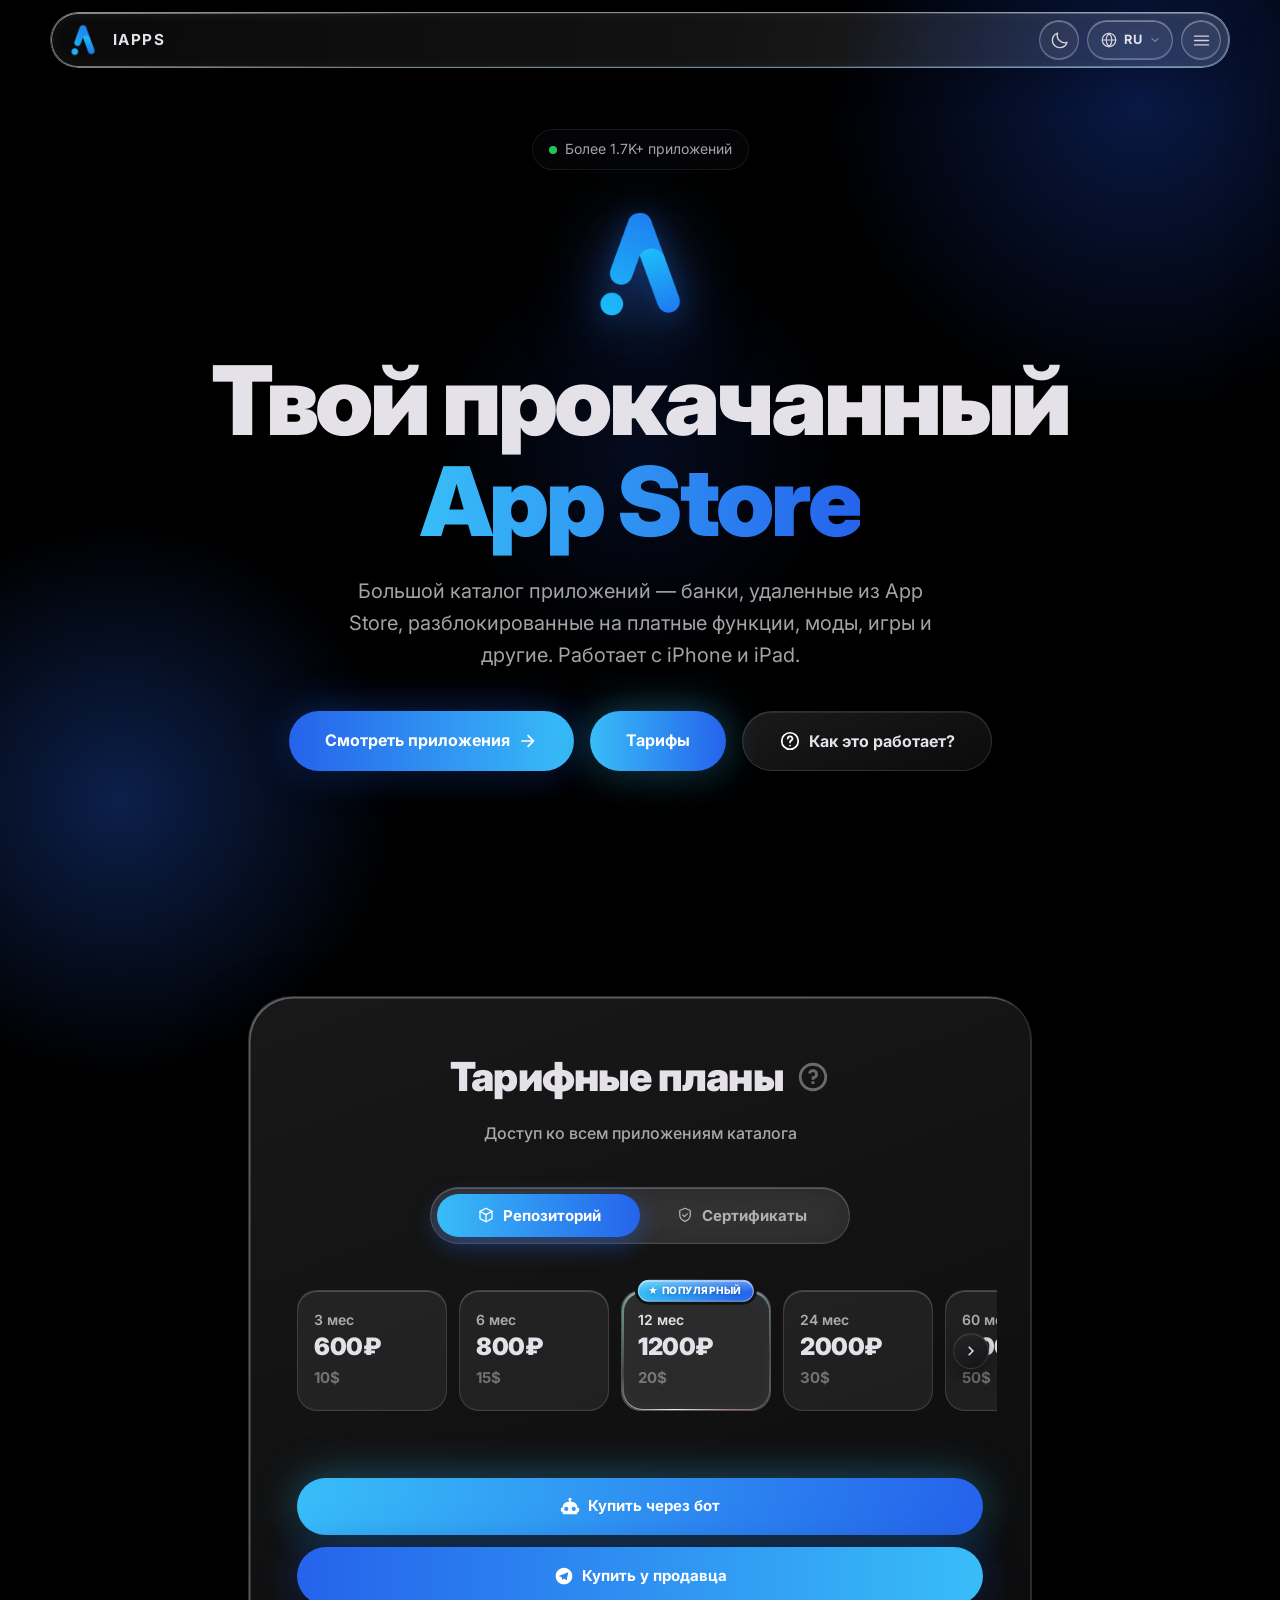
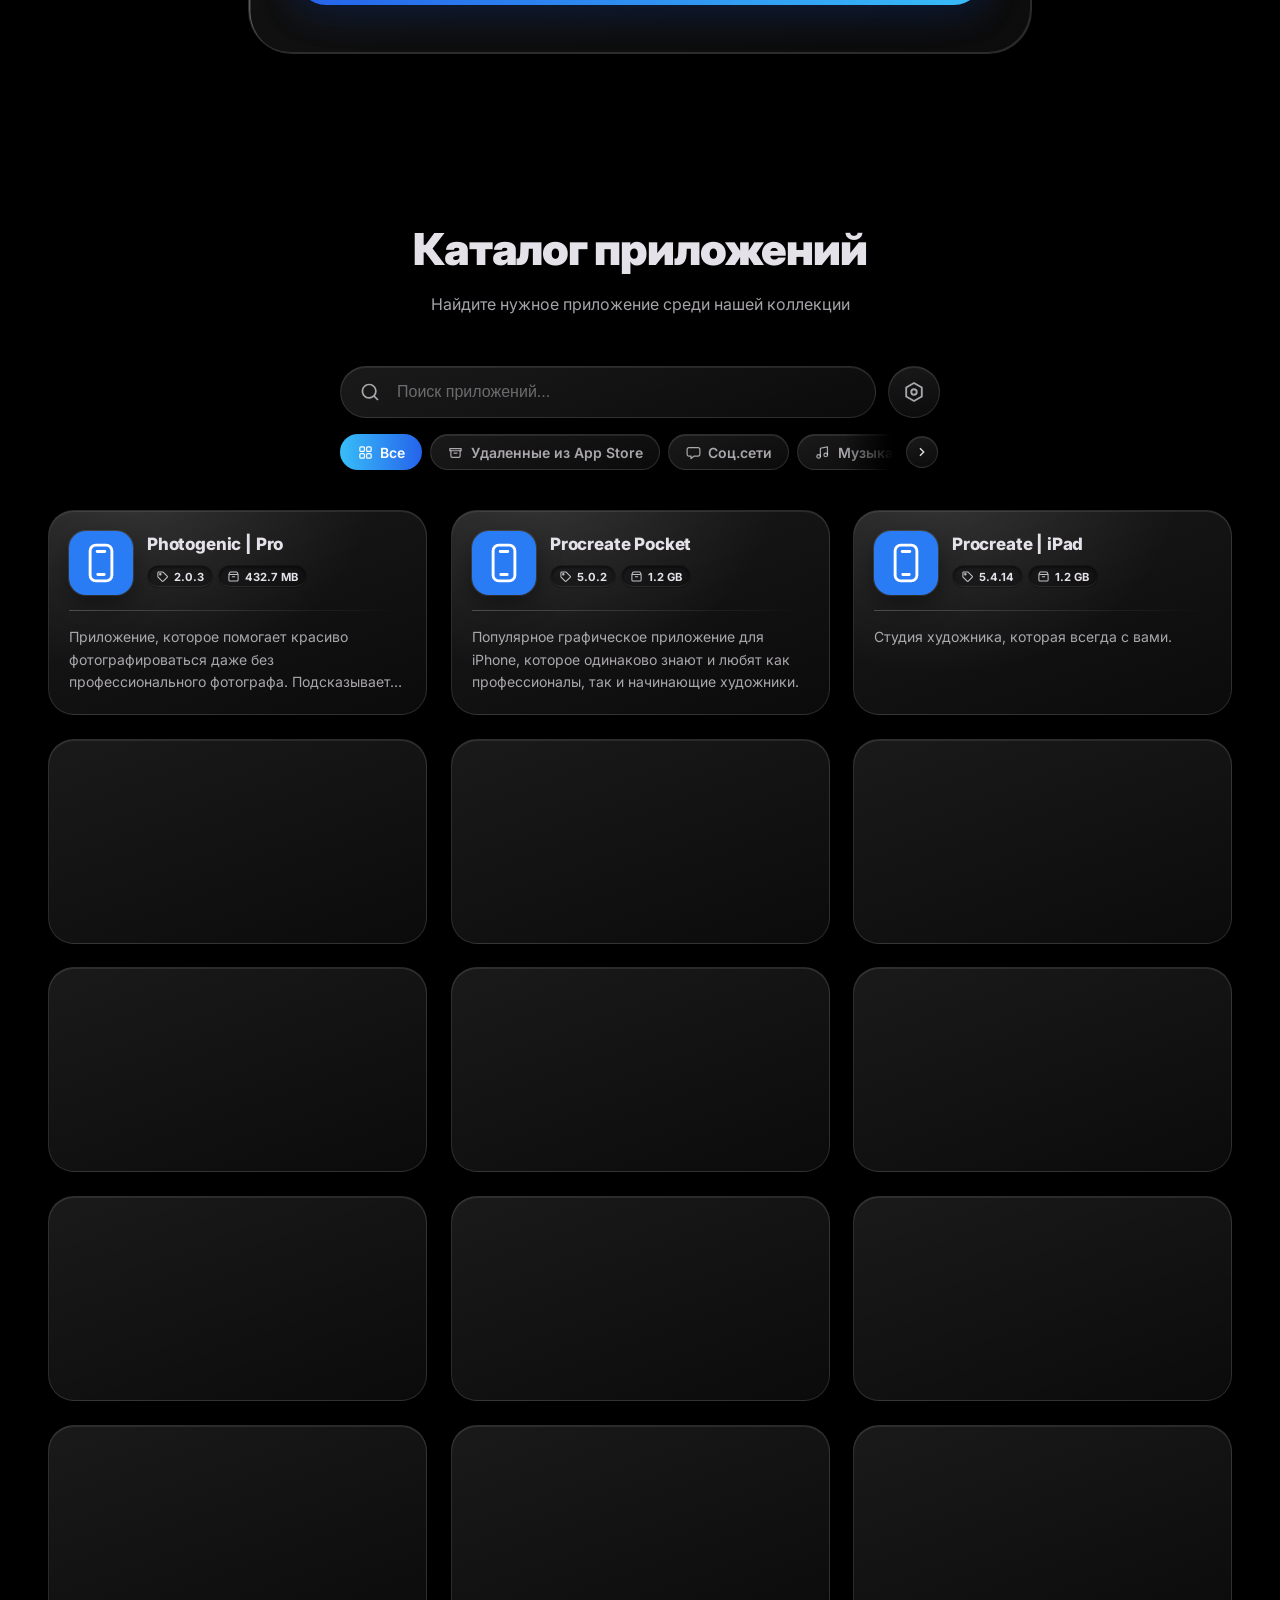
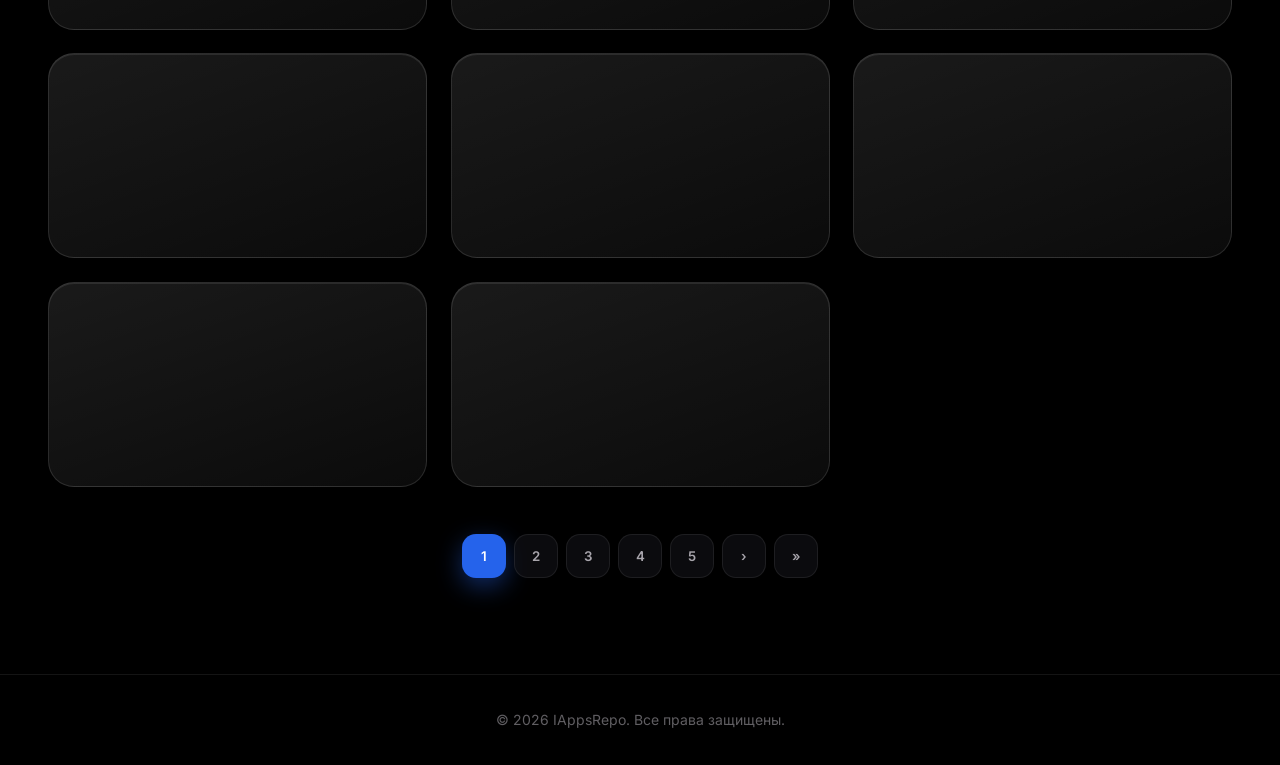
<file: index.html>
<!DOCTYPE html>
<html lang="ru" data-theme="dark">
<head>
    <meta charset="UTF-8">
    <meta name="viewport" content="width=device-width, initial-scale=1.0, maximum-scale=1.0, user-scalable=no, viewport-fit=cover">
    <meta name="theme-color" content="#000000" media="(prefers-color-scheme: dark)">
    <meta name="theme-color" content="#f3f8ff" media="(prefers-color-scheme: light)">
    <title data-i18n="page.title">iApps - Сертификат разработчика Apple и приложения для iPhone</title>
    <link rel="icon" type="image/png" href="Images/Profile.PNG">
    <link rel="apple-touch-icon" href="Images/Profile.PNG">
    <link rel="stylesheet" href="Styles/Style.css?v=95">
    <link rel="preconnect" href="https://fonts.googleapis.com">
    <link rel="preconnect" href="https://fonts.gstatic.com" crossorigin>
    <link rel="preload" as="style" href="https://fonts.googleapis.com/css2?family=Inter:wght@300;400;500;600;700;800&display=swap" onload="this.onload=null;this.rel='stylesheet'">
    <noscript><link href="https://fonts.googleapis.com/css2?family=Inter:wght@300;400;500;600;700;800&display=swap" rel="stylesheet"></noscript>
    <style id="access-styles">
/* ===== Access: switch + slider ===== */
.access-switch { position: relative; display: grid; grid-template-columns: 1fr 1fr; padding: 0.375rem; margin: 0 auto 2rem; max-width: 420px; background: var(--bg-glass); border: 1px solid var(--border); border-radius: 9999px; backdrop-filter: blur(20px); -webkit-backdrop-filter: blur(20px); }
.access-switch__thumb { position: absolute; top: 0.375rem; bottom: 0.375rem; left: 0.375rem; width: calc(50% - 0.375rem); background: var(--gradient-1); border-radius: 9999px; box-shadow: 0 8px 24px var(--accent-glow); transition: transform var(--transition); pointer-events: none; background-origin: border-box; }
.access-switch[data-active="1"] .access-switch__thumb { transform: translateX(100%); }
.access-switch__btn { position: relative; z-index: 1; display: flex; align-items: center; justify-content: center; gap: 0.5rem; padding: 0.75rem 0.5rem; border-radius: 9999px; font-weight: 700; font-size: 0.9375rem; color: var(--text-secondary); transition: color var(--transition); white-space: nowrap; }
.access-switch__btn.is-active { color: #fff; }
.access-switch__btn:not(.is-active):hover { color: var(--text-primary); }

.access-slider__track { display: flex; align-items: flex-start; transition: transform var(--transition-slow); will-change: transform; }

.pricing__actions { display: flex; flex-direction: column; gap: 0.75rem; margin-top: 1.5rem; }
.pricing__actions .btn { padding: 1.05rem 1.5rem; text-align: center; }
.pricing__actions .btn--glass svg { fill: currentColor; }

@media (max-width: 480px) {
    .access-switch { margin-bottom: 1.5rem; }
    .access-switch__btn { font-size: 0.8125rem; gap: 0.25rem; padding: 0.7rem 0.25rem; }
    .pricing__actions .btn { font-size: 0.875rem; padding: 0.95rem 1rem; }
}
@media (prefers-reduced-motion: reduce) {
    .access-slider__track, .access-switch__thumb, }

/* ===== Access slider (fix: neighbour panel no longer peeks) ===== */
.access-slider { overflow: hidden; margin: 0 -14px 0.5rem; transition: height var(--transition); touch-action: pan-y; }
.access-slider__panel { flex: 0 0 100%; min-width: 0; padding: 14px; box-sizing: border-box; transition: visibility 0s; }
.access-slider__panel[inert] { visibility: hidden; transition: visibility 0s linear 0.5s; }

/* ===== Tariff tiles: one scrollable row ===== */
.pricing__scroll-wrap { position: relative; }
.pricing__scroll { position: relative; display: flex; gap: 0.75rem; margin: -14px; padding: 14px; overflow-x: auto; overflow-y: hidden; scroll-snap-type: x proximity; scroll-padding: 0 14px; -webkit-overflow-scrolling: touch; overscroll-behavior-x: contain; scrollbar-width: none; cursor: grab; }
.pricing__scroll::-webkit-scrollbar { display: none; }
.pricing__scroll.is-dragging { cursor: grabbing; scroll-snap-type: none; }
.pricing__scroll.is-dragging .pricing__item { pointer-events: none; }
.pricing__scroll .pricing__item { flex: 0 0 auto; width: 150px; padding: 1.25rem 1rem; gap: 0.375rem; scroll-snap-align: start; border-radius: 20px; justify-content: center; min-height: 120px; }
.pricing__scroll .pricing__duration { font-size: 0.875rem; line-height: 1.25; }
.pricing__scroll .pricing__price { font-size: 1.5rem; line-height: 1.1; }
.pricing__price-alt { font-size: 0.9375rem; font-weight: 700; color: var(--text-muted); letter-spacing: -0.01em; }
.pricing__scroll .pricing__badge { top: 0; left: 50%; right: auto; transform: translate(-50%, -50%); }

.pricing__arrow { position: absolute; top: 50%; z-index: 3; width: 36px; height: 36px; margin-top: -18px; display: flex; align-items: center; justify-content: center; border-radius: 50%; background: var(--bg-secondary); border: 1px solid var(--border-hover); box-shadow: var(--shadow-md); transition: all var(--transition); }
.pricing__arrow[hidden] { display: none; }
.pricing__arrow svg { fill: var(--text-primary); }
.pricing__arrow:hover { background: var(--accent); border-color: transparent; }
.pricing__arrow:hover svg { fill: #fff; }
.pricing__arrow--prev { left: -6px; }
.pricing__arrow--next { right: -6px; }
@media (hover: none) { .pricing__arrow { display: none !important; } }

/* ===== Sky-blue bot button ===== */
.btn--sky { background: linear-gradient(90deg, #38bdf8 0%, #2563eb 100%); color: white; box-shadow: var(--shadow-md), 0 0 40px rgba(56, 189, 248, 0.45); background-origin: border-box; }
.btn--sky:hover { transform: translateY(-2px) scale(1.02); box-shadow: var(--shadow-lg), 0 0 70px rgba(56, 189, 248, 0.6); }
.btn--sky:active { transform: scale(0.98); }
.btn--sky svg { fill: currentColor; }

@media (max-width: 480px) {
    .pricing__scroll .pricing__item { width: 128px; padding: 1rem 0.75rem; min-height: 108px; }
    .pricing__scroll .pricing__price { font-size: 1.25rem; }
    .pricing__scroll .pricing__duration { font-size: 0.8125rem; }
}


/* названия тарифов — всегда в одну строку, плитка подстраивается по ширине */
.pricing__scroll .pricing__duration { white-space: nowrap; }
    </style>

    <style id="category-styles">
        .search-bar { margin-bottom: 1rem; }
        .category-bar { position: relative; max-width: 600px; margin: 0 auto 2.5rem; }
        .category-bar__scroll { --sl: 0px; --fl: 0px; --sr: 0px; --fr: 0px; display: flex; gap: 0.5rem; position: relative; padding: 14px 12px; margin: -14px -12px; scroll-padding: 0 12px; overflow-x: auto; overflow-y: hidden; scroll-snap-type: none; -webkit-overflow-scrolling: touch; overscroll-behavior-x: contain; scrollbar-width: none; cursor: grab; -webkit-mask-image: linear-gradient(90deg, transparent 0, transparent var(--sl), #000 var(--fl), #000 calc(100% - var(--fr)), transparent calc(100% - var(--sr)), transparent 100%); mask-image: linear-gradient(90deg, transparent 0, transparent var(--sl), #000 var(--fl), #000 calc(100% - var(--fr)), transparent calc(100% - var(--sr)), transparent 100%); }
        .category-bar__scroll::-webkit-scrollbar { display: none; }
        .category-bar__scroll.fade-l { --sl: 58px; --fl: 108px; }
        .category-bar__scroll.fade-r { --sr: 58px; --fr: 108px; }
        @media (hover: none) { .category-bar__scroll.fade-l { --sl: 0px; --fl: 28px; } .category-bar__scroll.fade-r { --sr: 0px; --fr: 28px; } }   /* на телефоне стрелок нет: обычное лёгкое затухание */
        .category-bar__scroll.is-dragging { cursor: grabbing; scroll-snap-type: none; }
        .category-bar__scroll.is-dragging .cat-chip { pointer-events: none; }
        .cat-chip { touch-action: manipulation; flex: 0 0 auto; display: inline-flex; align-items: center; gap: 0.4rem; padding: 0.55rem 1rem; background: var(--bg-card); border: 1px solid var(--border); border-radius: 9999px; color: var(--text-secondary); font-size: 0.875rem; font-weight: 600; white-space: nowrap; scroll-snap-align: start; backdrop-filter: blur(20px); -webkit-backdrop-filter: blur(20px); transition: all var(--transition); }
        .cat-chip:hover { border-color: var(--border-hover); color: var(--text-primary); }
        .cat-chip.is-active { background: var(--gradient-1); background-origin: border-box; border-color: transparent; color: #fff; box-shadow: none; }
        .cat-chip__emoji { font-size: 1rem; line-height: 1; }
        .cat-arrow { position: absolute; top: 50%; z-index: 3; width: 32px; height: 32px; margin-top: -16px; display: flex; align-items: center; justify-content: center; border-radius: 50%; background: var(--bg-secondary); border: 1px solid var(--border-hover); box-shadow: var(--shadow-md); transition: all var(--transition); }
        .cat-arrow[hidden] { display: none; }
        .cat-arrow svg { fill: var(--text-primary); }
        .cat-arrow:hover { background: var(--accent); border-color: transparent; }
        .cat-arrow:hover svg { fill: #fff; }
        .cat-arrow--prev { left: 2px; }
        .cat-arrow--next { right: 2px; }
        @media (hover: none) { .cat-arrow { display: none !important; } }
        @media (max-width: 480px) {
            .category-bar { margin-bottom: 1.5rem; }
            .cat-chip { padding: 0.5rem 0.875rem; font-size: 0.8125rem; }
        }
    </style>

    <style id="info-styles">
        .pricing__title-row { display: flex; align-items: center; justify-content: center; gap: 0.75rem; margin-bottom: 0.75rem; }
        .pricing__title-row .pricing__title { margin: 0; }
        .info-btn { flex-shrink: 0; width: 34px; height: 34px; display: flex; align-items: center; justify-content: center; border-radius: 50%; color: var(--text-muted); transition: all var(--transition); }
        .info-btn svg { width: 100%; height: 100%; }
        .info-btn:hover { color: var(--accent); transform: scale(1.1); }
        .info-btn:active { transform: scale(0.95); }
        .info-btn:focus-visible { outline: 2px solid var(--accent); outline-offset: 2px; }
        .info-item { padding: 1.25rem; background: var(--bg-card); border: 1px solid var(--border); border-radius: 20px; }
        .info-item + .info-item { margin-top: 0.875rem; }
        .info-item__title { font-size: 1.0625rem; font-weight: 800; letter-spacing: -0.01em; margin-bottom: 0.5rem; }
        .info-item__text { font-size: 0.9375rem; line-height: 1.6; color: var(--text-secondary); }
        @media (max-width: 480px) {
            .pricing__title-row { gap: 0.5rem; }
            .info-btn { width: 28px; height: 28px; }
            .info-item { padding: 1rem; }
            .info-item__title { font-size: 1rem; }
            .info-item__text { font-size: 0.875rem; }
        }
    </style>

    <style id="cert-card-styles">
        .pricing__scroll .pricing__item.cert-card { width: 320px; min-height: 0; padding: 1.5rem 1.25rem; gap: 1.125rem; align-items: stretch; justify-content: flex-start; border-radius: 26px; cursor: pointer; }
        .cert-card__head { display: flex; align-items: center; gap: 0.875rem; }
        .cert-card__icon { flex-shrink: 0; width: 48px; height: 48px; display: flex; align-items: center; justify-content: center; border-radius: 14px; background: var(--bg-tertiary); border: 1px solid var(--border); font-size: 1.0625rem; font-weight: 800; letter-spacing: -0.02em; color: var(--accent-soft); }
        [data-theme="light"] .cert-card__icon { color: var(--accent); }
        .cert-card__name { font-size: 1.375rem; font-weight: 800; letter-spacing: -0.02em; color: var(--text-primary); white-space: nowrap; }
        .cert-card__priceRow { display: flex; align-items: baseline; flex-wrap: wrap; gap: 0.5rem; padding-bottom: 1.125rem; border-bottom: 1px solid var(--border); }
        .cert-card .pricing__price { font-size: 2.125rem; line-height: 1; }
        .cert-card__tag { font-size: 0.75rem; font-weight: 600; letter-spacing: 0.08em; text-transform: uppercase; color: var(--text-muted); font-family: ui-monospace, SFMono-Regular, Menlo, Consolas, monospace; }
        .cert-card__list { display: flex; flex-direction: column; gap: 0.75rem; flex: 1; }
        .cert-card__li { display: flex; align-items: flex-start; gap: 0.625rem; font-size: 0.9375rem; line-height: 1.35; color: var(--text-primary); font-weight: 500; }
        .cert-card__li svg { flex-shrink: 0; margin-top: 1px; fill: var(--accent); }
        .cert-card__cta { display: flex; align-items: center; justify-content: center; padding: 0.875rem; border-radius: 14px; background: var(--bg-tertiary); border: 1px solid var(--border); font-weight: 700; font-size: 0.9375rem; color: var(--text-primary); transition: all var(--transition); }
        .cert-card__cta-on { display: none; }
        .cert-card:hover .cert-card__cta { border-color: var(--border-hover); }
        .cert-card.pricing__item--selected .cert-card__cta { background: var(--sel); border-color: transparent; color: #fff; box-shadow: none; background-origin: border-box; }
        .cert-card.pricing__item--selected .cert-card__cta-off { display: none; }
        .cert-card.pricing__item--selected .cert-card__cta-on { display: inline; }
        .cert-card.pricing__item--selected .cert-card__name { color: var(--accent-soft); }
        [data-theme="light"] .cert-card.pricing__item--selected .cert-card__name { color: var(--accent); }
        @media (max-width: 480px) {
            .pricing__scroll .pricing__item.cert-card { width: 300px; padding: 1.25rem 1rem; gap: 1rem; }
            .cert-card__icon { width: 42px; height: 42px; font-size: 0.9375rem; }
            .cert-card__name { font-size: 1.1875rem; }
            .cert-card .pricing__price { font-size: 1.875rem; }
            .cert-card__li { font-size: 0.875rem; }
        }
    </style>

    <style id="lang-styles">
        .lang-toggle svg { fill: var(--text-secondary); transition: fill var(--transition); }
        .lang-toggle:hover svg { fill: var(--accent); }
        .lang-toggle__code { position: absolute; right: 4px; bottom: 3px; font-size: 0.5rem; font-weight: 800; letter-spacing: 0.03em; line-height: 1; color: var(--accent); pointer-events: none; }
        .header__actions { gap: 0.5rem; }
    </style>

    <style id="rights-styles">
        #panelCert .pricing__scroll { align-items: flex-start; }
        .cert-card { text-align: left; }
        .cert-card:focus-visible { outline: 2px solid var(--accent); outline-offset: 3px; }
        .cert-card__rights { display: block; }
        .cert-card__rights-toggle { width: 100%; display: flex; align-items: center; gap: 0.5rem; padding: 0.75rem 0.875rem; border-radius: 14px; background: transparent; border: 1px dashed var(--border-hover); color: var(--text-secondary); font: inherit; font-size: 0.875rem; font-weight: 600; text-align: left; cursor: pointer; transition: all var(--transition); }
        .cert-card__rights-toggle:hover { border-color: var(--accent); color: var(--text-primary); }
        .cert-card__rights-toggle:focus-visible { outline: 2px solid var(--accent); outline-offset: 2px; }
        .cert-card__rights-label { flex: 1; }
        .cert-card__rights-count { min-width: 1.5rem; padding: 0.125rem 0.5rem; border-radius: 9999px; background: var(--bg-tertiary); border: 1px solid var(--border); font-size: 0.75rem; font-weight: 700; text-align: center; color: var(--text-muted); }
        .cert-card__chev { fill: currentColor; transition: transform var(--transition); }
        .cert-card__rights.is-open .cert-card__rights-toggle { border-style: solid; border-color: var(--accent); color: var(--text-primary); }
        .cert-card__rights.is-open .cert-card__chev { transform: rotate(180deg); }
        .cert-card__rights-panel { display: grid; grid-template-rows: 0fr; visibility: hidden; transition: grid-template-rows 0.35s ease, visibility 0s linear 0.35s; cursor: default; }
        .cert-card__rights.is-open .cert-card__rights-panel { grid-template-rows: 1fr; visibility: visible; transition: grid-template-rows 0.35s ease, visibility 0s; }
        .cert-card__rights-inner { min-height: 0; overflow: hidden; }
        .cert-card__rights-list { list-style: none; margin: 0.625rem 0 0; padding: 0.25rem 0.25rem 0.25rem 0; max-height: 264px; overflow-y: auto; overscroll-behavior: contain; -webkit-overflow-scrolling: touch; scrollbar-width: thin; scrollbar-color: var(--border-hover) transparent; touch-action: pan-y; user-select: text; -webkit-user-select: text; }
        .cert-card__rights-list::-webkit-scrollbar { width: 6px; }
        .cert-card__rights-list::-webkit-scrollbar-thumb { background: var(--border-hover); border-radius: 3px; }
        .cert-card__rights-list li { padding: 0.5rem 0.25rem; border-bottom: 1px solid var(--border); }
        .cert-card__rights-list li:last-child { border-bottom: 0; }
        .cert-card__rights-name { display: block; font-size: 0.875rem; font-weight: 700; color: var(--text-primary); line-height: 1.3; }
        .cert-card__rights-key { display: block; margin-top: 0.125rem; font-family: ui-monospace, SFMono-Regular, Menlo, Consolas, monospace; font-size: 0.6875rem; line-height: 1.4; color: var(--text-muted); overflow-wrap: anywhere; }
        @media (prefers-reduced-motion: reduce) { .cert-card__rights-panel, .cert-card__chev { transition: none; } }
    </style>
    <style id="scroll-fix">
        html { scroll-behavior: auto !important; }
    </style>
    <style id="jit-fit">
        .pricing__scroll .pricing__item.cert-card[data-duration*="JIT"] { width: 320px; }
        .cert-card[data-duration*="JIT"] .cert-card__list .cert-card__li:first-child > span { white-space: nowrap; }
        @media (max-width: 480px) { .pricing__scroll .pricing__item.cert-card[data-duration*="JIT"] { width: 300px; } }
    </style>

    <style id="menu-styles">
        .mobile-menu__info { display: flex; align-items: center; min-height: 56px; }
        .mobile-menu__name { line-height: 1; }
        /* тёмная плитка с тонкой рамкой в тон сайта и мягкий белый значок (не слепит) */
        .mobile-menu__link-icon { width: 42px; height: 42px; border-radius: 14px; background: linear-gradient(145deg, #1d1d2a, #12121b); border: 1px solid rgba(var(--accent-rgb), 0.32); box-shadow: inset 0 1px 0 rgba(255, 255, 255, 0.06); }
        .mobile-menu__link-icon svg { width: 22px; height: 22px; color: #d9dce8; fill: none; stroke: currentColor; stroke-width: 1.8; stroke-linecap: round; stroke-linejoin: round; }
        [data-theme="light"] .mobile-menu__link-icon { border-color: rgba(42, 124, 245, 0.3); box-shadow: 0 4px 12px rgba(20, 70, 160, 0.22); }
        /* на градиентной строке (наведение, «Получить доступ») плитка остаётся тёмной */
        .mobile-menu__link:hover .mobile-menu__link-icon, .mobile-menu__link--cta .mobile-menu__link-icon { background: rgba(10, 10, 20, 0.38); border-color: rgba(255, 255, 255, 0.22); box-shadow: none; }
        .mobile-menu__link:hover .mobile-menu__link-icon svg, .mobile-menu__link--cta .mobile-menu__link-icon svg { fill: none; stroke: currentColor; color: #e6e8f2; }
        .mobile-menu__link--cta { color: #fff; border-color: transparent; box-shadow: 0 10px 28px var(--accent-glow); }
        .mobile-menu__link--cta::before { opacity: 1; }
        .mobile-menu__link--cta .mobile-menu__link-arrow { fill: #fff; opacity: 0.9; }
        .mobile-menu__nav { padding-bottom: 0; }
        @media (max-width: 480px) { .mobile-menu__info { min-height: 48px; } }
    </style>

    <style id="categories-styles">
        .app-detail__categories { display: flex; flex-wrap: wrap; gap: 0.5rem; }
    </style>
    <style id="header-name-styles">
        .header__logo-text { display: inline-block !important; letter-spacing: 0.06em; font-weight: 800; }
        @media (max-width: 480px) {
            .header__logo { gap: 0.5rem; }
            .header__logo-text { font-size: 1.0625rem; }
        }
        @media (max-width: 360px) {
            .header__logo-text { font-size: 1rem; letter-spacing: 0.04em; }
            .header__actions { gap: 0.375rem; }
        }
    </style>
    <style id="warranty-styles">
        .cert-card__accs { display: grid; gap: 0.625rem; }
        .cert-card__warranty-body { margin-top: 0.625rem; display: grid; gap: 0.875rem; padding: 0.25rem 0.25rem 0.25rem 0; cursor: default; }
        .cert-card__warranty-term { display: flex; align-items: center; justify-content: space-between; gap: 0.75rem; padding: 0.75rem 0.875rem; border-radius: 12px; background: var(--bg-tertiary); border: 1px solid var(--border); font-size: 0.875rem; color: var(--text-secondary); }
        .cert-card__warranty-term strong { color: var(--text-primary); font-weight: 800; white-space: nowrap; }
        .cert-card__warranty-item strong { display: block; margin-bottom: 0.25rem; font-size: 0.9375rem; font-weight: 800; color: var(--text-primary); }
        .cert-card__warranty-item p { font-size: 0.875rem; line-height: 1.55; color: var(--text-secondary); }
    </style>
    <style id="hero-logo-styles">
        .hero__logo-wrap { margin: 0 auto 1.5rem; }
        .hero__logo { display: block; width: clamp(88px, 12vw, 124px); height: auto; margin: 0 auto; filter: drop-shadow(0 14px 38px rgba(59, 130, 246, 0.5)) drop-shadow(0 4px 14px rgba(var(--accent-rgb), 0.35)); animation: heroLogoFloat 6s ease-in-out infinite; }
        @keyframes heroLogoFloat { 0%, 100% { transform: translateY(0); } 50% { transform: translateY(-8px); } }
        @media (max-width: 480px) { .hero__logo-wrap { margin-bottom: 1.125rem; } }
        @media (prefers-reduced-motion: reduce) { .hero__logo { animation: none; } }
    </style>
    <style id="app-list-styles">
        /* ===== единая «стеклянная» поверхность: мини-карточки, поиск, фильтры и категории ===== */
        :root { --glass-bg: linear-gradient(160deg, rgba(255, 255, 255, 0.1) 0%, rgba(255, 255, 255, 0.045) 100%); --glass-border: rgba(255, 255, 255, 0.12); --glass-hi: inset 0 1px 0 rgba(255, 255, 255, 0.09); --glass-shadow: 0 12px 34px rgba(0, 0, 0, 0.3); }
        [data-theme="light"] { --glass-bg: linear-gradient(160deg, rgba(255, 255, 255, 0.9) 0%, rgba(232, 243, 255, 0.76) 100%); --glass-border: rgba(42, 124, 245, 0.22); --glass-hi: inset 0 1px 0 rgba(255, 255, 255, 0.9); --glass-shadow: 0 10px 28px rgba(20, 70, 160, 0.14); }

        /* мини-карточки каталога */
        #app-list .app-item { position: relative; overflow: hidden; padding: 1.25rem; border-radius: 26px; opacity: 1; animation-fill-mode: backwards;
            background: var(--glass-bg); border: 1px solid var(--glass-border); box-shadow: var(--glass-shadow), var(--glass-hi); }
        #app-list .app-item::before { content: ''; position: absolute; inset: 0; background: radial-gradient(ellipse at 22% -12%, rgba(255, 255, 255, 0.12), transparent 58%); pointer-events: none; }
        [data-theme="light"] #app-list .app-item::before { background: radial-gradient(ellipse at 22% -12%, rgba(var(--accent-rgb), 0.1), transparent 58%); }
        #app-list .app-item > * { position: relative; }
        @media (hover: hover) {
            #app-list .app-item:hover { transform: translateY(-5px); border-color: rgba(37, 99, 235, 0.85);
                background: linear-gradient(160deg, rgba(255, 255, 255, 0.14) 0%, rgba(255, 255, 255, 0.07) 100%);
                box-shadow: 0 22px 56px rgba(0, 0, 0, 0.4), 0 10px 40px rgba(37, 99, 235, 0.16), var(--glass-hi); }
            [data-theme="light"] #app-list .app-item:hover { background: rgba(255, 255, 255, 0.96); box-shadow: 0 20px 50px rgba(20, 70, 160, 0.18), 0 10px 36px rgba(37, 99, 235, 0.16); }
        }
        #app-list .app-header { align-items: flex-start; gap: 0.875rem; margin-bottom: 0; }
        #app-list .app-header img { width: 64px; height: 64px; border-radius: 17px; box-shadow: 0 10px 24px rgba(0, 0, 0, 0.4), 0 0 0 1px rgba(255, 255, 255, 0.14); }
        #app-list .app-header__info h3 { font-size: 1.0625rem; font-weight: 800; margin-bottom: 0; }
        /* версия и размер всегда в одну строку, как на телефоне */
        .app-pills { display: flex; flex-wrap: nowrap; gap: 0.35rem; min-width: 0; margin-top: 0.45rem; }
        .app-pill { display: inline-flex; align-items: center; gap: 0.3rem; flex: 0 1 auto; min-width: 0; padding: 0.2rem 0.5rem; border-radius: 9999px; background: rgba(255, 255, 255, 0.08); border: 1px solid rgba(255, 255, 255, 0.15); color: var(--text-primary); font-size: 0.7rem; font-weight: 700; line-height: 1.3; }
        .app-pill svg { width: 13px; height: 13px; flex-shrink: 0; fill: none; stroke: currentColor; stroke-width: 1.9; stroke-linecap: round; stroke-linejoin: round; opacity: 0.85; }
        .app-pill > span { min-width: 0; white-space: nowrap; overflow: hidden; text-overflow: ellipsis; }
        #app-list .app-item hr { height: 1px; margin: 0.95rem 0; border: 0; background: linear-gradient(90deg, rgba(255, 255, 255, 0.22), rgba(255, 255, 255, 0)); }
        [data-theme="light"] .app-pill { background: rgba(42, 124, 245, 0.08); border-color: rgba(42, 124, 245, 0.2); }
        [data-theme="light"] #app-list .app-item hr { background: linear-gradient(90deg, rgba(42, 124, 245, 0.24), rgba(15, 23, 42, 0)); }

        /* поиск, кнопка фильтров и строка категорий в том же стиле */
        .search-bar .search__input { background: var(--glass-bg); border: 1px solid var(--glass-border); box-shadow: var(--glass-shadow), var(--glass-hi); }
        .search-bar .search__input:focus { border-color: rgba(37, 99, 235, 0.7); box-shadow: 0 0 0 4px rgba(37, 99, 235, 0.16), 0 14px 40px rgba(0, 0, 0, 0.3), var(--glass-hi); }
        .search-bar .settings-btn { background: var(--glass-bg); border: 1px solid var(--glass-border); box-shadow: var(--glass-shadow), var(--glass-hi); }
        .search-bar .settings-btn:hover { background: var(--sel); background-origin: border-box; border-color: transparent; color: #fff; box-shadow: none; }
        .search-bar .search:focus-within .search__icon, .search-bar .search__input:focus ~ .search__icon { fill: var(--accent); }
        /* окно фильтров: выбранное окрашено так же, как выбранная категория, без свечения */
        .chip input:checked + span, .category-chip:has(input:checked) { background: var(--gradient-1); background-origin: border-box; border-color: transparent; color: #fff; box-shadow: none; }
        @media (hover: hover) { .chip:hover span, .category-chip:hover { border-color: rgba(37, 99, 235, 0.6); } }
        .category-bar .cat-chip { background: var(--glass-bg); border: 1px solid var(--glass-border); box-shadow: var(--glass-hi); }
        @media (hover: hover) { .category-bar .cat-chip:hover { border-color: rgba(37, 99, 235, 0.65); color: var(--text-primary); } .category-bar .cat-chip.is-active:hover { border-color: transparent; color: #fff; } }
        .category-bar .cat-chip.is-active { background: var(--gradient-1); background-origin: border-box; border-color: transparent; color: #fff; box-shadow: none; }
        .category-bar .cat-arrow { background: var(--glass-bg); border: 1px solid var(--glass-border); box-shadow: var(--glass-shadow), var(--glass-hi); }
        .category-bar .cat-arrow:hover { background: var(--sel); background-origin: border-box; border-color: transparent; box-shadow: none; }
        @media (max-width: 768px) { #app-list .app-header img { width: 58px; height: 58px; } }
        @media (max-width: 480px) {
            #app-list .app-item { padding: 1rem; border-radius: 22px; }
            #app-list .app-header img { width: 52px; height: 52px; border-radius: 15px; }
            #app-list .app-header__info h3 { font-size: 0.9375rem; }
            .app-pill { font-size: 0.68rem; padding: 0.2rem 0.5rem; }
        }
        @media (max-width: 360px) { #app-list .app-header img { width: 46px; height: 46px; } }
    </style>
    <style id="faq-styles">
        /* ===== кнопка «Как это работает?» и окно с вопросами ===== */
        .btn--glass { background: var(--glass-bg, rgba(255, 255, 255, 0.07)); border: 1px solid var(--glass-border, rgba(255, 255, 255, 0.14)); color: var(--text-primary); box-shadow: var(--glass-hi, none); backdrop-filter: blur(14px); -webkit-backdrop-filter: blur(14px); }
        .btn--glass svg { fill: none; stroke: var(--text-primary); }
        @media (hover: hover) { .btn--glass:hover { border-color: rgba(37, 99, 235, 0.65); transform: translateY(-2px); } }
        .modal .modal__content--faq { width: min(780px, 100%); max-width: 780px; height: min(85vh, 760px); }   /* постоянная высота: окно не прыгает при смене категории */
        .modal .modal__content--faq::before { top: 0; right: 0; }   /* декоративное пятно не выступает за край окна: нет лишней горизонтальной прокрутки */
        .faq-chips { --fl: 0px; --fr: 0px; display: flex; flex-wrap: nowrap; gap: 0.5rem; margin: -2px -2px 1.25rem; padding: 2px; overflow-x: auto; overflow-y: hidden; scrollbar-width: none; -webkit-overflow-scrolling: touch; cursor: grab;
            -webkit-mask-image: linear-gradient(90deg, transparent 0, #000 var(--fl), #000 calc(100% - var(--fr)), transparent 100%); mask-image: linear-gradient(90deg, transparent 0, #000 var(--fl), #000 calc(100% - var(--fr)), transparent 100%); }
        .faq-chips::-webkit-scrollbar { display: none; }
        .faq-chips.fade-l { --fl: 28px; }
        .faq-chips.fade-r { --fr: 28px; }
        .faq-chips.is-dragging { cursor: grabbing; user-select: none; }
        .faq-chips.is-dragging .faq-chip { pointer-events: none; }
        .faq-chip { flex: 0 0 auto; white-space: nowrap; padding: 0.6rem 1.15rem; border-radius: 9999px; background: var(--glass-bg, rgba(255, 255, 255, 0.07)); border: 1px solid var(--glass-border, rgba(255, 255, 255, 0.14)); color: var(--text-secondary); font-size: 0.875rem; font-weight: 700; touch-action: manipulation; transition: all var(--transition); }
        @media (hover: hover) { .faq-chip:hover { border-color: rgba(37, 99, 235, 0.6); color: var(--text-primary); } }
        .faq-chip.is-active { background: var(--gradient-1); background-origin: border-box; border-color: transparent; color: #fff; }
        .faq-heading { margin: 0 0 0.25rem; font-size: 1.5rem; font-weight: 800; letter-spacing: -0.02em; color: var(--text-primary); }
        .faq-item { border-bottom: 1px solid var(--border); }
        .faq-q { width: 100%; display: flex; align-items: center; gap: 1rem; padding: 1.1rem 0; text-align: left; font-size: 1.0625rem; font-weight: 700; line-height: 1.35; color: var(--text-primary); background: none; border: 0; cursor: pointer; touch-action: manipulation; }
        .faq-num { flex-shrink: 0; width: 38px; height: 38px; display: grid; place-items: center; border-radius: 50%; background: var(--text-primary); color: var(--bg-primary); font-size: 0.9375rem; font-weight: 800; line-height: 1; }
        .faq-q > span:nth-child(2) { flex: 1; min-width: 0; }
        .faq-q svg { flex-shrink: 0; margin-left: auto; fill: var(--text-secondary); transition: transform 0.3s ease, fill 0.3s ease; }
        .faq-item.is-open .faq-q svg { transform: rotate(180deg); fill: var(--accent); }
        .faq-a { display: grid; grid-template-rows: 0fr; transition: grid-template-rows 0.3s ease; }
        .faq-item.is-open .faq-a { grid-template-rows: 1fr; }
        .faq-a__inner { min-height: 0; overflow: hidden; }
        .faq-a__inner { padding-left: calc(38px + 1rem); }
        .faq-a__inner p { margin: 0 0 0.85rem; font-size: 0.9688rem; line-height: 1.65; color: var(--text-secondary); }
        .faq-a__inner p:last-child { margin-bottom: 1.1rem; }
        .faq-a__inner strong { color: var(--text-primary); }
        @media (max-width: 480px) {
            .faq-heading { font-size: 1.25rem; }
            .faq-q { font-size: 1rem; padding: 1rem 0; }
            .faq-chip { padding: 0.5rem 0.95rem; font-size: 0.8125rem; }
            .faq-num { width: 34px; height: 34px; font-size: 0.875rem; }
            .faq-q { gap: 0.8rem; }
            .faq-a__inner { padding-left: calc(34px + 0.8rem); }
        }
    </style>
    <style id="pricing-styles">
        /* ===== тарифы: без свечения, плавные блоки «Гарантия» и «Список прав» ===== */
        .btn--glass svg { stroke: var(--text-primary); }
        [data-theme="dark"] .btn--glass svg { stroke: #fff; }
        @media (hover: none) { .pricing__item:hover { transform: none; } }
        .cert-card__cta { transition: background-color var(--transition), border-color var(--transition), color var(--transition); }
        .cert-card__rights-toggle { transition: border-color var(--transition), color var(--transition); touch-action: manipulation; -webkit-tap-highlight-color: transparent; }
        .cert-card__rights-panel { transition: grid-template-rows 0.4s cubic-bezier(0.22, 1, 0.36, 1), visibility 0s linear 0.4s; }
        .cert-card__rights.is-open .cert-card__rights-panel { transition: grid-template-rows 0.4s cubic-bezier(0.22, 1, 0.36, 1), visibility 0s; }
        .cert-card__rights-inner { opacity: 0; transition: opacity 0.2s ease; contain: paint; }
        .cert-card__rights.is-open .cert-card__rights-inner { opacity: 1; transition: opacity 0.35s ease 0.08s; }
        .cert-card__chev { transition: transform 0.35s cubic-bezier(0.22, 1, 0.36, 1); will-change: transform; }
        .access-slider { overflow-anchor: none; }
        /* размытие фона под переключателем заставляло телефон перерисовывать его на каждом кадре раскрытия блока */
        @media (max-width: 768px), (hover: none) { .access-switch { backdrop-filter: none; -webkit-backdrop-filter: none; } }
        @media (prefers-reduced-motion: reduce) { .cert-card__rights-panel, .cert-card__rights-inner, .cert-card__chev { transition: none; } }
    </style>
    <style id="pricing-glass">
        /* ===== тарифы: стекло того же цвета, что кнопка «Как это работает?» (нейтральная прозрачная панель + яркая кромка) =====
           Верхний слой с градиентом лежит отдельно и не меняет размер, когда блоки раскрываются: окно растёт без лишней перерисовки. */
        .pricing__card {
            border-radius: 44px;
            background: rgba(255, 255, 255, 0.045);
            border: 1px solid rgba(255, 255, 255, 0.13);
            box-shadow: inset 1.5px 1.5px 0 rgba(255, 255, 255, 0.3), inset -1px -1px 0 rgba(255, 255, 255, 0.12), 0 22px 56px rgba(0, 0, 0, 0.5);
        }
        .pricing__card::before { inset: auto; left: 0; right: 0; top: 0; height: 760px; will-change: transform;
            background: linear-gradient(160deg, rgba(255, 255, 255, 0.055) 0%, rgba(255, 255, 255, 0) 100%); }
        .pricing__card::after { content: none; }
        /* настоящее размытие фона только на компьютере; на телефоне оно давало рывки при раскрытии блоков */
        @media (hover: hover) and (pointer: fine) { .pricing__card { -webkit-backdrop-filter: blur(26px) saturate(1.5); backdrop-filter: blur(26px) saturate(1.5); } }
        .access-switch { background: rgba(255, 255, 255, 0.075); border: 1px solid rgba(255, 255, 255, 0.14); box-shadow: inset 0 1px 0 rgba(255, 255, 255, 0.22), inset 0 -1px 0 rgba(255, 255, 255, 0.04); }
        .pricing__item { background: rgba(255, 255, 255, 0.065); border: 1px solid rgba(255, 255, 255, 0.13); box-shadow: inset 0 1px 0 rgba(255, 255, 255, 0.2), inset 0 -1px 0 rgba(255, 255, 255, 0.03); }
        .pricing__item--selected { border-color: rgba(var(--accent-rgb), 0.8); box-shadow: inset 0 0 0 1px rgba(var(--accent-rgb), 0.8), inset 0 1px 0 rgba(255, 255, 255, 0.2); }
        @media (max-width: 480px) { .pricing__card { border-radius: 34px; } }

        [data-theme="light"] .pricing__card {
            background: rgba(232, 243, 255, 0.76);
            border-color: rgba(var(--accent-rgb), 0.22);
            box-shadow: inset 1.5px 1.5px 0 #ffffff, inset -1px -1px 0 rgba(var(--accent-rgb), 0.2), 0 22px 56px rgba(20, 70, 160, 0.2);
        }
        [data-theme="light"] .pricing__card::before { background: linear-gradient(160deg, rgba(255, 255, 255, 0.9) 0%, rgba(255, 255, 255, 0) 100%); }
        [data-theme="light"] .access-switch { background: rgba(255, 255, 255, 0.6); border-color: rgba(var(--accent-rgb), 0.18); box-shadow: inset 0 1px 0 #fff, 0 6px 18px rgba(20, 70, 160, 0.08); }
        [data-theme="light"] .pricing__item { background: rgba(255, 255, 255, 0.72); border-color: rgba(var(--accent-rgb), 0.16); box-shadow: inset 0 1px 0 #fff; }
        [data-theme="light"] .pricing__item--selected { border-color: rgba(var(--accent-rgb), 0.75); box-shadow: inset 0 0 0 1px rgba(var(--accent-rgb), 0.75), inset 0 1px 0 #fff; }
    </style>
    <style id="pricing-glass2">
        /* ===== тарифы: стрелки, бейджи, кнопки «Выбрать», «Гарантия» и «Список прав» в том же стекле ===== */
        .pricing__scroll-wrap .pricing__arrow { background: var(--glass-bg), var(--bg-secondary); border: 1px solid var(--glass-border); box-shadow: var(--glass-hi), 0 8px 20px rgba(0, 0, 0, 0.4); }
        [data-theme="light"] .pricing__scroll-wrap .pricing__arrow { box-shadow: var(--glass-hi), 0 8px 20px rgba(20, 70, 160, 0.16); }
        @media (hover: hover) { .pricing__scroll-wrap .pricing__arrow:hover { background: var(--sel); border-color: transparent; } }
        .cert-card .cert-card__icon, .cert-card .cert-card__rights-count, .cert-card .cert-card__cta, .cert-card .cert-card__warranty-term {
            background: var(--glass-bg); border: 1px solid var(--glass-border); box-shadow: var(--glass-hi);
        }
        /* кнопка «Выбрать»: стекло, пока тариф не выбран; выбранный остаётся синим */
        .cert-card.pricing__item--selected .cert-card__cta { background: var(--sel); border-color: transparent; box-shadow: none; }
        /* «Гарантия» и «Список прав»: сплошная стеклянная кнопка вместо пунктирного контура, при открытии обводка по всему краю */
        .cert-card .cert-card__rights-toggle { background: var(--glass-bg); border: 1px solid var(--glass-border); box-shadow: var(--glass-hi); color: var(--text-primary); }
        .cert-card .cert-card__rights-count { color: var(--text-primary); }
        @media (hover: hover) { .cert-card .cert-card__rights-toggle:hover { border-color: rgba(var(--accent-rgb), 0.6); color: var(--text-primary); } }
        .cert-card .cert-card__rights.is-open .cert-card__rights-toggle { border: 1px solid var(--accent); background: linear-gradient(160deg, rgba(var(--accent-rgb), 0.2), rgba(var(--accent-rgb), 0.07)); box-shadow: inset 0 1px 0 rgba(255, 255, 255, 0.14); color: var(--text-primary); }
        [data-theme="light"] .cert-card .cert-card__rights.is-open .cert-card__rights-toggle { background: linear-gradient(160deg, rgba(var(--accent-rgb), 0.14), rgba(var(--accent-rgb), 0.05)); box-shadow: inset 0 1px 0 #fff; }
    </style>
    <style id="pricing-select">
        /* ===== выбранный тариф: не синий, а переливающаяся стеклянная кромка, как у стекла Apple ===== */
        @property --rim-angle { syntax: '<angle>'; inherits: false; initial-value: 0deg; }
        @keyframes rim-spin { to { --rim-angle: 360deg; } }
        .pricing__item--selected { border-color: rgba(255, 255, 255, 0.2); background: rgba(255, 255, 255, 0.105); box-shadow: inset 0 1px 0 rgba(255, 255, 255, 0.34), inset 0 0 22px rgba(255, 255, 255, 0.04); }
        .pricing__item--selected::after { content: ''; position: absolute; inset: 0; padding: 1.5px; border-radius: inherit; pointer-events: none; z-index: 2;
            background: conic-gradient(from var(--rim-angle), rgba(255, 255, 255, 0.95) 0%, rgba(150, 215, 255, 0.6) 12%, rgba(255, 255, 255, 0.1) 26%, rgba(255, 185, 230, 0.55) 42%, rgba(255, 255, 255, 0.92) 56%, rgba(255, 255, 255, 0.1) 70%, rgba(170, 255, 225, 0.5) 84%, rgba(255, 255, 255, 0.95) 100%);
            -webkit-mask: linear-gradient(#000 0 0) content-box, linear-gradient(#000 0 0); -webkit-mask-composite: xor;
            mask: linear-gradient(#000 0 0) content-box exclude, linear-gradient(#000 0 0);
            animation: rim-spin 3.8s cubic-bezier(0.45, 0, 0.25, 1) 1; }   /* кромка один раз «переливается» в момент выбора и дальше стоит спокойно: вечная анимация сильно грузила телефон */
        .pricing__item--selected .pricing__duration, .cert-card.pricing__item--selected .cert-card__name { color: var(--text-primary); }
        .cert-card.pricing__item--selected .cert-card__cta { background: linear-gradient(160deg, rgba(255, 255, 255, 0.26), rgba(255, 255, 255, 0.1)); border-color: rgba(255, 255, 255, 0.42); color: #fff; box-shadow: inset 0 1px 0 rgba(255, 255, 255, 0.4); }

        [data-theme="light"] .pricing__item--selected { border-color: rgba(var(--accent-rgb), 0.2); background: rgba(255, 255, 255, 0.92); box-shadow: inset 0 1px 0 #fff, 0 10px 26px rgba(20, 70, 160, 0.12); }
        [data-theme="light"] .pricing__item--selected::after { background: conic-gradient(from var(--rim-angle), #ffffff 0%, rgba(120, 170, 255, 0.75) 12%, rgba(255, 255, 255, 0.25) 26%, rgba(255, 150, 215, 0.6) 42%, #ffffff 56%, rgba(255, 255, 255, 0.25) 70%, rgba(110, 225, 255, 0.65) 84%, #ffffff 100%); }
        [data-theme="light"] .cert-card.pricing__item--selected .cert-card__name { color: var(--text-primary); }
        [data-theme="light"] .cert-card.pricing__item--selected .cert-card__cta { background: linear-gradient(160deg, #ffffff, rgba(226, 240, 255, 0.95)); border-color: rgba(var(--accent-rgb), 0.3); color: var(--text-primary); box-shadow: inset 0 1px 0 #fff; }
        @media (prefers-reduced-motion: reduce) { .pricing__item--selected::after { animation: none; } }
    </style>
    <style id="pricing-pearl">
        /* ===== перламутровое стекло: галочки в описании, «Гарантия» / «Список прав» при открытии, кнопка «Выбрано» ===== */
        .cert-card .cert-card__li svg { fill: url(#pearlCheck); }
        [data-theme="light"] .cert-card .cert-card__li svg { fill: url(#pearlCheckLight); }

        .cert-card .cert-card__rights-toggle { position: relative; }
        .cert-card .cert-card__rights.is-open .cert-card__rights-toggle { border: 1px solid rgba(255, 255, 255, 0.2); background: linear-gradient(160deg, rgba(255, 255, 255, 0.17), rgba(255, 255, 255, 0.07)); box-shadow: inset 0 1px 0 rgba(255, 255, 255, 0.32); color: var(--text-primary); }
        .cert-card .cert-card__rights.is-open .cert-card__rights-toggle::after { content: ''; position: absolute; inset: 0; padding: 1.5px; border-radius: inherit; pointer-events: none; -webkit-mask: linear-gradient(#000 0 0) content-box, linear-gradient(#000 0 0); -webkit-mask-composite: xor; mask: linear-gradient(#000 0 0) content-box exclude, linear-gradient(#000 0 0); z-index: 2;
            background: conic-gradient(from var(--rim-angle), rgba(255, 255, 255, 0.95) 0%, rgba(150, 215, 255, 0.6) 12%, rgba(255, 255, 255, 0.1) 26%, rgba(255, 185, 230, 0.55) 42%, rgba(255, 255, 255, 0.92) 56%, rgba(255, 255, 255, 0.1) 70%, rgba(170, 255, 225, 0.5) 84%, rgba(255, 255, 255, 0.95) 100%); animation: rim-spin 2.6s cubic-bezier(0.45, 0, 0.25, 1) 1; }
        [data-theme="light"] .cert-card .cert-card__rights.is-open .cert-card__rights-toggle { border-color: rgba(var(--accent-rgb), 0.2); background: linear-gradient(160deg, rgba(255, 255, 255, 0.95), rgba(226, 240, 255, 0.9)); box-shadow: inset 0 1px 0 #fff; }
        [data-theme="light"] .cert-card .cert-card__rights.is-open .cert-card__rights-toggle::after { background: conic-gradient(from var(--rim-angle), #ffffff 0%, rgba(120, 170, 255, 0.75) 12%, rgba(255, 255, 255, 0.25) 26%, rgba(255, 150, 215, 0.6) 42%, #ffffff 56%, rgba(255, 255, 255, 0.25) 70%, rgba(110, 225, 255, 0.65) 84%, #ffffff 100%); }

        /* «Выбрано»: закрашена переливом */
        .cert-card.pricing__item--selected .cert-card__cta { position: relative; border-color: rgba(255, 255, 255, 0.6); color: #fff; text-shadow: 0 1px 8px rgba(0, 40, 120, 0.4);
            background: linear-gradient(180deg, rgba(255, 255, 255, 0.34) 0%, rgba(255, 255, 255, 0.04) 48%, rgba(255, 255, 255, 0) 52%), linear-gradient(90deg, rgba(56, 189, 248, 0.84) 0%, rgba(37, 99, 235, 0.9) 100%);   /* стеклянный сине-голубой, как главные кнопки */
            box-shadow: inset 0 1px 0 rgba(255, 255, 255, 0.7), inset 0 -12px 20px rgba(21, 70, 190, 0.45), inset 0 -1px 0 rgba(255, 255, 255, 0.18); }
        .cert-card.pricing__item--selected .cert-card__cta::after { content: ''; position: absolute; inset: 0; padding: 1.5px; border-radius: inherit; pointer-events: none; -webkit-mask: linear-gradient(#000 0 0) content-box, linear-gradient(#000 0 0); -webkit-mask-composite: xor; mask: linear-gradient(#000 0 0) content-box exclude, linear-gradient(#000 0 0); z-index: 2; background: conic-gradient(from var(--rim-angle), rgba(255, 255, 255, 0.95) 0%, rgba(150, 215, 255, 0.6) 12%, rgba(255, 255, 255, 0.1) 26%, rgba(255, 185, 230, 0.55) 42%, rgba(255, 255, 255, 0.92) 56%, rgba(255, 255, 255, 0.1) 70%, rgba(170, 255, 225, 0.5) 84%, rgba(255, 255, 255, 0.95) 100%); animation: rim-spin 3.8s cubic-bezier(0.45, 0, 0.25, 1) 1; }
        [data-theme="light"] .cert-card.pricing__item--selected .cert-card__cta { border-color: rgba(255, 255, 255, 0.7); color: #fff; text-shadow: 0 1px 6px rgba(10, 42, 85, 0.35);
            background: linear-gradient(180deg, rgba(255, 255, 255, 0.42) 0%, rgba(255, 255, 255, 0) 52%), linear-gradient(90deg, rgba(56, 189, 248, 0.9) 0%, rgba(37, 99, 235, 0.92) 100%); box-shadow: inset 0 1px 0 rgba(255, 255, 255, 0.7); }
        [data-theme="light"] .cert-card.pricing__item--selected .cert-card__cta::after { background: conic-gradient(from var(--rim-angle), #ffffff 0%, rgba(120, 170, 255, 0.75) 12%, rgba(255, 255, 255, 0.25) 26%, rgba(255, 150, 215, 0.6) 42%, #ffffff 56%, rgba(255, 255, 255, 0.25) 70%, rgba(110, 225, 255, 0.65) 84%, #ffffff 100%); }
        @media (prefers-reduced-motion: reduce) { .cert-card .cert-card__rights.is-open .cert-card__rights-toggle::after, .cert-card.pricing__item--selected .cert-card__cta::after { animation: none; } }
    </style>
    <style id="pricing-hover">
        /* ===== наведение в товарах: перламутровая кромка вместо синей; окна «Как это работает?» и «О товарах» в стекле тарифов ===== */
        .pricing__item:not(.pricing__item--selected)::after,
        .cert-card .cert-card__rights:not(.is-open) .cert-card__rights-toggle::after,
        .pricing__scroll-wrap .pricing__arrow::after { content: ''; position: absolute; inset: 0; padding: 1.5px; border-radius: inherit; pointer-events: none; z-index: 2; opacity: 0; transition: opacity 0.4s ease; -webkit-mask: linear-gradient(#000 0 0) content-box, linear-gradient(#000 0 0); -webkit-mask-composite: xor; mask: linear-gradient(#000 0 0) content-box exclude, linear-gradient(#000 0 0); background: conic-gradient(from 0deg, rgba(255, 255, 255, 0.95) 0%, rgba(150, 215, 255, 0.6) 12%, rgba(255, 255, 255, 0.1) 26%, rgba(255, 185, 230, 0.55) 42%, rgba(255, 255, 255, 0.92) 56%, rgba(255, 255, 255, 0.1) 70%, rgba(170, 255, 225, 0.5) 84%, rgba(255, 255, 255, 0.95) 100%); }
        [data-theme="light"] .pricing__item:not(.pricing__item--selected)::after,
        [data-theme="light"] .cert-card .cert-card__rights:not(.is-open) .cert-card__rights-toggle::after,
        [data-theme="light"] .pricing__scroll-wrap .pricing__arrow::after { background: conic-gradient(from 0deg, #ffffff 0%, rgba(120, 170, 255, 0.75) 12%, rgba(255, 255, 255, 0.25) 26%, rgba(255, 150, 215, 0.6) 42%, #ffffff 56%, rgba(255, 255, 255, 0.25) 70%, rgba(110, 225, 255, 0.65) 84%, #ffffff 100%); }
        .pricing__scroll-wrap .pricing__arrow { position: absolute; }
        @media (hover: hover) {
            .pricing__item:not(.pricing__item--selected):hover { border-color: rgba(255, 255, 255, 0.28); background: rgba(255, 255, 255, 0.09); }
            .pricing__item:not(.pricing__item--selected):hover::after,
            .cert-card .cert-card__rights:not(.is-open) .cert-card__rights-toggle:hover::after,
            .pricing__scroll-wrap .pricing__arrow:hover::after { opacity: 0.75; }
            .cert-card:not(.pricing__item--selected):hover .cert-card__cta { border-color: rgba(255, 255, 255, 0.34); }
            .cert-card .cert-card__rights-toggle:hover { border-color: rgba(255, 255, 255, 0.3); }
            .pricing__scroll-wrap .pricing__arrow:hover { background: var(--glass-bg), var(--bg-secondary); border-color: rgba(255, 255, 255, 0.3); }
            .pricing__scroll-wrap .pricing__arrow:hover svg { fill: var(--text-primary); }
            [data-theme="light"] .pricing__item:not(.pricing__item--selected):hover { border-color: rgba(var(--accent-rgb), 0.22); background: rgba(255, 255, 255, 0.92); }
            [data-theme="light"] .cert-card:not(.pricing__item--selected):hover .cert-card__cta,
            [data-theme="light"] .cert-card .cert-card__rights-toggle:hover,
            [data-theme="light"] .pricing__scroll-wrap .pricing__arrow:hover { border-color: rgba(var(--accent-rgb), 0.22); }
        }

        /* окна «Как это работает?» и «О товарах»: то же стекло, что у блока тарифов */
        .modal .modal__content--faq, #infoModal .modal__content {
            border-radius: 40px; background: rgba(255, 255, 255, 0.085); border: 1px solid rgba(255, 255, 255, 0.13);
            box-shadow: inset 1.5px 1.5px 0 rgba(255, 255, 255, 0.3), inset -1px -1px 0 rgba(255, 255, 255, 0.12), 0 30px 80px rgba(0, 0, 0, 0.6);
        }
        .modal .modal__content--faq::before, #infoModal .modal__content::before { top: 0; left: 0; right: 0; width: auto; height: 560px;
            background: linear-gradient(160deg, rgba(255, 255, 255, 0.075), rgba(255, 255, 255, 0) 100%); }
        [data-theme="light"] .modal .modal__content--faq, [data-theme="light"] #infoModal .modal__content {
            background: rgba(232, 243, 255, 0.82); border-color: rgba(var(--accent-rgb), 0.22);
            box-shadow: inset 1.5px 1.5px 0 #ffffff, inset -1px -1px 0 rgba(var(--accent-rgb), 0.2), 0 30px 80px rgba(20, 70, 160, 0.28);
        }
        [data-theme="light"] .modal .modal__content--faq::before, [data-theme="light"] #infoModal .modal__content::before { background: linear-gradient(160deg, rgba(255, 255, 255, 0.9), rgba(255, 255, 255, 0) 100%); }
        @media (max-width: 480px) { .modal .modal__content--faq, #infoModal .modal__content { border-radius: 32px; } }
        /* карточки внутри окна «О товарах» тоже стекло, а не тёмные плашки */
        #infoModal .info-item { background: var(--glass-bg); border: 1px solid var(--glass-border); box-shadow: var(--glass-hi); }
        /* значок «?» у тарифов при наведении не синий */
        @media (hover: hover) { .info-btn:hover { color: var(--text-primary); } }
    </style>
    <style id="pricing-badge">
        /* ===== бейдж «Популярный»: над кромкой плитки (она больше не перечёркивает текст), плотная заливка, вырез вокруг ===== */
        .pricing__scroll .pricing__badge { z-index: 4; display: inline-flex; align-items: center; gap: 0.3em; padding: 0.3rem 0.7rem 0.3rem 0.6rem; font-weight: 800; letter-spacing: 0.05em; line-height: 1.1;
            background: linear-gradient(180deg, rgba(255, 255, 255, 0.34) 0%, rgba(255, 255, 255, 0) 55%), linear-gradient(90deg, #38bdf8 0%, #2563eb 100%); background-origin: border-box;
            border: 1px solid rgba(255, 255, 255, 0.4); text-shadow: 0 1px 4px rgba(0, 40, 120, 0.45);
            box-shadow: 0 0 0 3px rgb(19, 19, 20), inset 0 1px 0 rgba(255, 255, 255, 0.5); }   /* цвет выреза = цвет окна вокруг, чтобы кромка плитки не просвечивала */
        .pricing__scroll .pricing__badge::before { content: '\2605'; font-size: 0.95em; line-height: 1; }
        [data-theme="light"] .pricing__scroll .pricing__badge { box-shadow: 0 0 0 3px rgba(243, 248, 255, 0.98), inset 0 1px 0 rgba(255, 255, 255, 0.6); }
    </style>
    <style id="suggest-styles">
        /* ===== окна «Как это работает?» и «О товарах»: ровный тон без полос, высота по содержимому ===== */
        .modal .modal__content--faq, #infoModal .modal__content { background: rgba(34, 34, 38, 0.94); }
        .modal .modal__content--faq::before, #infoModal .modal__content::before { display: none; }
        [data-theme="light"] .modal .modal__content--faq, [data-theme="light"] #infoModal .modal__content { background: rgba(236, 244, 255, 0.95); }
        .modal .modal__content--faq { height: auto; align-self: flex-start; margin-top: clamp(0.5rem, 8vh, 4.5rem); }
        /* окна почти непрозрачные, размытие фона под ними не нужно, а при смене высоты оно пересчитывалось на каждом кадре и давало рывки */
        .modal .modal__content--faq, #infoModal .modal__content, .modal .modal__content--suggest { -webkit-backdrop-filter: none; backdrop-filter: none; }
        .modal .modal__content--faq { box-shadow: inset 1.5px 1.5px 0 rgba(255, 255, 255, 0.3), inset -1px -1px 0 rgba(255, 255, 255, 0.12), 0 10px 26px rgba(0, 0, 0, 0.45); }
        [data-theme="light"] .modal .modal__content--faq { box-shadow: inset 1.5px 1.5px 0 #ffffff, inset -1px -1px 0 rgba(var(--accent-rgb), 0.2), 0 10px 26px rgba(20, 70, 160, 0.22); }
        /* пока открыто любое окно, бесконечные анимации страницы под ним стоят: размытый фон окна иначе пересчитывается на каждом кадре */
        body.modal-open .bg-glow, body.modal-open .hero__logo, body.modal-open .hero__badge-dot { animation-play-state: paused; }
        @media (hover: none) { .modal__backdrop { -webkit-backdrop-filter: none; backdrop-filter: none; background: rgba(0, 0, 0, 0.78); } }

        /* ===== «Предложить приложение» ===== */
        .suggest-btn { display: inline-flex; align-items: center; justify-content: center; gap: 0.5rem; margin-top: 1.5rem; padding: 0.85rem 1.5rem; border-radius: 9999px; font: inherit; font-size: 0.9375rem; font-weight: 700; color: var(--text-primary); cursor: pointer;
            background: var(--glass-bg); border: 1px solid var(--glass-border); box-shadow: var(--glass-hi); touch-action: manipulation; -webkit-tap-highlight-color: transparent; transition: border-color var(--transition), transform var(--transition); }
        .suggest-btn svg { color: var(--accent-soft); }
        @media (hover: hover) { .suggest-btn:hover { border-color: rgba(var(--accent-rgb), 0.6); transform: translateY(-2px); } }
        .modal .modal__content--suggest { width: min(560px, 100%); max-width: 560px; border-radius: 40px; background: rgba(34, 34, 38, 0.94); border: 1px solid rgba(255, 255, 255, 0.13);
            box-shadow: inset 1.5px 1.5px 0 rgba(255, 255, 255, 0.3), inset -1px -1px 0 rgba(255, 255, 255, 0.12), 0 30px 80px rgba(0, 0, 0, 0.6); }
        .modal .modal__content--suggest::before { display: none; }
        [data-theme="light"] .modal .modal__content--suggest { background: rgba(236, 244, 255, 0.95); border-color: rgba(var(--accent-rgb), 0.22); box-shadow: inset 1.5px 1.5px 0 #ffffff, inset -1px -1px 0 rgba(var(--accent-rgb), 0.2), 0 30px 80px rgba(20, 70, 160, 0.28); }
        .sg-field { margin-bottom: 1.35rem; }
        .sg-label { margin: 0 0 0.6rem; font-size: 0.9375rem; font-weight: 800; color: var(--text-primary); }
        .sg-input { width: 100%; padding: 0.9rem 1.05rem; border-radius: 18px; font: inherit; font-size: 1rem; color: var(--text-primary); background: var(--glass-bg); border: 1px solid var(--glass-border); box-shadow: var(--glass-hi); outline: none; transition: border-color var(--transition), box-shadow var(--transition); }
        .sg-input::placeholder { color: var(--text-muted); }
        .sg-input:focus { border-color: rgba(var(--accent-rgb), 0.75); box-shadow: 0 0 0 4px rgba(var(--accent-rgb), 0.18); }
        .sg-input[hidden], .sg-textarea[hidden] { display: none; }
        .sg-textarea { margin-top: 0.7rem; resize: none; line-height: 1.45; }
        .sg-input + .sg-chips, .sg-chips + .sg-input { margin-top: 0.7rem; }
        .sg-chips { --fl: 0px; --fr: 0px; display: flex; flex-wrap: nowrap; gap: 0.5rem; margin: -2px; padding: 2px; overflow-x: auto; overflow-y: hidden; scrollbar-width: none; -webkit-overflow-scrolling: touch; cursor: grab;
            -webkit-mask-image: linear-gradient(90deg, transparent 0, #000 var(--fl), #000 calc(100% - var(--fr)), transparent 100%); mask-image: linear-gradient(90deg, transparent 0, #000 var(--fl), #000 calc(100% - var(--fr)), transparent 100%); }
        .sg-chips::-webkit-scrollbar { display: none; }
        .sg-chips.fade-l { --fl: 26px; }
        .sg-chips.fade-r { --fr: 26px; }
        .sg-chips.is-dragging { cursor: grabbing; user-select: none; }
        .sg-chips.is-dragging .sg-chip { pointer-events: none; }
        .sg-chip { flex: 0 0 auto; white-space: nowrap; padding: 0.65rem 1.05rem; border-radius: 9999px; font: inherit; font-size: 0.875rem; font-weight: 700; color: var(--text-secondary); cursor: pointer; background: var(--glass-bg); border: 1px solid var(--glass-border); box-shadow: var(--glass-hi); touch-action: manipulation; -webkit-tap-highlight-color: transparent; transition: color var(--transition), border-color var(--transition); }
        @media (hover: hover) { .sg-chip:hover { border-color: rgba(var(--accent-rgb), 0.55); color: var(--text-primary); } }
        .sg-chip.is-active { background: var(--gradient-1); background-origin: border-box; border-color: transparent; color: #fff; box-shadow: none; }
        .sg-field.has-error .sg-input, .sg-field.has-error .sg-chip:not(.is-active) { border-color: rgba(248, 113, 113, 0.75); }
        .sg-error { margin: 0 0 1rem; padding: 0.75rem 1rem; border-radius: 16px; font-size: 0.875rem; line-height: 1.45; color: #fecaca; background: rgba(248, 113, 113, 0.12); border: 1px solid rgba(248, 113, 113, 0.4); }
        [data-theme="light"] .sg-error { color: #b91c1c; }
        .sg-error[hidden] { display: none; }
        .sg-submit { display: flex; align-items: center; justify-content: center; gap: 0.6rem; width: 100%; padding: 1.05rem 1.5rem; border: 0; border-radius: 9999px; font: inherit; font-size: 1.0625rem; font-weight: 800; color: #fff; cursor: pointer; background: linear-gradient(90deg, #38bdf8 0%, #2563eb 100%); background-origin: border-box; touch-action: manipulation; -webkit-tap-highlight-color: transparent; transition: transform 0.2s ease; }
        @media (hover: hover) { .sg-submit:hover { transform: translateY(-2px); } }
        .sg-submit:active { transform: scale(0.98); }
        .sg-hint { margin: 0.9rem 0 0; text-align: center; font-size: 0.8125rem; line-height: 1.5; color: var(--text-muted); }
        .sg-copy { display: block; margin: 0.6rem auto 0; background: none; border: 0; font: inherit; font-size: 0.875rem; font-weight: 600; color: var(--text-secondary); text-decoration: underline; text-underline-offset: 3px; cursor: pointer; }
        .sg-copy[hidden] { display: none; }
        @media (max-width: 480px) { .modal .modal__content--suggest { border-radius: 32px; } .sg-chip { padding: 0.6rem 0.9rem; font-size: 0.8125rem; } }
    </style>
    <style id="faq-apple">
        /* ===== «Как это работает?»: язык движения и материалов Apple =====
           одна кривая на всё (как у шторок iOS), стеклянная плашка под категорией, открытый вопрос превращается в панель */
        :root { --ios: cubic-bezier(0.32, 0.72, 0, 1); }
        .modal .modal__content--faq { transform: translateY(34px) scale(0.965); opacity: 0; transition: transform 0.65s var(--ios), opacity 0.35s ease; }
        .modal.active .modal__content--faq { transform: none; opacity: 1; }
        .modal--faq-title, #faqModalTitle { font-size: 1.3rem; font-weight: 700; letter-spacing: -0.02em; }

        /* категории: сегментированный переключатель со скользящей плашкой */
        .faq-seg { display: flex; width: fit-content; max-width: 100%; margin: 0 0 1.6rem; border-radius: 9999px; background: var(--glass-bg); border: 1px solid var(--glass-border); box-shadow: var(--glass-hi); overflow: hidden; }
        .faq-chips { position: relative; min-width: 0; margin: 0; padding: 4px; gap: 2px; }   /* дорожка по ширине кнопок; если не помещается (телефон), листается */
        .faq-chips .faq-chip { position: relative; z-index: 1; background: none; border: 0; box-shadow: none; padding: 0.62rem 1.15rem; color: var(--text-secondary); font-size: 0.9rem; font-weight: 650; letter-spacing: -0.01em; transition: color 0.4s var(--ios); }
        .faq-chips .faq-chip.is-active { background: none; color: #fff; }
        @media (hover: hover) { .faq-chips .faq-chip:not(.is-active):hover { color: var(--text-primary); } }
        .faq-thumb { position: absolute; top: 4px; bottom: 4px; left: 0; width: 0; z-index: 0; pointer-events: none; border-radius: 9999px; will-change: transform;
            background: var(--gradient-1); background-origin: border-box; box-shadow: inset 0 1px 0 rgba(255, 255, 255, 0.5), inset 0 -1px 0 rgba(255, 255, 255, 0.1);
            transition: transform 0.6s var(--ios), width 0.6s var(--ios); }
        .faq-thumb.no-anim { transition: none; }

        /* раздел: заголовок и вопросы */
        .faq-section { position: relative; margin: 0 -0.5rem; padding: 0 0.5rem; }
        .faq-ghost { position: absolute; left: 0.5rem; right: 0.5rem; top: 0; pointer-events: none; }
        .faq-heading { margin: 0 0 0.35rem; font-size: 1.8rem; font-weight: 800; letter-spacing: -0.035em; line-height: 1.15; }
        .faq-list { margin: 0 -0.5rem; }
        .faq-item { position: relative; border-bottom: 0; border-radius: 24px; padding: 0 0.5rem; transition: background-color 0.55s var(--ios), box-shadow 0.55s var(--ios); }
        .faq-item + .faq-item::before { content: ''; position: absolute; top: 0; left: 0.5rem; right: 0.5rem; height: 1px; background: var(--border); transition: opacity 0.35s ease; }
        .faq-item.is-open { background: rgba(255, 255, 255, 0.075); box-shadow: inset 0 0 0 1px rgba(255, 255, 255, 0.11), inset 0 1px 0 rgba(255, 255, 255, 0.16); }
        .faq-item.is-open::before, .faq-item.is-open + .faq-item::before { opacity: 0; }
        .faq-q { padding: 1.1rem 0; font-size: 1.0625rem; font-weight: 600; letter-spacing: -0.012em; transition: opacity 0.2s ease; }
        .faq-q:active { opacity: 0.6; }
        /* цифра: градиент накладывается слоем и плавно проявляется, поэтому при сворачивании нет «вспышки» (раньше градиент пропадал сразу, а заливка возвращалась постепенно) */
        .faq-num { position: relative; isolation: isolate; overflow: hidden; transition: color 0.5s var(--ios); }
        .faq-num::before { content: ''; position: absolute; inset: 0; z-index: -1; background: var(--gradient-1); opacity: 0; transition: opacity 0.5s var(--ios); }
        .faq-item.is-open .faq-num { color: #fff; }
        .faq-item.is-open .faq-num::before { opacity: 1; }
        .faq-q svg { transition: transform 0.55s var(--ios), fill 0.3s ease; }
        .faq-a { transition: grid-template-rows 0.6s var(--ios); }
        .faq-a__inner { padding-right: 0.25rem; opacity: 0; transform: translateY(-6px); transition: opacity 0.25s ease, transform 0.6s var(--ios); }
        .faq-item.is-open .faq-a__inner { opacity: 1; transform: none; transition: opacity 0.4s ease 0.08s, transform 0.6s var(--ios); }
        .faq-a__inner p:last-child { margin-bottom: 1.25rem; }

        [data-theme="light"] .faq-item.is-open { background: rgba(255, 255, 255, 0.78); box-shadow: inset 0 0 0 1px rgba(var(--accent-rgb), 0.16), inset 0 1px 0 #fff; }
        [data-theme="light"] .faq-item + .faq-item::before { background: rgba(var(--accent-rgb), 0.12); }
        @media (max-width: 480px) { .faq-heading { font-size: 1.5rem; } .faq-chips .faq-chip { padding: 0.58rem 1rem; font-size: 0.85rem; } }
        @media (prefers-reduced-motion: reduce) { .modal .modal__content--faq, .faq-thumb, .faq-item, .faq-a, .faq-a__inner, .faq-q svg { transition: none; } }
    </style>
    <style id="settings-glass">
        /* ===== окно «Фильтры»: то же стекло, что у блока тарифов и остальных окон ===== */
        #settingsModal .modal__content { border-radius: 40px; background: rgba(34, 34, 38, 0.94); border: 1px solid rgba(255, 255, 255, 0.13); -webkit-backdrop-filter: none; backdrop-filter: none;
            box-shadow: inset 1.5px 1.5px 0 rgba(255, 255, 255, 0.3), inset -1px -1px 0 rgba(255, 255, 255, 0.12), 0 30px 80px rgba(0, 0, 0, 0.6); }
        #settingsModal .modal__content::before { display: none; }
        [data-theme="light"] #settingsModal .modal__content { background: rgba(236, 244, 255, 0.95); border-color: rgba(var(--accent-rgb), 0.22); box-shadow: inset 1.5px 1.5px 0 #ffffff, inset -1px -1px 0 rgba(var(--accent-rgb), 0.2), 0 30px 80px rgba(20, 70, 160, 0.28); }
        #settingsModal .modal__title { font-size: 1.25rem; font-weight: 700; letter-spacing: -0.02em; }
        #settingsModal .chip span, #settingsModal .category-chip { background: var(--glass-bg); border: 1px solid var(--glass-border); box-shadow: var(--glass-hi); -webkit-backdrop-filter: none; backdrop-filter: none; }
        #settingsModal .chip input:checked + span, #settingsModal .category-chip:has(input:checked) { background: var(--gradient-1); background-origin: border-box; border-color: transparent; color: #fff; box-shadow: none; }
        @media (max-width: 480px) { #settingsModal .modal__content { border-radius: 32px; } }
    </style>
    <style id="nav-glass">
        /* ===== шапка и боковая панель: «жидкое стекло» (матовое стекло, мягкий свет, сдержанные тона, без неона и резких теней) ===== */
        /* ---------- шапка: плавающая стеклянная панель ---------- */
        .header { padding: 0.75rem 0; background: transparent !important; box-shadow: none !important; border-bottom: 0 !important; -webkit-backdrop-filter: none !important; backdrop-filter: none !important; pointer-events: none; }
        .header__container { pointer-events: auto; position: relative; isolation: isolate; max-width: min(1180px, calc(100% - 24px)); margin: 0 auto; padding: 0.45rem 0.5rem 0.45rem 0.85rem; border-radius: 9999px;
            background: linear-gradient(180deg, rgba(255, 255, 255, 0.085), rgba(255, 255, 255, 0.03)), rgba(22, 22, 26, 0.5);
            border: 1px solid rgba(255, 255, 255, 0.09);
            box-shadow: inset 0 1px 0 rgba(255, 255, 255, 0.2), inset 0 -1px 0 rgba(255, 255, 255, 0.04), 0 10px 32px rgba(0, 0, 0, 0.3);
            -webkit-backdrop-filter: blur(24px) saturate(1.6); backdrop-filter: blur(24px) saturate(1.6); transition: background 0.5s ease, box-shadow 0.5s ease; }
        .header__container::before { content: ''; position: absolute; inset: 0; z-index: -1; border-radius: inherit; pointer-events: none; background: radial-gradient(120% 170% at 12% -70%, rgba(255, 255, 255, 0.15), transparent 56%); }
        .header__container::after { content: ''; position: absolute; inset: 0; padding: 1px; border-radius: inherit; pointer-events: none; -webkit-mask: linear-gradient(#000 0 0) content-box, linear-gradient(#000 0 0); -webkit-mask-composite: xor; mask: linear-gradient(#000 0 0) content-box exclude, linear-gradient(#000 0 0); background: linear-gradient(135deg, rgba(255, 255, 255, 0.5) 0%, rgba(255, 255, 255, 0.05) 32%, rgba(255, 255, 255, 0.03) 68%, rgba(255, 255, 255, 0.26) 100%); }
        .header.is-scrolled .header__container { background: linear-gradient(180deg, rgba(255, 255, 255, 0.09), rgba(255, 255, 255, 0.035)), rgba(22, 22, 26, 0.72); box-shadow: inset 0 1px 0 rgba(255, 255, 255, 0.2), inset 0 -1px 0 rgba(255, 255, 255, 0.04), 0 14px 40px rgba(0, 0, 0, 0.36); }
        .header__logo-icon--img { width: 36px; height: 36px; }
        .header .header__logo-text { font-size: 0.95rem; font-weight: 700; letter-spacing: 0.1em; color: var(--text-primary); }
        .header .theme-toggle, .header .header__avatar--menu { width: 40px; height: 40px; border-radius: 50%; border: 1px solid rgba(255, 255, 255, 0.1); background: rgba(255, 255, 255, 0.07); box-shadow: inset 0 1px 0 rgba(255, 255, 255, 0.14); -webkit-backdrop-filter: none; backdrop-filter: none; transition: background 0.3s ease, border-color 0.3s ease; }
        .header .header__avatar--menu:hover { transform: none; }
        .header .theme-toggle svg, .header .header__avatar--menu svg { fill: var(--text-secondary); }
        .header .lang-toggle__code { color: var(--text-secondary); }
        @media (hover: hover) {
            .header .theme-toggle:hover, .header .header__avatar--menu:hover { background: rgba(255, 255, 255, 0.13); border-color: rgba(255, 255, 255, 0.22); }
            .header .theme-toggle:hover svg, .header .header__avatar--menu:hover svg, .header .lang-toggle:hover svg { fill: var(--text-primary); }
        }
        [data-theme="light"] .header__container { background: linear-gradient(180deg, rgba(255, 255, 255, 0.88), rgba(255, 255, 255, 0.58)), rgba(236, 244, 255, 0.5); border-color: rgba(255, 255, 255, 0.9);
            box-shadow: inset 0 1px 0 #ffffff, inset 0 -1px 0 rgba(var(--accent-rgb), 0.08), 0 10px 32px rgba(20, 70, 160, 0.14); }
        [data-theme="light"] .header__container::before { background: radial-gradient(120% 170% at 12% -70%, rgba(255, 255, 255, 0.95), transparent 56%); }
        [data-theme="light"] .header__container::after { background: linear-gradient(135deg, #ffffff 0%, rgba(255, 255, 255, 0) 32%, rgba(var(--accent-rgb), 0) 68%, rgba(var(--accent-rgb), 0.2) 100%); }
        [data-theme="light"] .header.is-scrolled .header__container { background: linear-gradient(180deg, rgba(255, 255, 255, 0.92), rgba(255, 255, 255, 0.7)), rgba(236, 244, 255, 0.6); box-shadow: inset 0 1px 0 #ffffff, inset 0 -1px 0 rgba(var(--accent-rgb), 0.08), 0 14px 40px rgba(20, 70, 160, 0.18); }
        [data-theme="light"] .header .theme-toggle, [data-theme="light"] .header .header__avatar--menu { background: rgba(255, 255, 255, 0.7); border-color: rgba(var(--accent-rgb), 0.14); box-shadow: inset 0 1px 0 #fff; }
        @media (hover: hover) { [data-theme="light"] .header .theme-toggle:hover, [data-theme="light"] .header .header__avatar--menu:hover { background: #ffffff; border-color: rgba(var(--accent-rgb), 0.3); } }
        @media (max-width: 480px) { .header { padding: 0.5rem 0; } .header__container { max-width: calc(100% - 16px); padding: 0.35rem 0.4rem 0.35rem 0.7rem; } }

        /* ---------- боковая панель: стеклянный лист ---------- */
        .mobile-menu { top: 12px; right: 12px; bottom: 12px; height: auto; width: min(400px, calc(100vw - 24px)); padding: 1.25rem; border-radius: 36px; border: 1px solid rgba(255, 255, 255, 0.11);
            background: linear-gradient(180deg, rgba(255, 255, 255, 0.09), rgba(255, 255, 255, 0.035)), rgba(22, 22, 26, 0.68);
            box-shadow: inset 1.5px 1.5px 0 rgba(255, 255, 255, 0.26), inset -1px -1px 0 rgba(255, 255, 255, 0.1), 0 30px 80px rgba(0, 0, 0, 0.55);
            -webkit-backdrop-filter: blur(30px) saturate(1.6); backdrop-filter: blur(30px) saturate(1.6); transform: translateX(calc(100% + 24px)); transition: transform 0.65s var(--ios); }
        .mobile-menu.active { transform: none; }
        .mobile-menu::before { top: 0; right: 0; left: 0; width: auto; height: 300px; border-radius: inherit; background: radial-gradient(110% 100% at 12% -12%, rgba(255, 255, 255, 0.15), transparent 62%); }
        .mobile-menu::after { display: none; }
        .mobile-menu .mobile-menu__header { padding-bottom: 1.15rem; border-bottom: 1px solid rgba(255, 255, 255, 0.08); }
        .mobile-menu .mobile-menu__avatar { width: 52px; height: 52px; border-radius: 18px; border: 1px solid rgba(255, 255, 255, 0.16); background: none; box-shadow: none; }
        .mobile-menu .mobile-menu__name { font-size: 1.15rem; font-weight: 700; letter-spacing: -0.01em; background: none; -webkit-background-clip: border-box; background-clip: border-box; -webkit-text-fill-color: currentColor; color: var(--text-primary); }
        .mobile-menu .mobile-menu__close { width: 40px; height: 40px; border-radius: 50%; background: rgba(255, 255, 255, 0.07); border: 1px solid rgba(255, 255, 255, 0.1); box-shadow: inset 0 1px 0 rgba(255, 255, 255, 0.14); }
        .mobile-menu .mobile-menu__nav { gap: 0.5rem; padding: 1.35rem 0; }
        .mobile-menu .mobile-menu__link { padding: 0.85rem 1.1rem; border-radius: 22px; color: var(--text-primary); background: rgba(255, 255, 255, 0.055); border: 1px solid rgba(255, 255, 255, 0.09); box-shadow: inset 0 1px 0 rgba(255, 255, 255, 0.12); -webkit-backdrop-filter: none; backdrop-filter: none; transition: background 0.35s var(--ios), border-color 0.35s ease, transform 0.35s var(--ios); }
        .mobile-menu .mobile-menu__link::before { display: none; }
        .mobile-menu .mobile-menu__link-icon { width: 40px; height: 40px; border-radius: 50%; background: rgba(255, 255, 255, 0.08); border: 1px solid rgba(255, 255, 255, 0.12); box-shadow: inset 0 1px 0 rgba(255, 255, 255, 0.16); }
        .mobile-menu .mobile-menu__link-icon svg { color: var(--text-primary); opacity: 0.92; }
        .mobile-menu .mobile-menu__link .mobile-menu__link-arrow { fill: var(--text-muted); opacity: 0.7; }
        @media (hover: hover) {
            .mobile-menu .mobile-menu__link:hover { color: var(--text-primary); background: rgba(255, 255, 255, 0.1); border-color: rgba(255, 255, 255, 0.18); box-shadow: inset 0 1px 0 rgba(255, 255, 255, 0.2); transform: translateX(3px); }
            .mobile-menu .mobile-menu__link:hover .mobile-menu__link-icon { background: rgba(255, 255, 255, 0.14); border-color: rgba(255, 255, 255, 0.2); }
            .mobile-menu .mobile-menu__link:hover .mobile-menu__link-arrow { fill: var(--text-primary); opacity: 1; transform: translateX(2px); }
            .mobile-menu .mobile-menu__close:hover { background: rgba(255, 255, 255, 0.13); border-color: rgba(255, 255, 255, 0.22); transform: none; }
        }
        /* «Получить доступ»: мягкое стеклянное сине-голубое, без неона и свечения */
        .mobile-menu .mobile-menu__link--cta { color: #fff; border-color: rgba(255, 255, 255, 0.32); box-shadow: inset 0 1px 0 rgba(255, 255, 255, 0.4);
            background: linear-gradient(180deg, rgba(255, 255, 255, 0.2) 0%, rgba(255, 255, 255, 0) 52%), linear-gradient(90deg, rgba(56, 189, 248, 0.52) 0%, rgba(37, 99, 235, 0.6) 100%); }
        .mobile-menu .mobile-menu__link--cta .mobile-menu__link-icon { background: rgba(255, 255, 255, 0.16); border-color: rgba(255, 255, 255, 0.28); }
        .mobile-menu .mobile-menu__link--cta .mobile-menu__link-icon svg { color: #fff; }
        .mobile-menu .mobile-menu__link--cta .mobile-menu__link-arrow { fill: #fff; opacity: 0.9; }
        @media (hover: hover) { .mobile-menu .mobile-menu__link--cta:hover { color: #fff; background: linear-gradient(180deg, rgba(255, 255, 255, 0.26) 0%, rgba(255, 255, 255, 0) 52%), linear-gradient(90deg, rgba(56, 189, 248, 0.62) 0%, rgba(37, 99, 235, 0.7) 100%); border-color: rgba(255, 255, 255, 0.42); } }
        .mobile-menu .mobile-menu__footer { padding-top: 1.1rem; border-top: 1px solid rgba(255, 255, 255, 0.08); }
        .mobile-menu .mobile-menu__theme { border-radius: 22px; padding: 0.85rem 1.1rem; background: rgba(255, 255, 255, 0.055); border: 1px solid rgba(255, 255, 255, 0.09); box-shadow: inset 0 1px 0 rgba(255, 255, 255, 0.12); -webkit-backdrop-filter: none; backdrop-filter: none; transition: background 0.35s ease, border-color 0.35s ease; }
        @media (hover: hover) { .mobile-menu .mobile-menu__theme:hover { background: rgba(255, 255, 255, 0.1); border-color: rgba(255, 255, 255, 0.18); color: var(--text-primary); box-shadow: inset 0 1px 0 rgba(255, 255, 255, 0.2); } }
        .overlay { background: rgba(0, 0, 0, 0.45); -webkit-backdrop-filter: blur(6px); backdrop-filter: blur(6px); transition: opacity 0.5s ease, visibility 0.5s ease; }
        /* на телефоне матовость панели дают плотная заливка и блики: размытие под скользящей панелью тормозит */
        @media (hover: none) {
            .mobile-menu { -webkit-backdrop-filter: none; backdrop-filter: none; background: linear-gradient(180deg, rgba(255, 255, 255, 0.07), rgba(255, 255, 255, 0.02)), rgb(28, 28, 32); }
            .overlay { -webkit-backdrop-filter: none; backdrop-filter: none; background: rgba(0, 0, 0, 0.55); }
        }

        [data-theme="light"] .mobile-menu { border-color: rgba(255, 255, 255, 0.9); background: linear-gradient(180deg, rgba(255, 255, 255, 0.9), rgba(236, 244, 255, 0.74)); box-shadow: inset 1.5px 1.5px 0 #ffffff, inset -1px -1px 0 rgba(var(--accent-rgb), 0.18), 0 30px 80px rgba(20, 70, 160, 0.26); }
        @media (hover: none) { [data-theme="light"] .mobile-menu { background: linear-gradient(180deg, rgb(255, 255, 255), rgb(238, 245, 255)); } }
        [data-theme="light"] .mobile-menu::before { background: radial-gradient(110% 100% at 12% -12%, rgba(255, 255, 255, 0.9), transparent 62%); }
        [data-theme="light"] .mobile-menu .mobile-menu__header, [data-theme="light"] .mobile-menu .mobile-menu__footer { border-color: rgba(var(--accent-rgb), 0.12); }
        [data-theme="light"] .mobile-menu .mobile-menu__avatar { border-color: rgba(var(--accent-rgb), 0.2); }
        [data-theme="light"] .mobile-menu .mobile-menu__close, [data-theme="light"] .mobile-menu .mobile-menu__link-icon { background: rgba(255, 255, 255, 0.75); border-color: rgba(var(--accent-rgb), 0.16); box-shadow: inset 0 1px 0 #fff; }
        [data-theme="light"] .mobile-menu .mobile-menu__link, [data-theme="light"] .mobile-menu .mobile-menu__theme { background: rgba(255, 255, 255, 0.72); border-color: rgba(var(--accent-rgb), 0.14); box-shadow: inset 0 1px 0 #fff; }
        [data-theme="light"] .mobile-menu .mobile-menu__link--cta { color: #fff; border-color: rgba(255, 255, 255, 0.7); background: linear-gradient(180deg, rgba(255, 255, 255, 0.34) 0%, rgba(255, 255, 255, 0) 52%), linear-gradient(90deg, rgba(56, 189, 248, 0.9) 0%, rgba(37, 99, 235, 0.92) 100%); box-shadow: inset 0 1px 0 rgba(255, 255, 255, 0.7); }
        [data-theme="light"] .mobile-menu .mobile-menu__link--cta .mobile-menu__link-icon { background: rgba(255, 255, 255, 0.22); border-color: rgba(255, 255, 255, 0.5); box-shadow: none; }
        @media (hover: hover) { [data-theme="light"] .mobile-menu .mobile-menu__link:hover, [data-theme="light"] .mobile-menu .mobile-menu__theme:hover { background: #ffffff; border-color: rgba(var(--accent-rgb), 0.28); } [data-theme="light"] .mobile-menu .mobile-menu__link--cta:hover { background: linear-gradient(180deg, rgba(255, 255, 255, 0.4) 0%, rgba(255, 255, 255, 0) 52%), linear-gradient(90deg, rgba(56, 189, 248, 1) 0%, rgba(37, 99, 235, 1) 100%); } }
        @media (prefers-reduced-motion: reduce) { .mobile-menu { transition: none; } }
    </style>
    <style id="nav-liquid">
        /* ===== шапка и боковая панель: более жидкое и прозрачное стекло ===== */
        .header__container {
            background: linear-gradient(180deg, rgba(255, 255, 255, 0.13) 0%, rgba(255, 255, 255, 0.03) 52%, rgba(255, 255, 255, 0.075) 100%), rgba(22, 22, 26, 0.2);
            border: 1px solid rgba(255, 255, 255, 0.12);
            box-shadow: inset 0 1px 0 rgba(255, 255, 255, 0.34), inset 0 -1px 0 rgba(255, 255, 255, 0.09), inset 0 0 22px rgba(255, 255, 255, 0.045), 0 12px 36px rgba(0, 0, 0, 0.24);
            -webkit-backdrop-filter: blur(14px) saturate(1.9) brightness(1.08); backdrop-filter: blur(14px) saturate(1.9) brightness(1.08);
        }
        .header__container::before { background: radial-gradient(72px 46px at 22px 50%, rgba(255, 255, 255, 0.22), transparent 72%), radial-gradient(72px 46px at calc(100% - 22px) 50%, rgba(255, 255, 255, 0.13), transparent 72%), radial-gradient(120% 170% at 12% -70%, rgba(255, 255, 255, 0.18), transparent 56%); }
        .header__container::after { background: linear-gradient(135deg, rgba(255, 255, 255, 0.62) 0%, rgba(255, 255, 255, 0.06) 30%, rgba(255, 255, 255, 0.04) 70%, rgba(255, 255, 255, 0.34) 100%); }
        .header.is-scrolled .header__container { background: linear-gradient(180deg, rgba(255, 255, 255, 0.13) 0%, rgba(255, 255, 255, 0.035) 52%, rgba(255, 255, 255, 0.075) 100%), rgba(22, 22, 26, 0.34); box-shadow: inset 0 1px 0 rgba(255, 255, 255, 0.34), inset 0 -1px 0 rgba(255, 255, 255, 0.09), inset 0 0 22px rgba(255, 255, 255, 0.045), 0 14px 40px rgba(0, 0, 0, 0.3); }
        [data-theme="light"] .header__container { background: linear-gradient(180deg, rgba(255, 255, 255, 0.74) 0%, rgba(255, 255, 255, 0.2) 55%, rgba(255, 255, 255, 0.42) 100%), rgba(236, 244, 255, 0.12); border-color: rgba(255, 255, 255, 0.85);
            box-shadow: inset 0 1px 0 #ffffff, inset 0 -1px 0 rgba(var(--accent-rgb), 0.1), inset 0 0 22px rgba(255, 255, 255, 0.4), 0 12px 36px rgba(20, 70, 160, 0.12); }
        [data-theme="light"] .header__container::before { background: radial-gradient(72px 46px at 22px 50%, rgba(255, 255, 255, 0.95), transparent 72%), radial-gradient(72px 46px at calc(100% - 22px) 50%, rgba(255, 255, 255, 0.7), transparent 72%), radial-gradient(120% 170% at 12% -70%, rgba(255, 255, 255, 0.9), transparent 56%); }
        [data-theme="light"] .header.is-scrolled .header__container { background: linear-gradient(180deg, rgba(255, 255, 255, 0.8) 0%, rgba(255, 255, 255, 0.3) 55%, rgba(255, 255, 255, 0.5) 100%), rgba(236, 244, 255, 0.2); box-shadow: inset 0 1px 0 #ffffff, inset 0 -1px 0 rgba(var(--accent-rgb), 0.1), inset 0 0 22px rgba(255, 255, 255, 0.4), 0 14px 40px rgba(20, 70, 160, 0.16); }

        .mobile-menu { background: linear-gradient(180deg, rgba(255, 255, 255, 0.13), rgba(255, 255, 255, 0.03) 60%, rgba(255, 255, 255, 0.07)), rgba(22, 22, 26, 0.28); border-color: rgba(255, 255, 255, 0.13);
            box-shadow: inset 1.5px 1.5px 0 rgba(255, 255, 255, 0.34), inset -1px -1px 0 rgba(255, 255, 255, 0.12), inset 0 0 40px rgba(255, 255, 255, 0.04), 0 30px 80px rgba(0, 0, 0, 0.42);
            -webkit-backdrop-filter: blur(24px) saturate(1.3) brightness(1.05); backdrop-filter: blur(24px) saturate(1.3) brightness(1.05); }
        .mobile-menu::before { background: radial-gradient(110% 100% at 12% -12%, rgba(255, 255, 255, 0.2), transparent 62%), radial-gradient(90% 60% at 100% 100%, rgba(255, 255, 255, 0.06), transparent 70%); }
        .mobile-menu .mobile-menu__link:not(.mobile-menu__link--cta), .mobile-menu .mobile-menu__theme { background: rgba(255, 255, 255, 0.04); border-color: rgba(255, 255, 255, 0.08); }
        .mobile-menu .mobile-menu__link-icon, .mobile-menu .mobile-menu__close { background: rgba(255, 255, 255, 0.07); }
        /* на телефоне панель тоже стеклянная, размытие слегка слабее */
        @media (hover: none) { .mobile-menu { background: linear-gradient(180deg, rgba(255, 255, 255, 0.13), rgba(255, 255, 255, 0.03) 60%, rgba(255, 255, 255, 0.07)), rgba(22, 22, 26, 0.4); -webkit-backdrop-filter: blur(20px) saturate(1.2); backdrop-filter: blur(20px) saturate(1.2); } }
        [data-theme="light"] .mobile-menu { background: linear-gradient(180deg, rgba(255, 255, 255, 0.78), rgba(236, 244, 255, 0.34)); border-color: rgba(255, 255, 255, 0.85); box-shadow: inset 1.5px 1.5px 0 #ffffff, inset -1px -1px 0 rgba(var(--accent-rgb), 0.16), inset 0 0 40px rgba(255, 255, 255, 0.4), 0 30px 80px rgba(20, 70, 160, 0.22); }
        [data-theme="light"] .mobile-menu::before { background: radial-gradient(110% 100% at 12% -12%, rgba(255, 255, 255, 0.95), transparent 62%); }
        @media (hover: none) { [data-theme="light"] .mobile-menu { background: linear-gradient(180deg, rgba(255, 255, 255, 0.84), rgba(236, 244, 255, 0.5)); } }
        [data-theme="light"] .mobile-menu .mobile-menu__link:not(.mobile-menu__link--cta), [data-theme="light"] .mobile-menu .mobile-menu__theme { background: rgba(255, 255, 255, 0.5); }
        [data-theme="light"] .mobile-menu .mobile-menu__link-icon, [data-theme="light"] .mobile-menu .mobile-menu__close { background: rgba(255, 255, 255, 0.6); }
        .overlay { background: rgba(0, 0, 0, 0.32); }
        @media (hover: none) { .overlay { background: rgba(0, 0, 0, 0.4); } }
    </style>
    <style id="menu-pro">
        /* ===== боковое меню: стеклянный лист с «линзой», зоной большого пальца и жестом закрытия ===== */
        .mobile-menu { top: max(12px, env(safe-area-inset-top)); bottom: max(12px, env(safe-area-inset-bottom)); right: 12px; overflow-x: hidden; overflow-y: auto; overscroll-behavior: contain; scrollbar-width: none; touch-action: pan-y; padding: 1.15rem 1.15rem 1.15rem 1.35rem; }
        .mobile-menu::-webkit-scrollbar { display: none; }
        .mobile-menu:focus { outline: none; }
        .mm-grabber { position: absolute; left: 7px; top: 50%; width: 4px; height: 42px; margin-top: -21px; border-radius: 2px; background: rgba(255, 255, 255, 0.3); pointer-events: none; }
        [data-theme="light"] .mm-grabber { background: rgba(var(--accent-rgb), 0.28); }
        .mobile-menu .mobile-menu__header { align-items: center; gap: 0.85rem; padding-bottom: 1rem; }
        .mobile-menu .mobile-menu__info { flex: 1; flex-direction: column; align-items: flex-start; justify-content: center; gap: 0.2rem; min-height: 0; }
        .mm-status { display: inline-flex; align-items: center; gap: 0.4rem; font-size: 0.78rem; font-weight: 500; color: var(--text-muted); }
        .mm-status i { width: 7px; height: 7px; border-radius: 50%; background: #5fd08f; box-shadow: 0 0 0 3px rgba(95, 208, 143, 0.16); }
        /* список со скользящей «линзой» */
        .mobile-menu .mobile-menu__nav { position: relative; display: flex; flex-direction: column; gap: 2px; flex: 0 0 auto; padding: 0.85rem 0 0.6rem; }
        .mobile-menu .mobile-menu__nav .mobile-menu__link { position: relative; z-index: 1; gap: 0.9rem; padding: 0.62rem 0.8rem 0.62rem 0.62rem; border-radius: 22px; background: transparent !important; border-color: transparent !important; box-shadow: none !important; transform: none; }
        .mobile-menu .mobile-menu__nav .mobile-menu__link:active { transform: scale(0.985); }
        .mm-lens { position: absolute; left: 0; right: 0; top: 0; bottom: 0; z-index: 0; pointer-events: none; border-radius: 22px; opacity: 0; transition: opacity 0.25s ease;
            background: linear-gradient(180deg, rgba(255, 255, 255, 0.17), rgba(255, 255, 255, 0.05)); box-shadow: inset 0 0 0 1px rgba(255, 255, 255, 0.16), inset 0 1px 0 rgba(255, 255, 255, 0.3); }
        .mm-lens.is-on { opacity: 1; }
        [data-theme="light"] .mobile-menu .mobile-menu__nav .mobile-menu__link-icon { background: rgba(var(--accent-rgb), 0.08); }
        [data-theme="light"] .mm-lens { background: linear-gradient(180deg, rgba(255, 255, 255, 0.92), rgba(255, 255, 255, 0.6)); box-shadow: inset 0 0 0 1px rgba(var(--accent-rgb), 0.14), 0 6px 18px rgba(20, 70, 160, 0.08); }
        .mobile-menu .mobile-menu__link-icon { width: 44px; height: 44px; border-radius: 15px; }
        .mm-text { flex: 1; display: flex; flex-direction: column; gap: 1px; min-width: 0; }
        .mm-title { font-size: 1.03rem; font-weight: 650; letter-spacing: -0.012em; color: var(--text-primary); line-height: 1.2; }
        .mm-sub { font-size: 0.8rem; font-weight: 500; color: var(--text-muted); line-height: 1.25; }
        /* переключатели темы и языка: то же жидкое стекло */
        .mm-controls { display: grid; grid-template-columns: 1fr 1fr; gap: 0.7rem; margin-top: auto; padding: 0.95rem 0 0.9rem; border-top: 1px solid rgba(255, 255, 255, 0.08); }
        [data-theme="light"] .mm-controls { border-color: rgba(var(--accent-rgb), 0.12); }
        .mm-control__label { display: block; margin: 0 0 0.4rem 0.3rem; font-size: 0.7rem; font-weight: 650; letter-spacing: 0.09em; text-transform: uppercase; color: var(--text-muted); }
        .mm-seg { position: relative; display: flex; padding: 3px; border-radius: 9999px; background: rgba(255, 255, 255, 0.06); box-shadow: inset 0 0 0 1px rgba(255, 255, 255, 0.1), inset 0 1px 0 rgba(255, 255, 255, 0.1); }
        [data-theme="light"] .mm-seg { background: rgba(255, 255, 255, 0.55); box-shadow: inset 0 0 0 1px rgba(var(--accent-rgb), 0.14), inset 0 1px 0 #fff; }
        .mm-seg__btn { position: relative; z-index: 1; flex: 1; display: flex; align-items: center; justify-content: center; height: 36px; padding: 0 0.5rem; border: 0; border-radius: 9999px; background: none; font: inherit; font-size: 0.82rem; font-weight: 650; color: var(--text-secondary); cursor: pointer; touch-action: manipulation; -webkit-tap-highlight-color: transparent; }
        .mm-seg__btn svg { width: 18px; height: 18px; fill: none; stroke: currentColor; stroke-width: 1.8; stroke-linecap: round; stroke-linejoin: round; }
        .mm-glass { position: absolute; top: 3px; bottom: 3px; left: 0; right: 0; z-index: 2; overflow: hidden; border-radius: 9999px; pointer-events: none;
            background: linear-gradient(180deg, rgba(255, 255, 255, 0.34) 0%, rgba(255, 255, 255, 0.06) 52%, rgba(255, 255, 255, 0) 100%), linear-gradient(90deg, rgba(56, 189, 248, 0.84), rgba(37, 99, 235, 0.92)); box-shadow: inset 0 0 0 1px rgba(255, 255, 255, 0.28), inset 0 1px 0 rgba(255, 255, 255, 0.5); }
        .mm-glass__copy { position: absolute; top: -3px; left: 0; display: flex; padding: 3px; height: calc(100% + 6px); }
        .mm-glass__copy .mm-seg__btn { color: #fff; cursor: default; }
        /* главная кнопка внизу, в зоне большого пальца */
        .mobile-menu .mm-cta { flex: 0 0 auto; gap: 0.9rem; padding: 0.7rem 1rem 0.7rem 0.7rem; border-radius: 26px; }
        .mobile-menu .mm-cta .mm-title { color: #fff; font-size: 1.08rem; }
        .mobile-menu .mm-cta .mm-sub { color: rgba(255, 255, 255, 0.78); }
        .mobile-menu .mm-cta::after { content: ''; position: absolute; top: 0; bottom: 0; left: 0; width: 42%; pointer-events: none; background: linear-gradient(105deg, transparent 0%, rgba(255, 255, 255, 0.32) 50%, transparent 100%); transform: translateX(-130%); }
        .mobile-menu.active .mm-cta::after { animation: mmSheen 1.3s 0.75s cubic-bezier(0.32, 0.72, 0, 1) 1 both; }
        @keyframes mmSheen { from { transform: translateX(-130%); } to { transform: translateX(330%); } }
        /* появление по очереди */
        .mobile-menu .mm-item { opacity: 0; transform: translateX(20px); transition: opacity 0.18s ease, transform 0.18s ease; }
        .mobile-menu.active .mm-item { opacity: 1; transform: none; transition: opacity 0.5s ease calc(var(--i, 0) * 55ms + 150ms), transform 0.75s var(--ios) calc(var(--i, 0) * 55ms + 150ms); }
        .mobile-menu .mobile-menu__nav .mobile-menu__link.mm-item:active { transform: scale(0.985); }
        /* на телефоне ссылки прижаты к низу: большой палец достаёт без усилий */
        @media (hover: none) { .mobile-menu .mobile-menu__nav { margin-top: auto; } .mobile-menu .mm-controls { margin-top: 0; } }
        /* на телефоне: без размытия под панелью и без поочерёдного появления (на медленных устройствах они вдвое снижали плавность), стекло даёт плотная заливка и блики */
        @media (hover: none) {
            .mobile-menu { -webkit-backdrop-filter: none; backdrop-filter: none; background: linear-gradient(180deg, rgba(255, 255, 255, 0.1), rgba(255, 255, 255, 0.03) 60%, rgba(255, 255, 255, 0.07)), rgba(24, 24, 28, 0.95);
                box-shadow: inset 1.5px 1.5px 0 rgba(255, 255, 255, 0.3), inset -1px -1px 0 rgba(255, 255, 255, 0.12), 0 12px 30px rgba(0, 0, 0, 0.35); }
            [data-theme="light"] .mobile-menu { background: linear-gradient(180deg, rgba(255, 255, 255, 0.97), rgba(238, 245, 255, 0.95)); box-shadow: inset 1.5px 1.5px 0 #ffffff, inset -1px -1px 0 rgba(var(--accent-rgb), 0.16), 0 12px 30px rgba(20, 70, 160, 0.2); }
            .mobile-menu .mm-item, .mobile-menu.active .mm-item { opacity: 1; transform: none; transition: none; }
            .mobile-menu .mobile-menu__nav .mobile-menu__link.mm-item:active { transform: scale(0.985); transition: transform 0.15s ease; }
        }
        @media (prefers-reduced-motion: reduce) { .mobile-menu .mm-item, .mobile-menu.active .mm-item { opacity: 1; transform: none; transition: none; } .mm-lens { transition: none; } .mobile-menu.active .mm-cta::after { animation: none; } }
        .mm-seg__btn:focus-visible, .mobile-menu .mobile-menu__link:focus-visible, .mobile-menu__close:focus-visible { outline: 2px solid rgba(var(--accent-rgb), 0.85); outline-offset: 2px; }
    </style>
    <style id="menu-fix">
        /* ===== боковое меню: «Получить доступ» без цвета (стекло с лёгким перламутром), имя по центру, иконки при наведении ===== */
        .mobile-menu .mobile-menu__info { justify-content: center; }
        .mobile-menu .mm-cta, .mobile-menu .mm-cta:hover { color: var(--text-primary); border-color: rgba(255, 255, 255, 0.13) !important; box-shadow: inset 0 1px 0 rgba(255, 255, 255, 0.28) !important;
            background: linear-gradient(120deg, rgba(150, 215, 255, 0.15) 0%, rgba(255, 185, 230, 0.11) 48%, rgba(170, 255, 225, 0.13) 100%), linear-gradient(180deg, rgba(255, 255, 255, 0.14), rgba(255, 255, 255, 0.05)) !important; }
        .mobile-menu .mm-cta::before { content: ''; display: block; position: absolute; inset: 0; z-index: 2; padding: 1.5px; border-radius: inherit; pointer-events: none; opacity: 1; -webkit-mask: linear-gradient(#000 0 0) content-box, linear-gradient(#000 0 0); -webkit-mask-composite: xor; mask: linear-gradient(#000 0 0) content-box exclude, linear-gradient(#000 0 0); background: conic-gradient(from 0deg, rgba(255, 255, 255, 0.9) 0%, rgba(150, 215, 255, 0.55) 14%, rgba(255, 255, 255, 0.08) 28%, rgba(255, 185, 230, 0.5) 44%, rgba(255, 255, 255, 0.85) 58%, rgba(255, 255, 255, 0.08) 72%, rgba(170, 255, 225, 0.45) 86%, rgba(255, 255, 255, 0.9) 100%); }
        .mobile-menu .mm-cta .mm-title { color: var(--text-primary); }
        .mobile-menu .mm-cta .mm-sub { color: var(--text-muted); }
        .mobile-menu .mm-cta .mobile-menu__link-icon { background: rgba(255, 255, 255, 0.08); border-color: rgba(255, 255, 255, 0.14); }
        .mobile-menu .mm-cta .mobile-menu__link-icon svg { color: var(--text-primary); }
        .mobile-menu .mm-cta .mobile-menu__link-arrow { fill: var(--text-muted); opacity: 0.8; }
        [data-theme="light"] .mobile-menu .mm-cta, [data-theme="light"] .mobile-menu .mm-cta:hover { border-color: rgba(var(--accent-rgb), 0.16) !important; box-shadow: inset 0 1px 0 #ffffff !important;
            background: linear-gradient(120deg, rgba(120, 170, 255, 0.18) 0%, rgba(255, 150, 215, 0.12) 48%, rgba(110, 225, 255, 0.16) 100%), linear-gradient(180deg, rgba(255, 255, 255, 0.92), rgba(255, 255, 255, 0.62)) !important; }
        [data-theme="light"] .mobile-menu .mm-cta::before { background: conic-gradient(from 0deg, #ffffff 0%, rgba(120, 170, 255, 0.7) 14%, rgba(255, 255, 255, 0.25) 28%, rgba(255, 150, 215, 0.55) 44%, #ffffff 58%, rgba(255, 255, 255, 0.25) 72%, rgba(110, 225, 255, 0.6) 86%, #ffffff 100%); }
        [data-theme="light"] .mobile-menu .mm-cta .mobile-menu__link-icon { background: rgba(var(--accent-rgb), 0.08); border-color: rgba(var(--accent-rgb), 0.16); box-shadow: none; }
        /* иконки не пропадают ни при наведении, ни при нажатии, ни в светлой теме */
        .mobile-menu .mobile-menu__link .mobile-menu__link-icon svg, .mobile-menu .mobile-menu__link:hover .mobile-menu__link-icon svg, .mobile-menu .mobile-menu__link:focus-visible .mobile-menu__link-icon svg, .mobile-menu .mobile-menu__link:active .mobile-menu__link-icon svg { color: var(--text-primary) !important; stroke: currentColor; fill: none; opacity: 0.95; }
        .mobile-menu .mobile-menu__link:hover .mobile-menu__link-icon { background: rgba(255, 255, 255, 0.12); border-color: rgba(255, 255, 255, 0.2); }
        [data-theme="light"] .mobile-menu .mobile-menu__link:hover .mobile-menu__link-icon { background: rgba(var(--accent-rgb), 0.1); border-color: rgba(var(--accent-rgb), 0.22); }
        .mobile-menu .mobile-menu__link:hover .mm-title { color: var(--text-primary); }
        .mobile-menu .mobile-menu__link:hover .mm-sub { color: var(--text-secondary); }
        .mobile-menu .mobile-menu__link:hover .mobile-menu__link-arrow { fill: var(--text-primary); }
    </style>
    <style id="menu-glass">
        /* ===== боковая панель: чистое прозрачное стекло, как на образце (без цветной заливки) =====
           лёгкое матирование, яркая кромка сверху, цветная «дисперсия» по бокам, свет у краёв */
        .mm-grabber { display: none !important; }
        .mobile-menu { border-radius: 44px; border: 1px solid rgba(255, 255, 255, 0.26); background: rgba(255, 255, 255, 0.075);
            box-shadow: inset 0 1.5px 0 rgba(255, 255, 255, 0.7), inset 0 -1px 0 rgba(255, 255, 255, 0.22),
                inset 1.5px 0 0 rgba(255, 170, 90, 0.16), inset 3px 0 0 rgba(90, 150, 255, 0.1), inset -1.5px 0 0 rgba(90, 150, 255, 0.18), inset -3px 0 0 rgba(255, 170, 90, 0.1),
                inset 0 0 30px rgba(255, 255, 255, 0.12), 0 24px 60px rgba(0, 0, 0, 0.35);
            -webkit-backdrop-filter: none; backdrop-filter: none;
            transition: transform 0.65s var(--ios), -webkit-backdrop-filter 0.4s ease, backdrop-filter 0.4s ease; }
        /* матирование включается, когда панель доехала: пока она едет, размытие под ней дорого */
        .mobile-menu.is-glass { -webkit-backdrop-filter: blur(12px) saturate(1.2) brightness(1.1); backdrop-filter: blur(12px) saturate(1.2) brightness(1.1); }
        .mobile-menu::before { height: 300px; background: radial-gradient(120% 62% at 18% -8%, rgba(255, 255, 255, 0.3), transparent 56%); }
        [data-theme="light"] .mobile-menu { background: rgba(255, 255, 255, 0.3); border-color: rgba(255, 255, 255, 0.8);
            box-shadow: inset 0 1.5px 0 #ffffff, inset 0 -1px 0 rgba(255, 255, 255, 0.5),
                inset 1.5px 0 0 rgba(255, 170, 90, 0.2), inset 3px 0 0 rgba(90, 150, 255, 0.12), inset -1.5px 0 0 rgba(90, 150, 255, 0.2), inset -3px 0 0 rgba(255, 170, 90, 0.12),
                inset 0 0 30px rgba(255, 255, 255, 0.35), 0 24px 60px rgba(20, 70, 160, 0.2); }
        [data-theme="light"] .mobile-menu.is-glass { -webkit-backdrop-filter: blur(14px) saturate(1.1) brightness(1.04); backdrop-filter: blur(14px) saturate(1.1) brightness(1.04); }
        [data-theme="light"] .mobile-menu::before { background: radial-gradient(120% 62% at 18% -8%, rgba(255, 255, 255, 0.85), transparent 56%); }
        .mobile-menu .mm-title, .mobile-menu .mobile-menu__name { text-shadow: 0 1px 8px rgba(0, 0, 0, 0.22); }
        [data-theme="light"] .mobile-menu .mm-title, [data-theme="light"] .mobile-menu .mobile-menu__name { text-shadow: none; }
        /* три ссылки всегда сверху, переключатели и главная кнопка внизу (и на телефоне тоже) */
        .mobile-menu .mobile-menu__nav { margin-top: 0; }
        .mobile-menu .mm-controls { margin-top: auto; }
        @media (hover: none) {
            .mobile-menu { -webkit-backdrop-filter: none; backdrop-filter: none; background: rgba(255, 255, 255, 0.075);
                box-shadow: inset 0 1.5px 0 rgba(255, 255, 255, 0.7), inset 0 -1px 0 rgba(255, 255, 255, 0.22), inset 1.5px 0 0 rgba(255, 170, 90, 0.16), inset 3px 0 0 rgba(90, 150, 255, 0.1), inset -1.5px 0 0 rgba(90, 150, 255, 0.18), inset -3px 0 0 rgba(255, 170, 90, 0.1), inset 0 0 30px rgba(255, 255, 255, 0.12), 0 14px 36px rgba(0, 0, 0, 0.32); }
            [data-theme="light"] .mobile-menu { background: rgba(255, 255, 255, 0.3); box-shadow: inset 0 1.5px 0 #ffffff, inset 0 -1px 0 rgba(255, 255, 255, 0.5), inset 1.5px 0 0 rgba(255, 170, 90, 0.2), inset 3px 0 0 rgba(90, 150, 255, 0.12), inset -1.5px 0 0 rgba(90, 150, 255, 0.2), inset -3px 0 0 rgba(255, 170, 90, 0.12), inset 0 0 30px rgba(255, 255, 255, 0.35), 0 14px 36px rgba(20, 70, 160, 0.18); }
            .mobile-menu.is-glass { -webkit-backdrop-filter: blur(12px) saturate(1.2) brightness(1.1); backdrop-filter: blur(12px) saturate(1.2) brightness(1.1); }
            [data-theme="light"] .mobile-menu.is-glass { -webkit-backdrop-filter: blur(14px) saturate(1.1) brightness(1.04); backdrop-filter: blur(14px) saturate(1.1) brightness(1.04); }
            .mobile-menu .mobile-menu__nav { margin-top: 0; }
            .mobile-menu .mm-controls { margin-top: auto; }
        }
        /* выбор (тема, язык): стеклянная плашка вместо цветного градиента */
        .mm-control__label { color: var(--text-secondary); }
        .mm-glass { background: rgba(255, 255, 255, 0.2); box-shadow: inset 0 0 0 1px rgba(255, 255, 255, 0.4), inset 0 1.5px 0 rgba(255, 255, 255, 0.75), inset 0 0 14px rgba(255, 255, 255, 0.14); }
        .mm-glass__copy .mm-seg__btn { color: #ffffff; text-shadow: 0 1px 6px rgba(0, 0, 0, 0.25); }
        [data-theme="light"] .mm-glass { background: rgba(255, 255, 255, 0.88); box-shadow: inset 0 0 0 1px rgba(var(--accent-rgb), 0.18), inset 0 1px 0 #fff, 0 3px 10px rgba(20, 70, 160, 0.12); }
        [data-theme="light"] .mm-glass__copy .mm-seg__btn { color: var(--text-primary); text-shadow: none; }
        /* «Получить доступ»: просто стекло с яркой кромкой, без цветного отсвета */
        .mobile-menu .mm-cta, .mobile-menu .mm-cta:hover { background: rgba(255, 255, 255, 0.1) !important; border-color: rgba(255, 255, 255, 0.3) !important; box-shadow: inset 0 1.5px 0 rgba(255, 255, 255, 0.55), inset 0 0 18px rgba(255, 255, 255, 0.08) !important; }
        .mobile-menu .mm-cta::before { display: none !important; }
        @media (hover: hover) { .mobile-menu .mm-cta:hover { background: rgba(255, 255, 255, 0.17) !important; } }
        [data-theme="light"] .mobile-menu .mm-cta, [data-theme="light"] .mobile-menu .mm-cta:hover { background: rgba(255, 255, 255, 0.55) !important; border-color: rgba(var(--accent-rgb), 0.16) !important; box-shadow: inset 0 1.5px 0 #ffffff, inset 0 0 18px rgba(255, 255, 255, 0.4) !important; }
        @media (hover: hover) { [data-theme="light"] .mobile-menu .mm-cta:hover { background: rgba(255, 255, 255, 0.8) !important; } }
    </style>
    <style id="header-glass">
        /* ===== шапка: стекло как на образце (прозрачное, светлеет к правому краю, тонкая светлая кромка, тонкие контурные значки) ===== */
        .header__container {
            background: linear-gradient(100deg, rgba(255, 255, 255, 0.04) 0%, rgba(255, 255, 255, 0.07) 55%, rgba(255, 255, 255, 0.15) 100%);
            border: 1px solid rgba(255, 255, 255, 0.2);
            box-shadow: inset 0 1px 0 rgba(255, 255, 255, 0.38), inset 0 -1px 0 rgba(160, 215, 255, 0.42), inset -1px 0 0 rgba(160, 215, 255, 0.2), inset 0 0 20px rgba(255, 255, 255, 0.05), 0 10px 30px rgba(0, 0, 0, 0.2);
            -webkit-backdrop-filter: blur(12px) saturate(1.25) brightness(1.08); backdrop-filter: blur(12px) saturate(1.25) brightness(1.08); }
        .header.is-scrolled .header__container { background: linear-gradient(100deg, rgba(255, 255, 255, 0.07) 0%, rgba(255, 255, 255, 0.1) 55%, rgba(255, 255, 255, 0.18) 100%); }
        .header__container::before { background: radial-gradient(120% 170% at 12% -80%, rgba(255, 255, 255, 0.16), transparent 56%); }
        .header__container::after { background: linear-gradient(135deg, rgba(255, 255, 255, 0.55) 0%, rgba(255, 255, 255, 0.07) 30%, rgba(160, 215, 255, 0.12) 65%, rgba(160, 215, 255, 0.5) 100%); }
        [data-theme="light"] .header__container { background: linear-gradient(100deg, rgba(255, 255, 255, 0.36) 0%, rgba(255, 255, 255, 0.5) 55%, rgba(255, 255, 255, 0.66) 100%); border-color: rgba(255, 255, 255, 0.85);
            box-shadow: inset 0 1px 0 #ffffff, inset 0 -1px 0 rgba(var(--accent-rgb), 0.22), inset -1px 0 0 rgba(var(--accent-rgb), 0.1), inset 0 0 20px rgba(255, 255, 255, 0.4), 0 10px 30px rgba(20, 70, 160, 0.12); }
        [data-theme="light"] .header.is-scrolled .header__container { background: linear-gradient(100deg, rgba(255, 255, 255, 0.5) 0%, rgba(255, 255, 255, 0.62) 55%, rgba(255, 255, 255, 0.76) 100%); }
        [data-theme="light"] .header__container::before { background: radial-gradient(120% 170% at 12% -80%, rgba(255, 255, 255, 0.9), transparent 56%); }
        [data-theme="light"] .header__container::after { background: linear-gradient(135deg, #ffffff 0%, rgba(255, 255, 255, 0) 30%, rgba(var(--accent-rgb), 0.04) 65%, rgba(var(--accent-rgb), 0.3) 100%); }
        /* кнопки: круглые стеклянные, тонкая кромка со светлым низом */
        .header .theme-toggle, .header .header__avatar--menu { background: rgba(255, 255, 255, 0.05); border: 1px solid rgba(255, 255, 255, 0.26); box-shadow: inset 0 1px 0 rgba(255, 255, 255, 0.35), inset 0 -1px 0 rgba(160, 215, 255, 0.3); }
        @media (hover: hover) { .header .theme-toggle:hover, .header .header__avatar--menu:hover { background: rgba(255, 255, 255, 0.12); border-color: rgba(255, 255, 255, 0.4); } }
        [data-theme="light"] .header .theme-toggle, [data-theme="light"] .header .header__avatar--menu { background: rgba(255, 255, 255, 0.55); border-color: rgba(var(--accent-rgb), 0.18); box-shadow: inset 0 1px 0 #fff, inset 0 -1px 0 rgba(var(--accent-rgb), 0.14); }
        @media (hover: hover) { [data-theme="light"] .header .theme-toggle:hover, [data-theme="light"] .header .header__avatar--menu:hover { background: #ffffff; border-color: rgba(var(--accent-rgb), 0.3); } }
        /* тонкие контурные значки (рисуются маской, поэтому не конфликтуют с переключением значков в скрипте) */
        .header .header__avatar--menu { position: relative; }
        .header .theme-toggle > svg, .header .header__avatar--menu > svg { display: none; }
        .header .theme-toggle::before, .header .header__avatar--menu::before { content: ''; position: absolute; inset: 0; margin: auto; width: 21px; height: 21px; background: var(--text-primary); opacity: 0.92; pointer-events: none; z-index: 1; border-radius: 0;
            -webkit-mask: var(--ico) center / contain no-repeat; mask: var(--ico) center / contain no-repeat; transition: opacity 0.3s ease; }
        .header .theme-toggle { --ico: url("data:image/svg+xml,%3Csvg xmlns='http://www.w3.org/2000/svg' viewBox='0 0 24 24' fill='none' stroke='%23000' stroke-width='1.6' stroke-linecap='round' stroke-linejoin='round'%3E%3Cpath d='M20.5 14.2A8.5 8.5 0 0 1 9.8 3.5a8.5 8.5 0 1 0 10.7 10.7z'/%3E%3C/svg%3E"); }
        [data-theme="light"] .header .theme-toggle { --ico: url("data:image/svg+xml,%3Csvg xmlns='http://www.w3.org/2000/svg' viewBox='0 0 24 24' fill='none' stroke='%23000' stroke-width='1.6' stroke-linecap='round' stroke-linejoin='round'%3E%3Ccircle cx='12' cy='12' r='4'/%3E%3Cpath d='M12 2.8v2.4M12 18.8v2.4M2.8 12h2.4M18.8 12h2.4M5.5 5.5l1.7 1.7M16.8 16.8l1.7 1.7M5.5 18.5l1.7-1.7M16.8 7.2l1.7-1.7'/%3E%3C/svg%3E"); }
        .header .theme-toggle.lang-toggle { --ico: url("data:image/svg+xml,%3Csvg xmlns='http://www.w3.org/2000/svg' viewBox='0 0 24 24' fill='none' stroke='%23000' stroke-width='1.6' stroke-linecap='round' stroke-linejoin='round'%3E%3Ccircle cx='12' cy='12' r='9'/%3E%3Cpath d='M3 12h18M12 3c2.6 2.7 3.9 5.7 3.9 9S14.6 18.3 12 21c-2.6-2.7-3.9-5.7-3.9-9S9.4 5.7 12 3z'/%3E%3C/svg%3E"); }
        [data-theme="light"] .header .theme-toggle.lang-toggle { --ico: url("data:image/svg+xml,%3Csvg xmlns='http://www.w3.org/2000/svg' viewBox='0 0 24 24' fill='none' stroke='%23000' stroke-width='1.6' stroke-linecap='round' stroke-linejoin='round'%3E%3Ccircle cx='12' cy='12' r='9'/%3E%3Cpath d='M3 12h18M12 3c2.6 2.7 3.9 5.7 3.9 9S14.6 18.3 12 21c-2.6-2.7-3.9-5.7-3.9-9S9.4 5.7 12 3z'/%3E%3C/svg%3E"); }
        .header .header__avatar--menu { --ico: url("data:image/svg+xml,%3Csvg xmlns='http://www.w3.org/2000/svg' viewBox='0 0 24 24' fill='none' stroke='%23000' stroke-width='1.6' stroke-linecap='round' stroke-linejoin='round'%3E%3Cpath d='M4 7h16M4 12h16M4 17h16'/%3E%3C/svg%3E"); }
        .header .theme-toggle.lang-toggle::before { width: 22px; height: 22px; }
        @media (hover: hover) { .header .theme-toggle:hover::before, .header .header__avatar--menu:hover::before { opacity: 1; } }

        /* ===== боковое меню, светлая тема: плитки значков «врезаны» внутрь ===== */
        [data-theme="light"] .mobile-menu .mobile-menu__link .mobile-menu__link-icon, [data-theme="light"] .mobile-menu .mobile-menu__link:hover .mobile-menu__link-icon {
            background: rgba(var(--accent-rgb), 0.07) !important; border: 0 !important;
            box-shadow: inset 0 2px 5px rgba(20, 70, 160, 0.22), inset 1px 0 2px rgba(20, 70, 160, 0.08), inset 0 -1px 0 rgba(255, 255, 255, 0.95) !important; }
        [data-theme="light"] .mobile-menu .mobile-menu__link:hover .mobile-menu__link-icon { background: rgba(var(--accent-rgb), 0.11) !important; }

        /* ===== стеклянные переключатели: нажатие, перетаскивание, «живое» стекло ===== */
        .mm-seg { cursor: grab; touch-action: pan-y; box-shadow: inset 0 0 0 1px rgba(255, 255, 255, 0.1), inset 0 2px 5px rgba(0, 0, 0, 0.28), inset 0 -1px 0 rgba(255, 255, 255, 0.08); }
        [data-theme="light"] .mm-seg { box-shadow: inset 0 0 0 1px rgba(var(--accent-rgb), 0.14), inset 0 2px 5px rgba(20, 70, 160, 0.16), inset 0 -1px 0 #fff; }
        .mm-seg.is-pressed { cursor: grabbing; }
        .mm-glass { background: linear-gradient(180deg, rgba(255, 255, 255, 0.3), rgba(255, 255, 255, 0.12)); transition: background 0.35s ease, box-shadow 0.35s ease; }
        .mm-seg.is-moving .mm-glass, .mm-seg.is-pressed .mm-glass { background: linear-gradient(180deg, rgba(255, 255, 255, 0.4), rgba(255, 255, 255, 0.2));
            box-shadow: inset 0 0 0 1px rgba(255, 255, 255, 0.55), inset 0 1.5px 0 rgba(255, 255, 255, 0.85), inset 0 0 16px rgba(255, 255, 255, 0.22), 0 0 14px rgba(255, 255, 255, 0.16); }
        [data-theme="light"] .mm-glass { background: linear-gradient(180deg, #ffffff, rgba(255, 255, 255, 0.82)); }
        [data-theme="light"] .mm-seg.is-moving .mm-glass, [data-theme="light"] .mm-seg.is-pressed .mm-glass { background: #ffffff; box-shadow: inset 0 0 0 1px rgba(var(--accent-rgb), 0.24), inset 0 1px 0 #fff, 0 4px 14px rgba(20, 70, 160, 0.2); }
        .mm-seg__btn { transition: transform 0.4s var(--ios); }
        .mm-seg.is-pressed .mm-seg__btn { transform: scale(0.97); }
    </style>
    <style id="menu-under">
        /* ===== меню открывается под шапкой; стекло сразу готовое (без задержки), подписи читаются в светлой теме ===== */
        /* размытие не включается с опозданием: панель с первого кадра выглядит так же, как после остановки */
        .mobile-menu, .mobile-menu.is-glass { -webkit-backdrop-filter: blur(12px) saturate(1.2) brightness(1.1); backdrop-filter: blur(12px) saturate(1.2) brightness(1.1); transition: transform 0.65s var(--ios); }
        [data-theme="light"] .mobile-menu, [data-theme="light"] .mobile-menu.is-glass { -webkit-backdrop-filter: blur(14px) saturate(1.1) brightness(1.04); backdrop-filter: blur(14px) saturate(1.1) brightness(1.04); }
        @media (hover: none) {
            .mobile-menu, .mobile-menu.is-glass { -webkit-backdrop-filter: blur(12px) saturate(1.2) brightness(1.1); backdrop-filter: blur(12px) saturate(1.2) brightness(1.1); }
            [data-theme="light"] .mobile-menu, [data-theme="light"] .mobile-menu.is-glass { -webkit-backdrop-filter: blur(14px) saturate(1.1) brightness(1.04); backdrop-filter: blur(14px) saturate(1.1) brightness(1.04); }
        }
        /* светлая тема: серые подписи под названиями стали темнее */
        [data-theme="light"] .mobile-menu .mm-sub { color: rgba(10, 42, 85, 0.74); }
        [data-theme="light"] .mobile-menu .mobile-menu__link .mobile-menu__link-arrow { fill: rgba(10, 42, 85, 0.5); opacity: 1; }
        [data-theme="light"] .mobile-menu .mm-control__label { color: rgba(10, 42, 85, 0.68); }
        [data-theme="light"] .mobile-menu .mm-cta .mm-sub { color: rgba(10, 42, 85, 0.74); }
    </style>
    <style id="menu-inset">
        /* ===== боковое меню: меню снова закрывает шапку; все элементы «утоплены» внутрь, как плитки значков ===== */
        .mobile-menu { top: max(12px, env(safe-area-inset-top)); }
        /* тёмная тема: углубление темнее поверхности, тень внутри сверху и слева, светлая кромка снизу */
        .mobile-menu.mobile-menu .mobile-menu__link-icon, .mobile-menu.mobile-menu .mobile-menu__link:hover .mobile-menu__link-icon, .mobile-menu.mobile-menu .mobile-menu__close, .mobile-menu.mobile-menu .mobile-menu__avatar {
            background: rgba(0, 0, 0, 0.24) !important; border: 0 !important;
            box-shadow: inset 0 2px 6px rgba(0, 0, 0, 0.55), inset 1px 0 2px rgba(0, 0, 0, 0.22), inset 0 -1px 0 rgba(255, 255, 255, 0.13) !important; }
        .mobile-menu.mobile-menu .mm-cta, .mobile-menu.mobile-menu .mm-cta:hover {
            background: rgba(0, 0, 0, 0.22) !important; border: 0 !important;
            box-shadow: inset 0 2px 8px rgba(0, 0, 0, 0.55), inset 1px 0 3px rgba(0, 0, 0, 0.22), inset 0 -1px 0 rgba(255, 255, 255, 0.13) !important; }
        .mobile-menu.mobile-menu .mm-cta::after { display: none; }
        @media (hover: hover) {
            .mobile-menu.mobile-menu .mobile-menu__close:hover { background: rgba(0, 0, 0, 0.34) !important; }
            .mobile-menu.mobile-menu .mm-cta:hover { background: rgba(0, 0, 0, 0.3) !important; }
        }
        .mobile-menu.mobile-menu .mm-cta .mobile-menu__link-icon { background: rgba(0, 0, 0, 0.2) !important; }
        .mobile-menu.mobile-menu .mobile-menu__link:active .mobile-menu__link-icon, .mobile-menu.mobile-menu .mm-cta:active { box-shadow: inset 0 3px 8px rgba(0, 0, 0, 0.65), inset 0 -1px 0 rgba(255, 255, 255, 0.1) !important; }
        /* светлая тема: тонированное углубление, тень внутри, белая кромка снизу */
        [data-theme="light"] .mobile-menu.mobile-menu .mobile-menu__link-icon, [data-theme="light"] .mobile-menu.mobile-menu .mobile-menu__link:hover .mobile-menu__link-icon, [data-theme="light"] .mobile-menu.mobile-menu .mobile-menu__close, [data-theme="light"] .mobile-menu.mobile-menu .mobile-menu__avatar {
            background: rgba(var(--accent-rgb), 0.07) !important; border: 0 !important;
            box-shadow: inset 0 2px 5px rgba(20, 70, 160, 0.22), inset 1px 0 2px rgba(20, 70, 160, 0.08), inset 0 -1px 0 rgba(255, 255, 255, 0.95) !important; }
        [data-theme="light"] .mobile-menu.mobile-menu .mm-cta, [data-theme="light"] .mobile-menu.mobile-menu .mm-cta:hover {
            background: rgba(var(--accent-rgb), 0.06) !important; border: 0 !important;
            box-shadow: inset 0 2px 7px rgba(20, 70, 160, 0.22), inset 1px 0 3px rgba(20, 70, 160, 0.08), inset 0 -1px 0 rgba(255, 255, 255, 0.95) !important; }
        [data-theme="light"] .mobile-menu.mobile-menu .mm-cta .mobile-menu__link-icon { background: rgba(var(--accent-rgb), 0.08) !important; }
        @media (hover: hover) {
            [data-theme="light"] .mobile-menu.mobile-menu .mobile-menu__close:hover { background: rgba(var(--accent-rgb), 0.12) !important; }
            [data-theme="light"] .mobile-menu.mobile-menu .mm-cta:hover { background: rgba(var(--accent-rgb), 0.1) !important; }
        }
        [data-theme="light"] .mobile-menu.mobile-menu .mobile-menu__link:active .mobile-menu__link-icon, [data-theme="light"] .mobile-menu.mobile-menu .mm-cta:active { box-shadow: inset 0 3px 7px rgba(20, 70, 160, 0.3), inset 0 -1px 0 rgba(255, 255, 255, 0.95) !important; }
    </style>
    <style id="menu-final">
        /* ===== боковое меню: «Получить доступ» как остальные пункты (с небольшой особенностью), ползунки, логотип, слой стекла ===== */
        /* логотип без рамки и плитки: просто лого */
        .mobile-menu.mobile-menu .mobile-menu__avatar { background: none !important; border: 0 !important; box-shadow: none !important; border-radius: 0; width: 52px; height: 52px; object-fit: contain; padding: 0; }
        [data-theme="light"] .mobile-menu.mobile-menu .mobile-menu__avatar { background: none !important; border: 0 !important; box-shadow: none !important; }
        /* «Получить доступ»: тот же пункт, что и три выше (без своей подложки, подсветка при наведении как у линзы) */
        .mobile-menu.mobile-menu .mm-cta, .mobile-menu.mobile-menu .mm-cta:hover { background: transparent !important; border: 0 !important; box-shadow: none !important; border-radius: 22px; padding: 0.62rem 0.8rem 0.62rem 0.62rem; transition: background-color 0.3s ease, box-shadow 0.3s ease; }
        @media (hover: hover) { .mobile-menu.mobile-menu .mm-cta:hover { background: rgba(255, 255, 255, 0.08) !important; box-shadow: inset 0 0 0 1px rgba(255, 255, 255, 0.16), inset 0 1px 0 rgba(255, 255, 255, 0.28) !important; } }
        .mobile-menu .mm-cta .mm-title { color: var(--text-primary); font-size: 1.03rem; }
        .mobile-menu .mm-cta .mm-sub { color: var(--text-muted); }
        .mobile-menu .mm-cta { margin-top: auto; }
        /* ползунки темы и языка: дорожка утоплена так же, как остальные элементы */
        .mobile-menu.mobile-menu .mm-seg { background: rgba(0, 0, 0, 0.24); box-shadow: inset 0 2px 6px rgba(0, 0, 0, 0.55), inset 1px 0 2px rgba(0, 0, 0, 0.22), inset 0 -1px 0 rgba(255, 255, 255, 0.13); }
        [data-theme="light"] .mobile-menu.mobile-menu .mm-seg { background: rgba(var(--accent-rgb), 0.07); box-shadow: inset 0 2px 5px rgba(20, 70, 160, 0.22), inset 1px 0 2px rgba(20, 70, 160, 0.08), inset 0 -1px 0 rgba(255, 255, 255, 0.95); }
        /* стекло панели вынесено в отдельный слой под содержимым: движение линзы и наведение не пересчитывают размытие (микро-блик) */
        .mobile-menu, .mobile-menu.is-glass { background: none !important; border: 0 !important; -webkit-backdrop-filter: none !important; backdrop-filter: none !important; box-shadow: 0 24px 60px rgba(0, 0, 0, 0.35) !important; }
        [data-theme="light"] .mobile-menu, [data-theme="light"] .mobile-menu.is-glass { box-shadow: 0 24px 60px rgba(20, 70, 160, 0.2) !important; }
        .mobile-menu::before { z-index: -1; }
        .mobile-menu::after { content: ''; display: block !important; position: absolute; top: 0; left: 0; right: 0; bottom: 0; width: auto; height: auto; margin: 0; transform: none; filter: none; opacity: 1; animation: none; z-index: -2; border-radius: inherit; pointer-events: none;
            background: rgba(255, 255, 255, 0.075);
            box-shadow: inset 0 0 0 1px rgba(255, 255, 255, 0.26), inset 0 1.5px 0 rgba(255, 255, 255, 0.7), inset 0 -1px 0 rgba(255, 255, 255, 0.22), inset 1.5px 0 0 rgba(255, 170, 90, 0.16), inset 3px 0 0 rgba(90, 150, 255, 0.1), inset -1.5px 0 0 rgba(90, 150, 255, 0.18), inset -3px 0 0 rgba(255, 170, 90, 0.1), inset 0 0 30px rgba(255, 255, 255, 0.12);
            -webkit-backdrop-filter: blur(12px) saturate(1.2) brightness(1.1); backdrop-filter: blur(12px) saturate(1.2) brightness(1.1); }
        [data-theme="light"] .mobile-menu::after { background: rgba(255, 255, 255, 0.3);
            box-shadow: inset 0 0 0 1px rgba(255, 255, 255, 0.8), inset 0 1.5px 0 #ffffff, inset 0 -1px 0 rgba(255, 255, 255, 0.5), inset 1.5px 0 0 rgba(255, 170, 90, 0.2), inset 3px 0 0 rgba(90, 150, 255, 0.12), inset -1.5px 0 0 rgba(90, 150, 255, 0.2), inset -3px 0 0 rgba(255, 170, 90, 0.12), inset 0 0 30px rgba(255, 255, 255, 0.35);
            -webkit-backdrop-filter: blur(14px) saturate(1.1) brightness(1.04); backdrop-filter: blur(14px) saturate(1.1) brightness(1.04); }
        @media (hover: none) { .mobile-menu, .mobile-menu.is-glass { box-shadow: 0 14px 36px rgba(0, 0, 0, 0.32) !important; } [data-theme="light"] .mobile-menu, [data-theme="light"] .mobile-menu.is-glass { box-shadow: 0 14px 36px rgba(20, 70, 160, 0.18) !important; } }
    </style>
    <style id="lang-ui">
        /* ===== кнопка языка в шапке: стеклянная «таблетка» (значок, код, стрелка) и выпадающее стекло с выбором ===== */
        .header .theme-toggle.lang-toggle { width: auto; min-width: 40px; padding: 0 0.7rem 0 0.75rem; gap: 0.4rem; border-radius: 9999px; display: flex; align-items: center; justify-content: center; overflow: visible; }
        .header .theme-toggle.lang-toggle::before { position: static; inset: auto; margin: 0; flex: none; width: 18px; height: 18px; }
        .header .lang-toggle__code { position: static; right: auto; bottom: auto; flex: none; font-size: 0.8rem; font-weight: 700; letter-spacing: 0.04em; line-height: 1; color: var(--text-primary); pointer-events: none; }
        .header .theme-toggle.lang-toggle::after { content: ''; flex: none; width: 12px; height: 12px; background: var(--text-primary); opacity: 0.7; pointer-events: none;
            -webkit-mask: url("data:image/svg+xml,%3Csvg xmlns='http://www.w3.org/2000/svg' viewBox='0 0 24 24' fill='none' stroke='%23000' stroke-width='2' stroke-linecap='round' stroke-linejoin='round'%3E%3Cpath d='M6 9l6 6 6-6'/%3E%3C/svg%3E") center / contain no-repeat; mask: url("data:image/svg+xml,%3Csvg xmlns='http://www.w3.org/2000/svg' viewBox='0 0 24 24' fill='none' stroke='%23000' stroke-width='2' stroke-linecap='round' stroke-linejoin='round'%3E%3Cpath d='M6 9l6 6 6-6'/%3E%3C/svg%3E") center / contain no-repeat; transition: transform 0.4s var(--ios), opacity 0.3s ease; }
        .header .lang-toggle[aria-expanded="true"]::after { transform: rotate(180deg); opacity: 1; }
        @media (max-width: 480px) { .header .theme-toggle.lang-toggle { padding: 0 0.55rem 0 0.6rem; gap: 0.3rem; } }

        /* панель с размытием не двигается и не масштабируется (на телефоне это давало подтормаживание при закрытии): стекло и тень только плавно
           проявляются и гаснут, а строки внутри чуть сдвигаются. Прозрачности у самой панели нет, поэтому размытие работает с первого кадра */
        .lang-pop { position: fixed; z-index: 400; width: 236px; padding: 8px; border-radius: 28px; isolation: isolate; opacity: 1; visibility: hidden; transition: visibility 0s linear 0.24s; }
        .lang-pop[hidden] { display: none; }
        .lang-pop.is-open { visibility: visible; transition: visibility 0s; }
        .lang-pop .lang-opt { opacity: 0; transform: translateY(-5px); transition: opacity 0.14s ease, transform 0.2s var(--ios); }
        .lang-pop.is-open .lang-opt { opacity: 1; transform: none; transition: opacity 0.3s ease calc(var(--i, 0) * 24ms + 40ms), transform 0.45s var(--ios) calc(var(--i, 0) * 24ms + 40ms); }
        /* стекло отдельным слоем: движение линзы не заставляет пересчитывать размытие */
        .lang-pop::before { content: ''; position: absolute; inset: 0; z-index: -1; border-radius: inherit; pointer-events: none; opacity: 0; transition: opacity 0.2s ease;
            background: linear-gradient(100deg, rgba(255, 255, 255, 0.06) 0%, rgba(255, 255, 255, 0.11) 60%, rgba(255, 255, 255, 0.17) 100%);
            box-shadow: 0 18px 44px rgba(0, 0, 0, 0.4), inset 0 0 0 1px rgba(255, 255, 255, 0.2), inset 0 1px 0 rgba(255, 255, 255, 0.4), inset 0 -1px 0 rgba(160, 215, 255, 0.42), inset -1px 0 0 rgba(160, 215, 255, 0.2), inset 0 0 20px rgba(255, 255, 255, 0.05);
            -webkit-backdrop-filter: blur(16px) saturate(1.25) brightness(1.08); backdrop-filter: blur(16px) saturate(1.25) brightness(1.08); }
        .lang-pop.is-open::before { opacity: 1; transition: opacity 0.22s ease; }
        .lang-lens { position: absolute; left: 8px; right: 8px; top: 8px; height: 46px; z-index: 0; border-radius: 20px; pointer-events: none; opacity: 0; transition: opacity 0.25s ease;
            background: rgba(255, 255, 255, 0.15); box-shadow: inset 0 0 0 1px rgba(255, 255, 255, 0.3), inset 0 1px 0 rgba(255, 255, 255, 0.55), inset 0 0 14px rgba(255, 255, 255, 0.1); }
        .lang-lens.is-on { opacity: 1; }
        .lang-opt { position: relative; z-index: 1; display: flex; align-items: center; justify-content: space-between; gap: 0.75rem; width: 100%; height: 46px; padding: 0 1rem; border: 0; border-radius: 20px; background: none; color: var(--text-primary); font: inherit; font-size: 0.97rem; font-weight: 600; letter-spacing: -0.005em; cursor: pointer; text-align: start; touch-action: manipulation; -webkit-tap-highlight-color: transparent; }
        .lang-opt__code { flex: none; font-size: 0.72rem; font-weight: 700; letter-spacing: 0.08em; color: var(--text-muted); transition: color 0.3s ease; }
        .lang-opt.is-current .lang-opt__code { color: var(--text-primary); }
        .lang-opt:active { transform: scale(0.985); }
        .lang-opt:focus-visible { outline: 2px solid rgba(var(--accent-rgb), 0.85); outline-offset: -2px; }
        [data-theme="light"] .lang-pop::before { background: linear-gradient(100deg, rgba(255, 255, 255, 0.5), rgba(255, 255, 255, 0.64) 60%, rgba(255, 255, 255, 0.78)); box-shadow: 0 18px 44px rgba(20, 70, 160, 0.2), inset 0 0 0 1px rgba(255, 255, 255, 0.85), inset 0 1px 0 #ffffff, inset 0 -1px 0 rgba(var(--accent-rgb), 0.22), inset -1px 0 0 rgba(var(--accent-rgb), 0.1); }
        [data-theme="light"] .lang-lens { background: linear-gradient(180deg, #ffffff, rgba(255, 255, 255, 0.82)); box-shadow: inset 0 0 0 1px rgba(var(--accent-rgb), 0.16), 0 4px 12px rgba(20, 70, 160, 0.1); }
        [data-theme="light"] .lang-opt__code { color: rgba(10, 42, 85, 0.6); }
        [data-theme="light"] .lang-opt.is-current .lang-opt__code { color: var(--text-primary); }
        @media (prefers-reduced-motion: reduce) { .lang-pop, .lang-pop::before, .lang-lens, .lang-pop .lang-opt, .lang-pop.is-open .lang-opt { transition: none; } }
    </style>
    <style id="header-compact">
        /* ===== шапка при прокрутке вниз сжимается: общая панель исчезает, слева остаётся только лого в стекле, справа только кнопка меню ===== */
        /* стекло панели вынесено в слой ::before (раньше оно было у самого контейнера), чтобы его можно было плавно погасить */
        .header__container, .header__logo, .header .header__avatar--menu { isolation: isolate; }
        .header__logo { position: relative; padding: 0; border-radius: 9999px; transition: padding 0.5s var(--ios); }
        .header__container { background: none !important; border-color: transparent !important; box-shadow: none !important; -webkit-backdrop-filter: none !important; backdrop-filter: none !important; transition: padding 0.5s var(--ios); }
        .header__container::before, .header__logo::before, .header .header__avatar--menu::after {
            content: ''; display: block; position: absolute; z-index: -1; width: auto; height: auto; margin: 0; transform: none; filter: none; border-radius: inherit; pointer-events: none;
            background: radial-gradient(120% 170% at 12% -80%, rgba(255, 255, 255, 0.16), transparent 56%), linear-gradient(100deg, rgba(255, 255, 255, 0.04) 0%, rgba(255, 255, 255, 0.07) 55%, rgba(255, 255, 255, 0.15) 100%);
            box-shadow: inset 0 0 0 1px rgba(255, 255, 255, 0.2), inset 0 1px 0 rgba(255, 255, 255, 0.38), inset 0 -1px 0 rgba(160, 215, 255, 0.42), inset -1px 0 0 rgba(160, 215, 255, 0.2), inset 0 0 20px rgba(255, 255, 255, 0.05), 0 10px 30px rgba(0, 0, 0, 0.2);
            -webkit-backdrop-filter: blur(12px) saturate(1.25) brightness(1.08); backdrop-filter: blur(12px) saturate(1.25) brightness(1.08);
            transition: opacity 0.5s var(--ios); }
        .header__container::before { top: -1px; left: -1px; right: -1px; bottom: -1px; opacity: 1; }
        .header__logo::before, .header .header__avatar--menu::after { top: 0; left: 0; right: 0; bottom: 0; opacity: 0; }
        .header.is-scrolled .header__container::before { background: radial-gradient(120% 170% at 12% -80%, rgba(255, 255, 255, 0.16), transparent 56%), linear-gradient(100deg, rgba(255, 255, 255, 0.07) 0%, rgba(255, 255, 255, 0.1) 55%, rgba(255, 255, 255, 0.18) 100%); box-shadow: inset 0 0 0 1px rgba(255, 255, 255, 0.2), inset 0 1px 0 rgba(255, 255, 255, 0.34), inset 0 -1px 0 rgba(255, 255, 255, 0.09), inset 0 0 22px rgba(255, 255, 255, 0.043), 0 14px 40px rgba(0, 0, 0, 0.3); }
        .header__logo::before, .header .header__avatar--menu::after { background: radial-gradient(120% 170% at 12% -80%, rgba(255, 255, 255, 0.16), transparent 56%), linear-gradient(100deg, rgba(255, 255, 255, 0.07) 0%, rgba(255, 255, 255, 0.1) 55%, rgba(255, 255, 255, 0.18) 100%); box-shadow: inset 0 0 0 1px rgba(255, 255, 255, 0.2), inset 0 1px 0 rgba(255, 255, 255, 0.34), inset 0 -1px 0 rgba(160, 215, 255, 0.3), inset 0 0 22px rgba(255, 255, 255, 0.043), 0 14px 40px rgba(0, 0, 0, 0.3); }
        .header__container::after { transition: opacity 0.5s var(--ios); }
        [data-theme="light"] .header__container::before, [data-theme="light"] .header__logo::before, [data-theme="light"] .header .header__avatar--menu::after {
            background: radial-gradient(120% 170% at 12% -80%, rgba(255, 255, 255, 0.9), transparent 56%), linear-gradient(100deg, rgba(255, 255, 255, 0.36) 0%, rgba(255, 255, 255, 0.5) 55%, rgba(255, 255, 255, 0.66) 100%);
            box-shadow: inset 0 0 0 1px rgba(255, 255, 255, 0.85), inset 0 1px 0 #ffffff, inset 0 -1px 0 rgba(var(--accent-rgb), 0.22), inset -1px 0 0 rgba(var(--accent-rgb), 0.1), inset 0 0 20px rgba(255, 255, 255, 0.4), 0 10px 30px rgba(20, 70, 160, 0.12); }
        [data-theme="light"] .header.is-scrolled .header__container::before, [data-theme="light"] .header__logo::before, [data-theme="light"] .header .header__avatar--menu::after {
            background: radial-gradient(120% 170% at 12% -80%, rgba(255, 255, 255, 0.9), transparent 56%), linear-gradient(100deg, rgba(255, 255, 255, 0.5) 0%, rgba(255, 255, 255, 0.62) 55%, rgba(255, 255, 255, 0.76) 100%);
            box-shadow: inset 0 0 0 1px rgba(255, 255, 255, 0.85), inset 0 1px 0 #ffffff, inset 0 -1px 0 rgba(var(--accent-rgb), 0.1), inset 0 0 22px rgba(255, 255, 255, 0.4), 0 14px 40px rgba(20, 70, 160, 0.16); }

        /* состояние «сжато» */
        .header__actions { transition: gap 0.5s var(--ios); }
        .header .header__actions .theme-toggle { max-width: 160px; transition: max-width 0.5s var(--ios), opacity 0.32s ease, transform 0.5s var(--ios), padding 0.5s var(--ios), border-width 0.5s ease, background 0.3s ease, border-color 0.3s ease, visibility 0s; }
        .header .header__avatar--menu { transition: width 0.5s var(--ios), height 0.5s var(--ios), background 0.3s ease, border-color 0.3s ease; }
        .header.is-compact .header__container { padding: 0 !important; pointer-events: none; }
        .header.is-compact .header__container::before, .header.is-compact .header__container::after { opacity: 0; }
        .header.is-compact .header__logo { padding: 6px 16px 6px 6px; pointer-events: auto; }
        .header.is-compact .header__logo::before { opacity: 1; }
        .header.is-compact .header__actions { gap: 0; }
        .header.is-compact .header__actions .theme-toggle { max-width: 0 !important; min-width: 0 !important; opacity: 0; transform: scale(0.5); padding-left: 0 !important; padding-right: 0 !important; border-width: 0 !important; pointer-events: none; visibility: hidden;
            transition: max-width 0.5s var(--ios), opacity 0.28s ease, transform 0.5s var(--ios), padding 0.5s var(--ios), border-width 0.5s ease, visibility 0s linear 0.5s; }
        .header.is-compact .header__avatar--menu { width: 48px; height: 48px; pointer-events: auto; }
        .header.is-compact .header__avatar--menu::after { opacity: 1; }
        [dir="rtl"] .header.is-compact .header__logo { padding: 6px 6px 6px 16px; }
        @media (prefers-reduced-motion: reduce) { .header__container, .header__logo, .header__actions, .header .header__actions .theme-toggle, .header .header__avatar--menu, .header__container::before, .header__logo::before, .header .header__avatar--menu::after, .header__container::after { transition: none !important; } }
    </style>
    <style id="logo-plain">
        /* логотип в шапке без рамки, плитки и тени: просто лого */
        .header .header__logo-icon, .header .header__logo-icon--img, .header .header__logo img { border: 0 !important; outline: 0 !important; box-shadow: none !important; background: none !important; border-radius: 0 !important; }
    </style>
    <style id="icons-pills">
        /* ===== минималистичные значки вместо эмодзи + углублённые бейджи версии и размера на мини-карточках ===== */
        .ico { width: 1.15em; height: 1.15em; fill: none; stroke: currentColor; stroke-width: 1.7; stroke-linecap: round; stroke-linejoin: round; flex: none; vertical-align: middle; }
        .tab-ico, .title-ico, .cat-chip__emoji, .category-chip__ico, .cert-card__icon { display: inline-flex; align-items: center; justify-content: center; line-height: 1; }
        .access-switch__btn .tab-ico .ico { width: 18px; height: 18px; }
        .cat-chip__emoji .ico { width: 17px; height: 17px; }
        .category-chip span:first-of-type.category-chip__ico { color: var(--text-secondary); font-size: 1.875rem; }
        .category-chip span:first-of-type .ico { width: 1em; height: 1em; stroke-width: 1.5; }
        .category-chip:has(input:checked) span:first-of-type.category-chip__ico, .chip input:checked + span { color: #fff; }
        .modal__title, .settings-section__title, .info-item__title { display: flex; align-items: center; gap: 0.55rem; }
        .title-ico .ico { width: 1.1em; height: 1.1em; opacity: 0.88; }
        .app-detail__category .ico { width: 14px; height: 14px; }
        .empty-ico { display: flex; justify-content: center; margin-bottom: 1rem; color: var(--text-muted); }
        .empty-ico .ico { width: 3.4rem; height: 3.4rem; stroke-width: 1.2; }
        .cert-card__icon .ico { width: 20px; height: 20px; }
        @media (max-width: 480px) { .category-chip span:first-of-type.category-chip__ico { font-size: 1.5rem; } }
        /* бейджи версии и размера: «утоплены» внутрь, как плитки значков в боковой панели */
        .app-pill { border: 1px solid transparent; background: rgba(0, 0, 0, 0.24); box-shadow: inset 0 1.5px 3.5px rgba(0, 0, 0, 0.55), inset 1px 0 2px rgba(0, 0, 0, 0.2), inset 0 -1px 0 rgba(255, 255, 255, 0.12); }
        [data-theme="light"] .app-pill { border-color: transparent; background: rgba(var(--accent-rgb), 0.07); box-shadow: inset 0 1.5px 3.5px rgba(20, 70, 160, 0.22), inset 1px 0 2px rgba(20, 70, 160, 0.08), inset 0 -1px 0 rgba(255, 255, 255, 0.95); }
    </style>
    <style id="light-menu-fix">
        /* светлая тема: подложка под боковой панелью была тёмной (чёрная 32–40%), и полупрозрачное стекло панели серело, особенно над тёмными местами страницы.
           Теперь подложка светлая, а стекло панели плотнее */
        [data-theme="light"] .overlay { background: rgba(214, 228, 250, 0.38); }
        @media (hover: none) { [data-theme="light"] .overlay { background: rgba(214, 228, 250, 0.5); } }
        [data-theme="light"] .mobile-menu::after { background: rgba(255, 255, 255, 0.58); -webkit-backdrop-filter: blur(16px) saturate(1.1) brightness(1.1); backdrop-filter: blur(16px) saturate(1.1) brightness(1.1); }
    </style>
        <style id="perf-fixes">
        /* ===== скорость и стабильность ===== */
        /* размытие фона на десятках повторяющихся элементов (каждая карточка списка, каждая категория, кнопки) тормозило прокрутку и открытие окон: оставлено только у шапки и боковой панели */
        .app-item, .cat-chip, .cat-arrow, .search__input, .settings-btn, button, .btn, .modal__content--app { -webkit-backdrop-filter: none !important; backdrop-filter: none !important; }
        .category-chip span:first-of-type, .category-chip span { filter: none !important; }
        /* фоновые пятна без дорогого размытия: тот же мягкий свет градиентом; на телефоне они стоят */
        .bg-glow { filter: none; }
        .bg-glow--1 { background: radial-gradient(circle, rgba(29, 78, 216, 1) 0%, rgba(29, 78, 216, 0) 70%); }
        .bg-glow--2 { background: radial-gradient(circle, rgba(37, 99, 235, 1) 0%, rgba(37, 99, 235, 0) 70%); }
        .bg-glow--3 { background: radial-gradient(circle, rgba(30, 64, 175, 1) 0%, rgba(30, 64, 175, 0) 70%); }
        [data-theme="light"] .bg-glow--1 { background: radial-gradient(circle, rgba(31, 184, 251, 1) 0%, rgba(31, 184, 251, 0) 70%); }
        [data-theme="light"] .bg-glow--2 { background: radial-gradient(circle, rgba(42, 124, 245, 1) 0%, rgba(42, 124, 245, 0) 70%); }
        [data-theme="light"] .bg-glow--3 { background: radial-gradient(circle, rgba(255, 255, 255, 1) 0%, rgba(255, 255, 255, 0) 70%); }
        @media (hover: none) { .bg-glow { animation: none; } }
        /* без постоянных тяжёлых слоёв */
        .cert-card__chev, .access-slider__track, .pricing__card::before, .pricing__card::after, .faq-thumb, svg { will-change: auto !important; }
        /* длинный список рисуется только там, где он на экране */
        #app-list .app-item { content-visibility: auto; contain-intrinsic-size: auto 210px; }
        /* «Как это работает?»: плашка всегда под подписями, подпись окрашивается к приходу плашки */
        .faq-chips { isolation: isolate; }
        .faq-thumb { z-index: -1; }
        .faq-chips .faq-chip { z-index: auto; transition: color 0.25s ease 0.12s; }
    </style>
    <style id="smooth-fixes">
        /* ===== чистый фон: сетка «в клеточку» убрана ===== */
        .bg-grid { display: none !important; }
        /* ===== «Как это работает?»: простые и лёгкие переходы ===== */
        .faq-live { transition: opacity 0.32s cubic-bezier(0.2, 0.7, 0.2, 1), transform 0.5s var(--ios); }
        .faq-live.is-leaving { opacity: 0; transform: translateX(var(--dx, 0px)); transition: opacity 0.12s ease-in, transform 0.12s ease-in; }
        .faq-live.is-arriving { opacity: 0.2; transform: translateX(var(--dx, 0px)); transition: none; }
        .faq-section.is-resizing { transition: height 0.5s var(--ios); }
        .faq-seg { position: relative; --seg-edge: rgb(48, 48, 53); }
        [data-theme="light"] .faq-seg { --seg-edge: rgb(248, 251, 255); }
        .faq-chips, .faq-chips.fade-l, .faq-chips.fade-r { -webkit-mask-image: none; mask-image: none; }
        .faq-seg::before, .faq-seg::after { content: ''; position: absolute; top: 0; bottom: 0; width: 30px; z-index: 3; pointer-events: none; opacity: 0; transition: opacity 0.25s ease; }
        .faq-seg::before { left: 0; border-radius: 9999px 0 0 9999px; background: linear-gradient(90deg, var(--seg-edge), rgba(0, 0, 0, 0)); }
        .faq-seg::after { right: 0; border-radius: 0 9999px 9999px 0; background: linear-gradient(270deg, var(--seg-edge), rgba(0, 0, 0, 0)); }
        .faq-seg.fade-l::before, .faq-seg.fade-r::after { opacity: 1; }
        /* ===== список приложений: облегчённые тени карточек ===== */
        #app-list .app-item { box-shadow: 0 6px 16px rgba(0, 0, 0, 0.22), var(--glass-hi); }
        [data-theme="light"] #app-list .app-item { box-shadow: 0 6px 16px rgba(20, 70, 160, 0.08), var(--glass-hi); }
        /* ===== смена темы: переходы на время переключения отключены (иначе сотни элементов анимируются разом) ===== */
        html.theme-switching *, html.theme-switching *::before, html.theme-switching *::after { transition: none !important; }
    </style>
    <style id="faq-liquid">
        /* ===== «Как это работает?»: ползунок как жидкое стекло ===== */
        .modal .modal__content--faq { max-height: min(85vh, 760px); max-height: min(85dvh, 760px); }
        .faq-chips { display: block; padding: 0; }
        .faq-track { position: relative; display: flex; gap: 2px; padding: 4px; width: max-content; min-width: 100%; }
        .faq-chips .faq-chip, .faq-chips .faq-chip.is-active { color: var(--text-secondary); }
        .faq-glass { position: absolute; top: 4px; bottom: 4px; left: 0; right: 0; z-index: 2; overflow: hidden; border-radius: 9999px; pointer-events: none;
            background: linear-gradient(180deg, rgba(255, 255, 255, 0.34) 0%, rgba(255, 255, 255, 0.06) 52%, rgba(255, 255, 255, 0) 100%), linear-gradient(90deg, rgba(56, 189, 248, 0.84), rgba(37, 99, 235, 0.92));
            box-shadow: inset 0 0 0 1px rgba(255, 255, 255, 0.28), inset 0 1px 0 rgba(255, 255, 255, 0.5); }
        .faq-glass__copy { position: absolute; top: -4px; left: 0; display: flex; gap: 2px; padding: 4px; width: max-content; height: calc(100% + 8px); }
        .faq-glass__copy .faq-chip { color: #fff !important; background: none; pointer-events: none; opacity: 1; text-shadow: 0 1px 6px rgba(0, 40, 120, 0.35); }
        .faq-chips .faq-chip { transition: none; }
        @media (hover: hover) { .faq-chips .faq-chip:not(.is-active):hover { color: var(--text-primary); } }
    </style>
    <style id="rtl-fonts">
        /* ===== шрифты для китайского и арабского, арабская вёрстка справа налево ===== */
        html[lang="zh"] body, html[lang="zh"] button, html[lang="zh"] input, html[lang="zh"] textarea { font-family: Inter, -apple-system, BlinkMacSystemFont, "PingFang SC", "Hiragino Sans GB", "Microsoft YaHei", "Noto Sans CJK SC", "Noto Sans SC", "Source Han Sans SC", sans-serif; }
        html[lang="ar"] body, html[lang="ar"] button, html[lang="ar"] input, html[lang="ar"] textarea { font-family: "Noto Sans Arabic", -apple-system, BlinkMacSystemFont, "Segoe UI", Tahoma, "Geeza Pro", "Arial", sans-serif; }
        /* межбуквенный интервал рвёт арабскую вязь и портит иероглифы */
        html[lang="ar"] *, html[lang="ar"] *::before, html[lang="ar"] *::after, html[lang="zh"] *, html[lang="zh"] *::before, html[lang="zh"] *::after { letter-spacing: normal !important; }
        html[lang="ar"] .lang-opt__code, html[lang="ar"] .lang-toggle__code { letter-spacing: 0.04em !important; }
        html[lang="zh"] .hero__title, html[lang="ar"] .hero__title { line-height: 1.25; }

        /* прокручиваемые ряды остаются «слева направо» (их скрипты считают положение слева), а содержимое читается справа налево */
        html[dir="rtl"] .pricing__scroll, html[dir="rtl"] .category-bar__scroll, html[dir="rtl"] .faq-chips, html[dir="rtl"] .sg-chips { direction: ltr; }
        html[dir="rtl"] .pricing__item, html[dir="rtl"] .cat-chip, html[dir="rtl"] .faq-chip, html[dir="rtl"] .sg-chip { direction: rtl; }
        html[dir="rtl"] .pricing__item, html[dir="rtl"] .cert-card, html[dir="rtl"] .cert-card__rights-toggle,
        html[dir="rtl"] .modal__content--app .app-detail .app-detail__meta-item, html[dir="rtl"] .modal__content--app .app-detail .app-detail__section { text-align: right; }
        html[dir="rtl"] .access-switch__thumb { left: auto; right: 0.375rem; }
        html[dir="rtl"] .access-switch[data-active="1"] .access-switch__thumb { transform: translateX(-100%); }
        html[dir="rtl"] .faq-a__inner { padding-left: 0.25rem; padding-right: calc(38px + 1rem); }
        @media (max-width: 480px) { html[dir="rtl"] .faq-a__inner { padding-right: calc(34px + 0.8rem); } }
        html[dir="rtl"] .search__icon { left: auto; right: 1.25rem; }
        html[dir="rtl"] .search__clear { right: auto; left: 1rem; }
        @media (max-width: 768px) { html[dir="rtl"] .search__icon { right: 1rem; } }
        /* стрелки зеркалятся отдельным свойством scale, чтобы не мешать сдвигам при наведении */
        html[dir="rtl"] .hero__actions .btn--primary svg, html[dir="rtl"] .mobile-menu__link-arrow { scale: -1 1; }
        /* боковое меню выезжает слева */
        html[dir="rtl"] .mobile-menu { right: auto; left: 12px; transform: translateX(calc(-100% - 24px)); }
        html[dir="rtl"] .mobile-menu.active { transform: none; }
        html[dir="rtl"] .mobile-menu .mm-item { transform: translateX(-20px); }
        html[dir="rtl"] .mobile-menu.active .mm-item { transform: none; }
        html[dir="rtl"] .mobile-menu .mobile-menu__nav .mobile-menu__link:hover { transform: none; }
    </style>
        <style id="app-detail-styles">
        /* ===== окно приложения: цветная карточка в стиле постеров (цвет берётся из иконки) ===== */
        @property --app-top { syntax: '<color>'; inherits: true; initial-value: #1d6fb8; }
        @property --app-bot { syntax: '<color>'; inherits: true; initial-value: #0a2a55; }
        @property --app-dark { syntax: '<color>'; inherits: true; initial-value: #0b3a6b; }
        .modal .modal__content.modal__content--app {
            --app-rgb: 37, 99, 235;
            background: linear-gradient(165deg, var(--app-top) 0%, var(--app-bot) 100%);
            border: 1px solid rgba(255, 255, 255, 0.3);
            box-shadow: 0 40px 110px rgba(var(--app-rgb), 0.5), 0 0 0 1px rgba(0, 0, 0, 0.2);
            color: #fff;
            transition: --app-top 0.4s ease, --app-bot 0.4s ease, --app-dark 0.4s ease, transform var(--transition);
        }
        /* мягкий блик сверху вместо фиолетового пятна */
        .modal .modal__content--app::before { top: 0; right: 0; left: 0; width: auto; height: 440px; background: radial-gradient(ellipse at 30% 0%, rgba(255, 255, 255, 0.34), transparent 62%); }
        /* заголовок со словом «Приложение» не нужен: остаётся только кнопка закрытия */
        .modal .modal__content--app .modal__header { position: absolute; top: 0; left: 0; right: 0; justify-content: flex-end; padding: 1rem; border: 0; background: transparent; pointer-events: none; z-index: 5; }
        .modal .modal__content--app .modal__title { display: none; }
        .modal .modal__content--app .modal__close { pointer-events: auto; background: rgba(255, 255, 255, 0.18); border: 1px solid rgba(255, 255, 255, 0.36); backdrop-filter: blur(12px); -webkit-backdrop-filter: blur(12px); }
        .modal .modal__content--app .modal__close:hover { background: rgba(255, 255, 255, 0.3); border-color: rgba(255, 255, 255, 0.6); }
        .modal .modal__content--app .modal__close svg { fill: #fff; }
        .modal .modal__content.modal__content--app { overscroll-behavior: none; touch-action: pan-y; }
        .modal .modal__content--app .modal__body { padding: 2.5rem 1.5rem 1.5rem; }

        .modal__content--app .app-detail { position: relative; align-items: center; text-align: center; gap: 1.1rem; color: #fff; }

        /* иконка с сиянием и название по центру */
        .modal__content--app .app-detail .app-detail__header { flex-direction: column; align-items: center; gap: 1rem; padding: 0; width: 100%; }
        .modal__content--app .app-detail .app-detail__header::before { top: -34px; left: 50%; transform: translateX(-50%); width: 320px; height: 320px; background: radial-gradient(circle, rgba(255, 255, 255, 0.42) 0%, transparent 68%); opacity: 1; }
        .modal__content--app .app-detail .app-detail__icon { width: 132px; height: 132px; border-radius: 30px; box-shadow: 0 26px 60px rgba(0, 0, 0, 0.42), 0 0 0 1px rgba(255, 255, 255, 0.22); }
        .modal__content--app .app-detail .app-detail__info { align-items: center; gap: 0.75rem; flex: none; width: 100%; }
        .modal__content--app .app-detail .app-detail__name { color: #fff; font-size: 1.7rem; text-shadow: 0 2px 22px rgba(0, 0, 0, 0.28); }
        .modal__content--app .app-detail .app-detail__categories { display: flex; flex-wrap: wrap; justify-content: center; gap: 0.4rem; }
        .modal__content--app .app-detail .app-detail__category { background: rgba(255, 255, 255, 0.16); border: 1px solid rgba(255, 255, 255, 0.34); color: #fff; box-shadow: none; backdrop-filter: blur(10px); -webkit-backdrop-filter: blur(10px); }

        /* плашки iOS / размер / версия: полупрозрачные, значок белым */
        .modal__content--app .app-detail .app-detail__meta { display: flex; flex-wrap: nowrap; width: 100%; gap: 0.6rem; }
        .modal__content--app .app-detail .app-detail__meta-item { flex: 1 1 0; }
        .modal__content--app .app-detail .app-detail__meta-item { flex-direction: row; justify-content: flex-start; align-items: center; gap: 0.5rem; padding: 0.5rem 0.75rem; background: rgba(255, 255, 255, 0.14); border: 1px solid rgba(255, 255, 255, 0.28); border-radius: 16px; text-align: left; min-width: 0; backdrop-filter: blur(12px); -webkit-backdrop-filter: blur(12px); }
        .modal__content--app .app-detail .app-detail__meta-item:hover { background: rgba(255, 255, 255, 0.2); border-color: rgba(255, 255, 255, 0.45); transform: translateY(-2px); }
        .modal__content--app .app-detail .app-detail__meta-icon { display: grid; place-items: center; width: 20px; height: 20px; flex-shrink: 0; background: none; border: 0; box-shadow: none; border-radius: 0; filter: none; }
        .modal__content--app .app-detail .app-detail__meta-icon svg { width: 20px; height: 20px; color: #fff; fill: none; stroke: currentColor; stroke-width: 1.8; stroke-linecap: round; stroke-linejoin: round; }
        .modal__content--app .app-detail .app-detail__meta-text { display: flex; flex-direction: column; min-width: 0; line-height: 1.2; }
        .modal__content--app .app-detail .app-detail__meta-value { color: #fff; font-size: 0.875rem; white-space: nowrap; overflow: hidden; text-overflow: ellipsis; }
        .modal__content--app .app-detail .app-detail__meta-label { color: rgba(255, 255, 255, 0.72); font-size: 0.5625rem; }

        /* белая кнопка с цветным текстом */
        .modal .modal__content--app .app-detail__access { background: rgba(255, 255, 255, 0.96) !important; background-image: none !important; color: var(--app-dark) !important; border: 0 !important; box-shadow: 0 16px 38px rgba(0, 0, 0, 0.3) !important; font-weight: 800; }
        .modal .modal__content--app .app-detail__access svg { fill: currentColor; }
        .modal .modal__content--app .app-detail__access:hover { background: #fff !important; transform: translateY(-2px); }

        /* описание и дата в стеклянных панелях */
        .modal__content--app .app-detail .app-detail__section { width: 100%; text-align: left; background: rgba(255, 255, 255, 0.12); border: 1px solid rgba(255, 255, 255, 0.26); backdrop-filter: blur(14px); -webkit-backdrop-filter: blur(14px); }
        .modal__content--app .app-detail .app-detail__section-title { color: rgba(255, 255, 255, 0.78); }
        .modal__content--app .app-detail .app-detail__section-title::before { background: rgba(255, 255, 255, 0.85); }
        .modal__content--app .app-detail .app-detail__description { color: rgba(255, 255, 255, 0.92); }
        .modal__content--app .app-detail .app-detail__updated { background: rgba(255, 255, 255, 0.14); border: 1px solid rgba(255, 255, 255, 0.28); color: #fff; }
        .modal__content--app .app-detail .app-detail__updated svg { fill: #fff; }

        @media (max-width: 480px) {
            .modal .modal__content--app .modal__body { padding: 2.25rem 1rem 1.25rem; }
            .modal__content--app .app-detail .app-detail__icon { width: 108px; height: 108px; border-radius: 26px; }
            .modal__content--app .app-detail .app-detail__name { font-size: 1.35rem; }
            .modal__content--app .app-detail .app-detail__meta { gap: 0.4rem; }
            .modal__content--app .app-detail .app-detail__meta-item { flex: 1 1 auto; }   /* на телефоне ширина плашки зависит от длины значения, чтобы размер не обрезался */
            .modal__content--app .app-detail .app-detail__meta-item { gap: 0.4rem; padding: 0.45rem 0.55rem; border-radius: 14px; }
            .modal__content--app .app-detail .app-detail__meta-icon, .modal__content--app .app-detail .app-detail__meta-icon svg { width: 18px; height: 18px; }
            .modal__content--app .app-detail .app-detail__meta-value { font-size: 0.78rem; }
            .modal__content--app .app-detail .app-detail__meta-label { font-size: 0.5rem; }
        }
        /* если значения всё равно не помещаются, скрипт включает эти ступени: сначала плотнее, затем без значков */
        .modal__content--app .app-detail .app-detail__meta.is-tight .app-detail__meta-item { gap: 0.3rem; padding: 0.45rem 0.45rem; }
        .modal__content--app .app-detail .app-detail__meta.is-tight .app-detail__meta-icon, .modal__content--app .app-detail .app-detail__meta.is-tight .app-detail__meta-icon svg { width: 16px; height: 16px; }
        .modal__content--app .app-detail .app-detail__meta.is-tight .app-detail__meta-value { font-size: 0.72rem; }
        .modal__content--app .app-detail .app-detail__meta.is-tighter .app-detail__meta-icon { display: none; }
    </style>
</head>
<body>
    <svg width="0" height="0" style="position:absolute" aria-hidden="true" focusable="false">
        <defs>
            <linearGradient id="pearlCheck" x1="0" y1="1" x2="1" y2="0"><stop offset="0" stop-color="#7fd0ff"/><stop offset="0.38" stop-color="#d9f1ff"/><stop offset="0.68" stop-color="#ffa6dc"/><stop offset="1" stop-color="#8dffd2"/></linearGradient>
            <linearGradient id="pearlCheckLight" x1="0" y1="1" x2="1" y2="0"><stop offset="0" stop-color="#2a7cf5"/><stop offset="0.38" stop-color="#6aa8ff"/><stop offset="0.68" stop-color="#f070c4"/><stop offset="1" stop-color="#1fc9b8"/></linearGradient>
        </defs>
    </svg>

    <div class="bg-animation">
        <div class="bg-gradient"></div>
        <div class="bg-grid"></div>
        <div class="bg-glow bg-glow--1"></div>
        <div class="bg-glow bg-glow--2"></div>
        <div class="bg-glow bg-glow--3"></div>
    </div>

    <header class="header">
        <div class="header__container">
            <a href="index.html" class="header__logo">
                <img class="header__logo-icon header__logo-icon--img" src="Images/Profile.PNG" alt="iApps">
                <span class="header__logo-text">IAPPS</span>
            </a>
            <div class="header__actions">
                <button class="theme-toggle" id="themeToggle" aria-label="Переключить тему" data-i18n-attr="aria-label:aria.theme">
                    <svg class="theme-toggle__icon theme-toggle__icon--sun" viewBox="0 0 24 24" width="20" height="20">
                        <path d="M12 18a6 6 0 1 1 0-12 6 6 0 0 1 0 12zm0-2a4 4 0 1 0 0-8 4 4 0 0 0 0 8zM11 1h2v3h-2V1zm0 19h2v3h-2v-3zM3.515 4.929l1.414-1.414L7.05 5.636 5.636 7.05 3.515 4.93zM16.95 18.364l1.414-1.414 2.121 2.121-1.414 1.414-2.121-2.121zm2.121-14.85l1.414 1.415-2.121 2.121-1.414-1.414 2.121-2.121zM5.636 16.95l1.414 1.414-2.121 2.121-1.414-1.414 2.121-2.121zM23 11v2h-3v-2h3zM4 11v2H1v-2h3z"/>
                    </svg>
                    <svg class="theme-toggle__icon theme-toggle__icon--moon" viewBox="0 0 24 24" width="20" height="20">
                        <path d="M10 7a7 7 0 0 0 12 4.9v.1c0 5.523-4.477 10-10 10S2 17.523 2 12 6.477 2 12 2h.1A6.979 6.979 0 0 0 10 7zm-6 5a8 8 0 0 0 15.062 3.762A9 9 0 0 1 8.238 4.938 7.999 7.999 0 0 0 4 12z"/>
                    </svg>
                </button>
                <button class="theme-toggle lang-toggle" id="langToggle" type="button" aria-label="Сменить язык" data-i18n-attr="aria-label:aria.lang" aria-haspopup="listbox" aria-expanded="false" aria-controls="langPop">
                    <svg class="lang-toggle__icon" viewBox="0 0 24 24" width="22" height="22"><path d="M12 22C6.477 22 2 17.523 2 12S6.477 2 12 2s10 4.477 10 10-4.477 10-10 10zm-2.29-2.333A17.9 17.9 0 0 1 8.027 13H4.062a8.008 8.008 0 0 0 5.648 6.667zM10.03 13c.151 2.439.848 4.73 1.97 6.752A15.905 15.905 0 0 0 13.97 13h-3.94zm9.908 0h-3.965a17.9 17.9 0 0 1-1.683 6.667A8.008 8.008 0 0 0 19.938 13zM4.062 11h3.965A17.9 17.9 0 0 1 9.71 4.333 8.008 8.008 0 0 0 4.062 11zm5.969 0h3.938A15.905 15.905 0 0 0 12 4.248 15.905 15.905 0 0 0 10.03 11zm4.259-6.667A17.9 17.9 0 0 1 15.973 11h3.965a8.008 8.008 0 0 0-5.648-6.667z"/></svg>
                    <span class="lang-toggle__code" id="langCode">RU</span>
                </button>
                <button class="header__avatar header__avatar--menu" id="avatarBtn" aria-label="Открыть меню" data-i18n-attr="aria-label:aria.openMenu">
                    <svg viewBox="0 0 24 24" width="22" height="22">
                        <path d="M3 4h18v2H3V4zm0 7h18v2H3v-2zm0 7h18v2H3v-2z"/>
                    </svg>
                </button>
            </div>
        </div>
    </header>

    <div class="lang-pop" id="langPop" role="listbox" aria-label="Язык" data-i18n-attr="aria-label:menu.lang" hidden>
        <span class="lang-lens" aria-hidden="true"></span>
    </div>
    <div class="mobile-menu" id="mobileMenu" role="dialog" aria-modal="true" aria-label="Меню" data-i18n-attr="aria-label:menu.title" tabindex="-1">
        <div class="mobile-menu__header mm-item" style="--i:0">
            <img class="mobile-menu__avatar" src="Images/Profile.PNG" alt="iApps">
            <div class="mobile-menu__info">
                <span class="mobile-menu__name">iApps</span>
            </div>
            <button class="mobile-menu__close" id="closeMenu" aria-label="Закрыть" data-i18n-attr="aria-label:aria.close">
                <svg viewBox="0 0 24 24" width="24" height="24"><path d="M12 10.586l4.95-4.95 1.414 1.414-4.95 4.95 4.95 4.95-1.414 1.414-4.95-4.95-4.95 4.95-1.414-1.414 4.95-4.95-4.95-4.95L7.05 5.636z"/></svg>
            </button>
        </div>
        <nav class="mobile-menu__nav" id="mmNav">
            <span class="mm-lens" aria-hidden="true"></span>
            <a href="#apps" class="mobile-menu__link mm-item" style="--i:1" data-spy="apps">
                <span class="mobile-menu__link-icon"><svg viewBox="0 0 24 24" aria-hidden="true"><rect x="3.5" y="3.5" width="7" height="7" rx="2"/><rect x="13.5" y="3.5" width="7" height="7" rx="2"/><rect x="3.5" y="13.5" width="7" height="7" rx="2"/><rect x="13.5" y="13.5" width="7" height="7" rx="2"/></svg></span>
                <span class="mm-text"><span class="mm-title" data-i18n="menu.apps">Приложения</span><span class="mm-sub" data-i18n="menu.sub.apps">Каталог и поиск</span></span>
                <svg class="mobile-menu__link-arrow" viewBox="0 0 24 24" width="18" height="18" aria-hidden="true"><path d="M16.172 11l-5.364-5.364 1.414-1.414L20 12l-7.778 7.778-1.414-1.414L16.172 13H4v-2z"/></svg>
            </a>
            <a href="https://t.me/iapps" class="mobile-menu__link mm-item" style="--i:2" target="_blank" rel="noopener">
                <span class="mobile-menu__link-icon"><svg viewBox="0 0 24 24" aria-hidden="true"><path d="M20.7 3.6 3.9 10.1c-.7.3-.7 1.3 0 1.5l4.2 1.4 1.5 4.7c.2.6 1 .8 1.4.3l2.2-2.1 4.1 3c.5.4 1.2.1 1.4-.5l3-14.2c.2-.8-.6-1.4-1.3-1.1z"/><path d="M8.2 13.1 16.5 7.6"/></svg></span>
                <span class="mm-text"><span class="mm-title" data-i18n="menu.channel">Telegram канал</span><span class="mm-sub" data-i18n="menu.sub.channel">Новости и обновления</span></span>
                <svg class="mobile-menu__link-arrow" viewBox="0 0 24 24" width="18" height="18" aria-hidden="true"><path d="M16.172 11l-5.364-5.364 1.414-1.414L20 12l-7.778 7.778-1.414-1.414L16.172 13H4v-2z"/></svg>
            </a>
            <a href="https://t.me/iappspay_bot" class="mobile-menu__link mm-item" style="--i:3" target="_blank" rel="noopener">
                <span class="mobile-menu__link-icon"><svg viewBox="0 0 24 24" aria-hidden="true"><rect x="4.5" y="7.5" width="15" height="12" rx="4.2"/><path d="M12 7.5V4.4"/><circle cx="12" cy="3.3" r="1.1"/><circle cx="9" cy="12.4" r="1.2" fill="currentColor" stroke="none"/><circle cx="15" cy="12.4" r="1.2" fill="currentColor" stroke="none"/><path d="M9.6 16.1c.7.6 1.5.9 2.4.9s1.7-.3 2.4-.9"/><path d="M2.5 12.2v3.2M21.5 12.2v3.2"/></svg></span>
                <span class="mm-text"><span class="mm-title" data-i18n="menu.bot">Telegram бот</span><span class="mm-sub" data-i18n="menu.sub.bot">Оплата и поддержка</span></span>
                <svg class="mobile-menu__link-arrow" viewBox="0 0 24 24" width="18" height="18" aria-hidden="true"><path d="M16.172 11l-5.364-5.364 1.414-1.414L20 12l-7.778 7.778-1.414-1.414L16.172 13H4v-2z"/></svg>
            </a>
        </nav>
        <a href="#pricing" class="mobile-menu__link mobile-menu__link--cta mm-cta mm-item" style="--i:5">
            <span class="mobile-menu__link-icon"><svg viewBox="0 0 24 24" aria-hidden="true"><rect x="4.5" y="10.5" width="15" height="10.5" rx="3"/><path d="M8 10.5V7.6a4 4 0 0 1 7.5-1.9"/><path d="M12 15v2"/></svg></span>
            <span class="mm-text"><span class="mm-title" data-i18n="menu.access">Получить доступ</span><span class="mm-sub" data-i18n="menu.sub.access">Тарифы и оплата</span></span>
            <svg class="mobile-menu__link-arrow" viewBox="0 0 24 24" width="18" height="18" aria-hidden="true"><path d="M16.172 11l-5.364-5.364 1.414-1.414L20 12l-7.778 7.778-1.414-1.414L16.172 13H4v-2z"/></svg>
        </a>
    </div>
    <div class="overlay" id="overlay"></div>

    <section class="hero">
        <div class="hero__container">
            <div class="hero__badge animate-on-scroll">
                <span class="hero__badge-dot"></span>
                <span class="hero__badge-text"><span data-i18n="hero.badgePre">Более</span> <span id="badgeCount">0</span><span data-i18n="hero.badgePost">+ приложений</span></span>
            </div>
            <div class="hero__logo-wrap animate-on-scroll">
                <img class="hero__logo" src="Images/Profile.PNG" alt="iApps" width="120" height="120" decoding="async">
            </div>
            <h1 class="hero__title animate-on-scroll">
                <span data-i18n="hero.title1">Твой прокачанный</span><br>
                <span class="hero__title-gradient">App Store</span>
            </h1>
            <p class="hero__subtitle animate-on-scroll" data-i18n="hero.subtitle">
                Большой каталог приложений — банки, удаленные из App Store, разблокированные на платные функции, моды, игры и другие. Работает с iPhone и iPad.
            </p>
            <div class="hero__actions animate-on-scroll">
                <a href="#apps" class="btn btn--primary btn--lg">
                    <span data-i18n="hero.browse">Смотреть приложения</span>
                    <svg viewBox="0 0 24 24" width="20" height="20"><path d="M16.172 11l-5.364-5.364 1.414-1.414L20 12l-7.778 7.778-1.414-1.414L16.172 13H4v-2z"/></svg>
                </a>
                <a href="#pricing" class="btn btn--sky btn--lg">
                    <span data-i18n="hero.plans">Тарифы</span>
                </a>
                <button type="button" class="btn btn--glass btn--lg" id="faqBtn" aria-haspopup="dialog">
                    <svg viewBox="0 0 24 24" width="22" height="22" fill="none" stroke="currentColor" stroke-width="1.9" stroke-linecap="round" stroke-linejoin="round" aria-hidden="true"><circle cx="12" cy="12" r="9"/><path d="M9.6 9.4a2.5 2.5 0 1 1 3.6 2.2c-.8.4-1.2 1-1.2 1.9"/><path d="M12 17h.01"/></svg>
                    <span data-i18n="hero.how">Как это работает?</span>
                </button>
            </div>
        </div>
    </section>

    <section class="pricing" id="pricing">
        <div class="pricing__container">
            <div class="pricing__card animate-on-scroll">
                <div class="pricing__header">
                    <div class="pricing__title-row">
                        <h2 class="pricing__title" data-i18n="pricing.title">Тарифные планы</h2>
                        <button type="button" class="info-btn" id="infoBtn" aria-label="Информация о товарах" data-i18n-attr="aria-label:aria.info" aria-haspopup="dialog">
                            <svg viewBox="0 0 24 24" width="22" height="22" fill="currentColor"><path d="M12 22C6.477 22 2 17.523 2 12S6.477 2 12 2s10 4.477 10 10-4.477 10-10 10zm0-2a8 8 0 1 0 0-16 8 8 0 0 0 0 16zm-1-5h2v2h-2v-2zm2-1.645V14h-2v-1.5a1 1 0 0 1 1-1 1.5 1.5 0 1 0-1.471-1.794l-1.962-.393A3.501 3.501 0 1 1 13 13.355z"/></svg>
                        </button>
                    </div>
                    <p class="pricing__desc" id="pricingDesc">Выберите товар и подходящий тариф</p>
                </div>

                <div class="access-switch" id="accessSwitch" role="tablist" aria-label="Товар" data-i18n-attr="aria-label:aria.product">
                    <span class="access-switch__thumb" aria-hidden="true"></span>
                    <button type="button" class="access-switch__btn is-active" role="tab" id="tabRepo" aria-selected="true" aria-controls="panelRepo" data-index="0">
                        <span class="tab-ico"><svg class="ico" viewBox="0 0 24 24" aria-hidden="true" focusable="false"><path d='M12 3 20 7.2v9.6L12 21l-8-4.2V7.2L12 3z'/><path d='m4 7.2 8 4.3 8-4.3'/><path d='M12 11.5V21'/></svg></span><span data-i18n="tab.repo">Репозиторий</span>
                    </button>
                    <button type="button" class="access-switch__btn" role="tab" id="tabCert" aria-selected="false" aria-controls="panelCert" data-index="1">
                        <span class="tab-ico"><svg class="ico" viewBox="0 0 24 24" aria-hidden="true" focusable="false"><path d='M12 3 19 6v5.5c0 4.2-2.8 7.4-7 9-4.2-1.6-7-4.8-7-9V6l7-3z'/><path d='m9 12 2.2 2.2L15 10.5'/></svg></span><span data-i18n="tab.cert">Сертификаты</span>
                    </button>
                </div>

                <div class="access-slider" id="accessSlider">
                    <div class="access-slider__track" id="accessTrack">
                        <div class="access-slider__panel" id="panelRepo" role="tabpanel" aria-labelledby="tabRepo" data-desc-key="pricing.descRepo">
                            <div class="pricing__scroll-wrap">
                                <button type="button" class="pricing__arrow pricing__arrow--prev" aria-label="Назад" data-i18n-attr="aria-label:aria.back" hidden>
                                    <svg viewBox="0 0 24 24" width="18" height="18"><path d="M10.828 12l4.95 4.95-1.414 1.414L8 12l6.364-6.364 1.414 1.414z"/></svg>
                                </button>
                                <div class="pricing__scroll" role="listbox" aria-label="Тарифы репозитория" data-i18n-attr="aria-label:aria.repoPlans">
                                    <button type="button" class="pricing__item" data-product="Репозиторий" data-duration="3 месяца" data-duration-en="3 months" data-price="600₽ / 10$">
                                        <span class="pricing__duration" data-i18n="dur.3">3 мес</span>
                                        <span class="pricing__price">600₽</span>
                                        <span class="pricing__price-alt">10$</span>
                                    </button>
                                    <button type="button" class="pricing__item" data-product="Репозиторий" data-duration="6 месяцев" data-duration-en="6 months" data-price="800₽ / 15$">
                                        <span class="pricing__duration" data-i18n="dur.6">6 мес</span>
                                        <span class="pricing__price">800₽</span>
                                        <span class="pricing__price-alt">15$</span>
                                    </button>
                                    <button type="button" class="pricing__item pricing__item--popular pricing__item--selected" data-product="Репозиторий" data-duration="12 месяцев" data-duration-en="12 months" data-price="1200₽ / 20$">
                                        <span class="pricing__badge" data-i18n="badge.popular">Популярный</span>
                                        <span class="pricing__duration" data-i18n="dur.12">12 мес</span>
                                        <span class="pricing__price">1200₽</span>
                                        <span class="pricing__price-alt">20$</span>
                                    </button>
                                    <button type="button" class="pricing__item" data-product="Репозиторий" data-duration="24 месяца" data-duration-en="24 months" data-price="2000₽ / 30$">
                                        <span class="pricing__duration" data-i18n="dur.24">24 мес</span>
                                        <span class="pricing__price">2000₽</span>
                                        <span class="pricing__price-alt">30$</span>
                                    </button>
                                    <button type="button" class="pricing__item" data-product="Репозиторий" data-duration="60 месяцев" data-duration-en="60 months" data-price="3000₽ / 50$">
                                        <span class="pricing__duration" data-i18n="dur.60">60 мес</span>
                                        <span class="pricing__price">3000₽</span>
                                        <span class="pricing__price-alt">50$</span>
                                    </button>
                                </div>
                                <button type="button" class="pricing__arrow pricing__arrow--next" aria-label="Вперёд" data-i18n-attr="aria-label:aria.next" hidden>
                                    <svg viewBox="0 0 24 24" width="18" height="18"><path d="M13.172 12l-4.95-4.95 1.414-1.414L16 12l-6.364 6.364-1.414-1.414z"/></svg>
                                </button>
                            </div>
                        </div>
                        <div class="access-slider__panel" id="panelCert" role="tabpanel" aria-labelledby="tabCert" data-desc-key="pricing.descCert" inert>
                            <div class="pricing__scroll-wrap">
                                <button type="button" class="pricing__arrow pricing__arrow--prev" aria-label="Назад" data-i18n-attr="aria-label:aria.back" hidden>
                                    <svg viewBox="0 0 24 24" width="18" height="18"><path d="M10.828 12l4.95 4.95-1.414 1.414L8 12l6.364-6.364 1.414 1.414z"/></svg>
                                </button>
                                <div class="pricing__scroll" role="group" aria-label="Тарифы сертификатов" data-i18n-attr="aria-label:aria.certPlans">
                                    <div tabindex="0" class="pricing__item cert-card pricing__item--selected" data-product="Сертификат" data-duration="Год | Супер30" data-duration-en="Year | Super30" data-price="1500₽">
                                        <span class="cert-card__head">
                                            <span class="cert-card__icon">30</span>
                                            <span class="cert-card__name" data-i18n="cert.s30">Супер30</span>
                                        </span>
                                        <span class="cert-card__priceRow">
                                            <span class="pricing__price">1500₽</span>
                                            <span class="cert-card__tag" data-i18n="cert.tag">/ год</span>
                                        </span>
                                        <span class="cert-card__list">
                                        <span class="cert-card__li"><svg viewBox="0 0 24 24" width="16" height="16" aria-hidden="true"><path d="M10 15.172l9.192-9.193 1.415 1.414L10 18l-6.364-6.364 1.414-1.414z"/></svg><span data-i18n="f.dist">Distribution сертификат</span></span>
                                        <span class="cert-card__li"><svg viewBox="0 0 24 24" width="16" height="16" aria-hidden="true"><path d="M10 15.172l9.192-9.193 1.415 1.414L10 18l-6.364-6.364 1.414-1.414z"/></svg><span data-i18n="f.make">Изготовление 1 минута</span></span>
                                        <span class="cert-card__li"><svg viewBox="0 0 24 24" width="16" height="16" aria-hidden="true"><path d="M10 15.172l9.192-9.193 1.415 1.414L10 18l-6.364-6.364 1.414-1.414z"/></svg><span data-i18n="f.ppq">Без проверки PPQ</span></span>
                                        <span class="cert-card__li"><svg viewBox="0 0 24 24" width="16" height="16" aria-hidden="true"><path d="M10 15.172l9.192-9.193 1.415 1.414L10 18l-6.364-6.364 1.414-1.414z"/></svg><span data-i18n="f.valid">Срок действия ~1 год</span></span>
                                        <span class="cert-card__li"><svg viewBox="0 0 24 24" width="16" height="16" aria-hidden="true"><path d="M10 15.172l9.192-9.193 1.415 1.414L10 18l-6.364-6.364 1.414-1.414z"/></svg><span data-i18n="f.support">Годовая поддержка</span></span>
                                        <span class="cert-card__li"><svg viewBox="0 0 24 24" width="16" height="16" aria-hidden="true"><path d="M10 15.172l9.192-9.193 1.415 1.414L10 18l-6.364-6.364 1.414-1.414z"/></svg><span data-i18n="f.unlimited">Установка без лимитов и ПК</span></span>
                                        <span class="cert-card__li"><svg viewBox="0 0 24 24" width="16" height="16" aria-hidden="true"><path d="M10 15.172l9.192-9.193 1.415 1.414L10 18l-6.364-6.364 1.414-1.414z"/></svg><span data-i18n="f.notif">Поддерживает уведомления и VPN</span></span>
                                        <span class="cert-card__li"><svg viewBox="0 0 24 24" width="16" height="16" aria-hidden="true"><path d="M10 15.172l9.192-9.193 1.415 1.414L10 18l-6.364-6.364 1.414-1.414z"/></svg><span data-i18n="f.widgets">Поддерживает виджеты</span></span>
                                        </span>
                                        <div class="cert-card__accs">
                                            <div class="cert-card__rights cert-card__warranty">
                                                <button type="button" class="cert-card__rights-toggle" aria-expanded="false">
                                                    <span class="cert-card__rights-label" data-i18n="f.warranty">Гарантия</span>
                                                    <span class="cert-card__rights-count" data-days="30">30 дн.</span>
                                                    <svg class="cert-card__chev" viewBox="0 0 24 24" width="18" height="18" aria-hidden="true"><path d="M12 15.0006L7.75732 10.758L9.17154 9.34375L12 12.1722L14.8284 9.34375L16.2426 10.758z"/></svg>
                                                </button>
                                                <div class="cert-card__rights-panel" inert>
                                                    <div class="cert-card__rights-inner">
                                                        <div class="cert-card__warranty-body">
                                                            <div class="cert-card__warranty-term"><span data-i18n="cert.warrantyTerm">Срок гарантии</span><strong data-days-full="30">30 дней</strong></div>
                                                            <div class="cert-card__warranty-item">
                                                                <strong data-i18n="cert.unlimited">Неограниченные перевыпуски</strong>
                                                                <p data-i18n="cert.unlimitedText">Мы заменим ваш сертификат на новый по гарантии, если он будет аннулирован раньше срока компанией Apple. Количество замен неограниченно, пока действует гарантия.</p>
                                            </div>
                                                        </div>
                                                    </div>
                                                </div>
                                            </div>
                                            <div class="cert-card__rights">
                                            <button type="button" class="cert-card__rights-toggle" aria-expanded="false">
                                                <span class="cert-card__rights-label" data-i18n="cert.rights">Список прав</span>
                                                <span class="cert-card__rights-count">43</span>
                                                <svg class="cert-card__chev" viewBox="0 0 24 24" width="18" height="18" aria-hidden="true"><path d="M12 15.0006L7.75732 10.758L9.17154 9.34375L12 12.1722L14.8284 9.34375L16.2426 10.758z"/></svg>
                                            </button>
                                            <div class="cert-card__rights-panel" inert>
                                                <div class="cert-card__rights-inner">
                                                    <ul class="cert-card__rights-list"></ul>
                                                </div>
                                            </div>
                                        </div>
                                        </div>
                                        <span class="cert-card__cta"><span class="cert-card__cta-off" data-i18n="cert.select">Выбрать</span><span class="cert-card__cta-on" data-i18n="cert.selected">Выбрано</span></span>
                                    </div>
                                    <div tabindex="0" class="pricing__item cert-card" data-product="Сертификат" data-duration="Год | Супер60" data-duration-en="Year | Super60" data-price="1600₽">
                                        <span class="cert-card__head">
                                            <span class="cert-card__icon">60</span>
                                            <span class="cert-card__name" data-i18n="cert.s60">Супер60</span>
                                        </span>
                                        <span class="cert-card__priceRow">
                                            <span class="pricing__price">1600₽</span>
                                            <span class="cert-card__tag" data-i18n="cert.tag">/ год</span>
                                        </span>
                                        <span class="cert-card__list">
                                        <span class="cert-card__li"><svg viewBox="0 0 24 24" width="16" height="16" aria-hidden="true"><path d="M10 15.172l9.192-9.193 1.415 1.414L10 18l-6.364-6.364 1.414-1.414z"/></svg><span data-i18n="f.dist">Distribution сертификат</span></span>
                                        <span class="cert-card__li"><svg viewBox="0 0 24 24" width="16" height="16" aria-hidden="true"><path d="M10 15.172l9.192-9.193 1.415 1.414L10 18l-6.364-6.364 1.414-1.414z"/></svg><span data-i18n="f.make">Изготовление 1 минута</span></span>
                                        <span class="cert-card__li"><svg viewBox="0 0 24 24" width="16" height="16" aria-hidden="true"><path d="M10 15.172l9.192-9.193 1.415 1.414L10 18l-6.364-6.364 1.414-1.414z"/></svg><span data-i18n="f.ppq">Без проверки PPQ</span></span>
                                        <span class="cert-card__li"><svg viewBox="0 0 24 24" width="16" height="16" aria-hidden="true"><path d="M10 15.172l9.192-9.193 1.415 1.414L10 18l-6.364-6.364 1.414-1.414z"/></svg><span data-i18n="f.valid">Срок действия ~1 год</span></span>
                                        <span class="cert-card__li"><svg viewBox="0 0 24 24" width="16" height="16" aria-hidden="true"><path d="M10 15.172l9.192-9.193 1.415 1.414L10 18l-6.364-6.364 1.414-1.414z"/></svg><span data-i18n="f.support">Годовая поддержка</span></span>
                                        <span class="cert-card__li"><svg viewBox="0 0 24 24" width="16" height="16" aria-hidden="true"><path d="M10 15.172l9.192-9.193 1.415 1.414L10 18l-6.364-6.364 1.414-1.414z"/></svg><span data-i18n="f.unlimited">Установка без лимитов и ПК</span></span>
                                        <span class="cert-card__li"><svg viewBox="0 0 24 24" width="16" height="16" aria-hidden="true"><path d="M10 15.172l9.192-9.193 1.415 1.414L10 18l-6.364-6.364 1.414-1.414z"/></svg><span data-i18n="f.notif">Поддерживает уведомления и VPN</span></span>
                                        <span class="cert-card__li"><svg viewBox="0 0 24 24" width="16" height="16" aria-hidden="true"><path d="M10 15.172l9.192-9.193 1.415 1.414L10 18l-6.364-6.364 1.414-1.414z"/></svg><span data-i18n="f.widgets">Поддерживает виджеты</span></span>
                                        </span>
                                        <div class="cert-card__accs">
                                            <div class="cert-card__rights cert-card__warranty">
                                                <button type="button" class="cert-card__rights-toggle" aria-expanded="false">
                                                    <span class="cert-card__rights-label" data-i18n="f.warranty">Гарантия</span>
                                                    <span class="cert-card__rights-count" data-days="60">60 дн.</span>
                                                    <svg class="cert-card__chev" viewBox="0 0 24 24" width="18" height="18" aria-hidden="true"><path d="M12 15.0006L7.75732 10.758L9.17154 9.34375L12 12.1722L14.8284 9.34375L16.2426 10.758z"/></svg>
                                                </button>
                                                <div class="cert-card__rights-panel" inert>
                                                    <div class="cert-card__rights-inner">
                                                        <div class="cert-card__warranty-body">
                                                            <div class="cert-card__warranty-term"><span data-i18n="cert.warrantyTerm">Срок гарантии</span><strong data-days-full="60">60 дней</strong></div>
                                                            <div class="cert-card__warranty-item">
                                                                <strong data-i18n="cert.unlimited">Неограниченные перевыпуски</strong>
                                                                <p data-i18n="cert.unlimitedText">Мы заменим ваш сертификат на новый по гарантии, если он будет аннулирован раньше срока компанией Apple. Количество замен неограниченно, пока действует гарантия.</p>
                                            </div>
                                                        </div>
                                                    </div>
                                                </div>
                                            </div>
                                            <div class="cert-card__rights">
                                            <button type="button" class="cert-card__rights-toggle" aria-expanded="false">
                                                <span class="cert-card__rights-label" data-i18n="cert.rights">Список прав</span>
                                                <span class="cert-card__rights-count">43</span>
                                                <svg class="cert-card__chev" viewBox="0 0 24 24" width="18" height="18" aria-hidden="true"><path d="M12 15.0006L7.75732 10.758L9.17154 9.34375L12 12.1722L14.8284 9.34375L16.2426 10.758z"/></svg>
                                            </button>
                                            <div class="cert-card__rights-panel" inert>
                                                <div class="cert-card__rights-inner">
                                                    <ul class="cert-card__rights-list"></ul>
                                                </div>
                                            </div>
                                        </div>
                                        </div>
                                        <span class="cert-card__cta"><span class="cert-card__cta-off" data-i18n="cert.select">Выбрать</span><span class="cert-card__cta-on" data-i18n="cert.selected">Выбрано</span></span>
                                    </div>
                                    <div tabindex="0" class="pricing__item cert-card" data-product="Сертификат" data-duration="Год | Супер90" data-duration-en="Year | Super90" data-price="2000₽">
                                        <span class="cert-card__head">
                                            <span class="cert-card__icon">90</span>
                                            <span class="cert-card__name" data-i18n="cert.s90">Супер90</span>
                                        </span>
                                        <span class="cert-card__priceRow">
                                            <span class="pricing__price">2000₽</span>
                                            <span class="cert-card__tag" data-i18n="cert.tag">/ год</span>
                                        </span>
                                        <span class="cert-card__list">
                                        <span class="cert-card__li"><svg viewBox="0 0 24 24" width="16" height="16" aria-hidden="true"><path d="M10 15.172l9.192-9.193 1.415 1.414L10 18l-6.364-6.364 1.414-1.414z"/></svg><span data-i18n="f.dist">Distribution сертификат</span></span>
                                        <span class="cert-card__li"><svg viewBox="0 0 24 24" width="16" height="16" aria-hidden="true"><path d="M10 15.172l9.192-9.193 1.415 1.414L10 18l-6.364-6.364 1.414-1.414z"/></svg><span data-i18n="f.make">Изготовление 1 минута</span></span>
                                        <span class="cert-card__li"><svg viewBox="0 0 24 24" width="16" height="16" aria-hidden="true"><path d="M10 15.172l9.192-9.193 1.415 1.414L10 18l-6.364-6.364 1.414-1.414z"/></svg><span data-i18n="f.ppq">Без проверки PPQ</span></span>
                                        <span class="cert-card__li"><svg viewBox="0 0 24 24" width="16" height="16" aria-hidden="true"><path d="M10 15.172l9.192-9.193 1.415 1.414L10 18l-6.364-6.364 1.414-1.414z"/></svg><span data-i18n="f.valid">Срок действия ~1 год</span></span>
                                        <span class="cert-card__li"><svg viewBox="0 0 24 24" width="16" height="16" aria-hidden="true"><path d="M10 15.172l9.192-9.193 1.415 1.414L10 18l-6.364-6.364 1.414-1.414z"/></svg><span data-i18n="f.support">Годовая поддержка</span></span>
                                        <span class="cert-card__li"><svg viewBox="0 0 24 24" width="16" height="16" aria-hidden="true"><path d="M10 15.172l9.192-9.193 1.415 1.414L10 18l-6.364-6.364 1.414-1.414z"/></svg><span data-i18n="f.unlimited">Установка без лимитов и ПК</span></span>
                                        <span class="cert-card__li"><svg viewBox="0 0 24 24" width="16" height="16" aria-hidden="true"><path d="M10 15.172l9.192-9.193 1.415 1.414L10 18l-6.364-6.364 1.414-1.414z"/></svg><span data-i18n="f.notif">Поддерживает уведомления и VPN</span></span>
                                        <span class="cert-card__li"><svg viewBox="0 0 24 24" width="16" height="16" aria-hidden="true"><path d="M10 15.172l9.192-9.193 1.415 1.414L10 18l-6.364-6.364 1.414-1.414z"/></svg><span data-i18n="f.widgets">Поддерживает виджеты</span></span>
                                        </span>
                                        <div class="cert-card__accs">
                                            <div class="cert-card__rights cert-card__warranty">
                                                <button type="button" class="cert-card__rights-toggle" aria-expanded="false">
                                                    <span class="cert-card__rights-label" data-i18n="f.warranty">Гарантия</span>
                                                    <span class="cert-card__rights-count" data-days="90">90 дн.</span>
                                                    <svg class="cert-card__chev" viewBox="0 0 24 24" width="18" height="18" aria-hidden="true"><path d="M12 15.0006L7.75732 10.758L9.17154 9.34375L12 12.1722L14.8284 9.34375L16.2426 10.758z"/></svg>
                                                </button>
                                                <div class="cert-card__rights-panel" inert>
                                                    <div class="cert-card__rights-inner">
                                                        <div class="cert-card__warranty-body">
                                                            <div class="cert-card__warranty-term"><span data-i18n="cert.warrantyTerm">Срок гарантии</span><strong data-days-full="90">90 дней</strong></div>
                                                            <div class="cert-card__warranty-item">
                                                                <strong data-i18n="cert.unlimited">Неограниченные перевыпуски</strong>
                                                                <p data-i18n="cert.unlimitedText">Мы заменим ваш сертификат на новый по гарантии, если он будет аннулирован раньше срока компанией Apple. Количество замен неограниченно, пока действует гарантия.</p>
                                            </div>
                                                        </div>
                                                    </div>
                                                </div>
                                            </div>
                                            <div class="cert-card__rights">
                                            <button type="button" class="cert-card__rights-toggle" aria-expanded="false">
                                                <span class="cert-card__rights-label" data-i18n="cert.rights">Список прав</span>
                                                <span class="cert-card__rights-count">43</span>
                                                <svg class="cert-card__chev" viewBox="0 0 24 24" width="18" height="18" aria-hidden="true"><path d="M12 15.0006L7.75732 10.758L9.17154 9.34375L12 12.1722L14.8284 9.34375L16.2426 10.758z"/></svg>
                                            </button>
                                            <div class="cert-card__rights-panel" inert>
                                                <div class="cert-card__rights-inner">
                                                    <ul class="cert-card__rights-list"></ul>
                                                </div>
                                            </div>
                                        </div>
                                        </div>
                                        <span class="cert-card__cta"><span class="cert-card__cta-off" data-i18n="cert.select">Выбрать</span><span class="cert-card__cta-on" data-i18n="cert.selected">Выбрано</span></span>
                                    </div>
                                    <div tabindex="0" class="pricing__item cert-card" data-product="Сертификат" data-duration="Год | Супер180" data-duration-en="Year | Super180" data-price="2300₽">
                                        <span class="cert-card__head">
                                            <span class="cert-card__icon">180</span>
                                            <span class="cert-card__name" data-i18n="cert.s180">Супер180</span>
                                        </span>
                                        <span class="cert-card__priceRow">
                                            <span class="pricing__price">2300₽</span>
                                            <span class="cert-card__tag" data-i18n="cert.tag">/ год</span>
                                        </span>
                                        <span class="cert-card__list">
                                        <span class="cert-card__li"><svg viewBox="0 0 24 24" width="16" height="16" aria-hidden="true"><path d="M10 15.172l9.192-9.193 1.415 1.414L10 18l-6.364-6.364 1.414-1.414z"/></svg><span data-i18n="f.dist">Distribution сертификат</span></span>
                                        <span class="cert-card__li"><svg viewBox="0 0 24 24" width="16" height="16" aria-hidden="true"><path d="M10 15.172l9.192-9.193 1.415 1.414L10 18l-6.364-6.364 1.414-1.414z"/></svg><span data-i18n="f.make">Изготовление 1 минута</span></span>
                                        <span class="cert-card__li"><svg viewBox="0 0 24 24" width="16" height="16" aria-hidden="true"><path d="M10 15.172l9.192-9.193 1.415 1.414L10 18l-6.364-6.364 1.414-1.414z"/></svg><span data-i18n="f.ppq">Без проверки PPQ</span></span>
                                        <span class="cert-card__li"><svg viewBox="0 0 24 24" width="16" height="16" aria-hidden="true"><path d="M10 15.172l9.192-9.193 1.415 1.414L10 18l-6.364-6.364 1.414-1.414z"/></svg><span data-i18n="f.valid">Срок действия ~1 год</span></span>
                                        <span class="cert-card__li"><svg viewBox="0 0 24 24" width="16" height="16" aria-hidden="true"><path d="M10 15.172l9.192-9.193 1.415 1.414L10 18l-6.364-6.364 1.414-1.414z"/></svg><span data-i18n="f.support">Годовая поддержка</span></span>
                                        <span class="cert-card__li"><svg viewBox="0 0 24 24" width="16" height="16" aria-hidden="true"><path d="M10 15.172l9.192-9.193 1.415 1.414L10 18l-6.364-6.364 1.414-1.414z"/></svg><span data-i18n="f.unlimited">Установка без лимитов и ПК</span></span>
                                        <span class="cert-card__li"><svg viewBox="0 0 24 24" width="16" height="16" aria-hidden="true"><path d="M10 15.172l9.192-9.193 1.415 1.414L10 18l-6.364-6.364 1.414-1.414z"/></svg><span data-i18n="f.notif">Поддерживает уведомления и VPN</span></span>
                                        <span class="cert-card__li"><svg viewBox="0 0 24 24" width="16" height="16" aria-hidden="true"><path d="M10 15.172l9.192-9.193 1.415 1.414L10 18l-6.364-6.364 1.414-1.414z"/></svg><span data-i18n="f.widgets">Поддерживает виджеты</span></span>
                                        </span>
                                        <div class="cert-card__accs">
                                            <div class="cert-card__rights cert-card__warranty">
                                                <button type="button" class="cert-card__rights-toggle" aria-expanded="false">
                                                    <span class="cert-card__rights-label" data-i18n="f.warranty">Гарантия</span>
                                                    <span class="cert-card__rights-count" data-days="180">180 дн.</span>
                                                    <svg class="cert-card__chev" viewBox="0 0 24 24" width="18" height="18" aria-hidden="true"><path d="M12 15.0006L7.75732 10.758L9.17154 9.34375L12 12.1722L14.8284 9.34375L16.2426 10.758z"/></svg>
                                                </button>
                                                <div class="cert-card__rights-panel" inert>
                                                    <div class="cert-card__rights-inner">
                                                        <div class="cert-card__warranty-body">
                                                            <div class="cert-card__warranty-term"><span data-i18n="cert.warrantyTerm">Срок гарантии</span><strong data-days-full="180">180 дней</strong></div>
                                                            <div class="cert-card__warranty-item">
                                                                <strong data-i18n="cert.unlimited">Неограниченные перевыпуски</strong>
                                                                <p data-i18n="cert.unlimitedText">Мы заменим ваш сертификат на новый по гарантии, если он будет аннулирован раньше срока компанией Apple. Количество замен неограниченно, пока действует гарантия.</p>
                                            </div>
                                                        </div>
                                                    </div>
                                                </div>
                                            </div>
                                            <div class="cert-card__rights">
                                            <button type="button" class="cert-card__rights-toggle" aria-expanded="false">
                                                <span class="cert-card__rights-label" data-i18n="cert.rights">Список прав</span>
                                                <span class="cert-card__rights-count">43</span>
                                                <svg class="cert-card__chev" viewBox="0 0 24 24" width="18" height="18" aria-hidden="true"><path d="M12 15.0006L7.75732 10.758L9.17154 9.34375L12 12.1722L14.8284 9.34375L16.2426 10.758z"/></svg>
                                            </button>
                                            <div class="cert-card__rights-panel" inert>
                                                <div class="cert-card__rights-inner">
                                                    <ul class="cert-card__rights-list"></ul>
                                                </div>
                                            </div>
                                        </div>
                                        </div>
                                        <span class="cert-card__cta"><span class="cert-card__cta-off" data-i18n="cert.select">Выбрать</span><span class="cert-card__cta-on" data-i18n="cert.selected">Выбрано</span></span>
                                    </div>
                                    <div tabindex="0" class="pricing__item cert-card" data-product="Сертификат" data-duration="Год | Супер300" data-duration-en="Year | Super300" data-price="2700₽">
                                        <span class="cert-card__head">
                                            <span class="cert-card__icon">300</span>
                                            <span class="cert-card__name" data-i18n="cert.s300">Супер300</span>
                                        </span>
                                        <span class="cert-card__priceRow">
                                            <span class="pricing__price">2700₽</span>
                                            <span class="cert-card__tag" data-i18n="cert.tag">/ год</span>
                                        </span>
                                        <span class="cert-card__list">
                                        <span class="cert-card__li"><svg viewBox="0 0 24 24" width="16" height="16" aria-hidden="true"><path d="M10 15.172l9.192-9.193 1.415 1.414L10 18l-6.364-6.364 1.414-1.414z"/></svg><span data-i18n="f.dist">Distribution сертификат</span></span>
                                        <span class="cert-card__li"><svg viewBox="0 0 24 24" width="16" height="16" aria-hidden="true"><path d="M10 15.172l9.192-9.193 1.415 1.414L10 18l-6.364-6.364 1.414-1.414z"/></svg><span data-i18n="f.make">Изготовление 1 минута</span></span>
                                        <span class="cert-card__li"><svg viewBox="0 0 24 24" width="16" height="16" aria-hidden="true"><path d="M10 15.172l9.192-9.193 1.415 1.414L10 18l-6.364-6.364 1.414-1.414z"/></svg><span data-i18n="f.ppq">Без проверки PPQ</span></span>
                                        <span class="cert-card__li"><svg viewBox="0 0 24 24" width="16" height="16" aria-hidden="true"><path d="M10 15.172l9.192-9.193 1.415 1.414L10 18l-6.364-6.364 1.414-1.414z"/></svg><span data-i18n="f.valid">Срок действия ~1 год</span></span>
                                        <span class="cert-card__li"><svg viewBox="0 0 24 24" width="16" height="16" aria-hidden="true"><path d="M10 15.172l9.192-9.193 1.415 1.414L10 18l-6.364-6.364 1.414-1.414z"/></svg><span data-i18n="f.support">Годовая поддержка</span></span>
                                        <span class="cert-card__li"><svg viewBox="0 0 24 24" width="16" height="16" aria-hidden="true"><path d="M10 15.172l9.192-9.193 1.415 1.414L10 18l-6.364-6.364 1.414-1.414z"/></svg><span data-i18n="f.unlimited">Установка без лимитов и ПК</span></span>
                                        <span class="cert-card__li"><svg viewBox="0 0 24 24" width="16" height="16" aria-hidden="true"><path d="M10 15.172l9.192-9.193 1.415 1.414L10 18l-6.364-6.364 1.414-1.414z"/></svg><span data-i18n="f.notif">Поддерживает уведомления и VPN</span></span>
                                        <span class="cert-card__li"><svg viewBox="0 0 24 24" width="16" height="16" aria-hidden="true"><path d="M10 15.172l9.192-9.193 1.415 1.414L10 18l-6.364-6.364 1.414-1.414z"/></svg><span data-i18n="f.widgets">Поддерживает виджеты</span></span>
                                        </span>
                                        <div class="cert-card__accs">
                                            <div class="cert-card__rights cert-card__warranty">
                                                <button type="button" class="cert-card__rights-toggle" aria-expanded="false">
                                                    <span class="cert-card__rights-label" data-i18n="f.warranty">Гарантия</span>
                                                    <span class="cert-card__rights-count" data-days="300">300 дн.</span>
                                                    <svg class="cert-card__chev" viewBox="0 0 24 24" width="18" height="18" aria-hidden="true"><path d="M12 15.0006L7.75732 10.758L9.17154 9.34375L12 12.1722L14.8284 9.34375L16.2426 10.758z"/></svg>
                                                </button>
                                                <div class="cert-card__rights-panel" inert>
                                                    <div class="cert-card__rights-inner">
                                                        <div class="cert-card__warranty-body">
                                                            <div class="cert-card__warranty-term"><span data-i18n="cert.warrantyTerm">Срок гарантии</span><strong data-days-full="300">300 дней</strong></div>
                                                            <div class="cert-card__warranty-item">
                                                                <strong data-i18n="cert.unlimited">Неограниченные перевыпуски</strong>
                                                                <p data-i18n="cert.unlimitedText">Мы заменим ваш сертификат на новый по гарантии, если он будет аннулирован раньше срока компанией Apple. Количество замен неограниченно, пока действует гарантия.</p>
                                            </div>
                                                        </div>
                                                    </div>
                                                </div>
                                            </div>
                                            <div class="cert-card__rights">
                                            <button type="button" class="cert-card__rights-toggle" aria-expanded="false">
                                                <span class="cert-card__rights-label" data-i18n="cert.rights">Список прав</span>
                                                <span class="cert-card__rights-count">43</span>
                                                <svg class="cert-card__chev" viewBox="0 0 24 24" width="18" height="18" aria-hidden="true"><path d="M12 15.0006L7.75732 10.758L9.17154 9.34375L12 12.1722L14.8284 9.34375L16.2426 10.758z"/></svg>
                                            </button>
                                            <div class="cert-card__rights-panel" inert>
                                                <div class="cert-card__rights-inner">
                                                    <ul class="cert-card__rights-list"></ul>
                                                </div>
                                            </div>
                                        </div>
                                        </div>
                                        <span class="cert-card__cta"><span class="cert-card__cta-off" data-i18n="cert.select">Выбрать</span><span class="cert-card__cta-on" data-i18n="cert.selected">Выбрано</span></span>
                                    </div>
                                    <div tabindex="0" class="pricing__item cert-card" data-product="Сертификат" data-duration="Год | Супер30 + JIT" data-duration-en="Year | Super30 + JIT" data-price="2000₽">
                                        <span class="cert-card__head">
                                            <span class="cert-card__icon"><svg class="ico" viewBox="0 0 24 24" aria-hidden="true" focusable="false"><path d='M13 2.8 5 13.2h5.8L10 21.2l8-10.5h-5.8l.8-7.9z'/></svg></span>
                                            <span class="cert-card__name" data-i18n="cert.s30jit">Супер30 + JIT</span>
                                        </span>
                                        <span class="cert-card__priceRow">
                                            <span class="pricing__price">2000₽</span>
                                            <span class="cert-card__tag" data-i18n="cert.tag">/ год</span>
                                        </span>
                                        <span class="cert-card__list">
                                        <span class="cert-card__li"><svg viewBox="0 0 24 24" width="16" height="16" aria-hidden="true"><path d="M10 15.172l9.192-9.193 1.415 1.414L10 18l-6.364-6.364 1.414-1.414z"/></svg><span data-i18n="f.devdist">Dev и Distribution сертификат</span></span>
                                        <span class="cert-card__li"><svg viewBox="0 0 24 24" width="16" height="16" aria-hidden="true"><path d="M10 15.172l9.192-9.193 1.415 1.414L10 18l-6.364-6.364 1.414-1.414z"/></svg><span data-i18n="f.make">Изготовление 1 минута</span></span>
                                        <span class="cert-card__li"><svg viewBox="0 0 24 24" width="16" height="16" aria-hidden="true"><path d="M10 15.172l9.192-9.193 1.415 1.414L10 18l-6.364-6.364 1.414-1.414z"/></svg><span data-i18n="f.ppq">Без проверки PPQ</span></span>
                                        <span class="cert-card__li"><svg viewBox="0 0 24 24" width="16" height="16" aria-hidden="true"><path d="M10 15.172l9.192-9.193 1.415 1.414L10 18l-6.364-6.364 1.414-1.414z"/></svg><span data-i18n="f.valid">Срок действия ~1 год</span></span>
                                        <span class="cert-card__li"><svg viewBox="0 0 24 24" width="16" height="16" aria-hidden="true"><path d="M10 15.172l9.192-9.193 1.415 1.414L10 18l-6.364-6.364 1.414-1.414z"/></svg><span data-i18n="f.support">Годовая поддержка</span></span>
                                        <span class="cert-card__li"><svg viewBox="0 0 24 24" width="16" height="16" aria-hidden="true"><path d="M10 15.172l9.192-9.193 1.415 1.414L10 18l-6.364-6.364 1.414-1.414z"/></svg><span data-i18n="f.unlimited">Установка без лимитов и ПК</span></span>
                                        <span class="cert-card__li"><svg viewBox="0 0 24 24" width="16" height="16" aria-hidden="true"><path d="M10 15.172l9.192-9.193 1.415 1.414L10 18l-6.364-6.364 1.414-1.414z"/></svg><span data-i18n="f.notif">Поддерживает уведомления и VPN</span></span>
                                        <span class="cert-card__li"><svg viewBox="0 0 24 24" width="16" height="16" aria-hidden="true"><path d="M10 15.172l9.192-9.193 1.415 1.414L10 18l-6.364-6.364 1.414-1.414z"/></svg><span data-i18n="f.widgets">Поддерживает виджеты</span></span>
                                        </span>
                                        <div class="cert-card__accs">
                                            <div class="cert-card__rights cert-card__warranty">
                                                <button type="button" class="cert-card__rights-toggle" aria-expanded="false">
                                                    <span class="cert-card__rights-label" data-i18n="f.warranty">Гарантия</span>
                                                    <span class="cert-card__rights-count" data-days="30">30 дн.</span>
                                                    <svg class="cert-card__chev" viewBox="0 0 24 24" width="18" height="18" aria-hidden="true"><path d="M12 15.0006L7.75732 10.758L9.17154 9.34375L12 12.1722L14.8284 9.34375L16.2426 10.758z"/></svg>
                                                </button>
                                                <div class="cert-card__rights-panel" inert>
                                                    <div class="cert-card__rights-inner">
                                                        <div class="cert-card__warranty-body">
                                                            <div class="cert-card__warranty-term"><span data-i18n="cert.warrantyTerm">Срок гарантии</span><strong data-days-full="30">30 дней</strong></div>
                                                            <div class="cert-card__warranty-item">
                                                                <strong data-i18n="cert.unlimited">Неограниченные перевыпуски</strong>
                                                                <p data-i18n="cert.unlimitedText">Мы заменим ваш сертификат на новый по гарантии, если он будет аннулирован раньше срока компанией Apple. Количество замен неограниченно, пока действует гарантия.</p>
                                            </div>
                                                        </div>
                                                    </div>
                                                </div>
                                            </div>
                                            <div class="cert-card__rights">
                                            <button type="button" class="cert-card__rights-toggle" aria-expanded="false">
                                                <span class="cert-card__rights-label" data-i18n="cert.rights">Список прав</span>
                                                <span class="cert-card__rights-count">43</span>
                                                <svg class="cert-card__chev" viewBox="0 0 24 24" width="18" height="18" aria-hidden="true"><path d="M12 15.0006L7.75732 10.758L9.17154 9.34375L12 12.1722L14.8284 9.34375L16.2426 10.758z"/></svg>
                                            </button>
                                            <div class="cert-card__rights-panel" inert>
                                                <div class="cert-card__rights-inner">
                                                    <ul class="cert-card__rights-list"></ul>
                                                </div>
                                            </div>
                                        </div>
                                        </div>
                                        <span class="cert-card__cta"><span class="cert-card__cta-off" data-i18n="cert.select">Выбрать</span><span class="cert-card__cta-on" data-i18n="cert.selected">Выбрано</span></span>
                                    </div>
                                </div>
                                <button type="button" class="pricing__arrow pricing__arrow--next" aria-label="Вперёд" data-i18n-attr="aria-label:aria.next" hidden>
                                    <svg viewBox="0 0 24 24" width="18" height="18"><path d="M13.172 12l-4.95-4.95 1.414-1.414L16 12l-6.364 6.364-1.414-1.414z"/></svg>
                                </button>
                            </div>
                        </div>
                    </div>
                </div>

                <div class="pricing__actions">
                    <a href="https://t.me/iappspay_bot" id="buyBotBtn" class="btn btn--sky btn--full" target="_blank" rel="noopener">
                        <svg viewBox="0 0 24 24" width="20" height="20" fill="currentColor"><path d="M12 2a2 2 0 0 1 2 2c0 .74-.4 1.39-1 1.73V7h1a7 7 0 0 1 7 7h1a1 1 0 0 1 1 1v3a1 1 0 0 1-1 1h-1v1a2 2 0 0 1-2 2H5a2 2 0 0 1-2-2v-1H2a1 1 0 0 1-1-1v-3a1 1 0 0 1 1-1h1a7 7 0 0 1 7-7h1V5.73c-.6-.34-1-.99-1-1.73a2 2 0 0 1 2-2zM7.5 13a2.5 2.5 0 1 0 0 5 2.5 2.5 0 0 0 0-5zm9 0a2.5 2.5 0 1 0 0 5 2.5 2.5 0 0 0 0-5z"/></svg>
                        <span data-i18n="buy.bot">Купить через бот</span>
                    </a>
                    <a href="https://t.me/mdfurman" id="contactAdminBtn" class="btn btn--primary btn--full" target="_blank" rel="noopener">
                        <svg viewBox="0 0 24 24" width="20" height="20"><path d="M12 22C6.477 22 2 17.523 2 12S6.477 2 12 2s10 4.477 10 10-4.477 10-10 10zm-3.11-8.83l.013-.007.87 2.87c.112.311.266.367.453.341.188-.025.287-.126.41-.244l1.188-1.148 2.55 1.888c.466.257.801.124.917-.432l1.657-7.822c.183-.728-.137-1.02-.702-.788l-9.733 3.76c-.664.266-.66.638-.12.803l2.497.78z"/></svg>
                        <span data-i18n="buy.seller">Купить у продавца</span>
                    </a>
                </div>
            </div>
        </div>
    </section>

    <section class="apps" id="apps">
        <div class="apps__container">
            <div class="apps__header animate-on-scroll">
                <h2 class="apps__title" data-i18n="apps.title">Каталог приложений</h2>
                <p class="apps__subtitle" data-i18n="apps.subtitle">Найдите нужное приложение среди нашей коллекции</p>
            </div>
            <div class="search-bar animate-on-scroll">
                <div class="search">
                    <svg class="search__icon" viewBox="0 0 24 24" width="20" height="20">
                        <path d="M18.031 16.617l4.283 4.282-1.415 1.415-4.282-4.283A8.96 8.96 0 0 1 11 20c-4.968 0-9-4.032-9-9s4.032-9 9-9 9 4.032 9 9a8.96 8.96 0 0 1-1.969 5.617zm-2.006-.742A6.977 6.977 0 0 0 18 11c0-3.868-3.133-7-7-7-3.868 0-7 3.132-7 7 0 3.867 3.132 7 7 7a6.977 6.977 0 0 0 4.875-1.975l.15-.15z"/>
                    </svg>
                    <input type="text" id="search" class="search__input" placeholder="Поиск приложений..." data-i18n-attr="placeholder:search.placeholder">
                    <button class="search__clear" id="searchClear" aria-label="Очистить" data-i18n-attr="aria-label:aria.clear">
                        <svg viewBox="0 0 24 24" width="18" height="18"><path d="M12 10.586l4.95-4.95 1.414 1.414-4.95 4.95 4.95 4.95-1.414 1.414-4.95-4.95-4.95 4.95-1.414-1.414 4.95-4.95-4.95-4.95L7.05 5.636z"/></svg>
                    </button>
                </div>
                <button class="settings-btn" id="settingsBtn" aria-label="Фильтры" data-i18n-attr="aria-label:aria.filters">
                    <svg viewBox="0 0 24 24" width="22" height="22"><path d="M12 1l9.5 5.5v11L12 23l-9.5-5.5v-11L12 1zm0 2.311L4.5 7.653v8.694l7.5 4.342 7.5-4.342V7.653L12 3.311zM12 16a4 4 0 1 1 0-8 4 4 0 0 1 0 8zm0-2a2 2 0 1 0 0-4 2 2 0 0 0 0 4z"/></svg>
                </button>
            </div>
            <div class="category-bar animate-on-scroll" id="categoryBar">
                <button type="button" class="cat-arrow cat-arrow--prev" aria-label="Назад" data-i18n-attr="aria-label:aria.back" hidden>
                    <svg viewBox="0 0 24 24" width="16" height="16"><path d="M10.828 12l4.95 4.95-1.414 1.414L8 12l6.364-6.364 1.414 1.414z"/></svg>
                </button>
                <div class="category-bar__scroll" role="group" aria-label="Категории" data-i18n-attr="aria-label:aria.categories">
                    <button type="button" class="cat-chip is-active" data-value="" aria-pressed="true"><span class="cat-chip__emoji"><svg class="ico" viewBox="0 0 24 24" aria-hidden="true" focusable="false"><rect x='4' y='4' width='6.5' height='6.5' rx='1.8'/><rect x='13.5' y='4' width='6.5' height='6.5' rx='1.8'/><rect x='4' y='13.5' width='6.5' height='6.5' rx='1.8'/><rect x='13.5' y='13.5' width='6.5' height='6.5' rx='1.8'/></svg></span><span data-i18n="common.all">Все</span></button>
                    <button type="button" class="cat-chip" data-value="Russia" aria-pressed="false"><span class="cat-chip__emoji"><svg class="ico" viewBox="0 0 24 24" aria-hidden="true" focusable="false"><path d='M4 6.5h16v3H4z'/><path d='M5.5 9.5V17a2 2 0 0 0 2 2h9a2 2 0 0 0 2-2V9.5'/><path d='M10 13h4'/></svg></span><span data-i18n="cat.Russia">Удаленные из App Store</span></button>
                    <button type="button" class="cat-chip" data-value="Social" aria-pressed="false"><span class="cat-chip__emoji"><svg class="ico" viewBox="0 0 24 24" aria-hidden="true" focusable="false"><path d='M5.5 5h13A2.5 2.5 0 0 1 21 7.5v7a2.5 2.5 0 0 1-2.5 2.5H13l-4.5 3.5V17H5.5A2.5 2.5 0 0 1 3 14.5v-7A2.5 2.5 0 0 1 5.5 5z'/></svg></span><span data-i18n="cat.Social">Соц.сети</span></button>
                    <button type="button" class="cat-chip" data-value="Music" aria-pressed="false"><span class="cat-chip__emoji"><svg class="ico" viewBox="0 0 24 24" aria-hidden="true" focusable="false"><path d='M9 17.5V6l10-2v11.5'/><circle cx='6.5' cy='17.5' r='2.5'/><circle cx='16.5' cy='15.5' r='2.5'/></svg></span><span data-i18n="cat.Music">Музыка</span></button>
                    <button type="button" class="cat-chip" data-value="Video" aria-pressed="false"><span class="cat-chip__emoji"><svg class="ico" viewBox="0 0 24 24" aria-hidden="true" focusable="false"><rect x='3.5' y='5' width='17' height='14' rx='3'/><path d='m10.3 9.4 4.4 2.6-4.4 2.6V9.4z'/></svg></span><span data-i18n="cat.Video">Видео</span></button>
                    <button type="button" class="cat-chip" data-value="Design" aria-pressed="false"><span class="cat-chip__emoji"><svg class="ico" viewBox="0 0 24 24" aria-hidden="true" focusable="false"><path d='M12 3.5a8.5 8.5 0 1 0 0 17c1.3 0 1.9-.9 1.9-1.8 0-1.5-1.3-1.7-1.3-2.9 0-.9.7-1.5 1.6-1.5H17a3.5 3.5 0 0 0 3.5-3.5C20.5 6.8 16.8 3.5 12 3.5z'/><path d='M7.8 11h.01M11 7.6h.01M15.4 8.6h.01' stroke-width='2.2'/></svg></span><span data-i18n="cat.Design">Дизайн</span></button>
                    <button type="button" class="cat-chip" data-value="Network" aria-pressed="false"><span class="cat-chip__emoji"><svg class="ico" viewBox="0 0 24 24" aria-hidden="true" focusable="false"><circle cx='12' cy='12' r='9'/><path d='M3 12h18M12 3c2.6 2.7 3.9 5.7 3.9 9S14.6 18.3 12 21c-2.6-2.7-3.9-5.7-3.9-9S9.4 5.7 12 3z'/></svg></span><span>VPN</span></button>
                    <button type="button" class="cat-chip" data-value="Study" aria-pressed="false"><span class="cat-chip__emoji"><svg class="ico" viewBox="0 0 24 24" aria-hidden="true" focusable="false"><path d='M4 5.5A1.5 1.5 0 0 1 5.5 4H11v15H5.5A1.5 1.5 0 0 0 4 20.5v-15z'/><path d='M20 5.5A1.5 1.5 0 0 0 18.5 4H13v15h5.5a1.5 1.5 0 0 1 1.5 1.5v-15z'/></svg></span><span data-i18n="cat.Study">Учёба</span></button>
                    <button type="button" class="cat-chip" data-value="Office" aria-pressed="false"><span class="cat-chip__emoji"><svg class="ico" viewBox="0 0 24 24" aria-hidden="true" focusable="false"><rect x='4' y='7.5' width='16' height='12' rx='2.2'/><path d='M9 7.5V6a1.5 1.5 0 0 1 1.5-1.5h3A1.5 1.5 0 0 1 15 6v1.5M4 12.5h16'/></svg></span><span data-i18n="cat.Office">Офис</span></button>
                    <button type="button" class="cat-chip" data-value="Games" aria-pressed="false"><span class="cat-chip__emoji"><svg class="ico" viewBox="0 0 24 24" aria-hidden="true" focusable="false"><path d='M7.5 8h9A4.5 4.5 0 0 1 21 12.5l-.6 3.4a2.2 2.2 0 0 1-3.8 1.1L15 15H9l-1.6 2a2.2 2.2 0 0 1-3.8-1.1L3 12.5A4.5 4.5 0 0 1 7.5 8z'/><path d='M8 10.5v3M6.5 12h3'/><path d='M15.4 11.6h.01M17.6 13.2h.01' stroke-width='2.2'/></svg></span><span data-i18n="cat.Games">Игры</span></button>
                    <button type="button" class="cat-chip" data-value="Kids" aria-pressed="false"><span class="cat-chip__emoji"><svg class="ico" viewBox="0 0 24 24" aria-hidden="true" focusable="false"><circle cx='12' cy='12' r='8.5'/><path d='M8.6 14a4.2 4.2 0 0 0 6.8 0'/><path d='M9.2 9.8h.01M14.8 9.8h.01' stroke-width='2.2'/></svg></span><span data-i18n="cat.Kids">Дети</span></button>
                    <button type="button" class="cat-chip" data-value="Life" aria-pressed="false"><span class="cat-chip__emoji"><svg class="ico" viewBox="0 0 24 24" aria-hidden="true" focusable="false"><path d='M12 20s-7.2-4.5-7.2-10A4.1 4.1 0 0 1 12 7.6 4.1 4.1 0 0 1 19.2 10C19.2 15.5 12 20 12 20z'/><path d='M8.4 12.2h2l1.1-2.2 1.8 3.8 1-1.6h1.3'/></svg></span><span data-i18n="cat.Life">Здоровье</span></button>
                    <button type="button" class="cat-chip" data-value="Other" aria-pressed="false"><span class="cat-chip__emoji"><svg class="ico" viewBox="0 0 24 24" aria-hidden="true" focusable="false"><circle cx='12' cy='12' r='9'/><path d='M8.2 12h.01M12 12h.01M15.8 12h.01' stroke-width='2.4'/></svg></span><span data-i18n="cat.Other">Другое</span></button>
                </div>
                <button type="button" class="cat-arrow cat-arrow--next" aria-label="Вперёд" data-i18n-attr="aria-label:aria.next" hidden>
                    <svg viewBox="0 0 24 24" width="16" height="16"><path d="M13.172 12l-4.95-4.95 1.414-1.414L16 12l-6.364 6.364-1.414-1.414z"/></svg>
                </button>
            </div>
            <div class="apps-grid" id="app-list"></div>
            <div class="pagination" id="pagination"></div>
        </div>
    </section>

    <div class="modal" id="settingsModal">
        <div class="modal__backdrop" id="modalBackdrop"></div>
        <div class="modal__content">
            <div class="modal__header">
                <h3 class="modal__title"><span class="title-ico"><svg class="ico" viewBox="0 0 24 24" aria-hidden="true" focusable="false"><path d='M4 7h8M17 7h3M4 12h3M12 12h8M4 17h9M18 17h2'/><circle cx='14.5' cy='7' r='2.2'/><circle cx='9.5' cy='12' r='2.2'/><circle cx='15.5' cy='17' r='2.2'/></svg></span><span data-i18n="filters.title">Фильтры</span></h3>
                <button class="modal__close" id="closeSettings">
                    <svg viewBox="0 0 24 24" width="24" height="24"><path d="M12 10.586l4.95-4.95 1.414 1.414-4.95 4.95 4.95 4.95-1.414 1.414-4.95-4.95-4.95 4.95-1.414-1.414 4.95-4.95-4.95-4.95L7.05 5.636z"/></svg>
                </button>
            </div>
            <div class="modal__body">
                <div class="settings-section">
                    <h4 class="settings-section__title"><span class="title-ico"><svg class="ico" viewBox="0 0 24 24" aria-hidden="true" focusable="false"><path d='M8 4v16M8 4 5 7M8 4l3 3M16 20V4M16 20l-3-3M16 20l3-3'/></svg></span><span data-i18n="sort.title">Сортировка</span></h4>
                    <div class="settings-chips">
                        <label class="chip"><input type="radio" name="sortMode" value="time" checked><span data-i18n="sort.new">Новые</span></label>
                        <label class="chip"><input type="radio" name="sortMode" value="full"><span data-i18n="common.all">Все</span></label>
                    </div>
                </div>
                <div class="settings-section">
                    <h4 class="settings-section__title"><span class="title-ico"><svg class="ico" viewBox="0 0 24 24" aria-hidden="true" focusable="false"><path d='M5 20v-8M12 20V5M19 20v-5'/></svg></span><span data-i18n="perpage.title">Количество на странице</span></h4>
                    <div class="settings-chips">
                        <label class="chip"><input type="radio" name="itemsPerPage" value="20" checked><span>20</span></label>
                        <label class="chip"><input type="radio" name="itemsPerPage" value="50"><span>50</span></label>
                        <label class="chip"><input type="radio" name="itemsPerPage" value="100"><span>100</span></label>
                    </div>
                </div>
                <div class="settings-section">
                    <h4 class="settings-section__title"><span class="title-ico"><svg class="ico" viewBox="0 0 24 24" aria-hidden="true" focusable="false"><path d='M3.5 7.5a2 2 0 0 1 2-2H10l2 2.2h6.5a2 2 0 0 1 2 2V17a2 2 0 0 1-2 2h-13a2 2 0 0 1-2-2V7.5z'/></svg></span><span data-i18n="category.title">Категория</span></h4>
                    <div class="category-grid">
                        <label class="category-chip"><input type="radio" name="categoryApps" value="" checked><span class="category-chip__ico"><svg class="ico" viewBox="0 0 24 24" aria-hidden="true" focusable="false"><rect x='4' y='4' width='6.5' height='6.5' rx='1.8'/><rect x='13.5' y='4' width='6.5' height='6.5' rx='1.8'/><rect x='4' y='13.5' width='6.5' height='6.5' rx='1.8'/><rect x='13.5' y='13.5' width='6.5' height='6.5' rx='1.8'/></svg></span><span data-i18n="common.all">Все</span></label>
                        <label class="category-chip"><input type="radio" name="categoryApps" value="Russia"><span class="category-chip__ico"><svg class="ico" viewBox="0 0 24 24" aria-hidden="true" focusable="false"><path d='M4 6.5h16v3H4z'/><path d='M5.5 9.5V17a2 2 0 0 0 2 2h9a2 2 0 0 0 2-2V9.5'/><path d='M10 13h4'/></svg></span><span data-i18n="cat.Russia">Удаленные из App Store</span></label>
                        <label class="category-chip"><input type="radio" name="categoryApps" value="Social"><span class="category-chip__ico"><svg class="ico" viewBox="0 0 24 24" aria-hidden="true" focusable="false"><path d='M5.5 5h13A2.5 2.5 0 0 1 21 7.5v7a2.5 2.5 0 0 1-2.5 2.5H13l-4.5 3.5V17H5.5A2.5 2.5 0 0 1 3 14.5v-7A2.5 2.5 0 0 1 5.5 5z'/></svg></span><span data-i18n="cat.Social">Соц.сети</span></label>
                        <label class="category-chip"><input type="radio" name="categoryApps" value="Music"><span class="category-chip__ico"><svg class="ico" viewBox="0 0 24 24" aria-hidden="true" focusable="false"><path d='M9 17.5V6l10-2v11.5'/><circle cx='6.5' cy='17.5' r='2.5'/><circle cx='16.5' cy='15.5' r='2.5'/></svg></span><span data-i18n="cat.Music">Музыка</span></label>
                        <label class="category-chip"><input type="radio" name="categoryApps" value="Video"><span class="category-chip__ico"><svg class="ico" viewBox="0 0 24 24" aria-hidden="true" focusable="false"><rect x='3.5' y='5' width='17' height='14' rx='3'/><path d='m10.3 9.4 4.4 2.6-4.4 2.6V9.4z'/></svg></span><span data-i18n="cat.Video">Видео</span></label>
                        <label class="category-chip"><input type="radio" name="categoryApps" value="Design"><span class="category-chip__ico"><svg class="ico" viewBox="0 0 24 24" aria-hidden="true" focusable="false"><path d='M12 3.5a8.5 8.5 0 1 0 0 17c1.3 0 1.9-.9 1.9-1.8 0-1.5-1.3-1.7-1.3-2.9 0-.9.7-1.5 1.6-1.5H17a3.5 3.5 0 0 0 3.5-3.5C20.5 6.8 16.8 3.5 12 3.5z'/><path d='M7.8 11h.01M11 7.6h.01M15.4 8.6h.01' stroke-width='2.2'/></svg></span><span data-i18n="cat.Design">Дизайн</span></label>
                        <label class="category-chip"><input type="radio" name="categoryApps" value="Network"><span class="category-chip__ico"><svg class="ico" viewBox="0 0 24 24" aria-hidden="true" focusable="false"><circle cx='12' cy='12' r='9'/><path d='M3 12h18M12 3c2.6 2.7 3.9 5.7 3.9 9S14.6 18.3 12 21c-2.6-2.7-3.9-5.7-3.9-9S9.4 5.7 12 3z'/></svg></span><span>VPN</span></label>
                        <label class="category-chip"><input type="radio" name="categoryApps" value="Study"><span class="category-chip__ico"><svg class="ico" viewBox="0 0 24 24" aria-hidden="true" focusable="false"><path d='M4 5.5A1.5 1.5 0 0 1 5.5 4H11v15H5.5A1.5 1.5 0 0 0 4 20.5v-15z'/><path d='M20 5.5A1.5 1.5 0 0 0 18.5 4H13v15h5.5a1.5 1.5 0 0 1 1.5 1.5v-15z'/></svg></span><span data-i18n="cat.Study">Учёба</span></label>
                        <label class="category-chip"><input type="radio" name="categoryApps" value="Office"><span class="category-chip__ico"><svg class="ico" viewBox="0 0 24 24" aria-hidden="true" focusable="false"><rect x='4' y='7.5' width='16' height='12' rx='2.2'/><path d='M9 7.5V6a1.5 1.5 0 0 1 1.5-1.5h3A1.5 1.5 0 0 1 15 6v1.5M4 12.5h16'/></svg></span><span data-i18n="cat.Office">Офис</span></label>
                        <label class="category-chip"><input type="radio" name="categoryApps" value="Games"><span class="category-chip__ico"><svg class="ico" viewBox="0 0 24 24" aria-hidden="true" focusable="false"><path d='M7.5 8h9A4.5 4.5 0 0 1 21 12.5l-.6 3.4a2.2 2.2 0 0 1-3.8 1.1L15 15H9l-1.6 2a2.2 2.2 0 0 1-3.8-1.1L3 12.5A4.5 4.5 0 0 1 7.5 8z'/><path d='M8 10.5v3M6.5 12h3'/><path d='M15.4 11.6h.01M17.6 13.2h.01' stroke-width='2.2'/></svg></span><span data-i18n="cat.Games">Игры</span></label>
                        <label class="category-chip"><input type="radio" name="categoryApps" value="Kids"><span class="category-chip__ico"><svg class="ico" viewBox="0 0 24 24" aria-hidden="true" focusable="false"><circle cx='12' cy='12' r='8.5'/><path d='M8.6 14a4.2 4.2 0 0 0 6.8 0'/><path d='M9.2 9.8h.01M14.8 9.8h.01' stroke-width='2.2'/></svg></span><span data-i18n="cat.Kids">Дети</span></label>
                        <label class="category-chip"><input type="radio" name="categoryApps" value="Life"><span class="category-chip__ico"><svg class="ico" viewBox="0 0 24 24" aria-hidden="true" focusable="false"><path d='M12 20s-7.2-4.5-7.2-10A4.1 4.1 0 0 1 12 7.6 4.1 4.1 0 0 1 19.2 10C19.2 15.5 12 20 12 20z'/><path d='M8.4 12.2h2l1.1-2.2 1.8 3.8 1-1.6h1.3'/></svg></span><span data-i18n="cat.Life">Здоровье</span></label>
                        <label class="category-chip"><input type="radio" name="categoryApps" value="Other"><span class="category-chip__ico"><svg class="ico" viewBox="0 0 24 24" aria-hidden="true" focusable="false"><circle cx='12' cy='12' r='9'/><path d='M8.2 12h.01M12 12h.01M15.8 12h.01' stroke-width='2.4'/></svg></span><span data-i18n="cat.Other">Другое</span></label>
                    </div>
                </div>
                <button class="btn btn--reset" id="resetFilters">
                    <svg viewBox="0 0 24 24" width="18" height="18"><path d="M5.463 4.433A9.961 9.961 0 0 1 12 2c5.523 0 10 4.477 10 10 0 2.136-.67 4.116-1.81 5.74L17 12h3A8 8 0 0 0 6.46 6.228l-.997-1.795zm13.074 15.134A9.961 9.961 0 0 1 12 22C6.477 22 2 17.523 2 12c0-2.136.67-4.116 1.81-5.74L7 12H4a8 8 0 0 0 13.54 5.772l.997 1.795z"/></svg>
                    <span data-i18n="filters.reset">Сбросить фильтры</span>
                </button>
            </div>
        </div>
    </div>

    <div class="modal" id="infoModal" role="dialog" aria-modal="true" aria-labelledby="infoModalTitle">
        <div class="modal__backdrop" id="infoModalBackdrop"></div>
        <div class="modal__content">
            <div class="modal__header">
                <h3 class="modal__title" id="infoModalTitle" data-i18n="info.title">О товарах</h3>
                <button class="modal__close" id="closeInfoModal" aria-label="Закрыть" data-i18n-attr="aria-label:aria.close">
                    <svg viewBox="0 0 24 24" width="24" height="24"><path d="M12 10.586l4.95-4.95 1.414 1.414-4.95 4.95 4.95 4.95-1.414 1.414-4.95-4.95-4.95 4.95-1.414-1.414 4.95-4.95-4.95-4.95L7.05 5.636z"/></svg>
                </button>
            </div>
            <div class="modal__body">
                <div class="info-item">
                    <h4 class="info-item__title"><span class="title-ico"><svg class="ico" viewBox="0 0 24 24" aria-hidden="true" focusable="false"><path d='M12 3 19 6v5.5c0 4.2-2.8 7.4-7 9-4.2-1.6-7-4.8-7-9V6l7-3z'/><path d='m9 12 2.2 2.2L15 10.5'/></svg></span><span data-i18n="info.certTitle">Сертификат разработчика</span></h4>
                    <p class="info-item__text" data-i18n="info.certText">Нужен для возможности установки сторонних приложений на iPhone и iPad. Действует до одного года максимум. Для использования и установки не требуется ПК.</p>
                </div>
                <div class="info-item">
                    <h4 class="info-item__title"><span class="title-ico"><svg class="ico" viewBox="0 0 24 24" aria-hidden="true" focusable="false"><path d='M12 3 20 7.2v9.6L12 21l-8-4.2V7.2L12 3z'/><path d='m4 7.2 8 4.3 8-4.3'/><path d='M12 11.5V21'/></svg></span><span data-i18n="info.repoTitle">Репозиторий</span></h4>
                    <p class="info-item__text" data-i18n="info.repoText">Наш каталог взломанных приложений (взломы, моды, банки, удаленные приложения и многие другие). Для использования нужен сертификат.</p>
                </div>
            </div>
        </div>
    </div>

    <div class="modal" id="faqModal" role="dialog" aria-modal="true" aria-labelledby="faqModalTitle">
        <div class="modal__backdrop" id="faqModalBackdrop"></div>
        <div class="modal__content modal__content--faq">
            <div class="modal__header">
                <h3 class="modal__title" id="faqModalTitle" data-i18n="faq.title">Как это работает?</h3>
                <button class="modal__close" id="closeFaqModal" aria-label="Закрыть" data-i18n-attr="aria-label:aria.close">
                    <svg viewBox="0 0 24 24" width="24" height="24"><path d="M12 10.586l4.95-4.95 1.414 1.414-4.95 4.95 4.95 4.95-1.414 1.414-4.95-4.95-4.95 4.95-1.414-1.414 4.95-4.95-4.95-4.95L7.05 5.636z"/></svg>
                </button>
            </div>
            <div class="modal__body">
                <div class="faq-seg"><div class="faq-chips" id="faqChips" role="tablist"></div></div>
                <div class="faq-section" id="faqSection">
                    <div class="faq-live" id="faqLive">
                        <h4 class="faq-heading" id="faqHeading"></h4>
                        <div class="faq-list" id="faqList"></div>
                    </div>
                </div>
            </div>
        </div>
    </div>

    <div class="modal" id="suggestModal" role="dialog" aria-modal="true" aria-labelledby="suggestModalTitle">
        <div class="modal__backdrop" id="suggestBackdrop"></div>
        <div class="modal__content modal__content--suggest">
            <div class="modal__header">
                <h3 class="modal__title" id="suggestModalTitle" data-i18n="suggest.title">Предложить приложение</h3>
                <button class="modal__close" id="closeSuggest" aria-label="Закрыть" data-i18n-attr="aria-label:aria.close">
                    <svg viewBox="0 0 24 24" width="24" height="24"><path d="M12 10.586l4.95-4.95 1.414 1.414-4.95 4.95 4.95 4.95-1.414 1.414-4.95-4.95-4.95 4.95-1.414-1.414 4.95-4.95-4.95-4.95L7.05 5.636z"/></svg>
                </button>
            </div>
            <div class="modal__body">
                <div class="sg-field">
                    <label class="sg-label" for="sgApp" id="sgAppLabel"></label>
                    <input class="sg-input" id="sgApp" type="text" maxlength="300" autocomplete="off" autocapitalize="off" spellcheck="false">
                </div>
                <div class="sg-field">
                    <div class="sg-label" id="sgTaskLabel"></div>
                    <div class="sg-chips" id="sgTask" role="radiogroup" aria-labelledby="sgTaskLabel"></div>
                    <textarea class="sg-input sg-textarea" id="sgTaskOther" rows="3" maxlength="500" hidden></textarea>
                </div>
                <div class="sg-field">
                    <div class="sg-label" id="sgDonateLabel"></div>
                    <div class="sg-chips" id="sgDonate" role="radiogroup" aria-labelledby="sgDonateLabel"></div>
                    <input class="sg-input" id="sgDonateOther" type="text" inputmode="numeric" maxlength="7" autocomplete="off" hidden>
                </div>
                <div class="sg-error" id="sgError" role="alert" hidden></div>
                <button type="button" class="sg-submit" id="sgSend">
                    <svg viewBox="0 0 24 24" width="22" height="22" aria-hidden="true"><path fill="currentColor" d="M21.9 4.3c.3-1.1-.8-2-1.8-1.6L2.9 9.4c-1.2.5-1.1 2.2.1 2.6l4.3 1.4 1.7 5.3c.3 1 1.6 1.3 2.3.5l2.4-2.5 4.3 3.2c.8.6 1.9.1 2.1-.8l3.2-14.4zM9.4 12.8l8.2-5.1c.3-.2.5.2.3.4l-6.7 6.3-.3 3-1.5-4.6z"/></svg>
                    <span id="sgSendText"></span>
                </button>
                <p class="sg-hint" id="sgHint"></p>
                <button type="button" class="sg-copy" id="sgCopy" hidden></button>
            </div>
        </div>
    </div>

    <div class="modal" id="appModal">
        <div class="modal__backdrop" id="appModalBackdrop"></div>
        <div class="modal__content modal__content--app">
            <div class="modal__header">
                <h3 class="modal__title" id="appModalTitle" data-i18n="modal.appDefault">Приложение</h3>
                <button class="modal__close" id="closeAppModal">
                    <svg viewBox="0 0 24 24" width="24" height="24"><path d="M12 10.586l4.95-4.95 1.414 1.414-4.95 4.95 4.95 4.95-1.414 1.414-4.95-4.95-4.95 4.95-1.414-1.414 4.95-4.95-4.95-4.95L7.05 5.636z"/></svg>
                </button>
            </div>
            <div class="modal__body" id="appModalBody"></div>
        </div>
    </div>

    <footer class="footer">
        <div class="footer__container">
            <span class="footer__copy">© <span id="footerYear">2025</span> IAppsRepo. <span data-i18n="footer.rights">Все права защищены.</span></span>
        </div>
    </footer>

    <script>
(function () {
    const DICT = {
 "ru": {
  "page.title": "iApps - Сертификат разработчика Apple и приложения для iPhone",
  "menu.apps": "Приложения",
  "menu.access": "Получить доступ",
  "menu.title": "Меню",
  "menu.status": "Каталог онлайн",
  "menu.sub.access": "Тарифы и оплата",
  "menu.sub.apps": "Каталог и поиск",
  "menu.sub.channel": "Новости и обновления",
  "menu.sub.bot": "Оплата и поддержка",
  "menu.theme": "Тема",
  "menu.lang": "Язык",
  "menu.themeDark": "Тёмная тема",
  "menu.themeLight": "Светлая тема",
  "menu.channel": "Telegram канал",
  "menu.bot": "Telegram бот",
  "hero.badgePre": "Более",
  "hero.badgePost": "+ приложений",
  "hero.title1": "Твой прокачанный",
  "hero.subtitle": "Большой каталог приложений — банки, удаленные из App Store, разблокированные на платные функции, моды, игры и другие. Работает с iPhone и iPad.",
  "hero.browse": "Смотреть приложения",
  "hero.plans": "Тарифы",
  "hero.how": "Как это работает?",
  "faq.title": "Как это работает?",
  "suggest.btn": "Предложить приложение",
  "suggest.title": "Предложить приложение",
  "pricing.title": "Тарифные планы",
  "pricing.descDefault": "Выберите товар и подходящий тариф",
  "pricing.descRepo": "Доступ ко всем приложениям каталога",
  "pricing.descCert": "Сертификаты для установки приложений",
  "tab.repo": "Репозиторий",
  "tab.cert": "Сертификаты",
  "dur.3": "3 мес",
  "dur.6": "6 мес",
  "dur.12": "12 мес",
  "dur.24": "24 мес",
  "dur.60": "60 мес",
  "badge.popular": "Популярный",
  "cert.s30": "Супер30",
  "cert.s60": "Супер60",
  "cert.s90": "Супер90",
  "cert.s180": "Супер180",
  "cert.s300": "Супер300",
  "cert.s30jit": "Супер30 + JIT",
  "cert.tag": "/ год",
  "f.dist": "Distribution сертификат",
  "f.devdist": "Dev и Distribution сертификат",
  "f.make": "Изготовление 1 минута",
  "f.ppq": "Без проверки PPQ",
  "f.valid": "Срок действия ~1 год",
  "f.support": "Годовая поддержка",
  "f.unlimited": "Установка без лимитов и ПК",
  "f.warranty": "Гарантия",
  "cert.select": "Выбрать",
  "cert.selected": "Выбрано",
  "cert.rights": "Список прав",
  "f.notif": "Поддерживает уведомления и VPN",
  "f.widgets": "Поддерживает виджеты",
  "cert.warrantyTerm": "Срок гарантии",
  "cert.daysShort": "{n} дн.",
  "cert.daysFull": "{n} дней",
  "cert.unlimited": "Неограниченные перевыпуски",
  "cert.unlimitedText": "Мы заменим ваш сертификат на новый по гарантии, если он будет аннулирован раньше срока компанией Apple. Количество замен неограниченно, пока действует гарантия.",
  "buy.bot": "Купить через бот",
  "buy.seller": "Купить у продавца",
  "apps.title": "Каталог приложений",
  "apps.subtitle": "Найдите нужное приложение среди нашей коллекции",
  "common.all": "Все",
  "cat.Russia": "Удаленные из App Store",
  "cat.Social": "Соц.сети",
  "cat.Music": "Музыка",
  "cat.Video": "Видео",
  "cat.Design": "Дизайн",
  "cat.Network": "VPN",
  "cat.Study": "Учёба",
  "cat.Office": "Офис",
  "cat.Games": "Игры",
  "cat.Kids": "Дети",
  "cat.Life": "Здоровье",
  "cat.Other": "Другое",
  "cat.Money": "Финансы",
  "cat.Travel": "Путешествия",
  "cat.Themes": "Темы",
  "filters.title": "Фильтры",
  "sort.title": "Сортировка",
  "sort.new": "Новые",
  "perpage.title": "Количество на странице",
  "category.title": "Категория",
  "filters.reset": "Сбросить фильтры",
  "info.title": "О товарах",
  "info.certTitle": "Сертификат разработчика",
  "info.certText": "Нужен для возможности установки сторонних приложений на iPhone и iPad. Действует до одного года максимум. Для использования и установки не требуется ПК.",
  "info.repoTitle": "Репозиторий",
  "info.repoText": "Наш каталог взломанных приложений (взломы, моды, банки, удаленные приложения и многие другие). Для использования нужен сертификат.",
  "modal.appDefault": "Приложение",
  "footer.rights": "Все права защищены.",
  "aria.theme": "Переключить тему",
  "aria.lang": "Сменить язык",
  "aria.openMenu": "Открыть меню",
  "aria.close": "Закрыть",
  "aria.info": "Информация о товарах",
  "aria.product": "Товар",
  "aria.back": "Назад",
  "aria.next": "Вперёд",
  "aria.repoPlans": "Тарифы репозитория",
  "aria.certPlans": "Тарифы сертификатов",
  "search.placeholder": "Поиск приложений...",
  "aria.clear": "Очистить",
  "aria.filters": "Фильтры",
  "aria.categories": "Категории",
  "toast.copied": "Текст скопирован — если не подставился, просто вставьте",
  "msg.cert": "Здравствуйте! Хочу купить сертификат {name} — {price}.",
  "msg.repo": "Здравствуйте! Хочу оформить тариф IAppsRepo: {name} — {price}.",
  "app.size": "Размер",
  "app.version": "Версия",
  "app.desc": "Описание",
  "app.updated": "Обновлено:",
  "app.access": "Получить доступ",
  "empty.title": "Ничего не найдено",
  "empty.sub": "Попробуйте изменить параметры поиска",
  "err.title": "Не удалось загрузить приложения",
  "err.local": "Откройте сайт через локальный сервер (например, <code>python3 -m http.server</code>) — браузер блокирует fetch для file://",
  "err.net": "Проверьте подключение к интернету",
  "date.locale": "ru-RU"
 },
 "en": {
  "page.title": "iApps - Apple Developer Certificate and apps for iPhone",
  "menu.apps": "Apps",
  "menu.access": "Get access",
  "menu.title": "Menu",
  "menu.status": "Catalog online",
  "menu.sub.access": "Plans and payment",
  "menu.sub.apps": "Catalog and search",
  "menu.sub.channel": "News and updates",
  "menu.sub.bot": "Payment and support",
  "menu.theme": "Theme",
  "menu.lang": "Language",
  "menu.themeDark": "Dark theme",
  "menu.themeLight": "Light theme",
  "menu.channel": "Telegram channel",
  "menu.bot": "Telegram bot",
  "hero.badgePre": "Over",
  "hero.badgePost": "+ apps",
  "hero.title1": "Your supercharged",
  "hero.subtitle": "A big catalog of apps — banks, apps removed from the App Store, apps unlocked with paid features, mods, games and more. Works with iPhone and iPad.",
  "hero.browse": "Browse apps",
  "hero.plans": "Pricing",
  "hero.how": "How does it work?",
  "faq.title": "How does it work?",
  "suggest.btn": "Suggest an app",
  "suggest.title": "Suggest an app",
  "pricing.title": "Pricing Plans",
  "pricing.descDefault": "Choose a product and a plan that suits you",
  "pricing.descRepo": "Access to all apps in the catalog",
  "pricing.descCert": "Certificates for installing apps",
  "tab.repo": "Repository",
  "tab.cert": "Certificates",
  "dur.3": "3 mo",
  "dur.6": "6 mo",
  "dur.12": "12 mo",
  "dur.24": "24 mo",
  "dur.60": "60 mo",
  "badge.popular": "Popular",
  "cert.s30": "Super30",
  "cert.s60": "Super60",
  "cert.s90": "Super90",
  "cert.s180": "Super180",
  "cert.s300": "Super300",
  "cert.s30jit": "Super30 + JIT",
  "cert.tag": "/ year",
  "f.dist": "Distribution certificate",
  "f.devdist": "Dev and Distribution certificate",
  "f.make": "Ready in 1 minute",
  "f.ppq": "No PPQ check",
  "f.valid": "Valid for ~1 year",
  "f.support": "1-year support",
  "f.unlimited": "Unlimited installs, no PC",
  "f.warranty": "Warranty",
  "cert.select": "Select",
  "cert.selected": "Selected",
  "cert.rights": "Entitlements list",
  "f.notif": "Supports notifications and VPN",
  "f.widgets": "Supports widgets",
  "cert.warrantyTerm": "Warranty period",
  "cert.daysShort": "{n} d",
  "cert.daysFull": "{n} days",
  "cert.unlimited": "Unlimited reissues",
  "cert.unlimitedText": "We will replace your certificate with a new one under warranty if Apple revokes it before it expires. The number of replacements is unlimited while the warranty is active.",
  "buy.bot": "Buy via bot",
  "buy.seller": "Buy from seller",
  "apps.title": "App Catalog",
  "apps.subtitle": "Find the app you need in our collection",
  "common.all": "All",
  "cat.Russia": "Removed from App Store",
  "cat.Social": "Social",
  "cat.Music": "Music",
  "cat.Video": "Video",
  "cat.Design": "Design",
  "cat.Network": "VPN",
  "cat.Study": "Study",
  "cat.Office": "Office",
  "cat.Games": "Games",
  "cat.Kids": "Kids",
  "cat.Life": "Health",
  "cat.Other": "Other",
  "cat.Money": "Finance",
  "cat.Travel": "Travel",
  "cat.Themes": "Themes",
  "filters.title": "Filters",
  "sort.title": "Sorting",
  "sort.new": "Newest",
  "perpage.title": "Items per page",
  "category.title": "Category",
  "filters.reset": "Reset filters",
  "info.title": "About the products",
  "info.certTitle": "Developer certificate",
  "info.certText": "Required to install third-party apps on iPhone and iPad. Valid for up to one year. No PC is needed to use or install it.",
  "info.repoTitle": "Repository",
  "info.repoText": "Our catalog of cracked apps (cracks, mods, banking apps, removed apps and many more). A certificate is required to use it.",
  "modal.appDefault": "App",
  "footer.rights": "All rights reserved.",
  "aria.theme": "Toggle theme",
  "aria.lang": "Change language",
  "aria.openMenu": "Open menu",
  "aria.close": "Close",
  "aria.info": "Product information",
  "aria.product": "Product",
  "aria.back": "Back",
  "aria.next": "Next",
  "aria.repoPlans": "Repository plans",
  "aria.certPlans": "Certificate plans",
  "search.placeholder": "Search apps...",
  "aria.clear": "Clear",
  "aria.filters": "Filters",
  "aria.categories": "Categories",
  "toast.copied": "Text copied — if it didn't fill in, just paste it",
  "msg.cert": "Hello! I'd like to buy the certificate {name} — {price}.",
  "msg.repo": "Hello! I'd like to get an IAppsRepo plan: {name} — {price}.",
  "app.size": "Size",
  "app.version": "Version",
  "app.desc": "Description",
  "app.updated": "Updated:",
  "app.access": "Get access",
  "empty.title": "Nothing found",
  "empty.sub": "Try changing your search",
  "err.title": "Failed to load apps",
  "err.local": "Open the site via a local server (e.g. <code>python3 -m http.server</code>) — the browser blocks fetch for file://",
  "err.net": "Check your internet connection",
  "date.locale": "en-US"
 },
 "uk": {
 "page.title": "iApps — Сертифікат розробника Apple та застосунки для iPhone",
 "menu.apps": "Застосунки",
 "menu.access": "Отримати доступ",
 "menu.title": "Меню",
 "menu.status": "Каталог онлайн",
 "menu.sub.access": "Тарифи та оплата",
 "menu.sub.apps": "Каталог і пошук",
 "menu.sub.channel": "Новини та оновлення",
 "menu.sub.bot": "Оплата та підтримка",
 "menu.theme": "Тема",
 "menu.lang": "Мова",
 "menu.themeDark": "Темна тема",
 "menu.themeLight": "Світла тема",
 "menu.channel": "Telegram-канал",
 "menu.bot": "Telegram-бот",
 "hero.badgePre": "Понад",
 "hero.badgePost": "+ застосунків",
 "hero.title1": "Твій прокачаний",
 "hero.subtitle": "Великий каталог застосунків — банки, видалені з App Store, розблоковані платні функції, моди, ігри та інші. Працює з iPhone і iPad.",
 "hero.browse": "Дивитися застосунки",
 "hero.plans": "Тарифи",
 "hero.how": "Як це працює?",
 "faq.title": "Як це працює?",
 "suggest.btn": "Запропонувати застосунок",
 "suggest.title": "Запропонувати застосунок",
 "pricing.title": "Тарифні плани",
 "pricing.descDefault": "Оберіть товар і відповідний тариф",
 "pricing.descRepo": "Доступ до всіх застосунків каталогу",
 "pricing.descCert": "Сертифікати для встановлення застосунків",
 "tab.repo": "Репозиторій",
 "tab.cert": "Сертифікати",
 "dur.3": "3 міс",
 "dur.6": "6 міс",
 "dur.12": "12 міс",
 "dur.24": "24 міс",
 "dur.60": "60 міс",
 "badge.popular": "Популярний",
 "cert.s30": "Супер30",
 "cert.s60": "Супер60",
 "cert.s90": "Супер90",
 "cert.s180": "Супер180",
 "cert.s300": "Супер300",
 "cert.s30jit": "Супер30 + JIT",
 "cert.tag": "/ рік",
 "f.dist": "Distribution сертифікат",
 "f.devdist": "Dev і Distribution сертифікат",
 "f.make": "Виготовлення за 1 хвилину",
 "f.ppq": "Без перевірки PPQ",
 "f.valid": "Термін дії ~1 рік",
 "f.support": "Річна підтримка",
 "f.unlimited": "Встановлення без лімітів і ПК",
 "f.warranty": "Гарантія",
 "cert.select": "Обрати",
 "cert.selected": "Обрано",
 "cert.rights": "Список прав",
 "f.notif": "Підтримує сповіщення та VPN",
 "f.widgets": "Підтримує віджети",
 "cert.warrantyTerm": "Термін гарантії",
 "cert.daysShort": "{n} дн.",
 "cert.daysFull": "{n} днів",
 "cert.unlimited": "Необмежені перевипуски",
 "cert.unlimitedText": "Ми замінимо ваш сертифікат на новий за гарантією, якщо його анулює компанія Apple раніше терміну. Кількість замін необмежена, поки діє гарантія.",
 "buy.bot": "Купити через бот",
 "buy.seller": "Купити у продавця",
 "apps.title": "Каталог застосунків",
 "apps.subtitle": "Знайдіть потрібний застосунок серед нашої колекції",
 "common.all": "Усі",
 "cat.Russia": "Видалені з App Store",
 "cat.Social": "Соцмережі",
 "cat.Music": "Музика",
 "cat.Video": "Відео",
 "cat.Design": "Дизайн",
 "cat.Network": "VPN",
 "cat.Study": "Навчання",
 "cat.Office": "Офіс",
 "cat.Games": "Ігри",
 "cat.Kids": "Діти",
 "cat.Life": "Здоров’я",
 "cat.Other": "Інше",
 "cat.Money": "Фінанси",
 "cat.Travel": "Подорожі",
 "cat.Themes": "Теми",
 "filters.title": "Фільтри",
 "sort.title": "Сортування",
 "sort.new": "Нові",
 "perpage.title": "Кількість на сторінці",
 "category.title": "Категорія",
 "filters.reset": "Скинути фільтри",
 "info.title": "Про товари",
 "info.certTitle": "Сертифікат розробника",
 "info.certText": "Потрібен для встановлення сторонніх застосунків на iPhone і iPad. Діє до одного року максимум. Для використання та встановлення ПК не потрібен.",
 "info.repoTitle": "Репозиторій",
 "info.repoText": "Наш каталог зламаних застосунків (злами, моди, банки, видалені застосунки та багато інших). Для використання потрібен сертифікат.",
 "modal.appDefault": "Застосунок",
 "footer.rights": "Усі права захищено.",
 "aria.theme": "Перемкнути тему",
 "aria.lang": "Змінити мову",
 "aria.openMenu": "Відкрити меню",
 "aria.close": "Закрити",
 "aria.info": "Інформація про товари",
 "aria.product": "Товар",
 "aria.back": "Назад",
 "aria.next": "Далі",
 "aria.repoPlans": "Тарифи репозиторію",
 "aria.certPlans": "Тарифи сертифікатів",
 "search.placeholder": "Пошук застосунків...",
 "aria.clear": "Очистити",
 "aria.filters": "Фільтри",
 "aria.categories": "Категорії",
 "toast.copied": "Текст скопійовано — якщо не підставився, просто вставте",
 "msg.cert": "Вітаю! Хочу купити сертифікат {name} — {price}.",
 "msg.repo": "Вітаю! Хочу оформити тариф IAppsRepo: {name} — {price}.",
 "app.size": "Розмір",
 "app.version": "Версія",
 "app.desc": "Опис",
 "app.updated": "Оновлено:",
 "app.access": "Отримати доступ",
 "empty.title": "Нічого не знайдено",
 "empty.sub": "Спробуйте змінити параметри пошуку",
 "err.title": "Не вдалося завантажити застосунки",
 "err.local": "Відкрийте сайт через локальний сервер (наприклад, <code>python3 -m http.server</code>) — браузер блокує fetch для file://",
 "err.net": "Перевірте підключення до інтернету",
 "date.locale": "uk-UA"
},
 "es": {
 "page.title": "iApps - Certificado de desarrollador de Apple y apps para iPhone",
 "menu.apps": "Aplicaciones",
 "menu.access": "Obtener acceso",
 "menu.title": "Menú",
 "menu.status": "Catálogo en línea",
 "menu.sub.access": "Tarifas y pago",
 "menu.sub.apps": "Catálogo y búsqueda",
 "menu.sub.channel": "Noticias y novedades",
 "menu.sub.bot": "Pago y soporte",
 "menu.theme": "Tema",
 "menu.lang": "Idioma",
 "menu.themeDark": "Tema oscuro",
 "menu.themeLight": "Tema claro",
 "menu.channel": "Canal de Telegram",
 "menu.bot": "Bot de Telegram",
 "hero.badgePre": "Más de",
 "hero.badgePost": "+ apps",
 "hero.title1": "Tu versión mejorada de",
 "hero.subtitle": "Un gran catálogo de apps: bancos, apps eliminadas de la App Store, apps con funciones de pago desbloqueadas, mods, juegos y más. Funciona con iPhone y iPad.",
 "hero.browse": "Ver aplicaciones",
 "hero.plans": "Tarifas",
 "hero.how": "¿Cómo funciona?",
 "faq.title": "¿Cómo funciona?",
 "suggest.btn": "Sugerir una app",
 "suggest.title": "Sugerir una app",
 "pricing.title": "Planes y tarifas",
 "pricing.descDefault": "Elige un producto y la tarifa adecuada",
 "pricing.descRepo": "Acceso a todas las apps del catálogo",
 "pricing.descCert": "Certificados para instalar apps",
 "tab.repo": "Repositorio",
 "tab.cert": "Certificados",
 "dur.3": "3 meses",
 "dur.6": "6 meses",
 "dur.12": "12 meses",
 "dur.24": "24 meses",
 "dur.60": "60 meses",
 "badge.popular": "Popular",
 "cert.s30": "Super30",
 "cert.s60": "Super60",
 "cert.s90": "Super90",
 "cert.s180": "Super180",
 "cert.s300": "Super300",
 "cert.s30jit": "Super30 + JIT",
 "cert.tag": "/ año",
 "f.dist": "Certificado Distribution",
 "f.devdist": "Certificado Dev y Distribution",
 "f.make": "Emisión en 1 minuto",
 "f.ppq": "Sin verificación PPQ",
 "f.valid": "Validez de ~1 año",
 "f.support": "Soporte anual",
 "f.unlimited": "Instalación sin límites y sin PC",
 "f.warranty": "Garantía",
 "cert.select": "Elegir",
 "cert.selected": "Elegido",
 "cert.rights": "Lista de permisos",
 "f.notif": "Compatible con notificaciones y VPN",
 "f.widgets": "Compatible con widgets",
 "cert.warrantyTerm": "Plazo de garantía",
 "cert.daysShort": "{n} d",
 "cert.daysFull": "{n} días",
 "cert.unlimited": "Reemisiones ilimitadas",
 "cert.unlimitedText": "Sustituiremos tu certificado por uno nuevo en garantía si Apple lo revoca antes de que caduque. El número de sustituciones es ilimitado mientras la garantía esté activa.",
 "buy.bot": "Comprar por el bot",
 "buy.seller": "Comprar al vendedor",
 "apps.title": "Catálogo de aplicaciones",
 "apps.subtitle": "Encuentra la app que necesitas en nuestra colección",
 "common.all": "Todas",
 "cat.Russia": "Eliminadas de la App Store",
 "cat.Social": "Redes sociales",
 "cat.Music": "Música",
 "cat.Video": "Vídeo",
 "cat.Design": "Diseño",
 "cat.Network": "VPN",
 "cat.Study": "Estudios",
 "cat.Office": "Oficina",
 "cat.Games": "Juegos",
 "cat.Kids": "Niños",
 "cat.Life": "Salud",
 "cat.Other": "Otros",
 "cat.Money": "Finanzas",
 "cat.Travel": "Viajes",
 "cat.Themes": "Temas",
 "filters.title": "Filtros",
 "sort.title": "Orden",
 "sort.new": "Más recientes",
 "perpage.title": "Resultados por página",
 "category.title": "Categoría",
 "filters.reset": "Restablecer filtros",
 "info.title": "Sobre los productos",
 "info.certTitle": "Certificado de desarrollador",
 "info.certText": "Necesario para instalar apps de terceros en iPhone y iPad. Válido hasta un año como máximo. No se necesita PC para usarlo ni instalarlo.",
 "info.repoTitle": "Repositorio",
 "info.repoText": "Nuestro catálogo de apps crackeadas (cracks, mods, apps bancarias, apps eliminadas y muchas más). Se necesita un certificado para usarlo.",
 "modal.appDefault": "Aplicación",
 "footer.rights": "Todos los derechos reservados.",
 "aria.theme": "Cambiar tema",
 "aria.lang": "Cambiar idioma",
 "aria.openMenu": "Abrir menú",
 "aria.close": "Cerrar",
 "aria.info": "Información sobre los productos",
 "aria.product": "Producto",
 "aria.back": "Atrás",
 "aria.next": "Siguiente",
 "aria.repoPlans": "Tarifas del repositorio",
 "aria.certPlans": "Tarifas de certificados",
 "search.placeholder": "Buscar aplicaciones...",
 "aria.clear": "Borrar",
 "aria.filters": "Filtros",
 "aria.categories": "Categorías",
 "toast.copied": "Texto copiado: si no se pegó solo, simplemente pégalo",
 "app.size": "Tamaño",
 "app.version": "Versión",
 "app.desc": "Descripción",
 "app.updated": "Actualizado:",
 "app.access": "Obtener acceso",
 "empty.title": "No se encontró nada",
 "empty.sub": "Prueba a cambiar los parámetros de búsqueda",
 "err.title": "No se pudieron cargar las aplicaciones",
 "err.local": "Abre el sitio mediante un servidor local (por ejemplo, <code>python3 -m http.server</code>): el navegador bloquea fetch para file://",
 "err.net": "Comprueba tu conexión a internet",
 "date.locale": "es-ES",
 "msg.cert": "Hello! I'd like to buy the certificate {name} — {price}.",
 "msg.repo": "Hello! I'd like to get an IAppsRepo plan: {name} — {price}."
},
 "zh": {
 "page.title": "iApps - Apple 开发者证书与 iPhone 应用",
 "menu.apps": "应用",
 "menu.access": "获取权限",
 "menu.title": "菜单",
 "menu.status": "目录在线",
 "menu.sub.access": "套餐与支付",
 "menu.sub.apps": "目录与搜索",
 "menu.sub.channel": "新闻与更新",
 "menu.sub.bot": "支付与支持",
 "menu.theme": "主题",
 "menu.lang": "语言",
 "menu.themeDark": "深色主题",
 "menu.themeLight": "浅色主题",
 "menu.channel": "Telegram 频道",
 "menu.bot": "Telegram 机器人",
 "hero.badgePre": "超过",
 "hero.badgePost": "+ 个应用",
 "hero.title1": "你的强化版",
 "hero.subtitle": "海量应用目录：银行类应用、已从 App Store 下架的应用、解锁付费功能的应用、模组、游戏等。支持 iPhone 和 iPad。",
 "hero.browse": "浏览应用",
 "hero.plans": "套餐",
 "hero.how": "如何使用？",
 "faq.title": "如何使用？",
 "suggest.btn": "推荐应用",
 "suggest.title": "推荐应用",
 "pricing.title": "资费套餐",
 "pricing.descDefault": "选择商品和合适的套餐",
 "pricing.descRepo": "访问目录中的所有应用",
 "pricing.descCert": "用于安装应用的证书",
 "tab.repo": "软件源",
 "tab.cert": "证书",
 "dur.3": "3个月",
 "dur.6": "6个月",
 "dur.12": "12个月",
 "dur.24": "24个月",
 "dur.60": "60个月",
 "badge.popular": "热门",
 "cert.s30": "Super30",
 "cert.s60": "Super60",
 "cert.s90": "Super90",
 "cert.s180": "Super180",
 "cert.s300": "Super300",
 "cert.s30jit": "Super30 + JIT",
 "cert.tag": "/ 年",
 "f.dist": "Distribution 证书",
 "f.devdist": "Dev 与 Distribution 证书",
 "f.make": "1 分钟制作",
 "f.ppq": "无需 PPQ 验证",
 "f.valid": "有效期约 1 年",
 "f.support": "全年支持",
 "f.unlimited": "无限制安装，无需电脑",
 "f.warranty": "保修",
 "cert.select": "选择",
 "cert.selected": "已选择",
 "cert.rights": "权限列表",
 "f.notif": "支持通知和 VPN",
 "f.widgets": "支持小组件",
 "cert.warrantyTerm": "保修期",
 "cert.daysShort": "{n} 天",
 "cert.daysFull": "{n} 天",
 "cert.unlimited": "无限次重新签发",
 "cert.unlimitedText": "如果证书在到期前被 Apple 吊销，我们将在保修期内为您更换新证书。保修有效期间更换次数不限。",
 "buy.bot": "通过机器人购买",
 "buy.seller": "向卖家购买",
 "apps.title": "应用目录",
 "apps.subtitle": "在我们的合集中找到你需要的应用",
 "common.all": "全部",
 "cat.Russia": "已从 App Store 下架",
 "cat.Social": "社交",
 "cat.Music": "音乐",
 "cat.Video": "视频",
 "cat.Design": "设计",
 "cat.Network": "VPN",
 "cat.Study": "学习",
 "cat.Office": "办公",
 "cat.Games": "游戏",
 "cat.Kids": "儿童",
 "cat.Life": "健康",
 "cat.Other": "其他",
 "cat.Money": "金融",
 "cat.Travel": "旅行",
 "cat.Themes": "主题",
 "filters.title": "筛选",
 "sort.title": "排序",
 "sort.new": "最新",
 "perpage.title": "每页数量",
 "category.title": "分类",
 "filters.reset": "重置筛选",
 "info.title": "商品说明",
 "info.certTitle": "开发者证书",
 "info.certText": "用于在 iPhone 和 iPad 上安装第三方应用。有效期最长一年。使用和安装无需电脑。",
 "info.repoTitle": "软件源",
 "info.repoText": "我们的破解应用目录（破解版、模组、银行类应用、已下架应用等众多应用）。使用需要证书。",
 "modal.appDefault": "应用",
 "footer.rights": "保留所有权利。",
 "aria.theme": "切换主题",
 "aria.lang": "切换语言",
 "aria.openMenu": "打开菜单",
 "aria.close": "关闭",
 "aria.info": "商品信息",
 "aria.product": "商品",
 "aria.back": "返回",
 "aria.next": "下一个",
 "aria.repoPlans": "软件源套餐",
 "aria.certPlans": "证书套餐",
 "search.placeholder": "搜索应用...",
 "aria.clear": "清除",
 "aria.filters": "筛选",
 "aria.categories": "分类",
 "toast.copied": "文本已复制，如果没有自动粘贴，请手动粘贴",
 "app.size": "大小",
 "app.version": "版本",
 "app.desc": "简介",
 "app.updated": "更新于：",
 "app.access": "获取权限",
 "empty.title": "未找到任何内容",
 "empty.sub": "请尝试更改搜索条件",
 "err.title": "无法加载应用",
 "err.local": "请通过本地服务器打开网站（例如 <code>python3 -m http.server</code>），浏览器会阻止 file:// 的 fetch 请求",
 "err.net": "请检查网络连接",
 "date.locale": "zh-CN",
 "msg.cert": "Hello! I'd like to buy the certificate {name} — {price}.",
 "msg.repo": "Hello! I'd like to get an IAppsRepo plan: {name} — {price}."
},
 "ar": {
 "page.title": "iApps - شهادة مطوّر Apple وتطبيقات iPhone",
 "menu.apps": "التطبيقات",
 "menu.access": "احصل على الوصول",
 "menu.title": "القائمة",
 "menu.status": "الكتالوج متصل",
 "menu.sub.access": "الباقات والدفع",
 "menu.sub.apps": "الكتالوج والبحث",
 "menu.sub.channel": "الأخبار والتحديثات",
 "menu.sub.bot": "الدفع والدعم",
 "menu.theme": "المظهر",
 "menu.lang": "اللغة",
 "menu.themeDark": "المظهر الداكن",
 "menu.themeLight": "المظهر الفاتح",
 "menu.channel": "قناة Telegram",
 "menu.bot": "بوت Telegram",
 "hero.badgePre": "أكثر من",
 "hero.badgePost": "+ تطبيق",
 "hero.title1": "نسختك المطوّرة من",
 "hero.subtitle": "كتالوج ضخم من التطبيقات: تطبيقات البنوك، والتطبيقات المحذوفة من App Store، والتطبيقات ذات الميزات المدفوعة المفتوحة، والتعديلات والألعاب وغيرها. يعمل مع iPhone وiPad.",
 "hero.browse": "تصفّح التطبيقات",
 "hero.plans": "الباقات",
 "hero.how": "كيف يعمل؟",
 "faq.title": "كيف يعمل؟",
 "suggest.btn": "اقترح تطبيقًا",
 "suggest.title": "اقترح تطبيقًا",
 "pricing.title": "باقات الأسعار",
 "pricing.descDefault": "اختر المنتج والباقة المناسبة",
 "pricing.descRepo": "وصول إلى جميع تطبيقات الكتالوج",
 "pricing.descCert": "شهادات لتثبيت التطبيقات",
 "tab.repo": "المستودع",
 "tab.cert": "الشهادات",
 "dur.3": "3 أشهر",
 "dur.6": "6 أشهر",
 "dur.12": "12 شهرًا",
 "dur.24": "24 شهرًا",
 "dur.60": "60 شهرًا",
 "badge.popular": "الأكثر طلبًا",
 "cert.s30": "Super30",
 "cert.s60": "Super60",
 "cert.s90": "Super90",
 "cert.s180": "Super180",
 "cert.s300": "Super300",
 "cert.s30jit": "Super30 + JIT",
 "cert.tag": "/ سنة",
 "f.dist": "شهادة Distribution",
 "f.devdist": "شهادة Dev وDistribution",
 "f.make": "إصدار خلال دقيقة واحدة",
 "f.ppq": "بدون فحص PPQ",
 "f.valid": "صالحة لمدة سنة تقريبًا",
 "f.support": "دعم لمدة سنة",
 "f.unlimited": "تثبيت بلا حدود وبدون كمبيوتر",
 "f.warranty": "الضمان",
 "cert.select": "اختيار",
 "cert.selected": "تم الاختيار",
 "cert.rights": "قائمة الصلاحيات",
 "f.notif": "تدعم الإشعارات وVPN",
 "f.widgets": "تدعم الودجات",
 "cert.warrantyTerm": "مدة الضمان",
 "cert.daysShort": "{n} يوم",
 "cert.daysFull": "{n} يومًا",
 "cert.unlimited": "إعادة إصدار غير محدودة",
 "cert.unlimitedText": "سنستبدل شهادتك بأخرى جديدة ضمن الضمان إذا ألغتها Apple قبل انتهاء صلاحيتها. عدد مرات الاستبدال غير محدود طوال فترة الضمان.",
 "buy.bot": "الشراء عبر البوت",
 "buy.seller": "الشراء من البائع",
 "apps.title": "كتالوج التطبيقات",
 "apps.subtitle": "اعثر على التطبيق الذي تحتاجه في مجموعتنا",
 "common.all": "الكل",
 "cat.Russia": "المحذوفة من App Store",
 "cat.Social": "التواصل الاجتماعي",
 "cat.Music": "الموسيقى",
 "cat.Video": "الفيديو",
 "cat.Design": "التصميم",
 "cat.Network": "VPN",
 "cat.Study": "التعليم",
 "cat.Office": "المكتب",
 "cat.Games": "الألعاب",
 "cat.Kids": "الأطفال",
 "cat.Life": "الصحة",
 "cat.Other": "أخرى",
 "cat.Money": "المالية",
 "cat.Travel": "السفر",
 "cat.Themes": "السمات",
 "filters.title": "المرشحات",
 "sort.title": "الترتيب",
 "sort.new": "الأحدث",
 "perpage.title": "عدد العناصر في الصفحة",
 "category.title": "الفئة",
 "filters.reset": "إعادة ضبط المرشحات",
 "info.title": "عن المنتجات",
 "info.certTitle": "شهادة المطوّر",
 "info.certText": "مطلوبة لتثبيت تطبيقات الجهات الخارجية على iPhone وiPad. صالحة لمدة سنة كحد أقصى. لا حاجة إلى كمبيوتر للاستخدام أو التثبيت.",
 "info.repoTitle": "المستودع",
 "info.repoText": "كتالوجنا للتطبيقات المعدّلة (تعديلات، وتطبيقات البنوك، والتطبيقات المحذوفة وغيرها الكثير). يتطلب الاستخدام وجود شهادة.",
 "modal.appDefault": "تطبيق",
 "footer.rights": "جميع الحقوق محفوظة.",
 "aria.theme": "تبديل المظهر",
 "aria.lang": "تغيير اللغة",
 "aria.openMenu": "فتح القائمة",
 "aria.close": "إغلاق",
 "aria.info": "معلومات عن المنتجات",
 "aria.product": "المنتج",
 "aria.back": "السابق",
 "aria.next": "التالي",
 "aria.repoPlans": "باقات المستودع",
 "aria.certPlans": "باقات الشهادات",
 "search.placeholder": "ابحث عن التطبيقات...",
 "aria.clear": "مسح",
 "aria.filters": "المرشحات",
 "aria.categories": "الفئات",
 "toast.copied": "تم نسخ النص، وإذا لم يُلصق تلقائيًا فالصقه يدويًا",
 "app.size": "الحجم",
 "app.version": "الإصدار",
 "app.desc": "الوصف",
 "app.updated": "آخر تحديث:",
 "app.access": "احصل على الوصول",
 "empty.title": "لم يتم العثور على شيء",
 "empty.sub": "جرّب تغيير معايير البحث",
 "err.title": "تعذّر تحميل التطبيقات",
 "err.local": "افتح الموقع عبر خادم محلي (مثل <code>python3 -m http.server</code>)، فالمتصفح يمنع fetch لروابط file://",
 "err.net": "تحقق من اتصالك بالإنترنت",
 "date.locale": "ar-EG-u-nu-latn",
 "msg.cert": "Hello! I'd like to buy the certificate {name} — {price}.",
 "msg.repo": "Hello! I'd like to get an IAppsRepo plan: {name} — {price}."
}
};
    // языки сайта: код, родное название, короткая подпись на кнопке, направление письма
    const LANGS = [
        { code: 'ru', name: 'Русский', short: 'RU', dir: 'ltr' },
        { code: 'uk', name: 'Українська', short: 'UA', dir: 'ltr' },
        { code: 'en', name: 'English', short: 'EN', dir: 'ltr' },
        { code: 'es', name: 'Español', short: 'ES', dir: 'ltr' },
        { code: 'zh', name: '中文', short: '中文', dir: 'ltr' },
        { code: 'ar', name: 'العربية', short: 'AR', dir: 'rtl' }
    ];
    const META = {}; LANGS.forEach(l => { META[l.code] = l; });
    let lang = 'ru';
    try { const s = localStorage.getItem('lang'); if (META[s]) lang = s; } catch (e) {}

    function t(key, vars) {
        const d = DICT[lang] || DICT.ru;
        let s = d[key] != null ? d[key] : (DICT.ru[key] != null ? DICT.ru[key] : key);
        if (vars) Object.keys(vars).forEach(k => { s = s.split('{' + k + '}').join(vars[k]); });
        return s;
    }
    // арабский шрифт подгружается только тогда, когда выбран арабский язык
    let arabicFont = false;
    function loadFonts() {
        if (lang === 'ar' && !arabicFont) {
            arabicFont = true;
            const l = document.createElement('link'); l.rel = 'stylesheet';
            l.href = 'https://fonts.googleapis.com/css2?family=Noto+Sans+Arabic:wght@400;500;600;700;800&display=swap';
            document.head.appendChild(l);
        }
    }
    function apply() {
        const m = META[lang];
        document.documentElement.lang = lang;
        document.documentElement.dir = m.dir;
        document.querySelectorAll('[data-i18n]').forEach(el => { el.textContent = t(el.dataset.i18n); });
        document.querySelectorAll('[data-i18n-attr]').forEach(el => {
            el.dataset.i18nAttr.split(';').forEach(pair => {
                const i = pair.indexOf(':');
                if (i > 0) el.setAttribute(pair.slice(0, i).trim(), t(pair.slice(i + 1).trim()));
            });
        });
        const code = document.getElementById('langCode');
        if (code) code.textContent = m.short;
        loadFonts();
    }
    function set(l) {
        if (!META[l]) return;
        lang = l;
        try { localStorage.setItem('lang', l); } catch (e) {}
        apply();
        document.dispatchEvent(new CustomEvent('iapps:lang', { detail: { lang: l } }));
    }
    window.i18n = { t: t, set: set, apply: apply, langs: LANGS, meta: META,
        toggle: function () { set(LANGS[(LANGS.findIndex(x => x.code === lang) + 1) % LANGS.length].code); },
        get lang() { return lang; } };

    apply();
})();
</script>
    <script src="Scripts/Script.js?v=95"></script>
    <script src="Scripts/Repository.js?v=95"></script>
    <script>
(function () {

    const toastEl = () => {
        let t = document.getElementById('iappsToast');
        if (!t) { t = document.createElement('div'); t.id = 'iappsToast'; t.className = 'toast'; document.body.appendChild(t); }
        return t;
    };
    let toastTimer;
    const showToastLocal = (text) => {
        const t = toastEl();
        t.textContent = text;
        requestAnimationFrame(() => t.classList.add('toast--visible'));
        clearTimeout(toastTimer);
        toastTimer = setTimeout(() => t.classList.remove('toast--visible'), 3500);
    };
    const copyText = (text) => {
        if (navigator.clipboard && navigator.clipboard.writeText) {
            return navigator.clipboard.writeText(text).then(() => true).catch(() => legacyCopy(text));
        }
        return Promise.resolve(legacyCopy(text));
    };
    const legacyCopy = (text) => {
        try {
            const ta = document.createElement('textarea');
            ta.value = text; ta.setAttribute('readonly', '');
            ta.style.cssText = 'position:fixed;opacity:0';
            document.body.appendChild(ta); ta.select();
            const ok = document.execCommand('copy');
            document.body.removeChild(ta);
            return ok;
        } catch (e) { return false; }
    };
    // сбрасываем обработчики, которые мог навесить устаревший Script.js
    const fresh = (el) => { const c = el.cloneNode(true); el.replaceWith(c); return c; };
    document.querySelectorAll('.pricing__item').forEach(fresh);
    const sellerOld = document.getElementById('contactAdminBtn');
    if (sellerOld) fresh(sellerOld);

    const contactAdminBtn = document.getElementById('contactAdminBtn');
    const pricingDesc = document.getElementById('pricingDesc');
    const accessSwitch = document.getElementById('accessSwitch');
    const accessSlider = document.getElementById('accessSlider');
    const accessTrack = document.getElementById('accessTrack');
    const accessTabs = accessSwitch ? [...accessSwitch.querySelectorAll('.access-switch__btn')] : [];
    const accessPanels = accessTrack ? [...accessTrack.querySelectorAll('.access-slider__panel')] : [];
    
    // выбранный тариф для каждого товара
    const selectedTariffs = [
        { product: 'Репозиторий', duration: '12 месяцев', price: '1200₽ / 20$' },
        { product: 'Сертификат', duration: 'Супер30', price: '1500₽' }
    ];
    let activeAccess = 0;
    const tariffOf = (item) => ({ product: item.dataset.product, duration: item.dataset.duration, durationEn: item.dataset.durationEn || item.dataset.duration, price: item.dataset.price });
    const L = () => (window.i18n && window.i18n.lang) || 'ru';
    const T = (key, vars, fb) => (window.i18n ? window.i18n.t(key, vars) : fb);
    
    accessPanels.forEach((panel, idx) => {
        const items = panel.querySelectorAll('.pricing__item');
        items.forEach(item => {
            if (item.classList.contains('pricing__item--selected')) {
                selectedTariffs[idx] = tariffOf(item);
            }
            item.addEventListener('click', () => {
                items.forEach(i => i.classList.remove('pricing__item--selected'));
                item.classList.add('pricing__item--selected');
                selectedTariffs[idx] = tariffOf(item);
                centerTile(item, true);
            });
        });
    });
    
    function centerTile(item, smooth) {
        const scroller = item.closest('.pricing__scroll');
        if (!scroller) return;
        const left = item.offsetLeft - (scroller.clientWidth - item.offsetWidth) / 2;
        scroller.scrollTo({ left: Math.max(0, left), behavior: smooth ? 'smooth' : 'auto' });
    }
    
    function updateArrows(scroller) {
        const wrap = scroller.parentElement;
        const prev = wrap.querySelector('.pricing__arrow--prev');
        const next = wrap.querySelector('.pricing__arrow--next');
        const max = scroller.scrollWidth - scroller.clientWidth - 2;
        if (prev) prev.hidden = scroller.scrollLeft <= 2;
        if (next) next.hidden = scroller.scrollLeft >= max;
    }
    
    document.querySelectorAll('.pricing__scroll').forEach(scroller => {
        const wrap = scroller.parentElement;
        wrap.querySelector('.pricing__arrow--prev')?.addEventListener('click', () => scroller.scrollBy({ left: -scroller.clientWidth * 0.7, behavior: 'smooth' }));
        wrap.querySelector('.pricing__arrow--next')?.addEventListener('click', () => scroller.scrollBy({ left: scroller.clientWidth * 0.7, behavior: 'smooth' }));
        scroller.addEventListener('scroll', () => updateArrows(scroller), { passive: true });
    
        // перетаскивание мышью
        let down = false, moved = false, startX = 0, startLeft = 0;
        scroller.addEventListener('pointerdown', (e) => {
            if (e.pointerType !== 'mouse' || e.button !== 0) return;
            if (e.target.closest && e.target.closest('.cert-card__rights')) return;
            down = true; moved = false; startX = e.clientX; startLeft = scroller.scrollLeft;
        });
        window.addEventListener('pointermove', (e) => {
            if (!down) return;
            const dx = e.clientX - startX;
            if (!moved && Math.abs(dx) > 5) { moved = true; scroller.classList.add('is-dragging'); }
            if (moved) scroller.scrollLeft = startLeft - dx;
        });
        window.addEventListener('pointerup', () => {
            if (!down) return;
            down = false;
            if (moved) setTimeout(() => scroller.classList.remove('is-dragging'), 0);
        });
    });
    
    function initTiles() {
        accessPanels.forEach(panel => {
            const sel = panel.querySelector('.pricing__item--selected');
            if (sel) centerTile(sel, false);
            const sc = panel.querySelector('.pricing__scroll');
            if (sc) updateArrows(sc);
        });
    }
    
    // Высота слайдера анимируется только при смене вкладки. Когда раскрывается «Гарантия» или «Список прав»,
    // блок уже плавно растёт сам, и высота слайдера повторяет его сразу (две анимации подряд давали рывки на телефонах).
    let sliderBusyUntil = 0;
    function syncSliderHeight(animate) {
        if (!accessSlider || !accessPanels[activeAccess]) return;
        const height = (accessPanels[activeAccess].offsetHeight + 28) + 'px';
        if (animate === true) {
            accessSlider.style.transition = '';
            sliderBusyUntil = performance.now() + 540;
            setTimeout(() => syncSliderHeight(), 560);
        } else {
            if (performance.now() < sliderBusyUntil) return;
            accessSlider.style.transition = 'none';
        }
        if (accessSlider.style.height !== height) accessSlider.style.height = height;
    }
    
    function refreshDesc() {
        const key = accessPanels[activeAccess] && accessPanels[activeAccess].dataset.descKey;
        if (pricingDesc && key) pricingDesc.textContent = T(key, null, '');
    }

    function setAccess(index) {
        if (!accessTrack || index < 0 || index >= accessPanels.length) return;
        activeAccess = index;
        accessSwitch.dataset.active = index;
        accessTrack.style.transform = `translateX(-${index * 100}%)`;
        accessTabs.forEach((tab, i) => {
            tab.classList.toggle('is-active', i === index);
            tab.setAttribute('aria-selected', i === index ? 'true' : 'false');
        });
        accessPanels.forEach((panel, i) => { panel.inert = i !== index; });
        refreshDesc();
        syncSliderHeight(true);
    }
    
    if (accessSwitch && accessTrack) {
        accessTabs.forEach((tab, i) => tab.addEventListener('click', () => setAccess(i)));
    
        // свайп между товарами
        let swipeX = 0, swipeY = 0;
        let swipeOnTiles = false;
        accessSlider.addEventListener('touchstart', (e) => {
            swipeOnTiles = !!e.target.closest('.pricing__scroll');
            swipeX = e.touches[0].clientX;
            swipeY = e.touches[0].clientY;
        }, { passive: true });
        accessSlider.addEventListener('touchend', (e) => {
            if (swipeOnTiles) return;
            const dx = e.changedTouches[0].clientX - swipeX;
            const dy = e.changedTouches[0].clientY - swipeY;
            if (Math.abs(dx) > 50 && Math.abs(dx) > Math.abs(dy) * 1.5) {
                setAccess(dx < 0 ? activeAccess + 1 : activeAccess - 1);
            }
        }, { passive: true });
    
        const refreshAccess = () => { syncSliderHeight(); initTiles(); };
        window.addEventListener('resize', () => { syncSliderHeight(); document.querySelectorAll('.pricing__scroll').forEach(updateArrows); });
        window.addEventListener('load', refreshAccess);
        if (document.fonts?.ready) document.fonts.ready.then(refreshAccess);
        setAccess(0);
        initTiles();
        if ('ResizeObserver' in window) accessPanels.forEach(p => new ResizeObserver(syncSliderHeight).observe(p));
    }
    
    const SELLER_URL = 'https://t.me/mdfurman';
    
    function buildSellerMessage() {
        const t = selectedTariffs[activeAccess];
        const name = ['en', 'es', 'zh', 'ar'].includes(L()) ? (t.durationEn || t.duration) : t.duration;
        return T(t.product === 'Сертификат' ? 'msg.cert' : 'msg.repo', { name: name, price: t.price }, '');
    }

    // Открываем чат с продавцом сразу, текст подставляется в поле ввода
    if (contactAdminBtn) {
        const updateSellerLink = () => {
            contactAdminBtn.href = `${SELLER_URL}?text=${encodeURIComponent(buildSellerMessage())}`;
        };
        updateSellerLink();
        contactAdminBtn.addEventListener('click', () => {
            updateSellerLink();
            // запасной вариант: если Telegram не подставил текст, он уже в буфере обмена
            copyText(buildSellerMessage()).then(ok => {
                if (ok) showToastLocal(T('toast.copied', null, 'Text copied'));
            });
        });
        document.querySelectorAll('.pricing__item').forEach(item => item.addEventListener('click', updateSellerLink));
        document.addEventListener('iapps:lang', () => { updateSellerLink(); refreshDesc(); setTimeout(syncSliderHeight, 50); });
        accessTabs.forEach(tab => tab.addEventListener('click', updateSellerLink));
    }
    
    
})();
</script>
    <script>
(function () {
    const bar = document.getElementById('categoryBar');
    if (!bar) return;
    const scroller = bar.querySelector('.category-bar__scroll');
    const chips = [...scroller.querySelectorAll('.cat-chip')];
    const prev = bar.querySelector('.cat-arrow--prev');
    const next = bar.querySelector('.cat-arrow--next');

    function updateEdges() {
        const max = scroller.scrollWidth - scroller.clientWidth - 2;
        const atStart = scroller.scrollLeft <= 2, atEnd = scroller.scrollLeft >= max;
        scroller.classList.toggle('fade-l', !atStart);
        scroller.classList.toggle('fade-r', !atEnd && max > 0);
        prev.hidden = atStart;
        next.hidden = atEnd || max <= 0;
    }

    function setActive(value, center) {
        chips.forEach(c => {
            const on = c.dataset.value === value;
            c.classList.toggle('is-active', on);
            c.setAttribute('aria-pressed', on ? 'true' : 'false');
            if (on && center) {
                const sr = scroller.getBoundingClientRect(), cr = c.getBoundingClientRect(), edge = 40;
                if (cr.left < sr.left + edge || cr.right > sr.right - edge) {   // чип виден не целиком: подвинуть строку
                    const left = c.offsetLeft - (scroller.clientWidth - c.offsetWidth) / 2;
                    scroller.scrollTo({ left: Math.max(0, left), behavior: 'smooth' });
                }
            }
        });
    }

    // выбор чипа -> та же категория, что и в окне фильтров (его обработчик обновит список)
    function chooseChip(chip) {
        const value = chip.dataset.value;
        const radio = document.querySelector('input[name="categoryApps"][value="' + value + '"]');
        if (radio) {
            radio.checked = true;
            radio.dispatchEvent(new Event('change', { bubbles: true }));
        }
        setActive(value, true);
    }
    // на телефоне чип выбираем в момент отпускания пальца, а не по «click»: так нажатие не теряется, когда страница сдвигается
    // (закрылась клавиатура поиска, останавливается инерция прокрутки и т.п.); прокрутка строки выбором не считается
    let tap = null, lastTapSelect = 0;
    scroller.addEventListener('pointerdown', (e) => {
        if (e.pointerType === 'mouse') return;
        tap = { x: e.clientX, y: e.clientY, left: scroller.scrollLeft, t: performance.now(), chip: e.target.closest('.cat-chip') };
    }, { passive: true });
    scroller.addEventListener('pointercancel', () => { tap = null; }, { passive: true });
    scroller.addEventListener('pointerup', (e) => {
        if (e.pointerType === 'mouse' || !tap) return;
        const s = tap; tap = null;
        if (!s.chip) return;
        if (Math.hypot(e.clientX - s.x, e.clientY - s.y) > 10 || Math.abs(scroller.scrollLeft - s.left) > 2 || performance.now() - s.t > 900) return;
        lastTapSelect = performance.now();
        chooseChip(s.chip);
    });
    chips.forEach(chip => chip.addEventListener('click', () => {
        if (performance.now() - lastTapSelect < 700) return;      // это нажатие уже обработано при отпускании пальца
        chooseChip(chip);
    }));

    // категория изменена в окне фильтров -> подсветка чипа
    document.querySelectorAll('input[name="categoryApps"]').forEach(r =>
        r.addEventListener('change', () => setActive(r.value, true)));
    const reset = document.getElementById('resetFilters');
    if (reset) reset.addEventListener('click', () => setTimeout(() => {
        const checked = document.querySelector('input[name="categoryApps"]:checked');
        setActive(checked ? checked.value : '', true);
    }, 0));

    prev.addEventListener('click', () => scroller.scrollBy({ left: -scroller.clientWidth * 0.7, behavior: 'smooth' }));
    next.addEventListener('click', () => scroller.scrollBy({ left: scroller.clientWidth * 0.7, behavior: 'smooth' }));
    scroller.addEventListener('scroll', updateEdges, { passive: true });
    window.addEventListener('resize', updateEdges);
    window.addEventListener('load', updateEdges);

    // перетаскивание мышью
    let down = false, moved = false, startX = 0, startLeft = 0, suppressClick = false;
    scroller.addEventListener('pointerdown', (e) => {
        if (e.pointerType !== 'mouse' || e.button !== 0) return;
        down = true; moved = false; startX = e.clientX; startLeft = scroller.scrollLeft;
    });
    window.addEventListener('pointermove', (e) => {
        if (!down) return;
        const dx = e.clientX - startX;
        if (!moved && Math.abs(dx) > 9) { moved = true; scroller.classList.add('is-dragging'); }   // лёгкое дрожание руки не считается перетаскиванием
        if (moved) scroller.scrollLeft = startLeft - dx;
    });
    window.addEventListener('pointerup', () => {
        if (!down) return;
        down = false;
        if (moved) {
            suppressClick = true;
            setTimeout(() => { suppressClick = false; scroller.classList.remove('is-dragging'); }, 0);
        }
    });
    // после настоящего перетаскивания клик по чипу не выбирает категорию; обычный клик всегда срабатывает с первого раза
    scroller.addEventListener('click', (e) => { if (suppressClick) { e.preventDefault(); e.stopPropagation(); } }, true);

    updateEdges();
})();
</script>
    <script>
(function () {
    const btn = document.getElementById('infoBtn');
    const modal = document.getElementById('infoModal');
    if (!btn || !modal) return;
    let scrollPos = 0;

    function open() {
        if (!document.body.classList.contains('modal-open')) {
            scrollPos = window.pageYOffset;
            document.body.classList.add('modal-open');
            document.body.style.top = '-' + scrollPos + 'px';
        }
        modal.classList.add('active');
        document.getElementById('closeInfoModal').focus({ preventScroll: true });
    }
    function close() {
        modal.classList.remove('active');
        if (!document.querySelector('.modal.active')) {
            document.body.classList.remove('modal-open');
            document.body.style.top = '';
            window.scrollTo({ top: scrollPos, left: 0, behavior: 'instant' });
        }
        btn.focus({ preventScroll: true });
    }

    btn.addEventListener('click', open);
    document.getElementById('closeInfoModal').addEventListener('click', close);
    document.getElementById('infoModalBackdrop').addEventListener('click', close);
    document.addEventListener('keydown', (e) => {
        if (e.key === 'Escape' && modal.classList.contains('active')) close();
    });
})();
</script>
    <script>
(function () {
    /* ===================== «Как это работает?»: окно с вопросами ===================== */
    (function () {
        const btn = document.getElementById('faqBtn');
        const modal = document.getElementById('faqModal');
        if (!btn || !modal) return;
        const chipsEl = document.getElementById('faqChips'), headEl = document.getElementById('faqHeading'), listEl = document.getElementById('faqList');
        const A_CERT = {
            ru: 'Сертификат даёт возможность установки приложений вне App Store без ограничений по количеству и без ПК. Разработчики используют сертификат для установки и тестирования собственных приложений. Мы используем его в своих целях. К примеру, вы сможете установить удалённые приложения из App Store, приложения с разблокированным платным функционалом, модификации с расширенным функционалом, платные игры и приложения и т. д. Сертификат регистрируется по UDID устройства.',
            en: 'A certificate lets you install apps outside the App Store without limits on the number of apps and without a PC. Developers use certificates to install and test their own apps. We use it for our own purposes. For example, you can install apps removed from the App Store, apps with unlocked paid features, mods with extended functionality, paid games and apps, and more. A certificate is registered to the UDID of your device.'
        };
        const A_REPO = {
            ru: 'Наш каталог приложений, в котором 1500+ приложений. В каталог входят удалённые приложения из App Store, банки, моды, приложения, активированные на подписку/покупку, платные приложения/игры из App Store и другие. Для использования репозитория и возможности установки приложений требуется сертификат разработчика.',
            en: 'Our app catalog with 1500+ apps. It includes apps removed from the App Store, banking apps, mods, apps with an activated subscription/purchase, paid App Store apps and games, and others. A developer certificate is required to use the repository and install apps.'
        };
        const A_ICLOUD = {
            ru: ['Нет. Вам не нужно входить в сторонние аккаунты Apple. Также нам не нужны ваши данные iCloud, пароли и прочее. Никогда не передавайте свои данные и не входите в чужие аккаунты Apple: злоумышленники могут воспользоваться вашей неопытностью и заблокировать ваше устройство.', 'С сертификатом вы никогда не допустите такую ошибку, так как этот способ не требует входа в учётные записи.'],
            en: ['No. You don\u2019t need to sign in to third-party Apple accounts. We also don\u2019t need your iCloud details, passwords or anything like that. Never share your data and never sign in to other people\u2019s Apple accounts: scammers can take advantage of your inexperience and lock your device.', 'With a certificate you will never make such a mistake, because this method doesn\u2019t require signing in to any account.']
        };
        const A_UDID = {
            ru: 'UDID — уникальный идентификатор каждого устройства Apple, по которому сертификат регистрируется именно к вашему iPhone или iPad.',
            en: 'A UDID is a unique identifier of every Apple device. The certificate is registered to it, so it works with your specific iPhone or iPad.'
        };
        const A_SAFE = {
            ru: 'Да. Все приложения проверяются перед добавлением в каталог. Сертификат выдаётся официально через Apple. Джейлбрейк не требуется. Сертификат не влияет на функционал вашего устройства или гарантию.',
            en: 'Yes. All apps are checked before being added to the catalog. The certificate is issued officially through Apple. No jailbreak is required. The certificate does not affect your device\u2019s functionality or warranty.'
        };
        const A_WAIT_CERT = {
            ru: 'регистрация занимает 1–5 минут. В редких случаях выдача сертификата может быть дольше, если Apple проводит технические работы, мероприятия или презентации.',
            en: 'registration takes 1\u20135 minutes. In rare cases it can take longer if Apple is doing maintenance, events or presentations.'
        };
        // В ответе строка — абзац, объект { b, t } — абзац с жирным началом
        const FAQ = {
            ru: [
                { name: 'Общие', items: [
                    { q: 'Что такое сертификат?', a: [A_CERT.ru] },
                    { q: 'Что такое репозиторий?', a: [A_REPO.ru] },
                    { q: 'Нужно ли мне входить в чужой iCloud?', a: A_ICLOUD.ru },
                    { q: 'Это безопасно?', a: [A_SAFE.ru] },
                    { q: 'Сколько ждать после оплаты?', a: [{ b: 'Сертификат —', t: A_WAIT_CERT.ru }, { b: 'Репозиторий —', t: 'выдача всегда происходит моментально.' }] }
                ] },
                { name: 'Сертификат', items: [
                    { q: 'Что такое сертификат?', a: [A_CERT.ru] },
                    { q: 'Что такое UDID?', a: [A_UDID.ru] },
                    { q: 'Сколько ожидать выдачу сертификата?', a: [{ b: 'Сертификат —', t: A_WAIT_CERT.ru }] },
                    { q: 'Какой срок действия сертификата?', a: ['Сертификат работает с момента покупки и до 1 года максимум. В течение этого периода вы сможете устанавливать и использовать любые приложения на своём устройстве.'] },
                    { q: 'Для чего нужна гарантия? (Отзыв сертификата)', a: ['В редких случаях Apple может аннулировать сертификат раньше срока. Если такое произойдёт в период действия гарантии, мы заменим сертификат бесплатно для того же устройства. Если срок гарантии закончился или замена не входит в условия вашего тарифа, потребуется оформить новый сертификат. Гарантия во всех тарифах включает неограниченное количество замен.'] },
                    { q: 'Какое количество приложений я смогу установить?', a: ['С помощью сертификата разработчика вы сможете установить любое количество приложений. Ограничений нет.'] },
                    { q: 'Какие приложения я могу установить?', a: ['Вы сможете устанавливать любые модифицированные или платные приложения и игры, как из наших каналов, так и скачанные в интернете.'] },
                    { q: 'Могу ли я использовать сертификат на своём другом iPhone или iPad?', a: ['Сертификат регистрируется под определённое устройство по UDID (уникальному идентификатору). Использовать сертификат вы сможете только на том устройстве, под которое его приобрели.'] },
                    { q: 'Я сменил устройство на другое, возможно ли заменить сертификат?', a: ['К сожалению, замена невозможна. Apple технически не предоставляет возможности изменить UDID после регистрации. Для нового устройства нужен новый сертификат.'] },
                    { q: 'Нужен ли мне ПК для установки приложений?', a: ['Нет, ПК не нужен. С сертификатом разработчика приложения можно устанавливать прямо с iPhone или iPad.'] },
                    { q: 'Могу ли я обновлять iOS?', a: ['Да, сертификат вас никак не ограничивает: вы можете обновлять iOS в любой момент на актуальную версию. Рекомендуем воздержаться от установки бета-версий. Часто там бывают баги, и не все разработчики успевают выпустить обновления своих приложений, чтобы они поддерживали бета-версию.'] }
                ] },
                { name: 'Репозиторий', items: [
                    { q: 'Что такое репозиторий?', a: [A_REPO.ru] },
                    { q: 'Какие тарифы у репозитория?', a: ['У нас два основных тарифа — «Подписка» и «Постоянный».', { b: 'Подписка —', t: 'доступна пользователям, которые имеют наш или сторонний сертификат либо используют другой способ установки. Вы можете приобрести подписку на 3, 6, 12, 24 и 60 месяцев.' }, { b: 'Постоянный —', t: 'доступен только владельцам сертификатов iApps, оплачивается один раз и действует, пока вы пользуетесь нашим сертификатом. С покупкой нового сертификата доступ продлевается бесплатно.' }] },
                    { q: 'Как предоставляется доступ к репозиторию?', a: ['Репозиторий iApps работает через приложения GBox, Feather, LiveContainer (SideStore/AltStore). Мы предоставим все инструкции и поможем, если у вас возникнут трудности с установкой или использованием.'] }
                ] },
                { name: 'Безопасность', items: [
                    { q: 'Это безопасно?', a: [A_SAFE.ru] },
                    { q: 'Влияет ли сертификат на гарантию?', a: ['Нет! Сертификат выдаётся официально Apple. Это не джейлбрейк и не другое вмешательство в работу устройства и его системы. На гарантию, учётные записи и что-либо другое сертификат никак не влияет.'] },
                    { q: 'Нужно ли мне входить в чужой iCloud?', a: A_ICLOUD.ru }
                ] }
            ],
            en: [
                { name: 'General', items: [
                    { q: 'What is a certificate?', a: [A_CERT.en] },
                    { q: 'What is the repository?', a: [A_REPO.en] },
                    { q: 'Do I need to sign in to someone else\u2019s iCloud?', a: A_ICLOUD.en },
                    { q: 'Is it safe?', a: [A_SAFE.en] },
                    { q: 'How long do I wait after payment?', a: [{ b: 'Certificate \u2014', t: A_WAIT_CERT.en }, { b: 'Repository \u2014', t: 'access is always issued instantly.' }] }
                ] },
                { name: 'Certificate', items: [
                    { q: 'What is a certificate?', a: [A_CERT.en] },
                    { q: 'What is a UDID?', a: [A_UDID.en] },
                    { q: 'How long do I wait for the certificate?', a: [{ b: 'Certificate \u2014', t: A_WAIT_CERT.en }] },
                    { q: 'How long is the certificate valid?', a: ['The certificate works from the moment of purchase for up to 1 year. During this period you can install and use any apps on your device.'] },
                    { q: 'What is the warranty for? (Certificate revocation)', a: ['In rare cases Apple may revoke a certificate before it expires. If this happens during the warranty period, we will replace the certificate for the same device free of charge. If the warranty has expired or a replacement is not included in your plan, you will need to purchase a new certificate. In all plans the warranty includes an unlimited number of replacements.'] },
                    { q: 'How many apps can I install?', a: ['With a developer certificate you can install any number of apps. There are no limits.'] },
                    { q: 'Which apps can I install?', a: ['You can install any modified or paid apps and games, both from our channels and downloaded from the internet.'] },
                    { q: 'Can I use the certificate on my other iPhone or iPad?', a: ['The certificate is registered to a specific device by its UDID (unique identifier). You can only use it on the device it was purchased for.'] },
                    { q: 'I changed my device. Can the certificate be replaced?', a: ['Unfortunately, replacement is not possible. Apple technically doesn\u2019t allow changing a UDID after registration. A new device needs a new certificate.'] },
                    { q: 'Do I need a PC to install apps?', a: ['No, a PC isn\u2019t needed. With a developer certificate you can install apps directly from your iPhone or iPad.'] },
                    { q: 'Can I update iOS?', a: ['Yes, the certificate doesn\u2019t limit you in any way: you can update iOS to the latest version at any time. We recommend avoiding beta versions. They often have bugs, and not all developers manage to update their apps in time to support a beta.'] }
                ] },
                { name: 'Repository', items: [
                    { q: 'What is the repository?', a: [A_REPO.en] },
                    { q: 'What plans does the repository have?', a: ['We have two main plans: \u201cSubscription\u201d and \u201cPermanent\u201d.', { b: 'Subscription \u2014', t: 'available to users who have our or a third-party certificate, or use another way of installing. You can buy a subscription for 3, 6, 12, 24 or 60 months.' }, { b: 'Permanent \u2014', t: 'available only to owners of iApps certificates, paid once and valid while you use our certificate. When you buy a new certificate, access is extended for free.' }] },
                    { q: 'How is repository access provided?', a: ['The iApps repository works through the GBox, Feather and LiveContainer (SideStore/AltStore) apps. We will provide all instructions and help if you have any trouble installing or using it.'] }
                ] },
                { name: 'Security', items: [
                    { q: 'Is it safe?', a: [A_SAFE.en] },
                    { q: 'Does the certificate affect the warranty?', a: ['No! The certificate is issued officially by Apple. This is not a jailbreak or any other interference with the device and its system. The certificate has no effect on the warranty, accounts or anything else.'] },
                    { q: 'Do I need to sign in to someone else\u2019s iCloud?', a: A_ICLOUD.en }
                ] }
            ]
        };
        // остальные языки собираются из одинакового набора текстов
        const FAQX = {"uk": {"n": ["Загальні", "Сертифікат", "Репозиторій", "Безпека"], "cert": "Сертифікат дає змогу встановлювати застосунки поза App Store без обмежень за кількістю та без ПК. Розробники використовують сертифікат для встановлення й тестування власних застосунків. Ми використовуємо його у своїх цілях. Наприклад, ви зможете встановити видалені з App Store застосунки, застосунки з розблокованим платним функціоналом, модифікації з розширеним функціоналом, платні ігри та застосунки тощо. Сертифікат реєструється за UDID пристрою.", "repo": "Наш каталог застосунків, у якому 1500+ застосунків. До каталогу входять застосунки, видалені з App Store, банки, моди, застосунки, активовані на підписку/покупку, платні застосунки та ігри з App Store й інші. Для використання репозиторію та можливості встановлення застосунків потрібен сертифікат розробника.", "icloud": ["Ні. Вам не потрібно входити в сторонні акаунти Apple. Також нам не потрібні ваші дані iCloud, паролі тощо. Ніколи не передавайте свої дані та не входьте в чужі акаунти Apple: зловмисники можуть скористатися вашою недосвідченістю й заблокувати ваш пристрій.", "З сертифікатом ви ніколи не припуститеся такої помилки, адже цей спосіб не потребує входу в облікові записи."], "udid": "UDID — унікальний ідентифікатор кожного пристрою Apple, за яким сертифікат реєструється саме на ваш iPhone або iPad.", "safe": "Так. Усі застосунки перевіряються перед додаванням до каталогу. Сертифікат видається офіційно через Apple. Джейлбрейк не потрібен. Сертифікат не впливає на функціонал вашого пристрою чи гарантію.", "waitCert": "реєстрація займає 1–5 хвилин. У рідкісних випадках видача сертифіката може тривати довше, якщо Apple проводить технічні роботи, заходи чи презентації.", "repoInstant": "видача завжди відбувається миттєво.", "certWord": "Сертифікат —", "repoWord": "Репозиторій —", "q_cert": "Що таке сертифікат?", "q_repo": "Що таке репозиторій?", "q_icloud": "Чи потрібно мені входити в чужий iCloud?", "q_safe": "Це безпечно?", "q_wait": "Скільки чекати після оплати?", "q_udid": "Що таке UDID?", "q_waitCert": "Скільки очікувати видачу сертифіката?", "q_valid": "Який термін дії сертифіката?", "q_guarantee": "Навіщо потрібна гарантія? (Відкликання сертифіката)", "q_count": "Яку кількість застосунків я зможу встановити?", "q_which": "Які застосунки я можу встановити?", "q_other": "Чи можу я використовувати сертифікат на своєму іншому iPhone або iPad?", "q_change": "Я змінив пристрій на інший, чи можна замінити сертифікат?", "q_pc": "Чи потрібен мені ПК для встановлення застосунків?", "q_ios": "Чи можу я оновлювати iOS?", "q_tariffs": "Які тарифи в репозиторію?", "q_access": "Як надається доступ до репозиторію?", "q_warranty": "Чи впливає сертифікат на гарантію?", "valid": "Сертифікат працює з моменту покупки й до 1 року максимум. Протягом цього періоду ви зможете встановлювати та використовувати будь-які застосунки на своєму пристрої.", "guarantee": "У рідкісних випадках Apple може анулювати сертифікат раніше терміну. Якщо таке станеться в період дії гарантії, ми безкоштовно замінимо сертифікат для того самого пристрою. Якщо термін гарантії закінчився або заміна не входить в умови вашого тарифу, потрібно буде оформити новий сертифікат. Гарантія в усіх тарифах включає необмежену кількість замін.", "count": "За допомогою сертифіката розробника ви зможете встановити будь-яку кількість застосунків. Обмежень немає.", "which": "Ви зможете встановлювати будь-які модифіковані або платні застосунки та ігри, як із наших каналів, так і завантажені з інтернету.", "other": "Сертифікат реєструється на певний пристрій за UDID (унікальним ідентифікатором). Використовувати сертифікат ви зможете лише на тому пристрої, на який його придбали.", "change": "На жаль, заміна неможлива. Apple технічно не надає можливості змінити UDID після реєстрації. Для нового пристрою потрібен новий сертифікат.", "pc": "Ні, ПК не потрібен. З сертифікатом розробника застосунки можна встановлювати просто з iPhone або iPad.", "ios": "Так, сертифікат вас ніяк не обмежує: ви можете оновлювати iOS у будь-який момент до актуальної версії. Рекомендуємо утриматися від встановлення бета-версій. Часто там трапляються помилки, і не всі розробники встигають випустити оновлення своїх застосунків, щоб вони підтримували бета-версію.", "tariffsP": "У нас два основні тарифи — «Підписка» і «Постійний».", "subWord": "Підписка —", "subText": "доступна користувачам, які мають наш або сторонній сертифікат чи використовують інший спосіб встановлення. Ви можете придбати підписку на 3, 6, 12, 24 і 60 місяців.", "permWord": "Постійний —", "permText": "доступний лише власникам сертифікатів iApps, оплачується один раз і діє, поки ви користуєтеся нашим сертифікатом. З купівлею нового сертифіката доступ продовжується безкоштовно.", "access": "Репозиторій iApps працює через застосунки GBox, Feather, LiveContainer (SideStore/AltStore). Ми надамо всі інструкції та допоможемо, якщо у вас виникнуть труднощі зі встановленням чи використанням.", "warranty": "Ні! Сертифікат видається офіційно Apple. Це не джейлбрейк і не інше втручання в роботу пристрою та його системи. На гарантію, облікові записи та будь-що інше сертифікат ніяк не впливає."}, "es": {"n": ["General", "Certificado", "Repositorio", "Seguridad"], "cert": "El certificado te permite instalar apps fuera de la App Store sin límite de cantidad y sin PC. Los desarrolladores usan certificados para instalar y probar sus propias apps. Nosotros lo usamos para nuestros propios fines. Por ejemplo, podrás instalar apps eliminadas de la App Store, apps con funciones de pago desbloqueadas, mods con funciones ampliadas, juegos y apps de pago, etc. El certificado se registra con el UDID de tu dispositivo.", "repo": "Nuestro catálogo de apps, con más de 1500 apps. Incluye apps eliminadas de la App Store, apps bancarias, mods, apps con suscripción/compra activada, apps y juegos de pago de la App Store y otras. Para usar el repositorio e instalar apps se necesita un certificado de desarrollador.", "icloud": ["No. No necesitas iniciar sesión en cuentas de Apple de terceros. Tampoco necesitamos tus datos de iCloud, contraseñas ni nada parecido. Nunca compartas tus datos ni inicies sesión en cuentas de Apple ajenas: los estafadores pueden aprovecharse de tu inexperiencia y bloquear tu dispositivo.", "Con un certificado nunca cometerás ese error, porque este método no requiere iniciar sesión en ninguna cuenta."], "udid": "El UDID es un identificador único de cada dispositivo Apple. El certificado se registra con él, así que funciona con tu iPhone o iPad concreto.", "safe": "Sí. Todas las apps se revisan antes de añadirlas al catálogo. El certificado se emite oficialmente a través de Apple. No hace falta jailbreak. El certificado no afecta al funcionamiento ni a la garantía de tu dispositivo.", "waitCert": "el registro tarda de 1 a 5 minutos. En casos poco frecuentes puede tardar más si Apple está realizando tareas de mantenimiento, eventos o presentaciones.", "repoInstant": "la entrega siempre es instantánea.", "certWord": "Certificado:", "repoWord": "Repositorio:", "q_cert": "¿Qué es un certificado?", "q_repo": "¿Qué es el repositorio?", "q_icloud": "¿Tengo que iniciar sesión en un iCloud ajeno?", "q_safe": "¿Es seguro?", "q_wait": "¿Cuánto hay que esperar tras el pago?", "q_udid": "¿Qué es el UDID?", "q_waitCert": "¿Cuánto tarda en emitirse el certificado?", "q_valid": "¿Cuál es la validez del certificado?", "q_guarantee": "¿Para qué sirve la garantía? (Revocación del certificado)", "q_count": "¿Cuántas apps podré instalar?", "q_which": "¿Qué apps puedo instalar?", "q_other": "¿Puedo usar el certificado en otro iPhone o iPad mío?", "q_change": "He cambiado de dispositivo, ¿se puede reemplazar el certificado?", "q_pc": "¿Necesito un PC para instalar apps?", "q_ios": "¿Puedo actualizar iOS?", "q_tariffs": "¿Qué tarifas tiene el repositorio?", "q_access": "¿Cómo se da acceso al repositorio?", "q_warranty": "¿Afecta el certificado a la garantía?", "valid": "El certificado funciona desde el momento de la compra y hasta 1 año como máximo. Durante ese periodo podrás instalar y usar cualquier app en tu dispositivo.", "guarantee": "En casos poco frecuentes, Apple puede revocar el certificado antes de tiempo. Si ocurre durante el periodo de garantía, lo sustituiremos gratis para el mismo dispositivo. Si la garantía ha terminado o la sustitución no está incluida en tu tarifa, tendrás que adquirir un certificado nuevo. La garantía de todas las tarifas incluye sustituciones ilimitadas.", "count": "Con el certificado de desarrollador podrás instalar cualquier cantidad de apps. No hay límites.", "which": "Podrás instalar cualquier app o juego modificado o de pago, tanto de nuestros canales como descargado de internet.", "other": "El certificado se registra para un dispositivo concreto mediante su UDID (identificador único). Solo podrás usarlo en el dispositivo para el que lo compraste.", "change": "Lamentablemente, no es posible reemplazarlo. Apple no permite técnicamente cambiar el UDID después del registro. Para un dispositivo nuevo hace falta un certificado nuevo.", "pc": "No, no necesitas PC. Con el certificado de desarrollador puedes instalar apps directamente desde tu iPhone o iPad.", "ios": "Sí, el certificado no te limita en nada: puedes actualizar iOS en cualquier momento a la versión actual. Recomendamos no instalar versiones beta. A menudo tienen errores y no todos los desarrolladores logran actualizar sus apps a tiempo para que sean compatibles con la beta.", "tariffsP": "Tenemos dos tarifas principales: «Suscripción» y «Permanente».", "subWord": "Suscripción:", "subText": "disponible para usuarios que tengan nuestro certificado o uno de terceros, o que usen otro método de instalación. Puedes contratar la suscripción por 3, 6, 12, 24 o 60 meses.", "permWord": "Permanente:", "permText": "solo para propietarios de certificados de iApps; se paga una vez y es válida mientras uses nuestro certificado. Al comprar un nuevo certificado, el acceso se amplía gratis.", "access": "El repositorio de iApps funciona a través de las apps GBox, Feather y LiveContainer (SideStore/AltStore). Te daremos todas las instrucciones y te ayudaremos si tienes problemas con la instalación o el uso.", "warranty": "¡No! El certificado lo emite oficialmente Apple. No es un jailbreak ni ninguna otra intervención en el dispositivo o su sistema. El certificado no afecta en nada a la garantía, a las cuentas ni a nada más."}, "zh": {"n": ["常见", "证书", "软件源", "安全"], "cert": "证书让您可以在 App Store 之外安装应用，数量不限，也无需电脑。开发者使用证书来安装和测试自己的应用，我们则将其用于自己的用途。例如，您可以安装已从 App Store 下架的应用、解锁付费功能的应用、功能增强的修改版、付费游戏和应用等。证书按设备的 UDID 注册。", "repo": "我们的应用目录，收录 1500 多个应用，包括已从 App Store 下架的应用、银行类应用、模组、已激活订阅/购买的应用、App Store 的付费应用和游戏等。使用软件源并安装应用需要开发者证书。", "icloud": ["不需要。您无需登录任何第三方 Apple 账号，我们也不需要您的 iCloud 信息、密码等。请永远不要透露个人信息，也不要登录他人的 Apple 账号：骗子可能利用您的经验不足而锁定您的设备。", "使用证书时您不会犯这样的错误，因为这种方式无需登录任何账号。"], "udid": "UDID 是每台 Apple 设备的唯一标识符，证书正是按它注册到您的 iPhone 或 iPad 上。", "safe": "安全。所有应用在加入目录前都会经过检查。证书通过 Apple 官方渠道签发，无需越狱，也不会影响设备的功能或保修。", "waitCert": "注册需要 1–5 分钟。在少数情况下，如果 Apple 正在进行维护、举办活动或发布会，签发可能会更久。", "repoInstant": "始终即时发放。", "certWord": "证书：", "repoWord": "软件源：", "q_cert": "什么是证书？", "q_repo": "什么是软件源？", "q_icloud": "我需要登录别人的 iCloud 吗？", "q_safe": "安全吗？", "q_wait": "付款后需要等多久？", "q_udid": "什么是 UDID？", "q_waitCert": "证书需要多久签发？", "q_valid": "证书的有效期是多久？", "q_guarantee": "保修有什么用？（证书被撤销）", "q_count": "我能安装多少个应用？", "q_which": "我可以安装哪些应用？", "q_other": "我能在自己的另一台 iPhone 或 iPad 上使用证书吗？", "q_change": "我换了设备，可以更换证书吗？", "q_pc": "安装应用需要电脑吗？", "q_ios": "我可以更新 iOS 吗？", "q_tariffs": "软件源有哪些套餐？", "q_access": "如何获得软件源的访问权限？", "q_warranty": "证书会影响保修吗？", "valid": "证书自购买之日起生效，最长有效期 1 年。在此期间，您可以在设备上安装并使用任何应用。", "guarantee": "在少数情况下，Apple 可能会提前撤销证书。如果这发生在保修期内，我们会为同一设备免费更换证书。如果保修期已结束，或您的套餐不包含更换，则需要重新购买证书。所有套餐的保修均包含无限次更换。", "count": "使用开发者证书，您可以安装任意数量的应用，没有限制。", "which": "您可以安装任何修改版或付费的应用和游戏，无论来自我们的频道还是从互联网下载。", "other": "证书按 UDID（唯一标识符）注册到特定设备，只能在购买时所对应的设备上使用。", "change": "很遗憾，无法更换。Apple 在技术上不允许在注册后更改 UDID。新设备需要新的证书。", "pc": "不需要电脑。有了开发者证书，可以直接在 iPhone 或 iPad 上安装应用。", "ios": "可以，证书不会限制您：您可以随时将 iOS 更新到最新版本。建议不要安装测试版，测试版常有问题，并非所有开发者都来得及更新应用以支持测试版。", "tariffsP": "我们有两个主要套餐：“订阅”和“永久”。", "subWord": "订阅：", "subText": "适用于拥有我们的或第三方证书，或使用其他安装方式的用户。可购买 3、6、12、24 或 60 个月的订阅。", "permWord": "永久：", "permText": "仅限 iApps 证书持有者，一次付费，只要您使用我们的证书就一直有效。购买新证书后，访问权限将免费延期。", "access": "iApps 软件源通过 GBox、Feather、LiveContainer（SideStore/AltStore）等应用使用。我们会提供全部说明，并在安装或使用遇到困难时为您提供帮助。", "warranty": "不会！证书由 Apple 官方签发。这不是越狱，也不是对设备及其系统的其他干预。证书不会以任何方式影响保修、账号或其他方面。"}, "ar": {"n": ["عام", "الشهادة", "المستودع", "الأمان"], "cert": "تتيح لك الشهادة تثبيت التطبيقات من خارج App Store دون حد لعددها ودون الحاجة إلى كمبيوتر. يستخدم المطورون الشهادات لتثبيت تطبيقاتهم واختبارها، ونحن نستخدمها لأغراضنا الخاصة. على سبيل المثال، يمكنك تثبيت تطبيقات محذوفة من App Store، وتطبيقات ذات ميزات مدفوعة مفتوحة، ونسخ معدّلة بميزات موسّعة، وألعاب وتطبيقات مدفوعة وغيرها. تُسجَّل الشهادة وفق UDID جهازك.", "repo": "كتالوج تطبيقاتنا الذي يضم أكثر من 1500 تطبيق. يشمل تطبيقات محذوفة من App Store، وتطبيقات البنوك، والتعديلات، وتطبيقات مفعّل فيها الاشتراك/الشراء، وتطبيقات وألعاب مدفوعة من App Store وغيرها. لاستخدام المستودع وتثبيت التطبيقات تحتاج إلى شهادة مطوّر.", "icloud": ["لا. لا تحتاج إلى تسجيل الدخول إلى حسابات Apple تابعة لجهات أخرى. كما أننا لا نحتاج إلى بيانات iCloud الخاصة بك أو كلمات المرور أو غيرها. لا تشارك بياناتك أبدًا ولا تسجّل الدخول إلى حسابات Apple لا تخصك: فقد يستغل المحتالون قلة خبرتك ويقفلون جهازك.", "مع الشهادة لن تقع في هذا الخطأ أبدًا، لأن هذه الطريقة لا تتطلب تسجيل الدخول إلى أي حساب."], "udid": "UDID هو معرّف فريد لكل جهاز Apple، وتُسجَّل الشهادة وفقه، فتعمل على جهاز iPhone أو iPad الخاص بك تحديدًا.", "safe": "نعم. تُفحص جميع التطبيقات قبل إضافتها إلى الكتالوج. تُصدر الشهادة رسميًا عبر Apple. لا حاجة إلى جيلبريك. ولا تؤثر الشهادة في وظائف جهازك أو ضمانه.", "waitCert": "يستغرق التسجيل من 1 إلى 5 دقائق. وفي حالات نادرة قد يطول الإصدار إذا كانت Apple تجري أعمال صيانة أو فعاليات أو عروضًا تقديمية.", "repoInstant": "يتم التسليم دائمًا فورًا.", "certWord": "الشهادة —", "repoWord": "المستودع —", "q_cert": "ما هي الشهادة؟", "q_repo": "ما هو المستودع؟", "q_icloud": "هل يجب أن أسجّل الدخول إلى iCloud شخص آخر؟", "q_safe": "هل هذا آمن؟", "q_wait": "كم أنتظر بعد الدفع؟", "q_udid": "ما هو UDID؟", "q_waitCert": "كم تستغرق عملية إصدار الشهادة؟", "q_valid": "ما مدة صلاحية الشهادة؟", "q_guarantee": "ما فائدة الضمان؟ (إلغاء الشهادة)", "q_count": "كم عدد التطبيقات التي يمكنني تثبيتها؟", "q_which": "ما التطبيقات التي يمكنني تثبيتها؟", "q_other": "هل يمكنني استخدام الشهادة على iPhone أو iPad آخر لدي؟", "q_change": "غيّرت جهازي، فهل يمكن استبدال الشهادة؟", "q_pc": "هل أحتاج إلى كمبيوتر لتثبيت التطبيقات؟", "q_ios": "هل يمكنني تحديث iOS؟", "q_tariffs": "ما هي باقات المستودع؟", "q_access": "كيف يتم منح الوصول إلى المستودع؟", "q_warranty": "هل تؤثر الشهادة في الضمان؟", "valid": "تعمل الشهادة منذ لحظة الشراء ولمدة سنة كحد أقصى. وخلال هذه الفترة يمكنك تثبيت أي تطبيقات واستخدامها على جهازك.", "guarantee": "في حالات نادرة قد تلغي Apple الشهادة قبل موعدها. وإذا حدث ذلك خلال فترة الضمان فسنستبدل الشهادة مجانًا للجهاز نفسه. وإذا انتهت مدة الضمان أو لم يكن الاستبدال ضمن شروط باقتك، فسيلزم إصدار شهادة جديدة. ويتضمن الضمان في جميع الباقات عددًا غير محدود من عمليات الاستبدال.", "count": "بشهادة المطوّر يمكنك تثبيت أي عدد من التطبيقات. لا توجد قيود.", "which": "يمكنك تثبيت أي تطبيقات أو ألعاب معدّلة أو مدفوعة، سواء من قنواتنا أو المحمّلة من الإنترنت.", "other": "تُسجَّل الشهادة لجهاز محدد وفق UDID (المعرّف الفريد). ويمكنك استخدامها فقط على الجهاز الذي اشتريتها من أجله.", "change": "للأسف الاستبدال غير ممكن. فـ Apple لا تتيح تقنيًا تغيير UDID بعد التسجيل. والجهاز الجديد يحتاج إلى شهادة جديدة.", "pc": "لا، لا حاجة إلى كمبيوتر. مع شهادة المطوّر يمكن تثبيت التطبيقات مباشرة من iPhone أو iPad.", "ios": "نعم، الشهادة لا تقيّدك بأي شكل: يمكنك تحديث iOS في أي وقت إلى أحدث إصدار. ننصح بعدم تثبيت الإصدارات التجريبية، فغالبًا ما تحتوي على أخطاء، ولا يلحق جميع المطورين بتحديث تطبيقاتهم لتدعم الإصدار التجريبي.", "tariffsP": "لدينا باقتان رئيسيتان: «الاشتراك» و«الدائمة».", "subWord": "الاشتراك —", "subText": "متاح للمستخدمين الذين لديهم شهادتنا أو شهادة من جهة أخرى أو يستخدمون طريقة تثبيت أخرى. يمكنك شراء اشتراك لمدة 3 أو 6 أو 12 أو 24 أو 60 شهرًا.", "permWord": "الدائمة —", "permText": "متاحة فقط لأصحاب شهادات iApps، وتُدفع مرة واحدة وتستمر ما دمت تستخدم شهادتنا. وعند شراء شهادة جديدة يتجدد الوصول مجانًا.", "access": "يعمل مستودع iApps عبر تطبيقات GBox وFeather وLiveContainer (SideStore/AltStore). سنقدّم لك جميع التعليمات ونساعدك إذا واجهتك صعوبات في التثبيت أو الاستخدام.", "warranty": "لا! تُصدر Apple الشهادة رسميًا. وهي ليست جيلبريك ولا تدخلًا آخر في عمل الجهاز ونظامه. ولا تؤثر الشهادة في الضمان أو الحسابات أو أي شيء آخر."}};
        function mkFaq(S) {
            return [
                { name: S.n[0], items: [ { q: S.q_cert, a: [S.cert] }, { q: S.q_repo, a: [S.repo] }, { q: S.q_icloud, a: S.icloud }, { q: S.q_safe, a: [S.safe] }, { q: S.q_wait, a: [{ b: S.certWord, t: S.waitCert }, { b: S.repoWord, t: S.repoInstant }] } ] },
                { name: S.n[1], items: [ { q: S.q_cert, a: [S.cert] }, { q: S.q_udid, a: [S.udid] }, { q: S.q_waitCert, a: [{ b: S.certWord, t: S.waitCert }] }, { q: S.q_valid, a: [S.valid] }, { q: S.q_guarantee, a: [S.guarantee] }, { q: S.q_count, a: [S.count] }, { q: S.q_which, a: [S.which] }, { q: S.q_other, a: [S.other] }, { q: S.q_change, a: [S.change] }, { q: S.q_pc, a: [S.pc] }, { q: S.q_ios, a: [S.ios] } ] },
                { name: S.n[2], items: [ { q: S.q_repo, a: [S.repo] }, { q: S.q_tariffs, a: [S.tariffsP, { b: S.subWord, t: S.subText }, { b: S.permWord, t: S.permText }] }, { q: S.q_access, a: [S.access] } ] },
                { name: S.n[3], items: [ { q: S.q_safe, a: [S.safe] }, { q: S.q_warranty, a: [S.warranty] }, { q: S.q_icloud, a: S.icloud } ] }
            ];
        }
        Object.keys(FAQX).forEach(k => { FAQ[k] = mkFaq(FAQX[k]); });
        const CHEVRON = '<svg viewBox="0 0 24 24" width="22" height="22" aria-hidden="true"><path d="M12 15.5l-6-6 1.4-1.4 4.6 4.6 4.6-4.6L18 9.5z"/></svg>';
        let cat = 0, scrollPos = 0;
        const data = () => FAQ[(window.i18n && FAQ[window.i18n.lang]) ? window.i18n.lang : 'ru'];

        // строка категорий: листается пальцем и мышью, края затемняются; при выборе чипы не пересоздаются, чтобы прокрутка не сбрасывалась
        let tap = null, lastTapSelect = 0, lastTapPoint = { x: -999, y: -999 }, down = false, moved = false, startX = 0, startLeft = 0, suppressClick = false;
        function updateFades() {
            const max = chipsEl.scrollWidth - chipsEl.clientWidth;
            const seg = chipsEl.parentElement;
            seg.classList.toggle('fade-l', chipsEl.scrollLeft > 2);
            seg.classList.toggle('fade-r', max > 2 && chipsEl.scrollLeft < max - 2);
        }
        function reveal(chip) {
            const sr = chipsEl.getBoundingClientRect(), cr = chip.getBoundingClientRect();
            if (cr.left < sr.left + 24 || cr.right > sr.right - 24) chipsEl.scrollTo({ left: Math.max(0, chip.offsetLeft - (chipsEl.clientWidth - chip.offsetWidth) / 2), behavior: 'instant' });   // без анимации: нажатие во время неё могло теряться
        }
        // Смена категории: старый раздел уходит в сторону (140 мс), новый приходит с другой стороны, а высота окна плавно перетекает.
        // Только переходы CSS (прозрачность и сдвиг идут на видеокарте), без клонов и скриптовых анимаций; состояние всегда очищается таймером.
        const sectionEl = document.getElementById('faqSection'), liveEl = document.getElementById('faqLive');
        const chips = () => [...chipsEl.querySelectorAll('.faq-track > .faq-chip')];      // только настоящие кнопки, без копий подписей внутри плашки
        let switchToken = 0, switchTimers = [];
        function cancelSwitch() {
            switchTimers.forEach(clearTimeout); switchTimers = [];
            sectionEl.classList.remove('is-resizing'); sectionEl.style.height = ''; sectionEl.style.overflow = '';
            liveEl.classList.remove('is-leaving', 'is-arriving'); liveEl.style.removeProperty('--dx');
        }
        // «Жидкое стекло» под выбранной категорией: края плашки едут с разной скоростью (передний обгоняет задний),
        // поэтому она растягивается и оседает как капля. Белый текст выбранной категории лежит внутри плашки (копия подписей):
        // он всегда точно под стеклом, и ничего не нужно синхронизировать.
        function placeThumb(animate) {
            const chip = chips()[cat], track = chipsEl.querySelector('.faq-track'), g = track && track.querySelector('.faq-glass');
            if (!chip || !g) return;
            const cp = g.firstElementChild;
            const L = chip.offsetLeft, R = Math.max(0, track.offsetWidth - (chip.offsetLeft + chip.offsetWidth));
            if (!animate || g._L === undefined) { g.style.transition = 'none'; cp.style.transition = 'none'; }
            else {
                const right = L > g._L, lead = '0.42s cubic-bezier(0.3, 1.3, 0.5, 1)', trail = '0.66s cubic-bezier(0.32, 0.72, 0, 1)';
                g.style.transition = right ? 'left ' + trail + ', right ' + lead : 'left ' + lead + ', right ' + trail;
                cp.style.transition = 'left ' + (right ? trail : lead);
            }
            g.style.left = L + 'px'; g.style.right = R + 'px'; cp.style.left = (-L) + 'px';
            g._L = L;
            if (!animate) { void g.offsetWidth; g.style.transition = ''; cp.style.transition = ''; }
        }
        function swapSection(i) {
            const token = ++switchToken;
            const from = sectionEl.getBoundingClientRect().height;
            cancelSwitch();
            const dir = i > cat ? 1 : -1;
            const reduce = window.matchMedia && window.matchMedia('(prefers-reduced-motion: reduce)').matches;
            if (reduce || !modal.classList.contains('active')) { cat = i; renderList(); return; }
            cat = i;
            sectionEl.style.overflow = 'hidden'; sectionEl.style.height = from + 'px';
            liveEl.style.setProperty('--dx', (-dir * 14) + 'px'); liveEl.classList.add('is-leaving');
            switchTimers.push(setTimeout(() => {
                if (token !== switchToken) return;
                renderList();
                liveEl.classList.remove('is-leaving');
                liveEl.style.setProperty('--dx', (dir * 14) + 'px'); liveEl.classList.add('is-arriving');      // стартовое положение нового раздела, без перехода
                sectionEl.style.height = 'auto'; const to = liveEl.getBoundingClientRect().height;
                sectionEl.style.height = from + 'px';
                void sectionEl.offsetHeight;                                                                  // фиксируем стартовые значения
                sectionEl.classList.add('is-resizing'); liveEl.classList.remove('is-arriving');               // дальше всё делают переходы CSS
                sectionEl.style.height = to + 'px';
                switchTimers.push(setTimeout(() => { if (token === switchToken) cancelSwitch(); }, 700));
            }, 125));
        }
        function setCat(i, scroll) {
            if (i === cat) { if (scroll) reveal(chips()[i]); return; }
            chips().forEach((c, k) => { c.classList.toggle('is-active', k === i); c.setAttribute('aria-selected', String(k === i)); });
            if (scroll) reveal(chips()[i]);
            swapSection(i);
            placeThumb(true);
        }
        const ro = window.ResizeObserver ? new ResizeObserver(() => placeThumb(false)) : null;     // шрифт загрузился, сменился язык или размер: плашка пересчитывается сама
        function renderChips() {
            const keep = chipsEl.scrollLeft;
            chipsEl.innerHTML = '';
            const track = document.createElement('div'); track.className = 'faq-track';
            const g = document.createElement('span'); g.className = 'faq-glass'; g.setAttribute('aria-hidden', 'true');
            const cp = document.createElement('span'); cp.className = 'faq-glass__copy'; g.appendChild(cp); track.appendChild(g);
            data().forEach((c, i) => {
                const b = document.createElement('button');
                b.type = 'button'; b.className = 'faq-chip' + (i === cat ? ' is-active' : ''); b.textContent = c.name; b.dataset.i = String(i);
                b.setAttribute('role', 'tab'); b.setAttribute('aria-selected', String(i === cat));
                track.appendChild(b);
                const k = document.createElement('button'); k.type = 'button'; k.className = 'faq-chip'; k.textContent = c.name; k.tabIndex = -1; k.disabled = true; cp.appendChild(k);
            });
            chipsEl.appendChild(track);
            chipsEl.scrollLeft = keep; updateFades(); placeThumb(false);
            if (ro) { ro.disconnect(); ro.observe(track); }
        }
        if (document.fonts && document.fonts.ready) document.fonts.ready.then(() => placeThumb(false));
        chipsEl.addEventListener('scroll', updateFades, { passive: true });
        window.addEventListener('resize', () => { updateFades(); placeThumb(false); });
        // мышь: перетаскивание (небольшое дрожание руки не считается перетаскиванием)
        chipsEl.addEventListener('pointerdown', (e) => {
            if (e.pointerType === 'mouse') { if (e.button !== 0) return; down = true; moved = false; startX = e.clientX; startLeft = chipsEl.scrollLeft; return; }
            tap = { x: e.clientX, y: e.clientY, left: chipsEl.scrollLeft, t: performance.now(), chip: e.target.closest('.faq-chip') };
        }, { passive: true });
        window.addEventListener('pointermove', (e) => {
            if (!down) return;
            const dx = e.clientX - startX;
            if (!moved && Math.abs(dx) > 9) { moved = true; chipsEl.classList.add('is-dragging'); }
            if (moved) chipsEl.scrollLeft = startLeft - dx;
        });
        window.addEventListener('pointerup', () => {
            if (!down) return;
            down = false;
            if (moved) { suppressClick = true; setTimeout(() => { suppressClick = false; chipsEl.classList.remove('is-dragging'); }, 0); }
        });
        chipsEl.addEventListener('pointercancel', () => { tap = null; }, { passive: true });
        // палец: категория выбирается в момент отпускания, прокрутка выбором не считается
        chipsEl.addEventListener('pointerup', (e) => {
            if (e.pointerType === 'mouse' || !tap) return;
            const s = tap; tap = null;
            if (!s.chip) return;
            if (Math.hypot(e.clientX - s.x, e.clientY - s.y) > 10 || Math.abs(chipsEl.scrollLeft - s.left) > 2 || performance.now() - s.t > 900) return;
            lastTapSelect = performance.now(); lastTapPoint = { x: e.clientX, y: e.clientY };
            setCat(Number(s.chip.dataset.i), true);
        });
        // «хвост» уже обработанного нажатия (click в той же точке) не должен попасть в окно под чипом; нажатия в других местах проходят
        modal.addEventListener('click', (e) => { if (performance.now() - lastTapSelect < 600 && Math.hypot(e.clientX - lastTapPoint.x, e.clientY - lastTapPoint.y) < 24) { e.stopPropagation(); e.preventDefault(); } }, true);
        chipsEl.addEventListener('click', (e) => {
            if (suppressClick) { e.preventDefault(); e.stopPropagation(); return; }
            if (performance.now() - lastTapSelect < 700) return;
            const chip = e.target.closest('.faq-chip');
            if (chip) setCat(Number(chip.dataset.i), true);
        });
        function renderList() {
            const c = data()[cat];
            headEl.textContent = c.name;
            listEl.innerHTML = '';
            c.items.forEach((it, i) => {
                const item = document.createElement('div'); item.className = 'faq-item';
                const q = document.createElement('button'); q.type = 'button'; q.className = 'faq-q'; q.setAttribute('aria-expanded', 'false');
                q.id = 'faqQ' + i; q.setAttribute('aria-controls', 'faqA' + i);
                const num = document.createElement('span'); num.className = 'faq-num'; num.textContent = String(i + 1);
                const qt = document.createElement('span'); qt.textContent = it.q; q.append(num, qt); q.insertAdjacentHTML('beforeend', CHEVRON);
                const a = document.createElement('div'); a.className = 'faq-a'; a.id = 'faqA' + i; a.setAttribute('role', 'region'); a.setAttribute('aria-labelledby', q.id);
                const inner = document.createElement('div'); inner.className = 'faq-a__inner';
                it.a.forEach(par => {
                    const p = document.createElement('p');
                    if (typeof par === 'string') p.textContent = par;
                    else { const s = document.createElement('strong'); s.textContent = par.b; p.append(s, ' ' + par.t); }
                    inner.appendChild(p);
                });
                a.appendChild(inner); item.append(q, a);
                q.addEventListener('click', () => {
                    const open = !item.classList.contains('is-open');
                    listEl.querySelectorAll('.faq-item.is-open').forEach(o => { o.classList.remove('is-open'); o.querySelector('.faq-q').setAttribute('aria-expanded', 'false'); });
                    item.classList.toggle('is-open', open); q.setAttribute('aria-expanded', String(open));
                });
                listEl.appendChild(item);
            });
        }
        function render() { renderChips(); renderList(); }

        function open() {
            switchToken++; cancelSwitch();
            cat = 0; render(); chipsEl.scrollLeft = 0; updateFades();
            if (!document.body.classList.contains('modal-open')) {
                scrollPos = window.pageYOffset;
                document.body.classList.add('modal-open');
                document.body.style.top = '-' + scrollPos + 'px';
            }
            modal.classList.add('active');
            placeThumb(false); requestAnimationFrame(() => placeThumb(false));
            const body = modal.querySelector('.modal__content'); if (body) body.scrollTop = 0;
            document.getElementById('closeFaqModal').focus({ preventScroll: true });
        }
        function close() {
            modal.classList.remove('active');
            if (!document.querySelector('.modal.active')) {
                document.body.classList.remove('modal-open');
                document.body.style.top = '';
                window.scrollTo({ top: scrollPos, left: 0, behavior: 'instant' });
            }
            btn.focus({ preventScroll: true });
        }
        btn.addEventListener('click', open);
        document.getElementById('closeFaqModal').addEventListener('click', close);
        document.getElementById('faqModalBackdrop').addEventListener('click', close);
        document.addEventListener('keydown', (e) => { if (e.key === 'Escape' && modal.classList.contains('active')) close(); });
        document.addEventListener('iapps:lang', () => { if (modal.classList.contains('active')) render(); });
    })();
})();
</script>
    <script>
(function () {
    const modal = document.getElementById('suggestModal');
    if (!modal) return;
    const $ = (id) => document.getElementById(id);
    const T = {
        ru: {
            app: 'Название или ссылка на приложение', appPh: 'Например: Spotify или https://apps.apple.com/…',
            task: 'Что нужно сделать?', tasks: ['Активировать подписку/покупку', 'Чистый IPA', 'Исправление вылета', 'Дубликат приложения', 'Другое'], taskPh: 'Опишите, что нужно сделать',
            donate: 'Донат за услугу', donates: ['300 ₽', '500 ₽', '1000 ₽', 'Другое'], donatePh: 'Сумма в рублях',
            send: 'Оформить заявку', hint: 'Откроется Telegram с готовым сообщением: останется нажать «Отправить».',
            sent: 'Telegram открыт. Нажмите «Отправить», и заявка придёт.', copy: 'Скопировать текст заявки', copied: 'Текст скопирован',
            eApp: 'Укажите название приложения или ссылку.', eTask: 'Выберите, что нужно сделать.', eTaskOther: 'Опишите, что нужно сделать.', eDonate: 'Укажите сумму доната.'
        },
        en: {
            app: 'App name or link', appPh: 'For example: Spotify or https://apps.apple.com/…',
            task: 'What should be done?', tasks: ['Activate subscription/purchase', 'Clean IPA', 'Fix crashes', 'Duplicate app', 'Other'], taskPh: 'Describe what should be done',
            donate: 'Donation for the service', donates: ['300 \u20bd', '500 \u20bd', '1000 \u20bd', 'Other'], donatePh: 'Amount in rubles',
            send: 'Submit request', hint: 'Telegram opens with the message ready: just tap \u201cSend\u201d.',
            sent: 'Telegram is open. Tap \u201cSend\u201d and the request will reach us.', copy: 'Copy request text', copied: 'Text copied',
            eApp: 'Enter the app name or a link.', eTask: 'Choose what should be done.', eTaskOther: 'Describe what should be done.', eDonate: 'Enter the donation amount.'
        },
        uk: {"app": "Назва або посилання на застосунок", "appPh": "Наприклад: Spotify або https://apps.apple.com/…", "task": "Що потрібно зробити?", "tasks": ["Активувати підписку/покупку", "Чистий IPA", "Виправлення вильоту", "Дублікат застосунку", "Інше"], "taskPh": "Опишіть, що потрібно зробити", "donate": "Донат за послугу", "donates": ["300 ₽", "500 ₽", "1000 ₽", "Інше"], "donatePh": "Сума в рублях", "send": "Оформити заявку", "hint": "Відкриється Telegram із готовим повідомленням: залишиться натиснути «Надіслати».", "sent": "Telegram відкрито. Натисніть «Надіслати», і заявка прийде.", "copy": "Скопіювати текст заявки", "copied": "Текст скопійовано", "eApp": "Вкажіть назву застосунку або посилання.", "eTask": "Оберіть, що потрібно зробити.", "eTaskOther": "Опишіть, що потрібно зробити.", "eDonate": "Вкажіть суму донату."},
        es: {"app": "Nombre o enlace de la app", "appPh": "Por ejemplo: Spotify o https://apps.apple.com/…", "task": "¿Qué hay que hacer?", "tasks": ["Activar suscripción/compra", "IPA limpio", "Corregir cierres inesperados", "Duplicar la app", "Otro"], "taskPh": "Describe qué hay que hacer", "donate": "Donación por el servicio", "donates": ["300 ₽", "500 ₽", "1000 ₽", "Otro"], "donatePh": "Importe en rublos", "send": "Enviar solicitud", "hint": "Se abrirá Telegram con el mensaje listo: solo tendrás que pulsar «Enviar».", "sent": "Telegram está abierto. Pulsa «Enviar» y la solicitud llegará.", "copy": "Copiar el texto de la solicitud", "copied": "Texto copiado", "eApp": "Indica el nombre de la app o un enlace.", "eTask": "Elige qué hay que hacer.", "eTaskOther": "Describe qué hay que hacer.", "eDonate": "Indica el importe de la donación."},
        zh: {"app": "应用名称或链接", "appPh": "例如：Spotify 或 https://apps.apple.com/…", "task": "需要做什么？", "tasks": ["激活订阅/购买", "纯净 IPA", "修复闪退", "应用分身", "其他"], "taskPh": "请描述需要做什么", "donate": "服务赞助", "donates": ["300 ₽", "500 ₽", "1000 ₽", "其他"], "donatePh": "金额（卢布）", "send": "提交申请", "hint": "将打开已填好消息的 Telegram：只需点击“发送”。", "sent": "Telegram 已打开。点击“发送”，申请就会送达。", "copy": "复制申请文本", "copied": "文本已复制", "eApp": "请填写应用名称或链接。", "eTask": "请选择需要做什么。", "eTaskOther": "请描述需要做什么。", "eDonate": "请填写赞助金额。"},
        ar: {"app": "اسم التطبيق أو رابطه", "appPh": "مثال: Spotify أو https://apps.apple.com/…", "task": "ما المطلوب؟", "tasks": ["تفعيل الاشتراك/الشراء", "IPA نظيف", "إصلاح الإغلاق المفاجئ", "نسخة مكررة من التطبيق", "أخرى"], "taskPh": "صف ما المطلوب", "donate": "تبرّع مقابل الخدمة", "donates": ["300 ₽", "500 ₽", "1000 ₽", "أخرى"], "donatePh": "المبلغ بالروبل", "send": "إرسال الطلب", "hint": "سيفتح Telegram مع الرسالة جاهزة، وما عليك إلا الضغط على «إرسال».", "sent": "تم فتح Telegram. اضغط «إرسال» ليصلنا طلبك.", "copy": "نسخ نص الطلب", "copied": "تم نسخ النص", "eApp": "أدخل اسم التطبيق أو رابطه.", "eTask": "اختر ما المطلوب.", "eTaskOther": "صف ما المطلوب.", "eDonate": "أدخل مبلغ التبرع."}
    };
    // сообщение всегда на русском: его читает владелец сайта
    const RU = T.ru;
    const OTHER_TASK = 4;      // «Другое» в списке задач
    const state = { task: -1, donate: -1 };
    let lastText = '';
    const lang = () => ((window.i18n && T[window.i18n.lang]) ? window.i18n.lang : 'ru');
    const t = (k) => T[lang()][k];

    // ряд кнопок: одна строка, листается пальцем и мышью, края затемняются (как строка категорий каталога)
    function enhance(row) {
        let down = false, moved = false, sx = 0, sl = 0, suppress = false, tap = null, lastTap = { t: 0, x: -999, y: -999 };
        const fades = () => { const max = row.scrollWidth - row.clientWidth; row.classList.toggle('fade-l', row.scrollLeft > 2); row.classList.toggle('fade-r', max > 2 && row.scrollLeft < max - 2); };
        row._fades = fades;
        row.addEventListener('scroll', fades, { passive: true }); window.addEventListener('resize', fades);
        row.addEventListener('pointerdown', (e) => {
            if (e.pointerType === 'mouse') { if (e.button !== 0) return; down = true; moved = false; sx = e.clientX; sl = row.scrollLeft; return; }
            tap = { x: e.clientX, y: e.clientY, left: row.scrollLeft, t: performance.now(), chip: e.target.closest('.sg-chip') };
        }, { passive: true });
        window.addEventListener('pointermove', (e) => {
            if (!down) return;
            const dx = e.clientX - sx;
            if (!moved && Math.abs(dx) > 9) { moved = true; row.classList.add('is-dragging'); }
            if (moved) row.scrollLeft = sl - dx;
        });
        window.addEventListener('pointerup', () => { if (!down) return; down = false; if (moved) { suppress = true; setTimeout(() => { suppress = false; row.classList.remove('is-dragging'); }, 0); } });
        row.addEventListener('pointercancel', () => { tap = null; }, { passive: true });
        // палец: кнопка выбирается в момент отпускания, прокрутка выбором не считается
        row.addEventListener('pointerup', (e) => {
            if (e.pointerType === 'mouse' || !tap) return;
            const s = tap; tap = null;
            if (!s.chip) return;
            if (Math.hypot(e.clientX - s.x, e.clientY - s.y) > 10 || Math.abs(row.scrollLeft - s.left) > 2 || performance.now() - s.t > 900) return;
            lastTap = { t: performance.now(), x: e.clientX, y: e.clientY };
            const ev = new MouseEvent('click', { bubbles: true, cancelable: true }); ev.__own = true; s.chip.dispatchEvent(ev);
        });
        row.addEventListener('click', (e) => {
            if (e.__own) return;
            if (suppress || (performance.now() - lastTap.t < 600 && Math.hypot(e.clientX - lastTap.x, e.clientY - lastTap.y) < 24)) { e.stopPropagation(); e.preventDefault(); }
        }, true);
    }
    function reveal(row, chip) {
        const rr = row.getBoundingClientRect(), cr = chip.getBoundingClientRect();
        if (cr.left < rr.left + 20 || cr.right > rr.right - 20) row.scrollTo({ left: Math.max(0, chip.offsetLeft - (row.clientWidth - chip.offsetWidth) / 2), behavior: 'instant' });
    }
    function chips(box, items, key, onPick) {
        if (!box._enhanced) { enhance(box); box._enhanced = true; }
        const keep = box.scrollLeft;
        box.innerHTML = '';
        items.forEach((label, i) => {
            const b = document.createElement('button'); b.type = 'button'; b.className = 'sg-chip' + (state[key] === i ? ' is-active' : ''); b.textContent = label; b.setAttribute('role', 'radio'); b.setAttribute('aria-checked', String(state[key] === i));
            b.addEventListener('click', () => {
                state[key] = i;
                [...box.children].forEach((c, k) => { c.classList.toggle('is-active', k === i); c.setAttribute('aria-checked', String(k === i)); });
                reveal(box, b); onPick(); clearError();
            });
            box.appendChild(b);
        });
        box.scrollLeft = keep; box._fades();
    }
    function sync() {
        $('sgTaskOther').hidden = state.task !== OTHER_TASK;
        $('sgDonateOther').hidden = state.donate !== 3;
    }
    function texts() {
        $('sgAppLabel').textContent = t('app'); $('sgApp').placeholder = t('appPh');
        $('sgTaskLabel').textContent = t('task'); $('sgTaskOther').placeholder = t('taskPh');
        $('sgDonateLabel').textContent = t('donate'); $('sgDonateOther').placeholder = t('donatePh');
        $('sgSendText').textContent = t('send'); $('sgHint').textContent = lastText ? t('sent') : t('hint'); $('sgCopy').textContent = t('copy');
        chips($('sgTask'), t('tasks'), 'task', sync); chips($('sgDonate'), t('donates'), 'donate', sync); sync();
    }
    function clearError() { $('sgError').hidden = true; modal.querySelectorAll('.has-error').forEach(e => e.classList.remove('has-error')); }
    function fail(msgKey, fieldEl) {
        const e = $('sgError'); e.textContent = t(msgKey); e.hidden = false;
        const f = fieldEl && fieldEl.closest('.sg-field'); if (f) { f.classList.add('has-error'); const inp = f.querySelector('input:not([hidden]), textarea:not([hidden])'); if (inp) inp.focus({ preventScroll: false }); else f.scrollIntoView({ block: 'center', behavior: 'smooth' }); }
        return false;
    }
    function build() {
        clearError();
        const app = $('sgApp').value.trim();
        if (!app) return fail('eApp', $('sgApp'));
        if (state.task < 0) return fail('eTask', $('sgTask'));
        let task = RU.tasks[state.task];
        if (state.task === OTHER_TASK) { const o = $('sgTaskOther').value.trim(); if (!o) return fail('eTaskOther', $('sgTaskOther')); task = 'Другое: ' + o; }
        let donate = 'не указан';
        if (state.donate >= 0 && state.donate < 3) donate = RU.donates[state.donate];
        if (state.donate === 3) { const n = $('sgDonateOther').value.replace(/\D/g, ''); if (!n) return fail('eDonate', $('sgDonateOther')); donate = n + ' ₽'; }
        return 'Заявка на приложение (с сайта iApps)\n\n• Приложение: ' + app + '\n• Что нужно сделать: ' + task + '\n• Донат: ' + donate;
    }
    // Telegram открывается с готовым текстом (отправляет сам пользователь: сайту нельзя писать в Telegram от своего имени без сервера)
    $('sgSend').addEventListener('click', () => {
        const text = build(); if (!text) return;
        lastText = text;
        window.open('https://t.me/mdfurman?text=' + encodeURIComponent(text), '_blank', 'noopener');
        $('sgHint').textContent = t('sent'); $('sgCopy').hidden = false;
    });
    $('sgCopy').addEventListener('click', () => {
        const done = () => { $('sgCopy').textContent = t('copied'); setTimeout(() => { $('sgCopy').textContent = t('copy'); }, 1800); };
        if (navigator.clipboard && window.isSecureContext) navigator.clipboard.writeText(lastText).then(done).catch(() => {});
        else { const ta = document.createElement('textarea'); ta.value = lastText; ta.style.cssText = 'position:fixed;opacity:0'; document.body.appendChild(ta); ta.select(); try { document.execCommand('copy'); done(); } catch (e) {} ta.remove(); }
    });
    $('sgDonateOther').addEventListener('input', (e) => { e.target.value = e.target.value.replace(/\D/g, ''); });
    modal.addEventListener('input', clearError);

    let scrollPos = 0;
    window.openSuggest = function (query) {
        state.task = -1; state.donate = -1; lastText = ''; $('sgCopy').hidden = true;
        $('sgApp').value = query || ''; $('sgTaskOther').value = ''; $('sgDonateOther').value = '';
        texts(); clearError(); $('sgTask').scrollLeft = 0; $('sgDonate').scrollLeft = 0;
        if (!document.body.classList.contains('modal-open')) { scrollPos = window.pageYOffset; document.body.classList.add('modal-open'); document.body.style.top = '-' + scrollPos + 'px'; }
        modal.classList.add('active');
        requestAnimationFrame(() => { $('sgTask')._fades(); $('sgDonate')._fades(); });
        const box = modal.querySelector('.modal__content'); if (box) box.scrollTop = 0;
    };
    function close() {
        modal.classList.remove('active');
        if (!document.querySelector('.modal.active')) { document.body.classList.remove('modal-open'); document.body.style.top = ''; window.scrollTo({ top: scrollPos, left: 0, behavior: 'instant' }); }
    }
    $('closeSuggest').addEventListener('click', close);
    $('suggestBackdrop').addEventListener('click', close);
    document.addEventListener('keydown', (e) => { if (e.key === 'Escape' && modal.classList.contains('active')) close(); });
    document.addEventListener('iapps:lang', () => { if (modal.classList.contains('active')) texts(); });
})();
</script>
    <script>
(function () {
    const RIGHTS = [["Wi-Fi Information", "com.apple.developer.networking.wifi-info"], ["Wi-Fi Aware", "com.apple.developer.wifi-aware"], ["App Groups", "com.apple.security.application-groups"], ["In-App Payments*", "com.apple.developer.in-app-payments"], ["Associated Domains", "com.apple.developer.associated-domains"], ["Autofill Credential Provider", "com.apple.developer.authentication-services.autofill-credential-provider"], ["ClassKit Environment", "com.apple.developer.ClassKit-environment"], ["HealthKit", "com.apple.developer.healthkit"], ["HealthKit Access", "com.apple.developer.healthkit.access"], ["HomeKit", "com.apple.developer.homekit"], ["Hotspot Configuration", "com.apple.developer.networking.HotspotConfiguration"], ["Ubiquity Key-Value Store Identifier", "com.apple.developer.ubiquity-kvstore-identifier"], ["iCloud Services", "com.apple.developer.icloud-services"], ["iCloud Container Identifiers*", "com.apple.developer.icloud-container-identifiers"], ["iCloud Container Development Identifiers*", "com.apple.developer.icloud-container-development-container-identifiers"], ["User Notifications Communication", "com.apple.developer.usernotifications.communication"], ["User Notifications Time Sensitive", "com.apple.developer.usernotifications.time-sensitive"], ["Ubiquity Container Identifiers*", "com.apple.developer.ubiquity-container-identifiers"], ["Inter-App Audio", "inter-app-audio"], ["Multipath", "com.apple.developer.networking.multipath"], ["Network Extensions", "com.apple.developer.networking.networkextension"], ["NFC Tag Reading", "com.apple.developer.nfc.readersession.formats"], ["Push Notifications", "aps-environment: production"], ["SiriKit", "com.apple.developer.siri"], ["VPN API", "com.apple.developer.networking.vpn.api"], ["Wireless Accessory Configuration", "com.apple.external-accessory.wireless-configuration"], ["Pass Type Identifiers", "com.apple.developer.pass-type-identifiers"], ["CoreMedia HLS Low Latency", "com.apple.developer.coremedia.hls.low-latency"], ["Extended Virtual Addressing", "com.apple.developer.kernel.extended-virtual-addressing"], ["HealthKit Recalibrate Estimates", "com.apple.developer.healthkit.recalibrate-estimates"], ["Application Identifier", "application-identifier"], ["Keychain Access Groups", "keychain-access-groups"], ["WeatherKit", "com.apple.developer.weatherkit"], ["Team Identifier", "com.apple.developer.team-identifier"], ["Increased Debugging Memory Limit", "com.apple.developer.kernel.increased-debugging-memory-limit"], ["Game Center", "com.apple.developer.game-center"], ["Increased Memory Limit", "com.apple.developer.kernel.increased-memory-limit"], ["HealthKit Background Delivery", "com.apple.developer.healthkit.background-delivery"], ["Apple Sign-In", "com.apple.developer.applesignin"], ["AVFoundation Multitasking Camera Access", "com.apple.developer.avfoundation.multitasking-camera-access"], ["App Attest Environment", "com.apple.developer.devicecheck.appattest-environment"], ["User Fonts", "com.apple.developer.user-fonts"], ["System Extension Install", "com.apple.developer.system-extension.install"]];
    const esc = (s) => s.replace(/&/g, '&amp;').replace(/</g, '&lt;').replace(/>/g, '&gt;');
    const toHtml = (list) => list.map(r => '<li><span class="cert-card__rights-name">' + esc(r[0]) + '</span><span class="cert-card__rights-key">' + esc(r[1]) + '</span></li>').join('');
    const listHtml = toHtml(RIGHTS);
    // дополнительные права только для тарифа с JIT — идут первыми в списке
    const EXTRA_JIT = [["Get Task Allow / Debugging*", "get-task-allow"]];

    document.querySelectorAll('.cert-card').forEach(card => {
        card.querySelectorAll('.cert-card__rights').forEach(box => {
            const toggle = box.querySelector('.cert-card__rights-toggle');
            const panel = box.querySelector('.cert-card__rights-panel');
            const list = box.querySelector('.cert-card__rights-list');
            if (list) {
                const extra = (card.dataset.duration || '').indexOf('JIT') !== -1 ? EXTRA_JIT : [];
                list.innerHTML = (extra.length ? toHtml(extra) : '') + listHtml;
                const countEl = box.querySelector('.cert-card__rights-count');
                if (countEl) countEl.textContent = RIGHTS.length + extra.length;
            }
            // нажатия внутри блоков «Гарантия» и «Список прав» не выбирают карточку
            box.addEventListener('click', (e) => e.stopPropagation());
            box.addEventListener('keydown', (e) => e.stopPropagation());
            toggle.addEventListener('click', () => {
                const open = !box.classList.contains('is-open');
                box.classList.toggle('is-open', open);
                toggle.setAttribute('aria-expanded', open ? 'true' : 'false');
                if (open) panel.removeAttribute('inert'); else panel.setAttribute('inert', '');
            });
        });

        // выбор карточки с клавиатуры
        card.addEventListener('keydown', (e) => {
            if (e.target === card && (e.key === 'Enter' || e.key === ' ')) { e.preventDefault(); card.click(); }
        });
    });

    // гарантия: срок берётся из названия тарифа (Супер30 -> 30 дней)
    function refreshDays() {
        const tr = (key, n) => (window.i18n ? window.i18n.t(key, { n: n }) : n);
        document.querySelectorAll('[data-days]').forEach(el => { el.textContent = tr('cert.daysShort', el.dataset.days); });
        document.querySelectorAll('[data-days-full]').forEach(el => { el.textContent = tr('cert.daysFull', el.dataset.daysFull); });
    }
    refreshDays();
    document.addEventListener('iapps:lang', refreshDays);
})();
</script>
    <script>
(function () {
    // Если все окна закрыты, а прокрутка страницы всё ещё заблокирована (гонка при быстром открытии и закрытии), блокировка снимается сама.
    const sync = () => {
        if (document.querySelector('.modal.active, .mobile-menu.active')) return;
        const body = document.body;
        if (body.classList.contains('modal-open')) {
            const top = -(parseInt(body.style.top || '0', 10) || 0);
            body.classList.remove('modal-open'); body.style.top = '';
            window.scrollTo({ top, left: 0, behavior: 'instant' });
        }
        const ov = document.getElementById('overlay'); if (ov && ov.classList.contains('active')) ov.classList.remove('active');
    };
    let t = 0;
    const later = () => { clearTimeout(t); t = setTimeout(sync, 450); };
    const obs = new MutationObserver(later);
    document.querySelectorAll('.modal, .mobile-menu').forEach(el => obs.observe(el, { attributes: true, attributeFilter: ['class'] }));
    document.addEventListener('visibilitychange', sync);
    window.addEventListener('pageshow', sync);
})();
</script>
    <script>
(function () {
    const root = document.documentElement;
    let t = 0;
    function quiet() {
        root.classList.add('theme-switching');
        clearTimeout(t);
        t = setTimeout(() => root.classList.remove('theme-switching'), 450);
    }
    // перехватываем нажатие раньше обработчика темы: к моменту смены атрибута переходы уже отключены
    ['themeToggle', 'mobileThemeToggle'].forEach(id => { const b = document.getElementById(id); if (b) b.addEventListener('click', quiet, true); });
})();
</script>
    <script>
(function () {
    const panel = document.getElementById('mobileMenu');
    if (!panel) return;
    const nav = document.getElementById('mmNav'), lens = nav.querySelector('.mm-lens');
    const rows = [...nav.querySelectorAll('.mobile-menu__link')];
    const overlay = document.getElementById('overlay'), closeBtn = document.getElementById('closeMenu'), avatarBtn = document.getElementById('avatarBtn');
    const root = document.documentElement;
    const LEAD = '0.5s cubic-bezier(0.28, 1.5, 0.45, 1)', TRAIL = '0.82s cubic-bezier(0.32, 0.72, 0, 1)';

    /* ---------- «линза» скользит к строке, тянется как капля ---------- */
    const LENS_LEAD = '0.42s cubic-bezier(0.3, 1.1, 0.5, 1)', LENS_TRAIL = '0.62s cubic-bezier(0.32, 0.72, 0, 1)';
    let lensTop = null, leaveT = 0;
    function moveLens(row, animate) {
        clearTimeout(leaveT);
        if (!row) { lens.classList.remove('is-on'); return; }
        const t = row.offsetTop, b = nav.clientHeight - (row.offsetTop + row.offsetHeight);
        if (animate === false || lensTop === null || !lens.classList.contains('is-on')) {
            lens.style.transition = 'none'; lens.style.top = t + 'px'; lens.style.bottom = b + 'px'; void lens.offsetWidth; lens.style.transition = '';
        } else {
            const down = t > lensTop;
            lens.style.transition = 'opacity 0.25s ease, top ' + (down ? LENS_TRAIL : LENS_LEAD) + ', bottom ' + (down ? LENS_LEAD : LENS_TRAIL);
            lens.style.top = t + 'px'; lens.style.bottom = b + 'px';
        }
        lensTop = t; lens.classList.add('is-on');
    }
    /* строка, на которой «линза» отдыхает: раздел страницы, который сейчас на экране */
    let here = null;
    const spyRow = () => (here === 'apps' ? nav.querySelector('[data-spy="apps"]') : null);
    if ('IntersectionObserver' in window) {
        const io = new IntersectionObserver((entries) => entries.forEach((en) => { if (en.isIntersecting) here = en.target.id; else if (here === en.target.id) here = null; }), { rootMargin: '-35% 0px -50% 0px' });
        ['apps', 'pricing'].forEach((id) => { const s = document.getElementById(id); if (s) io.observe(s); });
    }
    const rest = (animate) => moveLens(spyRow(), animate);
    rows.forEach((r) => {
        r.addEventListener('pointerenter', (e) => { if (e.pointerType === 'mouse') moveLens(r); });
        r.addEventListener('pointerdown', () => moveLens(r), { passive: true });
        r.addEventListener('focus', () => moveLens(r));
    });
    nav.addEventListener('pointerleave', (e) => { if (e.pointerType === 'mouse') { clearTimeout(leaveT); leaveT = setTimeout(() => rest(), 160); } });   // не гасим линзу сразу: курсор может на миг выйти за край и вернуться
    nav.addEventListener('focusout', (e) => { if (!nav.contains(e.relatedTarget)) rest(); });

    /* ---------- меню начинается под шапкой; бургер при открытом меню закрывает его ---------- */
    const syncHeader = () => { const c = document.querySelector('.header__container'); if (c) root.style.setProperty('--hdr-h', Math.round(c.getBoundingClientRect().bottom) + 'px'); };
    syncHeader(); window.addEventListener('resize', syncHeader);
    if (avatarBtn) avatarBtn.addEventListener('click', (e) => { if (panel.classList.contains('active')) { e.stopImmediatePropagation(); e.preventDefault(); closeBtn.click(); } }, true);

    /* ---------- открытие и закрытие: фокус, Tab не уходит из меню ---------- */
    let glassT = 0, wasActive = false;
    new MutationObserver(() => {
        const on = panel.classList.contains('active');
        if (on === wasActive) return;          // реагируем только на открытие и закрытие, а не на любые смены класса (например, is-glass)
        wasActive = on;
        root.classList.toggle('menu-open', on);
        if (avatarBtn) avatarBtn.setAttribute('aria-expanded', String(on));
        clearTimeout(glassT);
        if (on) { syncHeader(); rest(false); requestAnimationFrame(() => panel.focus({ preventScroll: true })); glassT = setTimeout(() => panel.classList.add('is-glass'), 700); }
        else { panel.classList.remove('is-glass'); lens.classList.remove('is-on'); lensTop = null; if (document.activeElement && panel.contains(document.activeElement) && avatarBtn) avatarBtn.focus({ preventScroll: true }); }
    }).observe(panel, { attributes: true, attributeFilter: ['class'] });
    panel.addEventListener('keydown', (e) => {
        if (e.key !== 'Tab') return;
        const f = [...panel.querySelectorAll('a[href], button:not([disabled])')].filter((x) => x.offsetParent !== null);
        if (!f.length) return;
        const first = f[0], last = f[f.length - 1];
        if (e.shiftKey && (document.activeElement === first || document.activeElement === panel)) { e.preventDefault(); last.focus(); }
        else if (!e.shiftKey && document.activeElement === last) { e.preventDefault(); first.focus(); }
    });

    /* ---------- жест: меню можно «отодвинуть» вправо, оно следует за пальцем ---------- */
    let drag = null, justDragged = 0;
    panel.addEventListener('pointerdown', (e) => {
        if (!panel.classList.contains('active') || (e.pointerType === 'mouse' && e.button !== 0) || e.target.closest('.mm-seg')) return;
        drag = { id: e.pointerId, x: e.clientX, y: e.clientY, on: false, dx: 0, s: [[performance.now(), e.clientX]], sg: root.dir === 'rtl' ? -1 : 1 };
    }, { passive: true });
    window.addEventListener('pointermove', (e) => {
        if (!drag || e.pointerId !== drag.id) return;
        const dx = (e.clientX - drag.x) * drag.sg, dy = e.clientY - drag.y;
        if (!drag.on) {
            if (Math.abs(dy) > 10 && Math.abs(dy) > Math.abs(dx)) { drag = null; return; }
            if (dx > 10 && dx > Math.abs(dy) * 1.3) { drag.on = true; panel.style.transition = 'none'; try { panel.setPointerCapture(e.pointerId); } catch (er) {} } else return;
        }
        drag.dx = Math.max(0, dx);
        drag.s.push([performance.now(), e.clientX]); if (drag.s.length > 4) drag.s.shift();
        panel.style.transform = 'translateX(' + (drag.dx * drag.sg) + 'px)';
        if (overlay) overlay.style.opacity = String(Math.max(0, 1 - drag.dx / panel.offsetWidth));
    });
    const end = (e) => {
        if (!drag || e.pointerId !== drag.id) return;
        const d = drag; drag = null;
        if (!d.on) return;
        const a = d.s[0], z = d.s[d.s.length - 1], v = d.sg * (z[1] - a[1]) / Math.max(1, z[0] - a[0]);
        panel.style.transition = ''; panel.style.transform = ''; if (overlay) overlay.style.opacity = '';
        if (d.dx > panel.offsetWidth * 0.3 || v > 0.55) closeBtn.click();
        justDragged = performance.now();      // после закрытия: гасим только «хвост» нажатия от самого жеста
    };
    window.addEventListener('pointerup', end); window.addEventListener('pointercancel', end);
    panel.addEventListener('click', (e) => { if (performance.now() - justDragged < 350) { e.preventDefault(); e.stopPropagation(); } }, true);
})();
</script>
    <script>
(function () {
    const btn = document.getElementById('langToggle'), pop = document.getElementById('langPop');
    if (!btn || !pop || !window.i18n) return;
    const lens = pop.querySelector('.lang-lens'), root = document.documentElement;
    const LEAD = '0.36s cubic-bezier(0.3, 1.12, 0.5, 1)', TRAIL = '0.56s cubic-bezier(0.32, 0.72, 0, 1)';
    let opts = [], lensTop = null, isOpen = false, hideT = 0, closeT = 0, leaveT = 0;

    function build() {
        pop.querySelectorAll('.lang-opt').forEach((e) => e.remove());
        opts = window.i18n.langs.map((l) => {
            const b = document.createElement('button'); b.type = 'button'; b.className = 'lang-opt'; b.setAttribute('role', 'option'); b.dataset.lang = l.code; b.lang = l.code;
            const n = document.createElement('span'); n.className = 'lang-opt__name'; n.textContent = l.name; n.lang = l.code; n.dir = l.dir;
            const c = document.createElement('span'); c.className = 'lang-opt__code'; c.textContent = l.short === '中文' ? 'ZH' : l.short; c.dir = 'ltr';
            b.appendChild(n); b.appendChild(c); b.style.setProperty('--i', String(window.i18n.langs.indexOf(l)));
            b.addEventListener('click', () => choose(l.code, b));
            b.addEventListener('pointerenter', (e) => { if (e.pointerType === 'mouse') { clearTimeout(leaveT); moveLens(b); } });
            b.addEventListener('pointerdown', () => moveLens(b), { passive: true });
            b.addEventListener('focus', () => moveLens(b));
            pop.appendChild(b); return b;
        });
        mark();
    }
    const current = () => opts.find((o) => o.dataset.lang === window.i18n.lang);
    function mark() { opts.forEach((o) => { const on = o.dataset.lang === window.i18n.lang; o.classList.toggle('is-current', on); o.setAttribute('aria-selected', String(on)); }); }

    /* линза скользит к варианту и тянется как капля (края едут с разной скоростью) */
    function moveLens(opt, animate) {
        if (!opt) { lens.classList.remove('is-on'); return; }
        const t = opt.offsetTop, b = pop.clientHeight - (opt.offsetTop + opt.offsetHeight);
        if (animate === false || lensTop === null || !lens.classList.contains('is-on')) {
            lens.style.transition = 'none'; lens.style.top = t + 'px'; lens.style.bottom = b + 'px'; lens.style.height = 'auto'; void lens.offsetWidth; lens.style.transition = '';
        } else {
            const down = t > lensTop;
            lens.style.height = 'auto';
            lens.style.transition = 'opacity 0.25s ease, top ' + (down ? TRAIL : LEAD) + ', bottom ' + (down ? LEAD : TRAIL);
            lens.style.top = t + 'px'; lens.style.bottom = b + 'px';
        }
        lensTop = t; lens.classList.add('is-on');
    }
    pop.addEventListener('pointerleave', (e) => { if (e.pointerType === 'mouse') { clearTimeout(leaveT); leaveT = setTimeout(() => moveLens(current()), 160); } });

    function place() {
        const r = btn.getBoundingClientRect(), rtl = root.dir === 'rtl', w = pop.offsetWidth || 236;
        let left = rtl ? r.left : r.right - w;
        left = Math.max(8, Math.min(left, window.innerWidth - w - 8));
        pop.style.left = left + 'px'; pop.style.top = Math.round(r.bottom + 10) + 'px';
        pop.style.transformOrigin = (rtl ? 'left' : 'right') + ' top';
    }
    function openPop() {
        clearTimeout(hideT); clearTimeout(closeT);
        if (!opts.length) build(); else mark();
        pop.hidden = false; place(); isOpen = true;
        btn.setAttribute('aria-expanded', 'true');
        requestAnimationFrame(() => { pop.classList.add('is-open'); lens.style.transition = 'none'; lensTop = null; lens.classList.remove('is-on'); moveLens(current(), false); });
    }
    function closePop(refocus) {
        if (!isOpen) return;
        isOpen = false; clearTimeout(closeT);
        pop.classList.remove('is-open'); btn.setAttribute('aria-expanded', 'false');
        hideT = setTimeout(() => { if (!isOpen) pop.hidden = true; }, 380);
        if (refocus) btn.focus({ preventScroll: true });
    }
    function choose(code, opt) {
        // линза едет к выбору, панель закрывается, и только когда её анимация уже идёт (на видеокарте), страница меняет язык:
        // тяжёлая перерисовка текста раньше блокировала закрытие и выглядела как лаг
        opts.forEach((o) => { o.classList.toggle('is-current', o === opt); o.setAttribute('aria-selected', String(o === opt)); });
        moveLens(opt, true);
        clearTimeout(closeT);
        closePop(true);                                                   // закрытие начинается сразу, без паузы
        if (code !== window.i18n.lang) setTimeout(() => window.i18n.set(code), 260);   // язык меняется, когда панель уже почти ушла
    }
    btn.addEventListener('click', (e) => { e.stopPropagation(); if (isOpen) closePop(false); else openPop(); });
    document.addEventListener('pointerdown', (e) => { if (isOpen && !pop.contains(e.target) && !btn.contains(e.target)) closePop(false); }, true);
    document.addEventListener('keydown', (e) => {
        if (!isOpen) return;
        if (e.key === 'Escape') { e.preventDefault(); closePop(true); return; }
        const i = opts.indexOf(document.activeElement);
        if (e.key === 'ArrowDown') { e.preventDefault(); (opts[i + 1] || opts[0]).focus(); }
        else if (e.key === 'ArrowUp') { e.preventDefault(); (opts[i - 1] || opts[opts.length - 1]).focus(); }
        else if (e.key === 'Tab') { closePop(false); }
    });
    btn.addEventListener('keydown', (e) => { if ((e.key === 'ArrowDown' || e.key === 'Enter' || e.key === ' ') && !isOpen) { e.preventDefault(); openPop(); requestAnimationFrame(() => { const c = current(); if (c) c.focus({ preventScroll: true }); }); } });
    window.addEventListener('resize', () => { if (isOpen) place(); });
    window.addEventListener('scroll', () => { if (isOpen) place(); }, { passive: true });
    document.addEventListener('iapps:header', (e) => { if (e.detail && e.detail.compact) closePop(false); });
    document.addEventListener('iapps:lang', () => { mark(); if (isOpen) place(); });
})();
</script>
    <script>
(function () {
    const header = document.querySelector('.header');
    if (!header) return;
    /* вниз: шапка сжимается; вверх (или у самого верха): снова разворачивается, чтобы кнопки темы и языка были под рукой */
    let lastY = window.scrollY, acc = 0, compact = false, ticking = false, wasLocked = false;
    function setCompact(c) {
        if (c === compact) return;
        compact = c; header.classList.toggle('is-compact', c);
        document.dispatchEvent(new CustomEvent('iapps:header', { detail: { compact: c } }));
    }
    function update() {
        ticking = false;
        const locked = document.body.classList.contains('modal-open');
        const y = Math.max(0, window.scrollY);
        if (locked) { wasLocked = true; return; }          // пока открыто окно, страница «заморожена»: положение не считаем
        if (wasLocked) { wasLocked = false; lastY = y; acc = 0; return; }
        const dy = y - lastY; lastY = y;
        if (y < 30) { acc = 0; setCompact(false); return; }
        acc = (dy > 0) === (acc > 0) || acc === 0 ? acc + dy : dy;
        if (acc > 28) setCompact(true); else if (acc < -28) setCompact(false);
    }
    window.addEventListener('scroll', () => { if (!ticking) { ticking = true; requestAnimationFrame(update); } }, { passive: true });
})();
</script>
    <script>
(function () {
    /* Esc и нажатие на подложку вызывали закрытие обоих окон сразу, и закрывалось «лишнее», которое возвращало страницу на старое положение
       (последнее место, где открывали фильтры): страницу кидало вниз. Теперь каждая функция работает, только если её окно открыто */
    const menu = document.getElementById('mobileMenu'), settings = document.getElementById('settingsModal');
    if (typeof window.closeMobileMenu === 'function' && menu) { const o = window.closeMobileMenu; window.closeMobileMenu = function () { if (menu.classList.contains('active')) return o.apply(this, arguments); }; }
    if (typeof window.closeSettingsModal === 'function' && settings) { const o = window.closeSettingsModal; window.closeSettingsModal = function () { if (settings.classList.contains('active')) return o.apply(this, arguments); }; }
})();
</script>
</body>
</html>
</file>
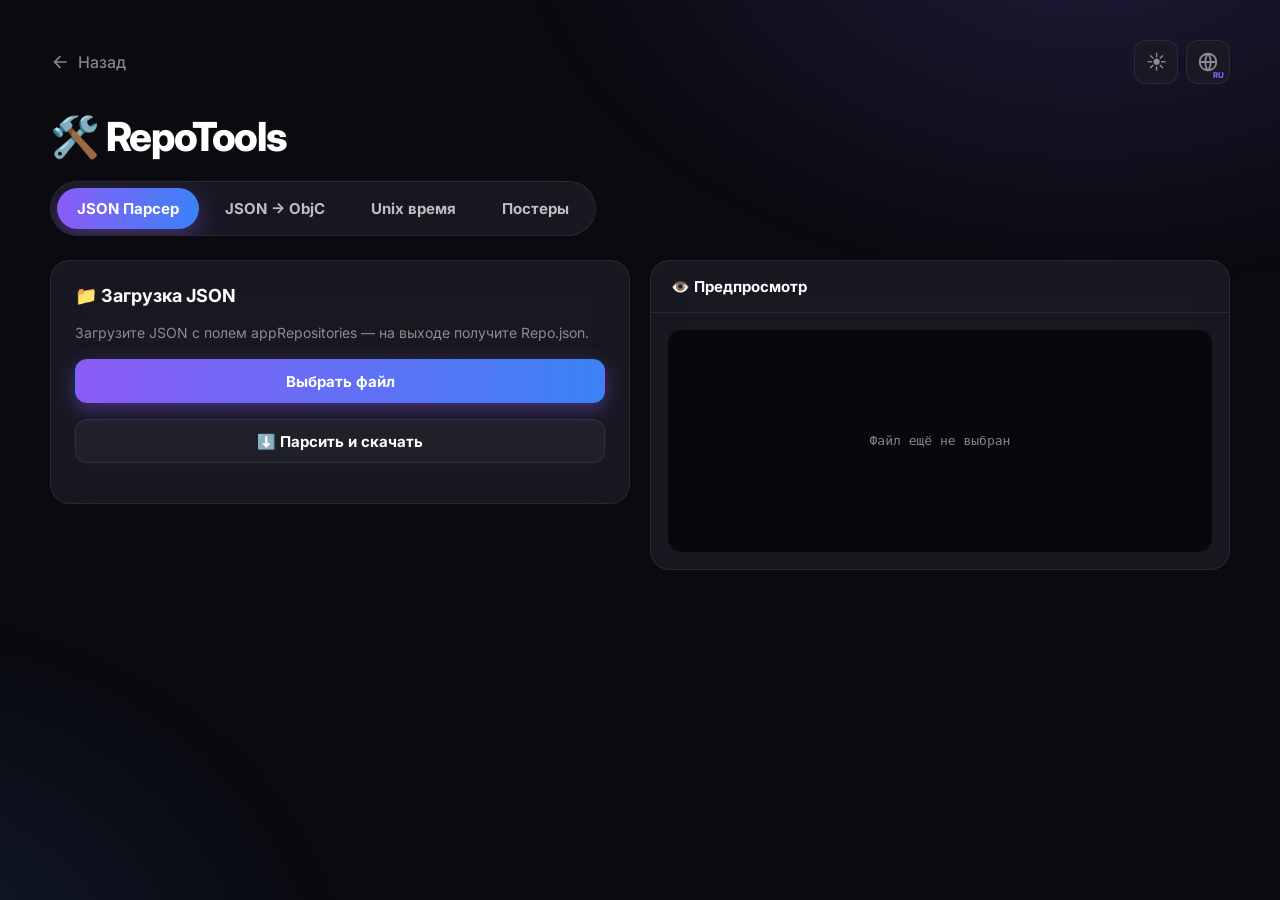
<file: repotools/index.html>
<!DOCTYPE html>
<html lang="ru">
<head>
    <meta charset="UTF-8">
    <meta name="viewport" content="width=device-width, initial-scale=1.0">
    <meta name="robots" content="noindex, nofollow, noarchive">
    <title>RepoTools | iApps</title>
    <meta http-equiv="refresh" content="0; url=repository.html">
    <script>location.replace('repository.html' + location.search + location.hash);</script>
</head>
<body></body>
</html>
</file>
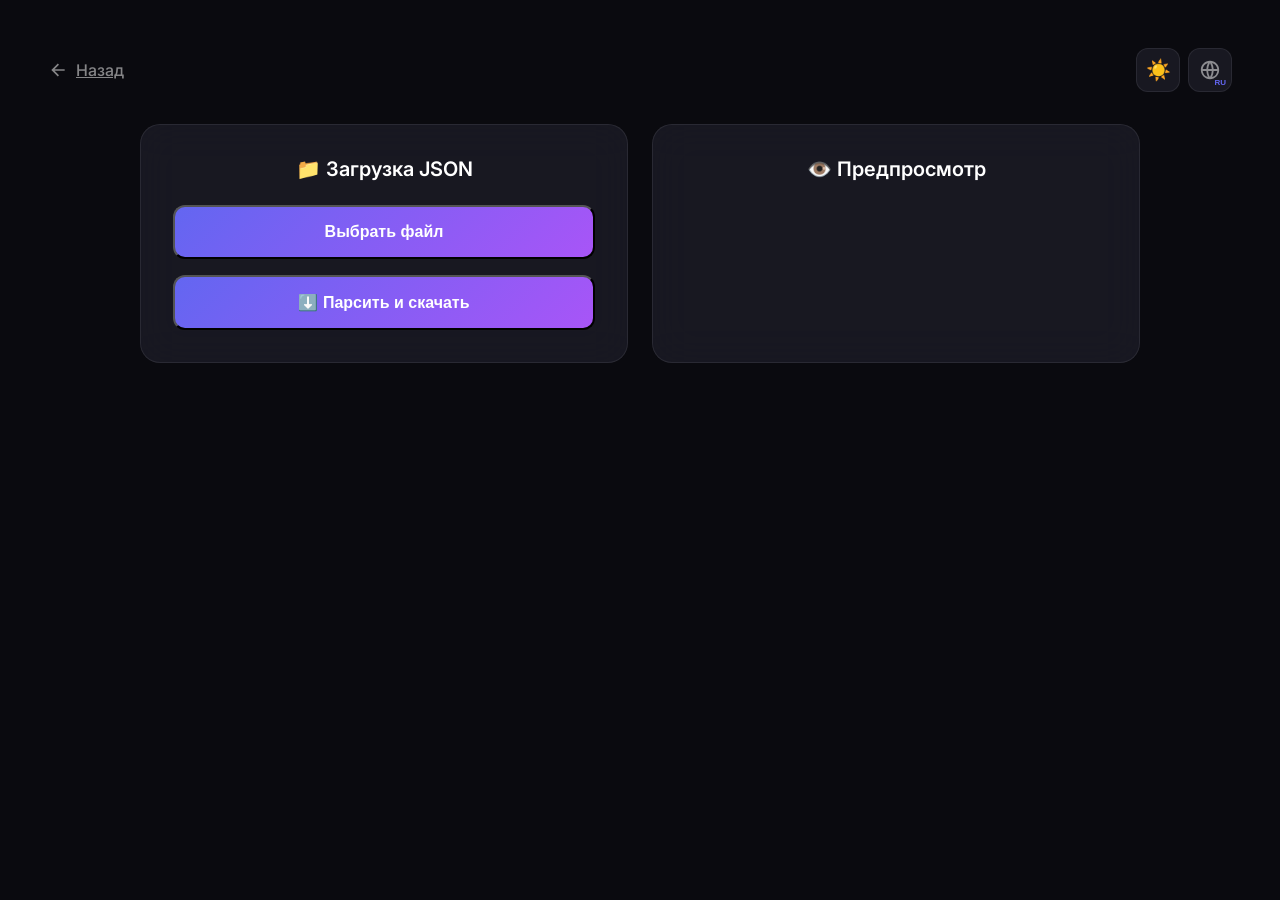
<file: Pages/Repository.html>
<!DOCTYPE html>
<html lang="ru" data-theme="dark">
<head>
    <meta charset="UTF-8">
    <meta name="viewport" content="width=device-width, initial-scale=1.0">
    <title data-i18n="title">JSON Парсер | IAppsRepo</title>
    <link rel="preconnect" href="https://fonts.googleapis.com">
    <link rel="preconnect" href="https://fonts.gstatic.com" crossorigin>
    <link href="https://fonts.googleapis.com/css2?family=Inter:wght@400;500;600;700&display=swap" rel="stylesheet">
    <style>
        :root { --font: 'Inter', -apple-system, sans-serif; }
        [data-theme="dark"] {
            --bg: #0a0a0f; --bg-card: rgba(26,26,36,0.9); --border: rgba(255,255,255,0.08);
            --text: #fff; --text-muted: rgba(255,255,255,0.5); --accent: #6366f1;
        }
        [data-theme="light"] {
            --bg: #f8fafc; --bg-card: rgba(255,255,255,0.95); --border: rgba(0,0,0,0.08);
            --text: #0f172a; --text-muted: #64748b; --accent: #6366f1;
        }
        *, *::before, *::after { margin: 0; padding: 0; box-sizing: border-box; }
        body {
            font-family: var(--font);
            background: var(--bg);
            color: var(--text);
            min-height: 100vh;
            padding: clamp(1rem, 5vw, 3rem);
            transition: all 0.3s;
        }
        .header { display: flex; align-items: center; justify-content: space-between; margin-bottom: 2rem; }
        .back { display: flex; align-items: center; gap: 0.5rem; color: var(--text-muted); font-weight: 500; transition: color 0.2s; }
        .back:hover { color: var(--accent); }
        .back svg { fill: currentColor; }
        .theme-btn {
            width: 44px; height: 44px; border-radius: 12px; background: var(--bg-card);
            border: 1px solid var(--border); display: flex; align-items: center; justify-content: center;
            font-size: 1.25rem; cursor: pointer; transition: all 0.2s;
        }
        .theme-btn:hover { border-color: var(--accent); }
        .actions { display: flex; gap: 0.5rem; }
        .lang-btn { position: relative; color: var(--text-muted); }
        .lang-btn:hover { color: var(--accent); }
        .lang-code { position: absolute; right: 5px; bottom: 4px; font-size: 0.5rem; font-weight: 800; line-height: 1; color: var(--accent); pointer-events: none; }
        .container {
            display: grid;
            grid-template-columns: repeat(auto-fit, minmax(min(100%, 400px), 1fr));
            gap: 1.5rem;
            max-width: 1000px;
            margin: 0 auto;
        }
        .card {
            background: var(--bg-card);
            border: 1px solid var(--border);
            border-radius: 20px;
            padding: 2rem;
            backdrop-filter: blur(20px);
        }
        .card__title { font-size: 1.25rem; font-weight: 600; margin-bottom: 1.5rem; text-align: center; }
        .btn {
            display: flex; align-items: center; justify-content: center; width: 100%;
            padding: 1rem; font-size: 1rem; font-weight: 600; border-radius: 12px;
            background: linear-gradient(135deg, #6366f1, #a855f7); color: #fff;
            cursor: pointer; transition: all 0.2s; margin-bottom: 1rem; position: relative; overflow: hidden;
        }
        .btn:hover { transform: translateY(-2px); box-shadow: 0 8px 30px rgba(99,102,241,0.4); }
        .btn:last-child { margin-bottom: 0; }
        .btn input[type="file"] { position: absolute; inset: 0; opacity: 0; cursor: pointer; }
        .json-box {
            display: none; background: var(--bg); border: 1px solid var(--border); border-radius: 12px;
            padding: 1rem; max-height: 50vh; overflow: auto; font-family: 'SF Mono', monospace;
            font-size: 0.8125rem; line-height: 1.7; white-space: pre-wrap; word-break: break-word;
        }
        .json-box.active { display: block; }
        .json-key { color: #f472b6; }
        .json-string { color: #a5d6ff; }
        .json-boolean { color: #c4b5fd; }
        .json-number { color: #86efac; }
        ::-webkit-scrollbar { width: 8px; }
        ::-webkit-scrollbar-track { background: transparent; }
        ::-webkit-scrollbar-thumb { background: var(--border); border-radius: 4px; }
    </style>
</head>
<body>
    <div class="header">
        <a href="../index.html" class="back">
            <svg width="20" height="20" viewBox="0 0 24 24"><path d="M7.828 11H20v2H7.828l5.364 5.364-1.414 1.414L4 12l7.778-7.778 1.414 1.414z"/></svg>
            <span data-i18n="back">Назад</span>
        </a>
        <div class="actions">
            <button class="theme-btn" id="themeBtn">🌙</button>
            <button class="theme-btn lang-btn" id="langBtn" type="button" aria-label="Сменить язык">
                <svg width="22" height="22" viewBox="0 0 24 24" fill="currentColor"><path d="M12 22C6.477 22 2 17.523 2 12S6.477 2 12 2s10 4.477 10 10-4.477 10-10 10zm-2.29-2.333A17.9 17.9 0 0 1 8.027 13H4.062a8.008 8.008 0 0 0 5.648 6.667zM10.03 13c.151 2.439.848 4.73 1.97 6.752A15.905 15.905 0 0 0 13.97 13h-3.94zm9.908 0h-3.965a17.9 17.9 0 0 1-1.683 6.667A8.008 8.008 0 0 0 19.938 13zM4.062 11h3.965A17.9 17.9 0 0 1 9.71 4.333 8.008 8.008 0 0 0 4.062 11zm5.969 0h3.938A15.905 15.905 0 0 0 12 4.248 15.905 15.905 0 0 0 10.03 11zm4.259-6.667A17.9 17.9 0 0 1 15.973 11h3.965a8.008 8.008 0 0 0-5.648-6.667z"/></svg>
                <span class="lang-code" id="langCode">RU</span>
            </button>
        </div>
    </div>

    <div class="container">
        <div class="card">
            <h2 class="card__title" data-i18n="upload">📁 Загрузка JSON</h2>
            <button class="btn">
                <span data-i18n="choose">Выбрать файл</span>
                <input type="file" id="fileInput" accept=".json">
            </button>
            <button class="btn" id="parseBtn" data-i18n="parse">⬇️ Парсить и скачать</button>
        </div>
        <div class="card">
            <h2 class="card__title" data-i18n="preview">👁️ Предпросмотр</h2>
            <pre class="json-box" id="jsonBox"></pre>
        </div>
    </div>

    <script>
        // Language (shared with the main site via localStorage)
        const DICT = {
            ru: { title: 'JSON Парсер | IAppsRepo', back: 'Назад', upload: '📁 Загрузка JSON', choose: 'Выбрать файл',
                  parse: '⬇️ Парсить и скачать', preview: '👁️ Предпросмотр', aria: 'Сменить язык',
                  errParse: 'Ошибка парсинга JSON', errField: 'Загрузите JSON с полем appRepositories' },
            en: { title: 'JSON Parser | IAppsRepo', back: 'Back', upload: '📁 Upload JSON', choose: 'Choose file',
                  parse: '⬇️ Parse and download', preview: '👁️ Preview', aria: 'Change language',
                  errParse: 'JSON parsing error', errField: 'Upload a JSON file with an appRepositories field' }
        };
        let lang = 'ru';
        try { const s = localStorage.getItem('lang'); if (s === 'ru' || s === 'en') lang = s; } catch (e) {}
        const t = (k) => DICT[lang][k];
        function applyLang() {
            document.documentElement.lang = lang;
            document.querySelectorAll('[data-i18n]').forEach(el => { el.textContent = t(el.dataset.i18n); });
            document.getElementById('langCode').textContent = lang.toUpperCase();
            document.getElementById('langBtn').setAttribute('aria-label', t('aria'));
        }
        document.getElementById('langBtn').onclick = () => {
            lang = lang === 'ru' ? 'en' : 'ru';
            try { localStorage.setItem('lang', lang); } catch (e) {}
            applyLang();
        };
        applyLang();

        // Theme
        const html = document.documentElement;
        const themeBtn = document.getElementById('themeBtn');
        const saved = localStorage.getItem('theme') || 'dark';
        html.dataset.theme = saved;
        themeBtn.textContent = saved === 'dark' ? '☀️' : '🌙';
        
        themeBtn.onclick = () => {
            const next = html.dataset.theme === 'dark' ? 'light' : 'dark';
            html.dataset.theme = next;
            localStorage.setItem('theme', next);
            themeBtn.textContent = next === 'dark' ? '☀️' : '🌙';
        };

        // JSON Parser
        let jsonData = null;
        const fileInput = document.getElementById('fileInput');
        const parseBtn = document.getElementById('parseBtn');
        const jsonBox = document.getElementById('jsonBox');

        fileInput.onchange = function() {
            const file = this.files[0];
            if (!file) return;
            const reader = new FileReader();
            reader.onload = () => {
                try {
                    jsonData = JSON.parse(reader.result);
                    jsonBox.innerHTML = highlight(JSON.stringify(jsonData, null, 2));
                    jsonBox.classList.add('active');
                } catch { alert(t('errParse')); }
            };
            reader.readAsText(file);
        };

        function highlight(json) {
            return json.replace(
                /("(\\u[\da-fA-F]{4}|\\[^u]|[^\\"])*"(\s*:)?|\b(true|false|null)\b|-?\d+(?:\.\d*)?(?:[eE][+-]?\d+)?)/g,
                m => {
                    let c = 'json-number';
                    if (/^"/.test(m)) c = /:$/.test(m) ? 'json-key' : 'json-string';
                    else if (/true|false/.test(m)) c = 'json-boolean';
                    return `<span class="${c}">${m}</span>`;
                }
            );
        }

        parseBtn.onclick = () => {
            if (!jsonData?.appRepositories) return alert(t('errField'));
            const data = jsonData.appRepositories.map(a => ({
                appName: a.appName, appImage: a.appImage, appVersion: a.appVersion,
                appDescription: a.appDescription, appUpdateTime: a.appUpdateTime
            }));
            const blob = new Blob([JSON.stringify(data, null, 4)], { type: 'application/json' });
            const a = document.createElement('a');
            a.href = URL.createObjectURL(blob);
            a.download = 'Repo.json';
            a.click();
        };
    </script>
</body>
</html>
</file>
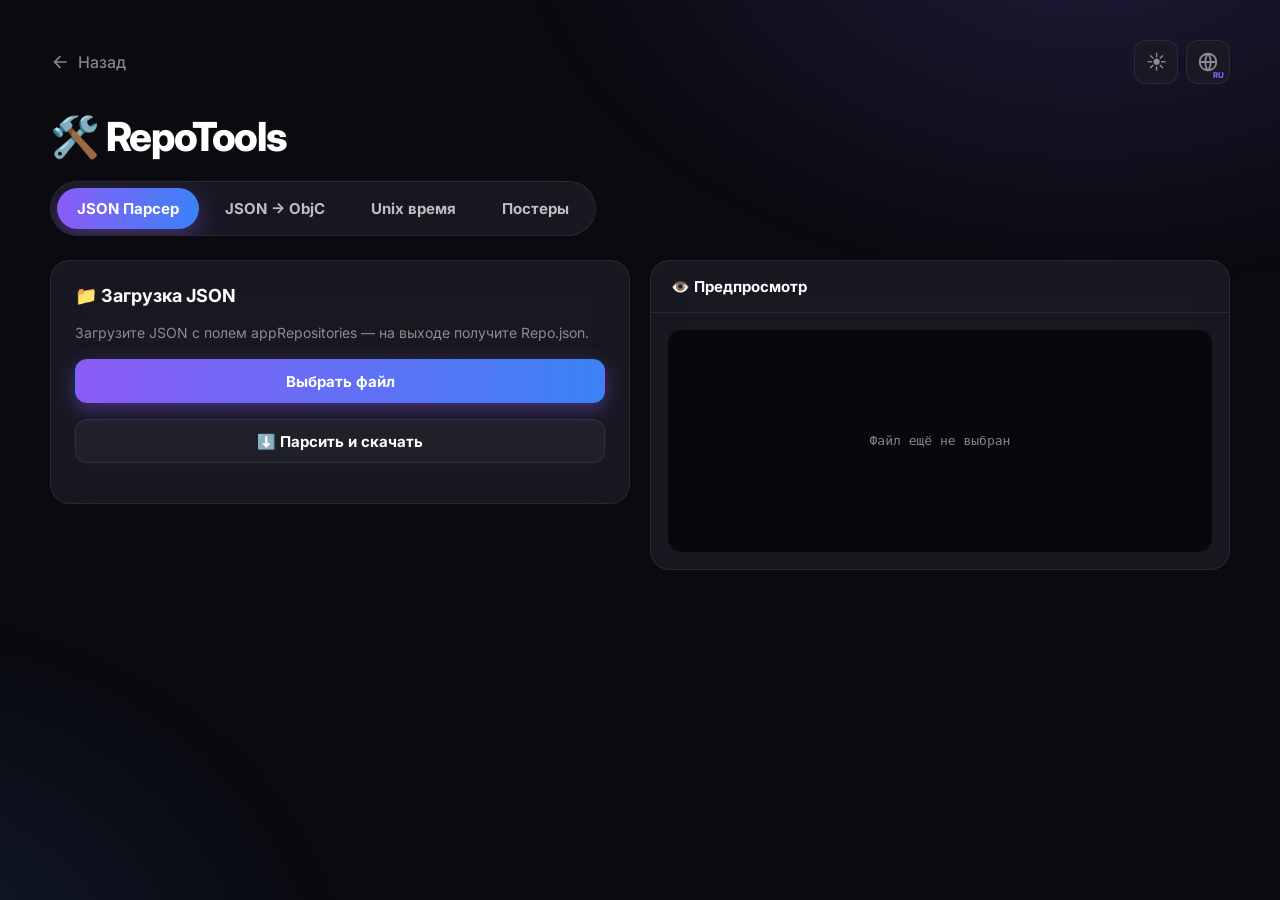
<file: repotools/repository.html>
<!DOCTYPE html>
<html lang="ru" data-theme="dark">
<head>
    <meta charset="UTF-8">
    <meta name="viewport" content="width=device-width, initial-scale=1.0, viewport-fit=cover">
    <title data-i18n="title">RepoTools | iApps</title>
    <meta name="robots" content="noindex, nofollow, noarchive">
    <link rel="icon" type="image/png" href="../Images/Profile.PNG">
    <link rel="apple-touch-icon" href="../Images/Profile.PNG">
    <link rel="preconnect" href="https://fonts.googleapis.com">
    <link rel="preconnect" href="https://fonts.gstatic.com" crossorigin>
    <link href="https://fonts.googleapis.com/css2?family=Inter:wght@400;500;600;700;800&family=Montserrat:wght@800&family=Manrope:wght@800&family=Unbounded:wght@700&family=Rubik:wght@700&family=Oswald:wght@700&family=Playfair+Display:wght@800&family=Russo+One&family=Pacifico&display=swap" rel="stylesheet">
    <style>
        :root {
            --font: 'Inter', -apple-system, BlinkMacSystemFont, 'Segoe UI', sans-serif;
            --mono: ui-monospace, SFMono-Regular, 'SF Mono', Menlo, Consolas, monospace;
            --gradient: linear-gradient(90deg, #8b5cf6 0%, #3b82f6 100%);
            --radius: 20px;
            --transition: 0.3s cubic-bezier(0.4, 0, 0.2, 1);
        }
        [data-theme="dark"] {
            --bg: #0a0a0f; --bg-card: rgba(26, 26, 36, 0.9); --bg-soft: rgba(255, 255, 255, 0.04);
            --border: rgba(255, 255, 255, 0.08); --border-hover: rgba(255, 255, 255, 0.18);
            --text: #fff; --text-secondary: rgba(255, 255, 255, 0.72); --text-muted: rgba(255, 255, 255, 0.5);
            --accent: #8b5cf6; --accent-soft: #c4b5fd; --accent-glow: rgba(139, 92, 246, 0.4);
            --code-bg: #08080c; --code-ink: #eef2f7; --danger: #ff7a70; --ok: #4ade80;
            --mark: rgba(250, 204, 21, 0.28); --mark-active: rgba(250, 204, 21, 0.7);
            --glow-a: rgba(139, 92, 246, 0.18); --glow-b: rgba(59, 130, 246, 0.14);
        }
        [data-theme="light"] {
            --bg: #f8fafc; --bg-card: rgba(255, 255, 255, 0.96); --bg-soft: rgba(15, 23, 42, 0.04);
            --border: rgba(15, 23, 42, 0.09); --border-hover: rgba(15, 23, 42, 0.2);
            --text: #0f172a; --text-secondary: #334155; --text-muted: #64748b;
            --accent: #7c3aed; --accent-soft: #6d28d9; --accent-glow: rgba(124, 58, 237, 0.3);
            --code-bg: #f1f5f9; --code-ink: #0f172a; --danger: #dc2626; --ok: #16a34a;
            --mark: rgba(250, 204, 21, 0.4); --mark-active: rgba(245, 158, 11, 0.65);
            --glow-a: rgba(139, 92, 246, 0.12); --glow-b: rgba(59, 130, 246, 0.1);
        }
        *, *::before, *::after { margin: 0; padding: 0; box-sizing: border-box; }
        html { color-scheme: dark; }
        html[data-theme="light"] { color-scheme: light; }
        body {
            font-family: var(--font); background: var(--bg); color: var(--text); min-height: 100vh;
            padding: clamp(1rem, 4vw, 2.5rem); padding-bottom: 4rem; transition: background var(--transition), color var(--transition);
            -webkit-font-smoothing: antialiased;
        }
        body::before {
            content: ''; position: fixed; inset: 0; z-index: -1; pointer-events: none;
            background: radial-gradient(60rem 40rem at 85% -10%, var(--glow-a), transparent 60%), radial-gradient(50rem 40rem at -10% 110%, var(--glow-b), transparent 60%);
        }
        button { font: inherit; color: inherit; background: none; border: 0; cursor: pointer; }
        a { color: inherit; }
        .shell { max-width: 1180px; margin: 0 auto; }

        /* header */
        .top { display: flex; align-items: center; justify-content: space-between; margin-bottom: 1.75rem; }
        .back { display: inline-flex; align-items: center; gap: 0.5rem; color: var(--text-muted); font-weight: 500; text-decoration: none; transition: color var(--transition); }
        .back:hover { color: var(--accent); }
        .back svg { fill: currentColor; }
        .actions { display: flex; gap: 0.5rem; }
        .icon-btn { position: relative; width: 44px; height: 44px; border-radius: 12px; background: var(--bg-card); border: 1px solid var(--border); display: flex; align-items: center; justify-content: center; font-size: 1.25rem; color: var(--text-muted); transition: all var(--transition); }
        .icon-btn:hover { border-color: var(--accent); color: var(--accent); }
        .lang-code { position: absolute; right: 5px; bottom: 4px; font-size: 0.5rem; font-weight: 800; line-height: 1; color: var(--accent); pointer-events: none; }
        .page-title { font-size: clamp(1.75rem, 4.5vw, 2.5rem); font-weight: 800; letter-spacing: -0.03em; margin-bottom: 1.25rem; }

        /* tool switcher */
        .tool-tabs { display: flex; gap: 0.375rem; padding: 0.375rem; margin-bottom: 1.5rem; max-width: 100%; width: max-content; overflow-x: auto; scrollbar-width: none; background: var(--bg-card); border: 1px solid var(--border); border-radius: 9999px; backdrop-filter: blur(20px); -webkit-backdrop-filter: blur(20px); }
        .tool-tabs::-webkit-scrollbar { display: none; }
        .tool-tab { flex: 0 0 auto; padding: 0.7rem 1.25rem; border-radius: 9999px; font-size: 0.9375rem; font-weight: 700; color: var(--text-secondary); white-space: nowrap; transition: all var(--transition); }
        .tool-tab:hover { color: var(--text); }
        .tool-tab[aria-selected="true"] { background: var(--gradient); color: #fff; box-shadow: 0 8px 24px var(--accent-glow); }
        .tool[hidden] { display: none; }

        /* cards & controls */
        .card { background: var(--bg-card); border: 1px solid var(--border); border-radius: var(--radius); backdrop-filter: blur(20px); -webkit-backdrop-filter: blur(20px); }
        .grid-2 { display: grid; grid-template-columns: repeat(auto-fit, minmax(min(100%, 420px), 1fr)); gap: 1.25rem; align-items: start; }
        .card__body { padding: 1.5rem; display: grid; gap: 1rem; }
        .card__title { font-size: 1.125rem; font-weight: 700; }
        .hint { font-size: 0.875rem; color: var(--text-muted); line-height: 1.5; }
        .btn { display: inline-flex; align-items: center; justify-content: center; gap: 0.5rem; min-height: 44px; padding: 0.7rem 1.25rem; border-radius: 12px; font-size: 0.9375rem; font-weight: 700; border: 1px solid var(--border); background: var(--bg-soft); color: var(--text); transition: all var(--transition); position: relative; overflow: hidden; }
        .btn:hover { border-color: var(--accent); transform: translateY(-1px); }
        .btn:active { transform: scale(0.98); }
        .btn--primary { background: var(--gradient); border-color: transparent; color: #fff; box-shadow: 0 6px 20px var(--accent-glow); }
        .btn--primary:hover { box-shadow: 0 10px 30px var(--accent-glow); border-color: transparent; }
        .btn:disabled { opacity: 0.45; cursor: not-allowed; transform: none; box-shadow: none; }
        .btn--sm { min-height: 38px; padding: 0.5rem 0.9rem; font-size: 0.875rem; }
        .btn input[type="file"] { position: absolute; inset: 0; opacity: 0; cursor: pointer; }
        .input, .select { width: 100%; min-height: 44px; padding: 0 0.9rem; border-radius: 12px; background: var(--bg-soft); border: 1px solid var(--border); color: var(--text); font: inherit; font-size: 0.9375rem; transition: border-color var(--transition), box-shadow var(--transition); }
        .input:focus, .select:focus { outline: none; border-color: var(--accent); box-shadow: 0 0 0 3px var(--accent-glow); }
        .select { cursor: pointer; }
        .select option { background: #1a1a24; color: #fff; }
        [data-theme="light"] .select option { background: #fff; color: #0f172a; }
        .status { min-width: 0; font-size: 0.8125rem; color: var(--text-muted); text-align: right; white-space: nowrap; overflow: hidden; text-overflow: ellipsis; }
        .status.error { color: var(--danger); }
        .status.ok { color: var(--ok); }

        /* parser */
        .json-box { background: var(--code-bg); border: 1px solid var(--border); border-radius: 14px; padding: 1rem; min-height: 14rem; max-height: 55vh; overflow: auto; font-family: var(--mono); font-size: 0.8125rem; line-height: 1.7; white-space: pre-wrap; word-break: break-word; color: var(--code-ink); }
        .json-box.empty { color: var(--text-muted); display: flex; align-items: center; justify-content: center; text-align: center; }
        .json-key { color: #f472b6; } .json-string { color: #7dd3fc; } .json-boolean { color: #c4b5fd; } .json-number { color: #4ade80; }
        [data-theme="light"] .json-key { color: #be185d; } [data-theme="light"] .json-string { color: #0369a1; } [data-theme="light"] .json-boolean { color: #6d28d9; } [data-theme="light"] .json-number { color: #15803d; }
        .card__head { display: flex; align-items: center; justify-content: space-between; gap: 1rem; padding: 0.9rem 1.25rem; border-bottom: 1px solid var(--border); min-height: 52px; }
        .card__head .card__title { font-size: 0.9375rem; }

        /* converter */
        .toolbar { display: flex; align-items: flex-end; justify-content: space-between; gap: 1rem; flex-wrap: wrap; margin-bottom: 1rem; }
        .toolbar h2 { font-size: 1.375rem; font-weight: 800; letter-spacing: -0.02em; }
        .toolbar p { margin-top: 0.25rem; font-size: 0.875rem; color: var(--text-muted); }
        .toolbar__actions { display: flex; gap: 0.5rem; flex-wrap: wrap; }
        .searchbar { display: grid; grid-template-columns: minmax(160px, 1fr) auto auto auto; align-items: center; gap: 0.5rem; padding: 0.625rem; margin-bottom: 1rem; }
        .search-count { min-width: 5.5rem; text-align: center; font-size: 0.8125rem; color: var(--text-muted); white-space: nowrap; }
        .workspace { display: grid; grid-template-columns: repeat(2, minmax(0, 1fr)); gap: 1.25rem; }
        .pane { min-width: 0; display: flex; flex-direction: column; overflow: hidden; }
        .code { position: relative; flex: 1; min-height: 440px; background: var(--code-bg); }
        .code__mirror, .code textarea {
            position: absolute; inset: 0; width: 100%; height: 100%; margin: 0; padding: 1rem; border: 0; border-radius: 0;
            font: 13.5px/1.6 var(--mono); letter-spacing: 0; tab-size: 2; white-space: pre-wrap; overflow-wrap: break-word; word-break: normal;
            overflow: auto; scrollbar-gutter: stable; scrollbar-width: thin; scrollbar-color: var(--border-hover) transparent;
        }
        .code__mirror { color: transparent; overflow: hidden; pointer-events: none; }
        .code textarea { resize: none; outline: none; background: transparent; color: var(--code-ink); caret-color: var(--accent); }
        .code textarea::placeholder { color: var(--text-muted); }
        .code__mirror::-webkit-scrollbar, .code textarea::-webkit-scrollbar { width: 8px; height: 8px; }
        .code textarea::-webkit-scrollbar-thumb { background: var(--border-hover); border-radius: 4px; }
        .code mark { color: transparent; background: var(--mark); border-radius: 3px; }
        .code mark.is-active { background: var(--mark-active); }
        .options { display: flex; align-items: center; gap: 1.25rem; flex-wrap: wrap; padding: 0.875rem 1.25rem; border-top: 1px solid var(--border); font-size: 0.875rem; color: var(--text-secondary); }
        .check { display: inline-flex; align-items: center; gap: 0.5rem; cursor: pointer; user-select: none; }
        .check input { width: 18px; height: 18px; accent-color: var(--accent); }
        code.inline { font-family: var(--mono); font-size: 0.8125rem; padding: 0.1rem 0.4rem; border-radius: 6px; background: var(--bg-soft); border: 1px solid var(--border); }

        /* unix time */
        .epoch-grid { display: grid; grid-template-columns: repeat(2, minmax(0, 1fr)); gap: 0.75rem; }
        .field { display: grid; gap: 0.375rem; }
        .field > span { font-size: 0.75rem; font-weight: 700; letter-spacing: 0.04em; text-transform: uppercase; color: var(--text-muted); }
        .result { min-height: 44px; display: flex; align-items: center; overflow-x: auto; padding: 0.6rem 0.9rem; background: var(--code-bg); border: 1px solid var(--border); border-radius: 12px; font: 0.8125rem/1.45 var(--mono); color: var(--code-ink); white-space: nowrap; scrollbar-width: none; }
        .inline-form { display: grid; grid-template-columns: minmax(0, 1fr) 150px; gap: 0.5rem; }
        .copyable { cursor: copy; transition: border-color var(--transition); }
        .copyable:hover { border-color: var(--accent); }

        .toast { position: fixed; left: 50%; bottom: 1.5rem; transform: translate(-50%, 140%); padding: 0.75rem 1.25rem; border-radius: 12px; background: var(--bg-card); border: 1px solid var(--border-hover); box-shadow: 0 12px 40px rgba(0, 0, 0, 0.35); font-size: 0.875rem; font-weight: 600; opacity: 0; transition: all var(--transition); z-index: 50; pointer-events: none; }
        .toast.visible { transform: translate(-50%, 0); opacity: 1; }

        @media (max-width: 860px) {
            .workspace { grid-template-columns: 1fr; }
            .code { min-height: 320px; }
            .searchbar { grid-template-columns: 1fr 1fr; }
            .searchbar .input, .search-count { grid-column: 1 / -1; }
            .epoch-grid, .inline-form { grid-template-columns: 1fr; }
            .toolbar__actions { width: 100%; }
            .toolbar__actions .btn { flex: 1 1 auto; }
        }
        @media (max-width: 520px) {
            .tool-tabs { width: 100%; }
            .tool-tab { padding: 0.65rem 1rem; font-size: 0.875rem; }
        }
        /* ============ Posters ============ */
        .poster-layout { display: grid; grid-template-columns: 380px minmax(0, 1fr); gap: 1.25rem; align-items: start; }
        .poster-controls { padding: 1.25rem; display: grid; gap: 1rem; }
        .seg { display: flex; flex-wrap: wrap; gap: 0.25rem; padding: 0.25rem; border-radius: 12px; background: var(--bg-soft); border: 1px solid var(--border); }
        .seg button { flex: 1 1 auto; padding: 0.6rem 0.4rem; border-radius: 9px; font-size: 0.8125rem; white-space: nowrap; font-weight: 700; color: var(--text-secondary); transition: all var(--transition); }
        .seg button[aria-pressed="true"] { background: var(--gradient); color: #fff; box-shadow: 0 6px 18px var(--accent-glow); }
        .poster-controls [data-only][hidden] { display: none; }
        .poster-row { display: grid; grid-template-columns: 1fr 1fr; gap: 0.75rem; align-items: end; }
        #posterStatus { white-space: normal; overflow: visible; text-overflow: clip; line-height: 1.45; }
        .poster-source { display: flex; align-items: center; gap: 0.5rem; flex-wrap: wrap; font-size: 0.8125rem; color: var(--text-muted); }
        .poster-source .btn { flex-shrink: 0; }
        .btn[hidden] { display: none; }
        .checks { display: flex; flex-wrap: wrap; gap: 0.5rem 1.25rem; }
        .ch3-slot { padding: 0.75rem; border-radius: 14px; background: var(--bg-soft); border: 1px solid var(--border); }
        .range { width: 100%; accent-color: var(--accent); cursor: pointer; }
        .color-input { width: 46px; height: 38px; padding: 3px; border-radius: 10px; border: 1px solid var(--border); background: var(--bg-soft); cursor: pointer; }
        .btn[aria-pressed="true"] { background: var(--gradient); border-color: transparent; color: #fff; box-shadow: 0 6px 18px var(--accent-glow); }
        .check--block { padding: 0.25rem 0; }
        .picker { position: relative; }
        .picker__results { position: absolute; left: 0; right: 0; top: calc(100% + 6px); z-index: 20; max-height: 320px; overflow: auto; padding: 0.375rem; border-radius: 14px; background: var(--bg-card); border: 1px solid var(--border-hover); box-shadow: 0 16px 48px rgba(0, 0, 0, 0.4); backdrop-filter: blur(20px); -webkit-backdrop-filter: blur(20px); }
        .picker__results[hidden] { display: none; }
        .picker__item { display: flex; align-items: center; gap: 0.75rem; width: 100%; padding: 0.5rem 0.625rem; border-radius: 10px; text-align: left; font-size: 0.875rem; font-weight: 600; transition: background var(--transition); }
        .picker__item:hover, .picker__item.is-active { background: var(--bg-soft); }
        .picker__item img { width: 32px; height: 32px; border-radius: 9px; object-fit: cover; background: var(--bg-soft); flex-shrink: 0; }
        .picker__item span { overflow: hidden; text-overflow: ellipsis; white-space: nowrap; }
        .poster-preview { position: sticky; top: 1rem; padding: 1rem; }
        .poster-frame { border-radius: 14px; overflow: hidden; border: 1px solid var(--border); background: var(--code-bg); line-height: 0; }
        .poster-frame canvas, .poster-frame img { display: block; width: 100%; height: auto; }
        .poster-frame canvas[hidden], .poster-frame img[hidden] { display: none; }
        .poster-frame.is-busy canvas { opacity: 0.55; transition: opacity 0.2s; }
        .poster-hint { margin-top: 0.75rem; font-size: 0.8125rem; color: var(--text-muted); line-height: 1.5; }
        .slots { display: flex; gap: 0.375rem; }
        .slot { flex: 1 1 0; min-width: 0; display: grid; gap: 0.25rem; justify-items: stretch; }
        .slot img { width: 100%; aspect-ratio: 1; border-radius: 10px; object-fit: cover; background: var(--bg-soft); border: 1px solid var(--border); }
        .slot.is-center img { border-color: var(--accent); box-shadow: 0 0 0 2px var(--accent-glow); }
        .slot__btns { display: grid; grid-template-columns: 1fr 1fr; gap: 0.125rem; }
        .slot__btns button { height: 26px; border-radius: 8px; background: var(--bg-soft); border: 1px solid var(--border); font-size: 0.875rem; font-weight: 700; line-height: 1; color: var(--text-secondary); transition: all var(--transition); }
        .slot__btns button:hover:not(:disabled) { border-color: var(--accent); color: var(--text); }
        .slot__btns button:disabled { opacity: 0.3; cursor: default; }
        .poster-text { width: 100%; min-height: 190px; resize: vertical; padding: 0.75rem; border-radius: 12px; border: 1px solid var(--border); background: var(--code-bg); color: var(--code-ink); font: 0.8125rem/1.5 var(--font); outline: none; }
        .poster-text:focus { border-color: var(--accent); }
        .poster-actions { display: flex; gap: 0.5rem; flex-wrap: wrap; }
        .poster-actions .btn { flex: 1 1 auto; }
        @media (max-width: 980px) {
            .poster-layout { grid-template-columns: 1fr; }
            .poster-preview { position: static; order: -1; }
        }

        ::-webkit-scrollbar { width: 8px; height: 8px; }
        ::-webkit-scrollbar-track { background: transparent; }
        ::-webkit-scrollbar-thumb { background: var(--border); border-radius: 4px; }
    </style>
</head>
<body>
<div class="shell">
    <header class="top">
        <a href="../" class="back">
            <svg width="20" height="20" viewBox="0 0 24 24" aria-hidden="true"><path d="M7.828 11H20v2H7.828l5.364 5.364-1.414 1.414L4 12l7.778-7.778 1.414 1.414z"/></svg>
            <span data-i18n="back">Назад</span>
        </a>
        <div class="actions">
            <button class="icon-btn" id="themeBtn" type="button" aria-label="Переключить тему" data-i18n-aria="aria.theme">🌙</button>
            <button class="icon-btn" id="langBtn" type="button" aria-label="Сменить язык" data-i18n-aria="aria.lang">
                <svg width="22" height="22" viewBox="0 0 24 24" fill="currentColor" aria-hidden="true"><path d="M12 22C6.477 22 2 17.523 2 12S6.477 2 12 2s10 4.477 10 10-4.477 10-10 10zm-2.29-2.333A17.9 17.9 0 0 1 8.027 13H4.062a8.008 8.008 0 0 0 5.648 6.667zM10.03 13c.151 2.439.848 4.73 1.97 6.752A15.905 15.905 0 0 0 13.97 13h-3.94zm9.908 0h-3.965a17.9 17.9 0 0 1-1.683 6.667A8.008 8.008 0 0 0 19.938 13zM4.062 11h3.965A17.9 17.9 0 0 1 9.71 4.333 8.008 8.008 0 0 0 4.062 11zm5.969 0h3.938A15.905 15.905 0 0 0 12 4.248 15.905 15.905 0 0 0 10.03 11zm4.259-6.667A17.9 17.9 0 0 1 15.973 11h3.965a8.008 8.008 0 0 0-5.648-6.667z"/></svg>
                <span class="lang-code" id="langCode">RU</span>
            </button>
        </div>
    </header>

    <h1 class="page-title">🛠️ RepoTools</h1>

    <!-- Чтобы добавить новый инструмент: кнопка в .tool-tabs (data-tool="имя") + <section class="tool" data-tool="имя" hidden> -->
    <nav class="tool-tabs" id="toolTabs" role="tablist" aria-label="Tools">
        <button class="tool-tab" type="button" role="tab" data-tool="parser" data-i18n="tab.parser" aria-selected="true">JSON Парсер</button>
        <button class="tool-tab" type="button" role="tab" data-tool="objc" data-i18n="tab.objc" aria-selected="false">JSON → ObjC</button>
        <button class="tool-tab" type="button" role="tab" data-tool="time" data-i18n="tab.time" aria-selected="false">Unix время</button>
        <button class="tool-tab" type="button" role="tab" data-tool="posters" data-i18n="tab.posters" aria-selected="false">Постеры</button>
    </nav>

    <!-- ============ Парсер Repo.json ============ -->
    <section class="tool" id="tool-parser" data-tool="parser" role="tabpanel">
        <div class="grid-2">
            <div class="card card__body">
                <h2 class="card__title" data-i18n="parser.upload">📁 Загрузка JSON</h2>
                <p class="hint" data-i18n="parser.hint">Загрузите JSON с полем appRepositories — на выходе получите Repo.json.</p>
                <button class="btn btn--primary" type="button">
                    <span data-i18n="parser.choose">Выбрать файл</span>
                    <input type="file" id="fileInput" accept=".json,application/json">
                </button>
                <button class="btn" type="button" id="parseBtn" data-i18n="parser.parse">⬇️ Парсить и скачать</button>
                <p class="status" id="parserStatus" style="text-align:left"></p>
            </div>
            <div class="card">
                <div class="card__head">
                    <h2 class="card__title" data-i18n="parser.preview">👁️ Предпросмотр</h2>
                </div>
                <div style="padding:1rem">
                    <pre class="json-box empty" id="jsonBox"><span data-i18n="parser.empty">Файл ещё не выбран</span></pre>
                </div>
            </div>
        </div>
    </section>

    <!-- ============ JSON -> ObjC ============ -->
    <section class="tool" id="tool-objc" data-tool="objc" role="tabpanel" hidden>
        <div class="toolbar">
            <div>
                <h2 data-i18n="objc.title">JSON → NSObject для Objective-C</h2>
                <p data-i18n="objc.subtitle">Локальный конвертер: данные не покидают браузер</p>
            </div>
            <div class="toolbar__actions">
                <button class="btn btn--sm" id="formatBtn" type="button" data-i18n="objc.format">Форматировать JSON</button>
                <button class="btn btn--sm" id="sampleBtn" type="button" data-i18n="objc.sample">Пример</button>
                <button class="btn btn--sm" id="clearBtn" type="button" data-i18n="objc.clear">Очистить</button>
                <button class="btn btn--sm btn--primary" id="copyBtn" type="button" data-i18n="objc.copy">Копировать ObjC</button>
            </div>
        </div>

        <div class="card searchbar">
            <input class="input" id="searchInput" type="search" placeholder="Поиск в JSON и ObjC" data-i18n-ph="objc.search" autocomplete="off">
            <button class="btn btn--sm" id="searchPrevBtn" type="button" data-i18n="objc.prev">Назад</button>
            <button class="btn btn--sm" id="searchNextBtn" type="button" data-i18n="objc.next">Вперёд</button>
            <span class="search-count" id="searchCount">0 / 0</span>
        </div>

        <div class="workspace">
            <article class="card pane">
                <div class="card__head">
                    <span class="card__title">JSON</span>
                    <span class="status" id="inputStatus">Ожидаю ввод</span>
                </div>
                <div class="code">
                    <pre class="code__mirror" id="jsonMirror" aria-hidden="true"></pre>
                    <textarea id="jsonInput" spellcheck="false" aria-label="JSON input" placeholder="Вставьте JSON сюда…" data-i18n-ph="objc.jsonPh"></textarea>
                </div>
                <div class="options">
                    <label class="check"><input id="wrapVariable" type="checkbox"> <span data-i18n="objc.wrap">Обернуть в id object = ...;</span></label>
                    <label class="check"><input id="useMutable" type="checkbox"> <span data-i18n="objc.mutable">mutableCopy для коллекций</span></label>
                </div>
            </article>

            <article class="card pane">
                <div class="card__head">
                    <span class="card__title">Objective-C NSObject</span>
                    <span class="status" id="outputStatus">Готово</span>
                </div>
                <div class="code">
                    <pre class="code__mirror" id="objcMirror" aria-hidden="true"></pre>
                    <textarea id="objcOutput" spellcheck="false" aria-label="Objective-C output" readonly></textarea>
                </div>
            </article>
        </div>
    </section>

    <!-- ============ Unix time ============ -->
    <section class="tool" id="tool-time" data-tool="time" role="tabpanel" hidden>
        <div class="grid-2">
            <article class="card">
                <div class="card__head">
                    <span class="card__title" data-i18n="time.title">Unix time</span>
                    <span class="status ok" data-i18n="time.live">Обновляется</span>
                </div>
                <div class="card__body">
                    <div class="epoch-grid">
                        <div class="field"><span data-i18n="time.sec">Секунды</span><div class="result copyable" id="nowSeconds">0</div></div>
                        <div class="field"><span data-i18n="time.ms">Миллисекунды</span><div class="result copyable" id="nowMilliseconds">0</div></div>
                        <div class="field"><span data-i18n="time.us">Микросекунды</span><div class="result copyable" id="nowMicroseconds">0</div></div>
                        <div class="field"><span data-i18n="time.ns">Наносекунды</span><div class="result copyable" id="nowNanoseconds">0</div></div>
                    </div>
                </div>
            </article>

            <article class="card">
                <div class="card__head">
                    <span class="card__title" data-i18n="time.convert">Конвертер времени</span>
                    <span class="status" id="timeStatus">Готово</span>
                </div>
                <div class="card__body">
                    <div class="field">
                        <span data-i18n="time.timestamp">Timestamp</span>
                        <div class="inline-form">
                            <input class="input" id="timestampInput" inputmode="numeric" placeholder="1781201784" autocomplete="off">
                            <select class="select" id="timestampUnit" aria-label="Timestamp unit">
                                <option value="auto" data-i18n="time.auto">Auto</option>
                                <option value="seconds" data-i18n="time.sec">Секунды</option>
                                <option value="milliseconds" data-i18n="time.ms">Миллисекунды</option>
                                <option value="microseconds" data-i18n="time.us">Микросекунды</option>
                                <option value="nanoseconds" data-i18n="time.ns">Наносекунды</option>
                            </select>
                        </div>
                    </div>
                    <div class="epoch-grid">
                        <div class="field"><span data-i18n="time.local">Локальное время</span><div class="result copyable" id="localDateResult"></div></div>
                        <div class="field"><span data-i18n="time.utc">UTC время</span><div class="result copyable" id="utcDateResult"></div></div>
                        <div class="field"><span>ISO 8601</span><div class="result copyable" id="isoDateResult"></div></div>
                        <div class="field"><span data-i18n="time.unit">Единица</span><div class="result" id="unitResult"></div></div>
                    </div>
                    <div class="field">
                        <span data-i18n="time.date">Дата в timestamp</span>
                        <div class="inline-form">
                            <input class="input" id="dateInput" type="datetime-local" step="1">
                            <button class="btn" id="dateNowBtn" type="button" data-i18n="time.now">Сейчас</button>
                        </div>
                    </div>
                    <div class="epoch-grid">
                        <div class="field"><span data-i18n="time.sec">Секунды</span><div class="result copyable" id="dateSecondsResult"></div></div>
                        <div class="field"><span data-i18n="time.ms">Миллисекунды</span><div class="result copyable" id="dateMillisecondsResult"></div></div>
                        <div class="field"><span data-i18n="time.us">Микросекунды</span><div class="result copyable" id="dateMicrosecondsResult"></div></div>
                        <div class="field"><span data-i18n="time.ns">Наносекунды</span><div class="result copyable" id="dateNanosecondsResult"></div></div>
                    </div>
                </div>
            </article>
        </div>
    </section>

    <!-- ============ Posters ============ -->
    <section class="tool" id="tool-posters" data-tool="posters" role="tabpanel" hidden>
        <div class="poster-layout">
            <aside class="card poster-controls">
                <div class="seg" role="group" aria-label="Mode">
                    <button type="button" id="posterModeList" aria-pressed="true" data-i18n="poster.modeList">Список</button>
                    <button type="button" id="posterModeCover" aria-pressed="false" data-i18n="poster.modeCover">Обложка</button>
                    <button type="button" id="posterModeSingle" aria-pressed="false" data-i18n="poster.modeSingle">Одно приложение</button>
                    <button type="button" id="posterModeGif" aria-pressed="false" data-i18n="poster.modeGif">GIF</button>
                    <button type="button" id="posterModeChannel" aria-pressed="false" data-i18n="poster.modeChannel">Для канала</button>
                </div>

                <div class="field">
                    <span data-i18n="poster.source">Источник данных</span>
                    <div class="poster-source">
                        <span id="posterSource" data-i18n="poster.loading">Загрузка Repo.json…</span>
                        <button class="btn btn--sm" type="button">
                            <span data-i18n="poster.upload">Свой JSON</span>
                            <input type="file" id="posterFile" accept=".json,application/json">
                        </button>
                    </div>
                </div>

                <!-- list mode -->
                <div class="poster-row" data-only="list">
                    <label class="field"><span data-i18n="poster.count">Количество</span>
                        <input class="input" id="posterCount" type="number" min="1" max="100" value="20"></label>
                    <label class="field"><span data-i18n="poster.format">Формат</span>
                        <select class="select" id="posterFormatList">
                            <option value="16:9">16:9 · 1920×1080</option>
                            <option value="21:9" selected>21:9 · 2560×1080</option>
                            <option value="32:9">32:9 · 3840×1080</option>
                        </select></label>
                </div>
                <label class="field" data-only="list cover"><span data-i18n="poster.title">Заголовок</span>
                    <input class="input" id="posterTitle" type="text" value="iApps Repo Updates" maxlength="60"></label>
                <label class="check check--block" data-only="list cover"><input type="checkbox" id="posterShowDate"> <span data-i18n="poster.showDate">Показывать дату обновления</span></label>
                <label class="check check--block" data-only="list cover"><input type="checkbox" id="posterShowVersion"> <span data-i18n="poster.showVersion">Показывать версию приложения</span></label>
                <label class="check check--block" data-only="list cover"><input type="checkbox" id="posterCardsSoft"> <span data-i18n="poster.cardsSoft">Полупрозрачные карточки приложений</span></label>

                <!-- cover mode -->
                <div class="poster-row" data-only="cover" hidden>
                    <label class="field"><span data-i18n="poster.coverCount">Приложений</span>
                        <select class="select" id="posterCoverCount"><option value="3" selected>3</option><option value="5">5</option><option value="7">7</option></select></label>
                    <label class="field"><span data-i18n="poster.format">Формат</span>
                        <select class="select" id="posterFormatCover">
                            <option value="1080" selected>16:9 · 1920×1080</option>
                            <option value="720">16:9 · 1280×720 · YouTube</option>
                            <option value="1440">16:9 · 2560×1440</option>
                        </select></label>
                </div>
                <div class="field" data-only="cover" hidden>
                    <span data-i18n="poster.order">Порядок на обложке</span>
                    <div class="slots" id="posterSlots"></div>
                    <p class="hint" data-i18n="poster.orderHint">Стрелки меняют приложения местами. Центральная карточка — главная.</p>
                </div>
                <label class="field" data-only="cover" hidden><span data-i18n="poster.subtitle">Подпись под заголовком</span>
                    <input class="input" id="posterSubtitle" type="text" maxlength="60" placeholder="—"></label>
                <label class="check check--block" data-only="cover" hidden><input type="checkbox" id="posterCoverDate" checked> <span data-i18n="poster.coverDate">Дата справа от подписи</span></label>

                <!-- gif mode -->
                <div class="poster-row" data-only="gif" hidden>
                    <label class="field"><span data-i18n="poster.gifCount">Последних приложений</span>
                        <input class="input" id="posterGifCount" type="number" min="2" max="20" value="5"></label>
                    <label class="field"><span data-i18n="poster.format">Формат</span>
                        <select class="select" id="posterFormatGif">
                            <option value="16:9s" selected>16:9 · 960×540</option>
                            <option value="16:9m">16:9 · 1280×720</option>
                            <option value="21:9">21:9 · 1280×540</option>
                            <option value="2:1">2:1 · 1000×500</option>
                        </select></label>
                </div>
                <div class="poster-row" data-only="gif" hidden>
                    <label class="field"><span data-i18n="poster.gifHold">Секунд на приложение</span>
                        <select class="select" id="posterGifHold">
                            <option value="2">2</option><option value="3" selected>3</option><option value="4">4</option><option value="6">6</option>
                        </select></label>
                    <label class="field"><span data-i18n="poster.gifTrans">Переход</span>
                        <select class="select" id="posterGifTrans">
                            <option value="fade" data-i18n="poster.transFade" selected>Растворение</option>
                            <option value="slide" data-i18n="poster.transSlide">Сдвиг</option>
                            <option value="none" data-i18n="poster.transNone">Без перехода</option>
                        </select></label>
                </div>

                <!-- single mode -->
                <div class="field" data-only="single channel" data-ch-count="1" hidden>
                    <span data-i18n="poster.app">Приложение</span>
                    <div class="picker">
                        <input class="input" id="posterAppSearch" type="search" autocomplete="off" placeholder="Поиск приложения…" data-i18n-ph="poster.appSearch">
                        <div class="picker__results" id="posterResults" hidden></div>
                    </div>
                </div>
                <label class="field" data-only="single" hidden><span data-i18n="poster.chName">Название</span>
                    <input class="input" id="posterSName" type="text" maxlength="80" autocomplete="off"></label>
                <label class="field" data-only="single" hidden><span data-i18n="poster.chNameBadge">Бейдж у названия</span>
                    <input class="input" id="posterSBadge" type="text" maxlength="20" placeholder="Premium, VIP, MOD…" autocomplete="off"></label>
                <div class="poster-row" data-only="single gif" hidden>
                    <label class="field" data-only="single"><span data-i18n="poster.format">Формат</span>
                        <select class="select" id="posterFormatSingle">
                            <option value="16:9" selected>16:9 · 1920×1080</option>
                            <option value="16:9hd">16:9 · 1280×720 · YouTube</option>
                            <option value="16:9qhd">16:9 · 2560×1440</option>
                            <option value="21:9">21:9 · 2560×1080</option>
                            <option value="2:1">2:1 · 2000×1000</option>
                            <option value="32:9">32:9 · 3840×1080</option>
                            <option value="1:1">1:1 · 1080×1080</option>
                            <option value="4:5">4:5 · 1080×1350</option>
                            <option value="9:16">9:16 · 1080×1920</option>
                        </select></label>
                    <label class="field" data-only="single gif"><span data-i18n="poster.mark">Метка</span>
                        <select class="select" id="posterMark">
                            <option value="UPD" data-i18n="poster.markUpd">Обновление</option>
                            <option value="NEW" data-i18n="poster.markNew">Новое</option>
                            <option value="NONE" data-i18n="poster.markNone">Без метки</option>
                        </select></label>
                </div>
                <label class="check check--block" data-only="single gif" hidden><input type="checkbox" id="posterShowVersionSingle" checked> <span data-i18n="poster.showVersion">Показывать версию приложения</span></label>
                <label class="check check--block" data-only="single gif" hidden><input type="checkbox" id="posterShowDesc" checked> <span data-i18n="poster.showDesc">Показывать описание</span></label>
                <label class="check check--block" data-only="single gif" hidden><input type="checkbox" id="posterShowCats" checked> <span data-i18n="poster.showCats">Показывать категории</span></label>
                <label class="check check--block" data-only="single gif" hidden><input type="checkbox" id="posterTilesSoft"> <span data-i18n="poster.tilesSoft">Полупрозрачные плитки и описание</span></label>
                <div class="field" data-only="single" hidden>
                    <span data-i18n="poster.art">Постер приложения или игры</span>
                    <div class="poster-source">
                        <button class="btn btn--sm" type="button">
                            <span data-i18n="poster.artUpload">Загрузить постер</span>
                            <input type="file" id="posterArtFile" accept="image/*">
                        </button>
                        <button class="btn btn--sm" type="button" id="posterArtBgOnly" aria-pressed="false" data-i18n="poster.artBgOnly" hidden>Только фон</button>
                        <button class="btn btn--sm" type="button" id="posterArtRemove" data-i18n="poster.artRemove" hidden>Убрать</button>
                        <span id="posterArtName"></span>
                    </div>
                    <p class="hint" data-i18n="poster.artHint">Постер встанет в рамку целиком, а фон размоется в его цветах.</p>
                </div>
                <label class="field" data-only="single cover gif" hidden><span data-i18n="poster.footer">Кнопка внизу</span>
                    <input class="input" id="posterFooter" type="text" value="" maxlength="60"></label>

                <!-- channel mode -->
                <div class="poster-row" data-only="channel" hidden>
                    <label class="field"><span data-i18n="poster.chCount">Приложений на постере</span>
                        <select class="select" id="posterChCount"><option value="1" selected data-i18n="poster.chCount1p">1 · телефон</option><option value="c1" data-i18n="poster.chCount1c">1 · карточка</option><option value="2">2</option><option value="3">3</option><option value="4">4</option><option value="5">5</option><option value="6">6</option><option value="7">7</option></select></label>
                </div>
                <div class="poster-row" data-only="channel" hidden>
                    <label class="field"><span data-i18n="poster.chStatus">Тип поста</span>
                        <select class="select" id="posterChStatus"><option value="new" data-i18n="poster.chNew" selected>Новое приложение</option><option value="upd" data-i18n="poster.chUpd">Обновление</option></select></label>
                    <label class="field"><span data-i18n="poster.format">Формат</span>
                        <select class="select" id="posterFormatChannel"><option value="1080" selected>16:9 · 1920×1080</option><option value="720">16:9 · 1280×720</option><option value="1440">16:9 · 2560×1440</option></select></label>
                </div>
                <div class="field" data-only="channel" data-ch-count="c1 2 3 4 5 6 7" hidden>
                    <span data-i18n="poster.ch3Order">Порядок приложений (слева направо)</span>
                    <div class="slots" id="posterCh3Slots"></div>
                    <p class="hint" data-i18n="poster.ch3Hint">Берутся три последних приложения, главное стоит по центру. Стрелки меняют их местами.</p>
                </div>
                <div class="field ch3-slot" data-only="channel" data-ch-count="c1 2 3 4 5 6 7" hidden>
                    <span><span data-i18n="poster.ch3App">Приложение</span> 1</span>
                    <div class="picker">
                        <input class="input" id="posterCh3Search0" type="search" autocomplete="off" placeholder="Найти приложение…" data-i18n-ph="poster.appSearch">
                        <div class="picker__results" id="posterCh3Results0" hidden></div>
                    </div>
                    <div class="poster-row">
                        <input class="input" id="posterCh3Name0" type="text" maxlength="80" autocomplete="off" placeholder="Название" data-i18n-ph="poster.chName" aria-label="Название">
                        <input class="input" id="posterCh3Badge0" type="text" maxlength="20" autocomplete="off" placeholder="Premium, VIP, MOD…" aria-label="Бейдж">
                    </div>
                    <select class="select" id="posterCh3Mark0" aria-label="Метка">
                        <option value="NEW" data-i18n="poster.markNew">Новое</option><option value="UPD" data-i18n="poster.markUpd">Обновление</option><option value="NONE" data-i18n="poster.markNone">Без метки</option>
                    </select>
                    <button type="button" class="btn btn--sm" id="posterCh3Below0" aria-pressed="false">Бейдж: в конце названия</button>
                </div>
                <div class="field ch3-slot" data-only="channel" data-ch-count="2 3 4 5 6 7" hidden>
                    <span><span data-i18n="poster.ch3App">Приложение</span> 2</span>
                    <div class="picker">
                        <input class="input" id="posterCh3Search1" type="search" autocomplete="off" placeholder="Найти приложение…" data-i18n-ph="poster.appSearch">
                        <div class="picker__results" id="posterCh3Results1" hidden></div>
                    </div>
                    <div class="poster-row">
                        <input class="input" id="posterCh3Name1" type="text" maxlength="80" autocomplete="off" placeholder="Название" data-i18n-ph="poster.chName" aria-label="Название">
                        <input class="input" id="posterCh3Badge1" type="text" maxlength="20" autocomplete="off" placeholder="Premium, VIP, MOD…" aria-label="Бейдж">
                    </div>
                    <select class="select" id="posterCh3Mark1" aria-label="Метка">
                        <option value="NEW" data-i18n="poster.markNew">Новое</option><option value="UPD" data-i18n="poster.markUpd">Обновление</option><option value="NONE" data-i18n="poster.markNone">Без метки</option>
                    </select>
                    <button type="button" class="btn btn--sm" id="posterCh3Below1" aria-pressed="false">Бейдж: в конце названия</button>
                </div>
                <div class="field ch3-slot" data-only="channel" data-ch-count="3 4 5 6 7" hidden>
                    <span><span data-i18n="poster.ch3App">Приложение</span> 3</span>
                    <div class="picker">
                        <input class="input" id="posterCh3Search2" type="search" autocomplete="off" placeholder="Найти приложение…" data-i18n-ph="poster.appSearch">
                        <div class="picker__results" id="posterCh3Results2" hidden></div>
                    </div>
                    <div class="poster-row">
                        <input class="input" id="posterCh3Name2" type="text" maxlength="80" autocomplete="off" placeholder="Название" data-i18n-ph="poster.chName" aria-label="Название">
                        <input class="input" id="posterCh3Badge2" type="text" maxlength="20" autocomplete="off" placeholder="Premium, VIP, MOD…" aria-label="Бейдж">
                    </div>
                    <select class="select" id="posterCh3Mark2" aria-label="Метка">
                        <option value="NEW" data-i18n="poster.markNew">Новое</option><option value="UPD" data-i18n="poster.markUpd">Обновление</option><option value="NONE" data-i18n="poster.markNone">Без метки</option>
                    </select>
                    <button type="button" class="btn btn--sm" id="posterCh3Below2" aria-pressed="false">Бейдж: в конце названия</button>
                </div>
                <div class="field ch3-slot" data-only="channel" data-ch-count="4 5 6 7" hidden>
                    <span><span data-i18n="poster.ch3App">Приложение</span> 4</span>
                    <div class="picker">
                        <input class="input" id="posterCh3Search3" type="search" autocomplete="off" placeholder="Найти приложение…" data-i18n-ph="poster.appSearch">
                        <div class="picker__results" id="posterCh3Results3" hidden></div>
                    </div>
                    <div class="poster-row">
                        <input class="input" id="posterCh3Name3" type="text" maxlength="80" autocomplete="off" placeholder="Название" data-i18n-ph="poster.chName" aria-label="Название">
                        <input class="input" id="posterCh3Badge3" type="text" maxlength="20" autocomplete="off" placeholder="Premium, VIP, MOD…" aria-label="Бейдж">
                    </div>
                    <select class="select" id="posterCh3Mark3" aria-label="Метка">
                        <option value="NEW" data-i18n="poster.markNew">Новое</option><option value="UPD" data-i18n="poster.markUpd">Обновление</option><option value="NONE" data-i18n="poster.markNone">Без метки</option>
                    </select>
                    <button type="button" class="btn btn--sm" id="posterCh3Below3" aria-pressed="false">Бейдж: в конце названия</button>
                </div>
                <div class="field ch3-slot" data-only="channel" data-ch-count="5 6 7" hidden>
                    <span><span data-i18n="poster.ch3App">Приложение</span> 5</span>
                    <div class="picker">
                        <input class="input" id="posterCh3Search4" type="search" autocomplete="off" placeholder="Найти приложение…" data-i18n-ph="poster.appSearch">
                        <div class="picker__results" id="posterCh3Results4" hidden></div>
                    </div>
                    <div class="poster-row">
                        <input class="input" id="posterCh3Name4" type="text" maxlength="80" autocomplete="off" placeholder="Название" data-i18n-ph="poster.chName" aria-label="Название">
                        <input class="input" id="posterCh3Badge4" type="text" maxlength="20" autocomplete="off" placeholder="Premium, VIP, MOD…" aria-label="Бейдж">
                    </div>
                    <select class="select" id="posterCh3Mark4" aria-label="Метка">
                        <option value="NEW" data-i18n="poster.markNew">Новое</option><option value="UPD" data-i18n="poster.markUpd">Обновление</option><option value="NONE" data-i18n="poster.markNone">Без метки</option>
                    </select>
                    <button type="button" class="btn btn--sm" id="posterCh3Below4" aria-pressed="false">Бейдж: в конце названия</button>
                </div>
                <div class="field ch3-slot" data-only="channel" data-ch-count="6 7" hidden>
                    <span><span data-i18n="poster.ch3App">Приложение</span> 6</span>
                    <div class="picker">
                        <input class="input" id="posterCh3Search5" type="search" autocomplete="off" placeholder="Найти приложение…" data-i18n-ph="poster.appSearch">
                        <div class="picker__results" id="posterCh3Results5" hidden></div>
                    </div>
                    <div class="poster-row">
                        <input class="input" id="posterCh3Name5" type="text" maxlength="80" autocomplete="off" placeholder="Название" data-i18n-ph="poster.chName" aria-label="Название">
                        <input class="input" id="posterCh3Badge5" type="text" maxlength="20" autocomplete="off" placeholder="Premium, VIP, MOD…" aria-label="Бейдж">
                    </div>
                    <select class="select" id="posterCh3Mark5" aria-label="Метка">
                        <option value="NEW" data-i18n="poster.markNew">Новое</option><option value="UPD" data-i18n="poster.markUpd">Обновление</option><option value="NONE" data-i18n="poster.markNone">Без метки</option>
                    </select>
                    <button type="button" class="btn btn--sm" id="posterCh3Below5" aria-pressed="false">Бейдж: в конце названия</button>
                </div>
                <div class="field ch3-slot" data-only="channel" data-ch-count="7" hidden>
                    <span><span data-i18n="poster.ch3App">Приложение</span> 7</span>
                    <div class="picker">
                        <input class="input" id="posterCh3Search6" type="search" autocomplete="off" placeholder="Найти приложение…" data-i18n-ph="poster.appSearch">
                        <div class="picker__results" id="posterCh3Results6" hidden></div>
                    </div>
                    <div class="poster-row">
                        <input class="input" id="posterCh3Name6" type="text" maxlength="80" autocomplete="off" placeholder="Название" data-i18n-ph="poster.chName" aria-label="Название">
                        <input class="input" id="posterCh3Badge6" type="text" maxlength="20" autocomplete="off" placeholder="Premium, VIP, MOD…" aria-label="Бейдж">
                    </div>
                    <select class="select" id="posterCh3Mark6" aria-label="Метка">
                        <option value="NEW" data-i18n="poster.markNew">Новое</option><option value="UPD" data-i18n="poster.markUpd">Обновление</option><option value="NONE" data-i18n="poster.markNone">Без метки</option>
                    </select>
                    <button type="button" class="btn btn--sm" id="posterCh3Below6" aria-pressed="false">Бейдж: в конце названия</button>
                </div>
                <label class="field" data-only="channel" data-ch-count="c1 2 3 4 5 6 7" hidden><span data-i18n="poster.ch3Title">Заголовок слева</span><input class="input" id="posterCh3Title" type="text" maxlength="80" autocomplete="off"></label>
                <label class="field" data-only="channel" data-ch-count="c1 2 3 4 5 6 7" hidden><span data-i18n="poster.ch3Sub">Подпись под заголовком</span><input class="input" id="posterCh3Sub" type="text" maxlength="80" autocomplete="off"></label>
                <label class="field" data-only="channel" hidden><span data-i18n="poster.chBadge">Текст бейджа</span><input class="input" id="posterChBadge" type="text" maxlength="40"></label>
                <label class="field" data-only="channel" data-ch-count="1" hidden><span data-i18n="poster.chName">Название</span><input class="input" id="posterChName" type="text" maxlength="80"></label>
                <div class="poster-row" data-only="channel" hidden>
                    <label class="field"><span data-i18n="poster.chFont">Шрифт названия</span>
                        <select class="select" id="posterChFont">
                            <option value="inter" data-i18n="poster.fontDefault" selected>Inter · по умолчанию</option>
                            <option value="montserrat">Montserrat</option><option value="manrope">Manrope</option><option value="unbounded">Unbounded</option>
                            <option value="rubik">Rubik</option><option value="oswald">Oswald</option><option value="playfair">Playfair Display</option>
                            <option value="russo">Russo One</option><option value="pacifico">Pacifico</option>
                        </select></label>
                    <label class="field" data-only="channel" data-ch-count="1" hidden><span data-i18n="poster.chNameBadge">Бейдж у названия</span>
                        <input class="input" id="posterChNameBadge" type="text" maxlength="20" placeholder="Premium, VIP, MOD…" autocomplete="off"></label>
                </div>
                <label class="field" data-only="channel" data-ch-count="1" hidden><span data-i18n="poster.chHeadline">Заголовок под названием</span><input class="input" id="posterChHeadline" type="text" maxlength="80"></label>
                <label class="field" data-only="channel" data-ch-count="1" hidden><span data-i18n="poster.chTagline">Краткое описание в телефоне (необязательно)</span>
                    <input class="input" id="posterChTagline" type="text" maxlength="80" autocomplete="off"></label>
                <label class="field" data-only="channel" hidden><span data-i18n="poster.chBtn">Текст кнопки в телефоне</span>
                    <input class="input" id="posterChBtn" type="text" maxlength="24" autocomplete="off"></label>
                <label class="check check--block" data-only="channel" data-ch-count="1" hidden><input type="checkbox" id="posterChExtraShow"> <span data-i18n="poster.chExtraShow">Показывать блок «Дополнительные возможности» в телефоне</span></label>
                <label class="field" data-only="channel" data-ch-count="1" hidden><span data-i18n="poster.chExtraTitle">Заголовок блока</span>
                    <input class="input" id="posterChExtraTitle" type="text" maxlength="60" autocomplete="off"></label>
                <label class="field" data-only="channel" data-ch-count="1" hidden><span data-i18n="poster.chExtraGray">Серая строка</span>
                    <input class="input" id="posterChExtraGray" type="text" maxlength="90" autocomplete="off"></label>
                <label class="field" data-only="channel" data-ch-count="1" hidden><span data-i18n="poster.chExtraLine">Чёрная строка</span>
                    <input class="input" id="posterChExtraLine" type="text" maxlength="60" autocomplete="off"></label>
                <label class="field" data-only="channel" hidden><span><span data-i18n="poster.chNameSize">Размер названия</span> · <output id="posterChNameSizeOut">100%</output></span>
                    <input type="range" id="posterChNameSize" class="range" min="50" max="150" step="5" value="100"></label>
                <label class="field" data-only="channel" hidden><span><span data-i18n="poster.chPhoneY">Положение телефона по вертикали</span> · <output id="posterChPhoneYOut">0</output></span>
                    <input type="range" id="posterChPhoneY" class="range" min="-120" max="260" step="10" value="0"></label>
                <p class="hint" data-only="channel" hidden data-i18n="poster.chNameSizeHint">Значения выше 100% работают, пока название помещается в отведённое место.</p>
                <label class="check check--block" data-only="channel" data-ch-count="1" hidden><input type="checkbox" id="posterChBadgePoster" checked> <span data-i18n="poster.chBadgePoster">Показывать бейдж на постере</span></label>
                <label class="check check--block" data-only="channel" data-ch-count="1" hidden><input type="checkbox" id="posterChBadgePhone" checked> <span data-i18n="poster.chBadgePhone">Показывать бейдж на экране телефона</span></label>
                <div class="poster-row" data-only="channel" data-ch-count="1" hidden>
                    <label class="field"><span data-i18n="poster.chVersion">Версия</span><input class="input" id="posterChVersion" type="text" maxlength="30"></label>
                    <label class="field"><span data-i18n="poster.chSize">Размер</span><input class="input" id="posterChSize" type="text" maxlength="30"></label>
                </div>
                <label class="field" data-only="channel" data-ch-count="1" hidden><span data-i18n="poster.chDate">Дата обновления</span><input class="input" id="posterChDate" type="text" maxlength="40"></label>
                <div class="field" data-only="channel" data-ch-count="1" hidden>
                    <span data-i18n="poster.chChips">Плашки на постере</span>
                    <div class="checks">
                        <label class="check"><input type="checkbox" id="posterChShowVer" checked> <span data-i18n="poster.chShowVer">Версия</span></label>
                        <label class="check"><input type="checkbox" id="posterChShowSize" checked> <span data-i18n="poster.chShowSize">Размер</span></label>
                        <label class="check"><input type="checkbox" id="posterChShowDate" checked> <span data-i18n="poster.chShowDate">Дата</span></label>
                    </div>
                    <p class="hint" data-i18n="poster.chChipsHint">Скрытые данные остаются на экране телефона.</p>
                </div>

                <div class="poster-row">
                    <label class="field"><span data-i18n="poster.channel">Telegram-канал</span>
                        <input class="input" id="posterChannel" type="text" value="@iapps" maxlength="40" spellcheck="false" autocomplete="off"></label>
                    <label class="field"><span data-i18n="poster.bot">Telegram-бот</span>
                        <input class="input" id="posterBot" type="text" value="@iappscert_app" maxlength="40" spellcheck="false" autocomplete="off"></label>
                </div>
                <label class="field" data-only="channel" hidden><span data-i18n="poster.site">Сайт</span>
                    <input class="input" id="posterSite" type="text" value="iappscert.com" maxlength="60" spellcheck="false" autocomplete="off"></label>

                <div class="field">
                    <span data-i18n="poster.brand">Текст слева вверху</span>
                    <label class="check check--block"><input type="checkbox" id="posterBrandShow" checked> <span data-i18n="poster.brandShow">Показывать</span></label>
                    <input class="input" id="posterBrandText" type="text" value="iApps Repo" maxlength="30" spellcheck="false" autocomplete="off" data-only="single gif channel" hidden>
                    <div class="poster-source">
                        <input type="color" id="posterBrandColor" class="color-input" value="#8b5cf6" aria-label="Color">
                        <button class="btn btn--sm" type="button" id="posterBrandReset" data-i18n="poster.brandReset">Цвет по умолчанию</button>
                    </div>
                </div>

                <!-- common -->
                <div class="poster-row">
                    <label class="field"><span data-i18n="poster.style">Стиль</span>
                        <select class="select" id="posterStyle">
                            <option value="siteDark" selected>iApps Dark</option>
                            <option value="siteLight">iApps Light</option>
                            <option value="skyLight" data-i18n="poster.themeSky">iApps Sky · светло-голубая</option>
                            <option value="skyDark">iApps Sky Dark</option>
                            <option value="skyBlack">iApps Sky Black · OLED</option>
                            <option value="azureDark" data-i18n="poster.themeAzure">iApps Azure · тёмно-голубая</option>
                            <option value="oceanDark" data-i18n="poster.themeOcean">iApps Ocean · тёмно-синяя</option>
                            <option value="menuClassic">Menu Classic</option>
                            <option value="menuPremium">Menu Premium</option>
                            <option value="ultraDark">Ultra Dark Glass</option>
                        </select></label>
                    <label class="field"><span data-i18n="poster.glass">Эффект стекла</span>
                        <select class="select" id="posterGlass">
                            <option value="on" data-i18n="poster.on" selected>Вкл</option>
                            <option value="off" data-i18n="poster.off">Выкл</option>
                        </select></label>
                </div>
                <div class="poster-row" data-only="list cover single channel">
                    <label class="field"><span data-i18n="poster.quality">Размер PNG</span>
                        <select class="select" id="posterScale">
                            <option value="1" selected>1×</option>
                            <option value="2">2×</option>
                        </select></label>
                    <div></div>
                </div>

                <div class="poster-actions">
                    <button class="btn btn--primary" id="posterDownload" type="button" data-only="list cover single channel" data-i18n="poster.download">Скачать PNG</button>
                    <button class="btn" id="posterCopyImg" type="button" data-only="list cover single channel" data-i18n="poster.copyImg">Копировать картинку</button>
                    <button class="btn btn--primary" id="posterGifBtn" type="button" data-only="gif" hidden data-i18n="poster.gifMake">Создать GIF</button>
                    <button class="btn" id="posterGifSave" type="button" data-only="gif" hidden disabled data-i18n="poster.gifSave">Скачать GIF</button>
                </div>
                <p class="status" id="posterStatus" style="text-align:left"></p>

                <div class="field" data-only="list cover channel">
                    <span data-i18n="poster.textList">Текстовый список</span>
                    <textarea class="poster-text" id="posterText" readonly spellcheck="false"></textarea>
                    <button class="btn btn--sm" id="posterCopyText" type="button" data-i18n="poster.copyText">Копировать текст</button>
                </div>
            </aside>

            <section class="card poster-preview">
                <div class="poster-frame" id="posterFrame"><canvas id="posterCanvas" width="2560" height="1080"></canvas><img id="posterGifImg" alt="" hidden></div>
                <p class="poster-hint" id="posterHint"></p>
            </section>
        </div>
    </section></div>
<div class="toast" id="toast" role="status" aria-live="polite"></div>
<script>
(function () {
    'use strict';
    const $ = (s, r) => (r || document).querySelector(s);
    const $$ = (s, r) => Array.from((r || document).querySelectorAll(s));

    /* ===================== i18n ===================== */
    const DICT = {
        ru: {
            title: 'RepoTools | iApps', back: 'Назад', copied: 'Скопировано', copyFail: 'Не удалось скопировать',
            'aria.theme': 'Переключить тему', 'aria.lang': 'Сменить язык',
            'tab.parser': 'JSON Парсер', 'tab.objc': 'JSON → ObjC', 'tab.time': 'Unix время',
            'parser.upload': '📁 Загрузка JSON', 'parser.hint': 'Загрузите JSON с полем appRepositories — на выходе получите Repo.json.',
            'parser.choose': 'Выбрать файл', 'parser.parse': '⬇️ Парсить и скачать', 'parser.preview': '👁️ Предпросмотр',
            'parser.empty': 'Файл ещё не выбран', 'parser.errParse': 'Ошибка парсинга JSON', 'parser.errField': 'Загрузите JSON с полем appRepositories',
            'parser.loaded': 'Загружено: {name}', 'parser.done': 'Готово: {n} приложений → Repo.json',
            'objc.title': 'JSON → NSObject для Objective-C', 'objc.subtitle': 'Локальный конвертер: данные не покидают браузер',
            'objc.jsonPh': 'Вставьте JSON сюда…', 'objc.format': 'Форматировать JSON', 'objc.sample': 'Пример', 'objc.clear': 'Очистить', 'objc.copy': 'Копировать ObjC',
            'objc.search': 'Поиск в JSON и ObjC', 'objc.prev': 'Назад', 'objc.next': 'Вперёд', 'objc.noMatches': 'Нет совпадений',
            'objc.wrap': 'Обернуть в id object = ...;', 'objc.mutable': 'mutableCopy для коллекций',
            'objc.waiting': 'Ожидаю ввод', 'objc.ready': 'Готово', 'objc.valid': 'JSON валиден', 'objc.error': 'Ошибка', 'objc.chars': 'символов',
            'time.title': 'Unix time', 'time.live': 'Обновляется', 'time.convert': 'Конвертер времени',
            'time.sec': 'Секунды', 'time.ms': 'Миллисекунды', 'time.us': 'Микросекунды', 'time.ns': 'Наносекунды',
            'time.timestamp': 'Timestamp', 'time.auto': 'Auto', 'time.local': 'Локальное время', 'time.utc': 'UTC время',
            'time.unit': 'Единица', 'time.date': 'Дата в timestamp', 'time.now': 'Сейчас', 'time.ready': 'Готово',
            'time.badTs': 'Неверный timestamp', 'time.badDate': 'Неверная дата',
            'tab.posters': 'Постеры',
            'poster.modeList': 'Список',
            'poster.modeSingle': 'Одно приложение',
            'poster.source': 'Источник данных',
            'poster.loading': 'Загрузка Repo.json…',
            'poster.upload': 'Свой JSON',
            'poster.count': 'Количество',
            'poster.format': 'Формат',
            'poster.title': 'Заголовок',
            'poster.showDate': 'Показывать дату обновления',
            'poster.showVersion': 'Показывать версию приложения',
            'poster.modeGif': 'GIF',
            'poster.gifCount': 'Последних приложений',
            'poster.gifHold': 'Секунд на приложение',
            'poster.gifTrans': 'Переход',
            'poster.transFade': 'Растворение',
            'poster.transSlide': 'Сдвиг',
            'poster.transNone': 'Без перехода',
            'poster.gifMake': 'Создать GIF',
            'poster.gifCancel': 'Отмена',
            'poster.gifSave': 'Скачать GIF',
            'poster.gifSlide': 'Рисую слайды: {i} из {n}…',
            'poster.gifProgress': 'Собираю GIF: кадр {i} из {n}…',
            'poster.gifDone': 'Готово: {n} кадров, {size}. Можно скачивать.',
            'poster.gifCancelled': 'Создание GIF отменено',
            'poster.readyGif': 'Предпросмотр первого слайда. Нажмите «Создать GIF» — анимация покажет {n} последних приложений по одному.',
            'poster.hintGif': 'Анимированный GIF: по очереди показывает последние добавленные приложения. Настройки те же, что в режиме одного приложения, кроме постера. Чем больше размер и приложений, тем тяжелее файл.',
            'poster.subtitle': 'Подпись под заголовком',
            'poster.coverDate': 'Дата справа от подписи',
            'poster.channel': 'Telegram-канал',
            'poster.bot': 'Telegram-бот',
            'poster.order': 'Порядок на обложке',
            'poster.orderHint': 'Стрелки меняют приложения местами. Центральная карточка — главная.',
            'poster.moveLeft': 'Сдвинуть влево',
            'poster.moveRight': 'Сдвинуть вправо',
            'poster.showDesc': 'Показывать описание',
            'poster.tilesSoft': 'Полупрозрачные плитки и описание',
            'poster.cardsSoft': 'Полупрозрачные карточки приложений',
            'poster.art': 'Постер приложения или игры',
            'poster.artUpload': 'Загрузить постер',
            'poster.artRemove': 'Убрать',
      'poster.chCount1p': '1 · телефон',
      'poster.chCount1c': '1 · карточка',
      'poster.ch3TitleNew1': 'Новое приложение',
      'poster.ch3TitleUpd1': 'Свежее обновление',
      'poster.ch3SubUpd1': 'Вышло обновление',
      'poster.ch3BelowOff': 'Бейдж: в конце названия', 'poster.ch3BelowOn': 'Бейдж: под названием',
      'poster.ch3App': 'Приложение',
      'poster.chCount': 'Приложений на постере',
      'poster.ch3Order': 'Порядок приложений (слева направо)',
      'poster.ch3Hint': 'Берутся последние приложения, главное стоит по центру. Любое можно заменить через поиск, стрелки меняют их местами. Цвет карточки берётся из иконки.',
      'poster.ch3Name': 'Название',
      'poster.ch3Title': 'Заголовок слева',
      'poster.ch3Sub': 'Подпись под заголовком',
      'poster.ch3TitleNew': 'Новые приложения',
      'poster.ch3TitleUpd': 'Свежие обновления',
      'poster.ch3SubNew': 'Уже в каталоге',
      'poster.ch3SubUpd': 'Вышли обновления',
      'poster.chNewMany': 'Новые приложения',
      'poster.chUpdMany': 'Обновления',
      'poster.phoneExtra': 'Дополнительные возможности',
      'poster.phoneExtraSub': 'Включает сторонние модификации.',
      'poster.chExtraShow': 'Показывать блок «Дополнительные возможности» в телефоне',
      'poster.chExtraTitle': 'Заголовок блока',
      'poster.chExtraGray': 'Серая строка',
      'poster.chExtraLine': 'Чёрная строка',
      'poster.chChips': 'Плашки на постере',
      'poster.chShowVer': 'Версия',
      'poster.chShowSize': 'Размер',
      'poster.chShowDate': 'Дата',
      'poster.chChipsHint': 'Скрытые данные остаются на экране телефона.',
      'poster.themeAzure': 'iApps Azure · тёмно-голубая',
      'poster.chPhoneY': 'Положение телефона / карточек по вертикали',
      'poster.chNameSizeHint': 'Значения выше 100% работают, пока название помещается в отведённое место.',
      'poster.chBtn': 'Текст кнопки в телефоне',
      'poster.chNameSize': 'Размер названия',
      'poster.chBadgePoster': 'Показывать бейдж на постере',
      'poster.chBadgePhone': 'Показывать бейдж на экране телефона',
      'poster.chFont': 'Шрифт названия',
      'poster.chNameBadge': 'Бейдж у названия',
      'poster.chTagline': 'Краткое описание в телефоне (необязательно)',
      'poster.fontDefault': 'Inter · по умолчанию',
      'poster.modeChannel': 'Для канала',
      'poster.chStatus': 'Тип поста',
      'poster.chNew': 'Новое приложение',
      'poster.chUpd': 'Обновление',
      'poster.chBadge': 'Текст бейджа',
      'poster.chName': 'Название',
      'poster.chHeadline': 'Заголовок под названием',
      'poster.chVersion': 'Версия',
      'poster.chSize': 'Размер',
      'poster.chDate': 'Дата обновления',
      'poster.site': 'Сайт',
      'poster.chHeadNew': 'Уже в каталоге',
      'poster.chHeadUpd': 'Вышло обновление',
      'poster.phoneGet': 'Установить',
      'poster.phoneInfo': 'Информация',
      'poster.phoneCompat': 'Совместимость',
      'poster.phoneCat': 'Категория',
      'poster.themeSky': 'iApps Sky · светло-голубая',
      'poster.themeOcean': 'iApps Ocean · тёмно-синяя',
      'poster.readyChannel': 'Готово: пост для канала. Название, версию, размер и дату можно править в полях.',
      'poster.hintChannel': 'Пост-обложка для канала: выберите приложение и тип поста. Название, версия, размер и дата подставляются сами, но любое поле можно изменить. Кнопки канала, бота и сайта пропадают, если очистить поле.',
      'poster.copyImg': 'Копировать картинку',
      'poster.imgCopied': 'Картинка скопирована в буфер обмена',
      'poster.imgCopyFail': 'Не удалось скопировать картинку. Скачайте PNG.',
      'poster.showCats': 'Показывать категории',
      'poster.brand': 'Текст слева вверху',
      'poster.brandShow': 'Показывать',
      'poster.brandReset': 'Цвет по умолчанию',
      'poster.artBgOnly': 'Только фон',
            'poster.artHint': 'Постер встанет в рамку целиком, а фон размоется в его цветах. «Только фон» убирает картинку и ставит иконку и плитки по центру.',
            'poster.errArt': 'Не удалось открыть картинку',
            'poster.modeCover': 'Обложка',
            'poster.coverCount': 'Приложений',
            'poster.coverSub': 'Свежие обновления',
            'poster.readyCover': 'Готово: обложка из {n} приложений.',
            'poster.hintCover': 'Широкая обложка 16:9 для YouTube. Нажмите на карточку, чтобы сменить метку, стрелками меняйте приложения местами.',
            'poster.app': 'Приложение',
            'poster.appSearch': 'Поиск приложения…',
            'poster.mark': 'Метка',
            'poster.markUpd': 'Обновление',
            'poster.markNew': 'Новое',
            'poster.markNone': 'Без метки',
            'poster.footer': 'Кнопка внизу',
            'poster.style': 'Стиль',
            'poster.glass': 'Эффект стекла',
            'poster.on': 'Вкл',
            'poster.off': 'Выкл',
            'poster.quality': 'Размер PNG',
            'poster.download': 'Скачать PNG',
            'poster.textList': 'Текстовый список',
            'poster.copyText': 'Копировать текст',
            'poster.errJson': 'JSON должен быть массивом приложений (Repo.json)',
            'poster.empty': 'Нет приложений для отображения',
            'poster.pickApp': 'Выберите приложение',
            'poster.readyList': 'Готово: {n} приложений. По умолчанию метка UPD.',
            'poster.readySingle': 'Готово. Можно скачивать.',
            'poster.errRender': 'Ошибка отрисовки постера',
            'poster.hintList': 'Нажмите на карточку в превью, чтобы сменить метку: UPD → NEW → без метки.',
            'poster.hintSingle': 'Выберите приложение и формат: квадрат, 4:5, Stories 9:16 или широкий 16:9.',
            'poster.nApps': '{n} прил.',
            'poster.siteFail': 'Repo.json сайта недоступен',
            'poster.siteFailHint': 'Не удалось загрузить Repo.json с сайта. Выберите файл кнопкой «Свой JSON».',
            'poster.defaultFooter': 'Доступно в iApps Repo',
            'poster.preparing': 'Подготовка PNG…',
            'poster.saved': 'PNG сохранён',
            'poster.errExport': 'Ошибка экспорта PNG',
            'poster.badgeNew': 'NEW',
            'poster.badgeUpd': 'UPD',
            'poster.minIos': 'Минимум',
            'poster.size': 'Размер',
            'poster.version': 'Версия',
            'poster.desc': 'Описание',
            'poster.updated': 'Обновлено',
            'cat.Russia': 'Удаленные из App Store',
            'cat.Social': 'Соц.сети',
            'cat.Music': 'Музыка',
            'cat.Video': 'Видео',
            'cat.Design': 'Дизайн',
            'cat.Network': 'VPN',
            'cat.Study': 'Учёба',
            'cat.Office': 'Офис',
            'cat.Games': 'Игры',
            'cat.Kids': 'Дети',
            'cat.Life': 'Здоровье',
            'cat.Money': 'Финансы',
            'cat.Travel': 'Путешествия',
            'cat.Themes': 'Темы',
            'cat.Other': 'Другое'
        },
        en: {
            title: 'RepoTools | iApps', back: 'Back', copied: 'Copied', copyFail: 'Could not copy',
            'aria.theme': 'Toggle theme', 'aria.lang': 'Change language',
            'tab.parser': 'JSON Parser', 'tab.objc': 'JSON → ObjC', 'tab.time': 'Unix time',
            'parser.upload': '📁 Upload JSON', 'parser.hint': 'Upload a JSON with an appRepositories field — you will get Repo.json.',
            'parser.choose': 'Choose file', 'parser.parse': '⬇️ Parse and download', 'parser.preview': '👁️ Preview',
            'parser.empty': 'No file selected yet', 'parser.errParse': 'JSON parsing error', 'parser.errField': 'Upload a JSON file with an appRepositories field',
            'parser.loaded': 'Loaded: {name}', 'parser.done': 'Done: {n} apps → Repo.json',
            'objc.title': 'JSON → NSObject for Objective-C', 'objc.subtitle': 'Local converter: your data never leaves the browser',
            'objc.jsonPh': 'Paste JSON here…', 'objc.format': 'Format JSON', 'objc.sample': 'Sample', 'objc.clear': 'Clear', 'objc.copy': 'Copy ObjC',
            'objc.search': 'Search JSON and ObjC', 'objc.prev': 'Previous', 'objc.next': 'Next', 'objc.noMatches': 'No matches',
            'objc.wrap': 'Wrap as id object = ...;', 'objc.mutable': 'mutableCopy for collections',
            'objc.waiting': 'Waiting for input', 'objc.ready': 'Ready', 'objc.valid': 'Valid JSON', 'objc.error': 'Error', 'objc.chars': 'characters',
            'time.title': 'Unix time', 'time.live': 'Live', 'time.convert': 'Time converter',
            'time.sec': 'Seconds', 'time.ms': 'Milliseconds', 'time.us': 'Microseconds', 'time.ns': 'Nanoseconds',
            'time.timestamp': 'Timestamp', 'time.auto': 'Auto', 'time.local': 'Local time', 'time.utc': 'UTC time',
            'time.unit': 'Detected unit', 'time.date': 'Date to timestamp', 'time.now': 'Now', 'time.ready': 'Ready',
            'time.badTs': 'Invalid timestamp', 'time.badDate': 'Invalid date',
            'tab.posters': 'Posters',
            'poster.modeList': 'List',
            'poster.modeSingle': 'Single app',
            'poster.source': 'Data source',
            'poster.loading': 'Loading Repo.json…',
            'poster.upload': 'Own JSON',
            'poster.count': 'Count',
            'poster.format': 'Format',
            'poster.title': 'Title',
            'poster.showDate': 'Show update date',
            'poster.showVersion': 'Show app version',
            'poster.modeGif': 'GIF',
            'poster.gifCount': 'Latest apps',
            'poster.gifHold': 'Seconds per app',
            'poster.gifTrans': 'Transition',
            'poster.transFade': 'Fade',
            'poster.transSlide': 'Slide',
            'poster.transNone': 'None',
            'poster.gifMake': 'Create GIF',
            'poster.gifCancel': 'Cancel',
            'poster.gifSave': 'Download GIF',
            'poster.gifSlide': 'Drawing slides: {i} of {n}…',
            'poster.gifProgress': 'Building GIF: frame {i} of {n}…',
            'poster.gifDone': 'Done: {n} frames, {size}. Ready to download.',
            'poster.gifCancelled': 'GIF creation cancelled',
            'poster.readyGif': 'Preview of the first slide. Press “Create GIF” — the animation shows the {n} latest apps one by one.',
            'poster.hintGif': 'Animated GIF: shows the latest added apps one by one. Settings are the same as in single-app mode, except the poster. A bigger size and more apps make a heavier file.',
            'poster.subtitle': 'Caption under the title',
            'poster.coverDate': 'Date next to the caption',
            'poster.channel': 'Telegram channel',
            'poster.bot': 'Telegram bot',
            'poster.order': 'Order on the cover',
            'poster.orderHint': 'Arrows swap the apps. The center card is the main one.',
            'poster.moveLeft': 'Move left',
            'poster.moveRight': 'Move right',
            'poster.showDesc': 'Show description',
            'poster.tilesSoft': 'Translucent tiles and description',
            'poster.cardsSoft': 'Translucent app cards',
            'poster.art': 'App or game poster',
            'poster.artUpload': 'Upload poster',
            'poster.artRemove': 'Remove',
      'poster.chCount1p': '1 · phone',
      'poster.chCount1c': '1 · card',
      'poster.ch3TitleNew1': 'New app',
      'poster.ch3TitleUpd1': 'Fresh update',
      'poster.ch3SubUpd1': 'Update is out',
      'poster.ch3BelowOff': 'Badge: after the name', 'poster.ch3BelowOn': 'Badge: under the name',
      'poster.ch3App': 'App',
      'poster.chCount': 'Apps on the poster',
      'poster.ch3Order': 'App order (left to right)',
      'poster.ch3Hint': 'The latest apps are used, the main one stands in the center. Replace any of them via search; the arrows swap them. Each card takes its color from the icon.',
      'poster.ch3Name': 'Name',
      'poster.ch3Title': 'Left headline',
      'poster.ch3Sub': 'Caption under the headline',
      'poster.ch3TitleNew': 'New apps',
      'poster.ch3TitleUpd': 'Fresh updates',
      'poster.ch3SubNew': 'Now in the catalog',
      'poster.ch3SubUpd': 'Updates are out',
      'poster.chNewMany': 'New apps',
      'poster.chUpdMany': 'Updates',
      'poster.phoneExtra': 'Additional features',
      'poster.phoneExtraSub': 'Includes third-party modifications.',
      'poster.chExtraShow': 'Show the “Additional features” block in the phone',
      'poster.chExtraTitle': 'Block title',
      'poster.chExtraGray': 'Gray line',
      'poster.chExtraLine': 'Black line',
      'poster.chChips': 'Chips on the poster',
      'poster.chShowVer': 'Version',
      'poster.chShowSize': 'Size',
      'poster.chShowDate': 'Date',
      'poster.chChipsHint': 'Hidden data stays on the phone screen.',
      'poster.themeAzure': 'iApps Azure · dark sky blue',
      'poster.chPhoneY': 'Phone / cards vertical position',
      'poster.chNameSizeHint': 'Values above 100% apply as long as the name fits the space.',
      'poster.chBtn': 'Button text in the phone',
      'poster.chNameSize': 'Name size',
      'poster.chBadgePoster': 'Show the badge on the poster',
      'poster.chBadgePhone': 'Show the badge on the phone screen',
      'poster.chFont': 'Name font',
      'poster.chNameBadge': 'Badge next to the name',
      'poster.chTagline': 'Short description in the phone (optional)',
      'poster.fontDefault': 'Inter · default',
      'poster.modeChannel': 'For channel',
      'poster.chStatus': 'Post type',
      'poster.chNew': 'New app',
      'poster.chUpd': 'Update',
      'poster.chBadge': 'Badge text',
      'poster.chName': 'Name',
      'poster.chHeadline': 'Headline under the name',
      'poster.chVersion': 'Version',
      'poster.chSize': 'Size',
      'poster.chDate': 'Update date',
      'poster.site': 'Website',
      'poster.chHeadNew': 'Now in the catalog',
      'poster.chHeadUpd': 'Update is out',
      'poster.phoneGet': 'Install',
      'poster.phoneInfo': 'Information',
      'poster.phoneCompat': 'Compatibility',
      'poster.phoneCat': 'Category',
      'poster.themeSky': 'iApps Sky · light blue',
      'poster.themeOcean': 'iApps Ocean · deep navy',
      'poster.readyChannel': 'Ready: a channel post. Name, version, size and date can be edited in the fields.',
      'poster.hintChannel': 'A cover post for a channel: choose an app and a post type. Name, version, size and date are filled in automatically, but every field can be edited. Channel, bot and website buttons disappear when their field is cleared.',
      'poster.copyImg': 'Copy image',
      'poster.imgCopied': 'Image copied to the clipboard',
      'poster.imgCopyFail': 'Could not copy the image. Download the PNG instead.',
      'poster.showCats': 'Show categories',
      'poster.brand': 'Top-left text',
      'poster.brandShow': 'Show',
      'poster.brandReset': 'Default color',
      'poster.artBgOnly': 'Background only',
            'poster.artHint': 'The poster is framed whole and the background is blurred in its colors. “Background only” hides the picture and centers the icon and tiles.',
            'poster.errArt': 'Could not open the image',
            'poster.modeCover': 'Cover',
            'poster.coverCount': 'Apps',
            'poster.coverSub': 'Fresh updates',
            'poster.readyCover': 'Ready: a cover with {n} apps.',
            'poster.hintCover': 'A wide 16:9 cover for YouTube. Click a card to change its badge, use the arrows to swap apps.',
            'poster.app': 'App',
            'poster.appSearch': 'Search for an app…',
            'poster.mark': 'Badge',
            'poster.markUpd': 'Update',
            'poster.markNew': 'New',
            'poster.markNone': 'No badge',
            'poster.footer': 'Bottom button',
            'poster.style': 'Style',
            'poster.glass': 'Glass effect',
            'poster.on': 'On',
            'poster.off': 'Off',
            'poster.quality': 'PNG size',
            'poster.download': 'Download PNG',
            'poster.textList': 'Text list',
            'poster.copyText': 'Copy text',
            'poster.errJson': 'JSON must be an array of apps (Repo.json)',
            'poster.empty': 'No apps to display',
            'poster.pickApp': 'Choose an app',
            'poster.readyList': 'Ready: {n} apps. Default badge is UPD.',
            'poster.readySingle': 'Ready. You can download it.',
            'poster.errRender': 'Poster rendering error',
            'poster.hintList': 'Click a card in the preview to change its badge: UPD → NEW → none.',
            'poster.hintSingle': 'Pick an app and a format: square, 4:5, Stories 9:16 or wide 16:9.',
            'poster.nApps': '{n} apps',
            'poster.siteFail': 'Site Repo.json is unavailable',
            'poster.siteFailHint': 'Could not load Repo.json from the site. Choose a file with the “Own JSON” button.',
            'poster.defaultFooter': 'Available on iApps Repo',
            'poster.preparing': 'Preparing PNG…',
            'poster.saved': 'PNG saved',
            'poster.errExport': 'PNG export error',
            'poster.badgeNew': 'NEW',
            'poster.badgeUpd': 'UPD',
            'poster.minIos': 'Minimum',
            'poster.size': 'Size',
            'poster.version': 'Version',
            'poster.desc': 'Description',
            'poster.updated': 'Updated',
            'cat.Russia': 'Removed from App Store',
            'cat.Social': 'Social',
            'cat.Music': 'Music',
            'cat.Video': 'Video',
            'cat.Design': 'Design',
            'cat.Network': 'VPN',
            'cat.Study': 'Study',
            'cat.Office': 'Office',
            'cat.Games': 'Games',
            'cat.Kids': 'Kids',
            'cat.Life': 'Health',
            'cat.Money': 'Finance',
            'cat.Travel': 'Travel',
            'cat.Themes': 'Themes',
            'cat.Other': 'Other'
        }
    };
    let lang = 'ru';
    try { const s = localStorage.getItem('lang'); if (s === 'ru' || s === 'en') lang = s; } catch (e) {}
    const t = (key, vars) => {
        let s = (DICT[lang] && DICT[lang][key]) || DICT.ru[key] || key;
        if (vars) Object.keys(vars).forEach(k => { s = s.split('{' + k + '}').join(vars[k]); });
        return s;
    };

    /* ===================== utils ===================== */
    const toastEl = $('#toast');
    let toastTimer;
    function toast(text) {
        toastEl.textContent = text;
        toastEl.classList.add('visible');
        clearTimeout(toastTimer);
        toastTimer = setTimeout(() => toastEl.classList.remove('visible'), 1800);
    }
    async function copyText(text) {
        try {
            if (navigator.clipboard && window.isSecureContext) { await navigator.clipboard.writeText(text); return true; }
        } catch (e) { /* fall back below */ }
        try {
            const ta = document.createElement('textarea');
            ta.value = text; ta.setAttribute('readonly', ''); ta.style.cssText = 'position:fixed;opacity:0';
            document.body.appendChild(ta); ta.select();
            const ok = document.execCommand('copy');
            document.body.removeChild(ta);
            return ok;
        } catch (e) { return false; }
    }
    const escHtml = (s) => s.replace(/&/g, '&amp;').replace(/</g, '&lt;').replace(/>/g, '&gt;');

    /* ===================== theme ===================== */
    const html = document.documentElement;
    const themeBtn = $('#themeBtn');
    function applyTheme(theme) {
        html.dataset.theme = theme;
        themeBtn.textContent = theme === 'dark' ? '☀️' : '🌙';
    }
    let savedTheme = 'dark';
    try { savedTheme = localStorage.getItem('theme') || 'dark'; } catch (e) {}
    applyTheme(savedTheme === 'light' ? 'light' : 'dark');
    themeBtn.addEventListener('click', () => {
        const next = html.dataset.theme === 'dark' ? 'light' : 'dark';
        applyTheme(next);
        try { localStorage.setItem('theme', next); } catch (e) {}
    });

    /* ===================== tool switcher ===================== */
    const tabs = $$('.tool-tab');
    const sections = $$('.tool');
    const TOOLS = tabs.map(b => b.dataset.tool);
    function setTool(name, updateHash) {
        if (TOOLS.indexOf(name) === -1) name = TOOLS[0];
        sections.forEach(s => { s.hidden = s.dataset.tool !== name; });
        if (name === 'posters') posterActivated();
        tabs.forEach(b => { b.setAttribute('aria-selected', String(b.dataset.tool === name)); });
        try { localStorage.setItem('repotoolsTool', name); } catch (e) {}
        if (updateHash) history.replaceState(null, '', '#' + name);
        if (updateHash && name === 'objc') setTimeout(() => jsonInput.focus(), 0);   // можно сразу печатать или вставлять
        const active = $('.tool-tab[aria-selected="true"]');
        if (active && active.scrollIntoView) active.scrollIntoView({ block: 'nearest', inline: 'center' });
    }
    tabs.forEach(b => b.addEventListener('click', () => setTool(b.dataset.tool, true)));
    window.addEventListener('hashchange', () => setTool(location.hash.slice(1), false));

    /* ===================== Parser (Repo.json) ===================== */
    const fileInput = $('#fileInput'), parseBtn = $('#parseBtn'), jsonBox = $('#jsonBox'), parserStatus = $('#parserStatus');
    let parserData = null, parserFileName = '';
    function highlight(json) {
        return escHtml(json).replace(
            /("(\\u[\da-fA-F]{4}|\\[^u]|[^\\"])*"(\s*:)?|\b(true|false|null)\b|-?\d+(?:\.\d*)?(?:[eE][+-]?\d+)?)/g,
            (m) => {
                let c = 'json-number';
                if (/^"/.test(m)) c = /:$/.test(m) ? 'json-key' : 'json-string';
                else if (/true|false/.test(m)) c = 'json-boolean';
                return '<span class="' + c + '">' + m + '</span>';
            });
    }
    function setParserStatus(text, cls) {
        parserStatus.textContent = text || '';
        parserStatus.className = 'status' + (cls ? ' ' + cls : '');
        parserStatus.style.textAlign = 'left';
    }
    fileInput.addEventListener('change', function () {
        const file = this.files[0];
        if (!file) return;
        const reader = new FileReader();
        reader.onload = () => {
            try {
                parserData = JSON.parse(reader.result);
                parserFileName = file.name;
                jsonBox.classList.remove('empty');
                jsonBox.innerHTML = highlight(JSON.stringify(parserData, null, 2));
                setParserStatus(t('parser.loaded', { name: file.name }), 'ok');
            } catch (e) {
                parserData = null;
                setParserStatus(t('parser.errParse'), 'error');
                toast(t('parser.errParse'));
            }
        };
        reader.readAsText(file);
    });
    parseBtn.addEventListener('click', () => {
        if (!parserData || !Array.isArray(parserData.appRepositories)) {
            setParserStatus(t('parser.errField'), 'error');
            toast(t('parser.errField'));
            return;
        }
        const data = parserData.appRepositories.map(a => ({
            appName: a.appName, appImage: a.appImage, appVersion: a.appVersion,
            appDescription: a.appDescription, appUpdateTime: a.appUpdateTime
        }));
        const blob = new Blob([JSON.stringify(data, null, 4)], { type: 'application/json' });
        const a = document.createElement('a');
        a.href = URL.createObjectURL(blob);
        a.download = 'Repo.json';
        document.body.appendChild(a); a.click(); document.body.removeChild(a);
        setTimeout(() => URL.revokeObjectURL(a.href), 1000);
        setParserStatus(t('parser.done', { n: data.length }), 'ok');
    });

    /* ===================== JSON -> ObjC ===================== */
    const jsonInput = $('#jsonInput'), objcOutput = $('#objcOutput');
    const jsonMirror = $('#jsonMirror'), objcMirror = $('#objcMirror');
    const inputStatus = $('#inputStatus'), outputStatus = $('#outputStatus');
    const wrapVariable = $('#wrapVariable'), useMutable = $('#useMutable');
    const searchInput = $('#searchInput'), searchCount = $('#searchCount');
    const sampleJson = {
        user: { id: 42, name: 'Ivan', premium: true, balance: 19.95, email: null },
        tags: ['ios', 'objc', 'json'],
        meta: { source: 'web-tool', retries: 0 }
    };
    let searchMatches = [], activeSearchIndex = -1, lastValid = true;

    function escapeObjCString(value) {
        return value.replace(/\\/g, '\\\\').replace(/"/g, '\\"').replace(/\n/g, '\\n').replace(/\r/g, '\\r').replace(/\t/g, '\\t');
    }
    const indent = (level) => '    '.repeat(level);
    function numberLiteral(value) {
        if (Number.isFinite(value)) return '@(' + String(value) + ')';
        return '[NSNull null]';
    }
    function toObjC(value, level) {
        level = level || 0;
        if (value === null) return '[NSNull null]';
        if (Array.isArray(value)) {
            if (value.length === 0) return '@[]';
            const items = value.map(item => indent(level + 1) + toObjC(item, level + 1));
            return '@[\n' + items.join(',\n') + '\n' + indent(level) + ']';
        }
        if (typeof value === 'object') {
            const entries = Object.entries(value);
            if (entries.length === 0) return '@{}';
            const pairs = entries.map(([key, item]) => indent(level + 1) + '@"' + escapeObjCString(key) + '": ' + toObjC(item, level + 1));
            return '@{\n' + pairs.join(',\n') + '\n' + indent(level) + '}';
        }
        if (typeof value === 'string') return '@"' + escapeObjCString(value) + '"';
        if (typeof value === 'number') return numberLiteral(value);
        if (typeof value === 'boolean') return value ? '@YES' : '@NO';
        return '[NSNull null]';
    }
    function setStatus(el, text, isError) { el.textContent = text; el.classList.toggle('error', !!isError); }

    function updateOutput() {
        const raw = jsonInput.value.trim();
        if (!raw) {
            objcOutput.value = '';
            setStatus(inputStatus, t('objc.waiting'));
            setStatus(outputStatus, t('objc.ready'));
        } else {
            try {
                const parsed = JSON.parse(raw);
                let code = toObjC(parsed);
                if (useMutable.checked && parsed !== null && typeof parsed === 'object') code = '[' + code + ' mutableCopy]';
                objcOutput.value = wrapVariable.checked ? 'id object = ' + code + ';' : code + ';';
                setStatus(inputStatus, t('objc.valid'));
                inputStatus.classList.toggle('ok', true);
                setStatus(outputStatus, objcOutput.value.length + ' ' + t('objc.chars'));
                lastValid = true;
            } catch (error) {
                objcOutput.value = '';
                setStatus(inputStatus, error.message, true);
                setStatus(outputStatus, t('objc.error'), true);
                lastValid = false;
            }
        }
        if (!raw || !lastValid) inputStatus.classList.remove('ok');
        updateSearch(true);
    }

    /* --- search with highlight layer (does not steal focus from the search box) --- */
    function findMatches(text, pane) {
        const q = searchInput.value.trim().toLowerCase();
        if (!q) return [];
        const hay = text.toLowerCase(), out = [];
        let i = hay.indexOf(q);
        while (i !== -1) { out.push({ pane: pane, start: i, end: i + q.length }); i = hay.indexOf(q, i + q.length); }
        return out;
    }
    function renderMirror(mirror, text, pane) {
        const mine = [];
        searchMatches.forEach((m, idx) => { if (m.pane === pane) mine.push({ m: m, idx: idx }); });
        if (!mine.length) { mirror.innerHTML = ''; return; }
        let out = '', pos = 0;
        mine.forEach(({ m, idx }) => {
            out += escHtml(text.slice(pos, m.start));
            out += '<mark' + (idx === activeSearchIndex ? ' class="is-active"' : '') + '>' + escHtml(text.slice(m.start, m.end)) + '</mark>';
            pos = m.end;
        });
        out += escHtml(text.slice(pos)) + '\n';
        mirror.innerHTML = out;
        mirror.scrollTop = pane === 'json' ? jsonInput.scrollTop : objcOutput.scrollTop;
    }
    function renderSearch() {
        renderMirror(jsonMirror, jsonInput.value, 'json');
        renderMirror(objcMirror, objcOutput.value, 'objc');
        if (!searchInput.value.trim()) searchCount.textContent = '0 / 0';
        else if (!searchMatches.length) searchCount.textContent = t('objc.noMatches');
        else searchCount.textContent = (activeSearchIndex + 1) + ' / ' + searchMatches.length;
    }
    function updateSearch(keepIndex) {
        const prev = activeSearchIndex;
        searchMatches = findMatches(jsonInput.value, 'json').concat(findMatches(objcOutput.value, 'objc'));
        if (!searchMatches.length) activeSearchIndex = -1;
        else if (keepIndex && prev >= 0) activeSearchIndex = Math.min(prev, searchMatches.length - 1);
        else activeSearchIndex = 0;
        renderSearch();
    }
    function revealActive() {
        const m = searchMatches[activeSearchIndex];
        if (!m) return;
        const mirror = m.pane === 'json' ? jsonMirror : objcMirror;
        const ta = m.pane === 'json' ? jsonInput : objcOutput;
        const el = mirror.querySelector('mark.is-active');
        if (el) { ta.scrollTop = Math.max(0, el.offsetTop - ta.clientHeight / 3); mirror.scrollTop = ta.scrollTop; }
    }
    function moveSearch(dir) {
        if (!searchMatches.length) updateSearch();
        if (!searchMatches.length) return;
        activeSearchIndex = (activeSearchIndex + dir + searchMatches.length) % searchMatches.length;
        renderSearch();
        revealActive();
    }
    jsonInput.addEventListener('scroll', () => { jsonMirror.scrollTop = jsonInput.scrollTop; jsonMirror.scrollLeft = jsonInput.scrollLeft; });
    objcOutput.addEventListener('scroll', () => { objcMirror.scrollTop = objcOutput.scrollTop; objcMirror.scrollLeft = objcOutput.scrollLeft; });
    jsonInput.addEventListener('input', updateOutput);
    wrapVariable.addEventListener('change', updateOutput);
    useMutable.addEventListener('change', updateOutput);
    searchInput.addEventListener('input', () => { updateSearch(); revealActive(); });
    searchInput.addEventListener('keydown', (e) => {
        if (e.key === 'Enter') { e.preventDefault(); moveSearch(e.shiftKey ? -1 : 1); }
    });
    $('#searchPrevBtn').addEventListener('click', () => moveSearch(-1));
    $('#searchNextBtn').addEventListener('click', () => moveSearch(1));

    $('#formatBtn').addEventListener('click', () => {
        try {
            jsonInput.value = JSON.stringify(JSON.parse(jsonInput.value), null, 2);
            updateOutput();
        } catch (error) { setStatus(inputStatus, error.message, true); }
    });
    $('#sampleBtn').addEventListener('click', () => { jsonInput.value = JSON.stringify(sampleJson, null, 2); updateOutput(); });
    $('#clearBtn').addEventListener('click', () => { jsonInput.value = ''; updateOutput(); jsonInput.focus(); });
    $('#copyBtn').addEventListener('click', async () => {
        if (!objcOutput.value) return;
        toast((await copyText(objcOutput.value)) ? t('copied') : t('copyFail'));
    });

    /* ===================== Unix time ===================== */
    const timestampInput = $('#timestampInput'), timestampUnit = $('#timestampUnit'), dateInput = $('#dateInput'), timeStatus = $('#timeStatus');
    const out = {
        nowS: $('#nowSeconds'), nowMs: $('#nowMilliseconds'), nowUs: $('#nowMicroseconds'), nowNs: $('#nowNanoseconds'),
        local: $('#localDateResult'), utc: $('#utcDateResult'), iso: $('#isoDateResult'), unit: $('#unitResult'),
        dS: $('#dateSecondsResult'), dMs: $('#dateMillisecondsResult'), dUs: $('#dateMicrosecondsResult'), dNs: $('#dateNanosecondsResult')
    };
    const UNIT_KEY = { seconds: 'time.sec', milliseconds: 'time.ms', microseconds: 'time.us', nanoseconds: 'time.ns' };
    function detectUnit(value) {
        if (timestampUnit.value !== 'auto') return timestampUnit.value;
        const digits = value.replace(/^-/, '').replace(/\D/g, '').length;
        if (digits >= 18) return 'nanoseconds';
        if (digits >= 15) return 'microseconds';
        if (digits >= 12) return 'milliseconds';
        return 'seconds';
    }
    function toMilliseconds(value, unit) {
        if (value.indexOf('.') !== -1) {
            const n = Number(value);
            return { seconds: n * 1000, milliseconds: n, microseconds: n / 1000, nanoseconds: n / 1e6 }[unit];
        }
        const v = BigInt(value);
        if (unit === 'nanoseconds') return Number(v / 1000000n);
        if (unit === 'microseconds') return Number(v / 1000n);
        if (unit === 'milliseconds') return Number(v);
        return Number(v * 1000n);
    }
    const locale = () => (lang === 'ru' ? 'ru-RU' : 'en-US');
    const fmtOpts = { year: 'numeric', month: '2-digit', day: '2-digit', hour: '2-digit', minute: '2-digit', second: '2-digit', timeZoneName: 'short' };
    const fmtLocal = (d) => new Intl.DateTimeFormat(locale(), fmtOpts).format(d);
    const fmtUtc = (d) => new Intl.DateTimeFormat(locale(), Object.assign({ timeZone: 'UTC' }, fmtOpts)).format(d);
    function clearTs() { out.local.textContent = out.utc.textContent = out.iso.textContent = out.unit.textContent = ''; }
    function updateNow() {
        const ms = BigInt(Date.now());
        out.nowS.textContent = String(ms / 1000n); out.nowMs.textContent = String(ms);
        out.nowUs.textContent = String(ms * 1000n); out.nowNs.textContent = String(ms * 1000000n);
    }
    function updateTimestamp() {
        const value = timestampInput.value.trim();
        if (!value) { clearTs(); setStatus(timeStatus, t('time.ready')); return; }
        try {
            if (!/^-?\d+(\.\d+)?$/.test(value)) throw new Error(t('time.badTs'));
            const unit = detectUnit(value);
            const date = new Date(toMilliseconds(value, unit));
            if (Number.isNaN(date.getTime())) throw new Error(t('time.badTs'));
            out.local.textContent = fmtLocal(date); out.utc.textContent = fmtUtc(date);
            out.iso.textContent = date.toISOString(); out.unit.textContent = t(UNIT_KEY[unit]);
            setStatus(timeStatus, t('time.ready'));
        } catch (e) { clearTs(); setStatus(timeStatus, e.message, true); }
    }
    function toDateInputValue(date) {
        return new Date(date.getTime() - date.getTimezoneOffset() * 60000).toISOString().slice(0, 19);
    }
    function updateDate() {
        if (!dateInput.value) { out.dS.textContent = out.dMs.textContent = out.dUs.textContent = out.dNs.textContent = ''; return; }
        const ms = new Date(dateInput.value).getTime();
        if (Number.isNaN(ms)) { setStatus(timeStatus, t('time.badDate'), true); return; }
        const b = BigInt(ms);
        out.dS.textContent = String(b / 1000n); out.dMs.textContent = String(b);
        out.dUs.textContent = String(b * 1000n); out.dNs.textContent = String(b * 1000000n);
    }
    function fillNow() { dateInput.value = toDateInputValue(new Date()); updateDate(); }
    timestampInput.addEventListener('input', updateTimestamp);
    timestampUnit.addEventListener('change', updateTimestamp);
    dateInput.addEventListener('input', updateDate);
    $('#dateNowBtn').addEventListener('click', fillNow);
    // click on any result to copy it
    $$('.copyable').forEach(el => el.addEventListener('click', async () => {
        const v = el.textContent.trim();
        if (v) toast((await copyText(v)) ? t('copied') : t('copyFail'));
    }));
    setInterval(updateNow, 1000);

    /* ===================== Posters ===================== */
    const FONT = "'Inter', 'Avenir Next', 'Segoe UI', system-ui, -apple-system, 'Apple Color Emoji', 'Segoe UI Emoji', 'Noto Color Emoji', sans-serif";
    const fnt = (weight, size) => weight + ' ' + Math.round(size) + 'px ' + FONT;

    const LIST_FORMATS = { '16:9': [1920, 1080], '21:9': [2560, 1080], '32:9': [3840, 1080] };
    const SINGLE_FORMATS = { '16:9': [1920, 1080], '16:9hd': [1280, 720], '16:9qhd': [2560, 1440], '21:9': [2560, 1080], '2:1': [2000, 1000], '32:9': [3840, 1080], '1:1': [1080, 1080], '4:5': [1080, 1350], '9:16': [1080, 1920] };
    const COVER_FORMATS = { '1080': [1920, 1080], '720': [1280, 720], '1440': [2560, 1440] };
    const MARK_ORDER = ['UPD', 'NEW', 'NONE'];

    // glows: [x, y, radius (share of width), r, g, b, alpha]
    const POSTER_THEMES = {
        siteDark: {
            bg: '#0a0a0f', glows: [[0.86, -0.05, 0.6, 139, 92, 246, 0.3], [-0.05, 1.08, 0.55, 59, 130, 246, 0.24], [0.5, 0.55, 0.5, 99, 102, 241, 0.07]],
            dots: 'rgba(255,255,255,0.05)', vignette: 'rgba(0,0,0,0.38)', topGlow: 'rgba(255,255,255,0.04)',
            text: '#ffffff', muted: 'rgba(255,255,255,0.62)', soft: 'rgba(255,255,255,0.07)', onAccent: '#ffffff',
            cardGlass: 'rgba(26,26,36,0.74)', cardFlat: 'rgba(24,24,34,0.97)', strokeGlass: 'rgba(255,255,255,0.13)', strokeFlat: 'rgba(255,255,255,0.09)',
            gloss: 'rgba(255,255,255,0.07)', inner: ['rgba(255,255,255,0.05)', 'rgba(139,92,246,0.07)', 'rgba(10,10,20,0.18)'],
            frameFill: 'rgba(255,255,255,0.02)', frameStroke: 'rgba(255,255,255,0.08)',
            iconBg: 'rgba(255,255,255,0.08)', iconStroke: 'rgba(255,255,255,0.22)', shadow: 'rgba(0,0,0,0.5)', accentA: '#8b5cf6', accentB: '#3b82f6'
        },
        siteLight: {
            light: true,
            bg: '#f8fafc', glows: [[0.86, -0.05, 0.6, 139, 92, 246, 0.2], [-0.05, 1.08, 0.55, 59, 130, 246, 0.17], [0.5, 0.55, 0.5, 99, 102, 241, 0.05]],
            dots: 'rgba(15,23,42,0.06)', vignette: 'rgba(15,23,42,0.06)', topGlow: 'rgba(255,255,255,0.5)',
            text: '#0f172a', muted: '#64748b', soft: 'rgba(15,23,42,0.05)', onAccent: '#ffffff',
            cardGlass: 'rgba(255,255,255,0.78)', cardFlat: 'rgba(255,255,255,0.98)', strokeGlass: 'rgba(15,23,42,0.11)', strokeFlat: 'rgba(15,23,42,0.1)',
            gloss: 'rgba(255,255,255,0.75)', inner: ['rgba(255,255,255,0.65)', 'rgba(139,92,246,0.05)', 'rgba(255,255,255,0.35)'],
            frameFill: 'rgba(255,255,255,0.35)', frameStroke: 'rgba(15,23,42,0.07)',
            iconBg: 'rgba(15,23,42,0.05)', iconStroke: 'rgba(15,23,42,0.12)', shadow: 'rgba(30,41,90,0.16)', accentA: '#7c3aed', accentB: '#3b82f6'
        },
        menuClassic: {
            grad: ['#1b2452', '#314f9d', '#4f76c6', '#5f88d8'], glows: [[0.14, 0.14, 0.52, 108, 173, 255, 0.28], [0.86, 0.16, 0.5, 132, 141, 255, 0.26], [0.62, 0.86, 0.46, 78, 138, 255, 0.2]],
            vignette: 'rgba(4,10,22,0.26)', topGlow: 'rgba(255,255,255,0.08)',
            text: '#ffffff', muted: '#e6f5ff', soft: 'rgba(255,255,255,0.1)', onAccent: '#ffffff',
            cardGlass: 'rgba(26,38,74,0.62)', cardFlat: 'rgba(24,34,66,0.86)', strokeGlass: 'rgba(196,222,255,0.54)', strokeFlat: 'rgba(130,164,233,0.36)',
            gloss: 'rgba(255,255,255,0.14)', inner: ['rgba(255,255,255,0.07)', 'rgba(145,177,236,0.14)', 'rgba(24,34,68,0.2)'],
            frameFill: 'rgba(214,229,255,0.08)', frameStroke: 'rgba(150,182,240,0.45)',
            iconBg: 'rgba(223,236,255,0.56)', iconStroke: 'rgba(214,236,255,0.95)', shadow: 'rgba(8,16,40,0.4)', accentA: '#4e91f8', accentB: '#3fbef8'
        },
        menuPremium: {
            grad: ['#101b3a', '#26417a', '#4063a9', '#4f76c6'], glows: [[0.14, 0.14, 0.52, 92, 162, 255, 0.22], [0.86, 0.16, 0.5, 126, 138, 255, 0.24], [0.62, 0.86, 0.46, 72, 124, 235, 0.16]],
            vignette: 'rgba(4,10,22,0.26)', topGlow: 'rgba(255,255,255,0.08)',
            text: '#ffffff', muted: '#e6f5ff', soft: 'rgba(255,255,255,0.1)', onAccent: '#ffffff',
            cardGlass: 'rgba(25,31,58,0.68)', cardFlat: 'rgba(22,28,54,0.9)', strokeGlass: 'rgba(196,222,255,0.5)', strokeFlat: 'rgba(130,164,233,0.36)',
            gloss: 'rgba(255,255,255,0.14)', inner: ['rgba(255,255,255,0.07)', 'rgba(145,177,236,0.14)', 'rgba(24,34,68,0.2)'],
            frameFill: 'rgba(214,229,255,0.08)', frameStroke: 'rgba(150,182,240,0.45)',
            iconBg: 'rgba(223,236,255,0.56)', iconStroke: 'rgba(214,236,255,0.95)', shadow: 'rgba(8,16,40,0.4)', accentA: '#4e91f8', accentB: '#3fbef8'
        },
        ultraDark: {
            grad: ['#060911', '#0b142c', '#13254a', '#1c2f5f'], glows: [[0.14, 0.14, 0.52, 72, 116, 222, 0.22], [0.86, 0.16, 0.5, 116, 88, 218, 0.18], [0.62, 0.86, 0.46, 35, 70, 148, 0.16]],
            vignette: 'rgba(2,4,10,0.35)', topGlow: 'rgba(255,255,255,0.05)',
            text: '#ffffff', muted: '#cfe0ff', soft: 'rgba(255,255,255,0.08)', onAccent: '#ffffff',
            cardGlass: 'rgba(12,17,34,0.72)', cardFlat: 'rgba(10,15,30,0.94)', strokeGlass: 'rgba(142,173,245,0.4)', strokeFlat: 'rgba(130,164,233,0.3)',
            gloss: 'rgba(255,255,255,0.1)', inner: ['rgba(255,255,255,0.05)', 'rgba(100,140,230,0.1)', 'rgba(8,12,26,0.25)'],
            frameFill: 'rgba(160,190,255,0.05)', frameStroke: 'rgba(142,173,245,0.35)',
            iconBg: 'rgba(223,236,255,0.4)', iconStroke: 'rgba(214,236,255,0.8)', shadow: 'rgba(0,0,0,0.55)', accentA: '#6d7cff', accentB: '#3fbef8'
        },
        // светло-голубая: цвета логотипа (синий и небесный), белая середина и голубые углы
        skyLight: {
            light: true,
            bg: '#f3f8ff', glows: [[0.0, 1.05, 0.7, 42, 124, 245, 0.42], [1.0, -0.05, 0.62, 31, 184, 251, 0.36], [0.5, 0.5, 0.5, 255, 255, 255, 0.85]],
            dots: 'rgba(42,124,245,0.17)', vignette: 'rgba(30,80,160,0.07)', topGlow: 'rgba(255,255,255,0.6)',
            text: '#0a2a55', muted: '#48658f', soft: 'rgba(42,124,245,0.08)', onAccent: '#ffffff',
            cardGlass: 'rgba(255,255,255,0.74)', cardFlat: 'rgba(255,255,255,0.98)', strokeGlass: 'rgba(42,124,245,0.24)', strokeFlat: 'rgba(42,124,245,0.18)',
            gloss: 'rgba(255,255,255,0.8)', inner: ['rgba(255,255,255,0.7)', 'rgba(31,184,251,0.08)', 'rgba(255,255,255,0.4)'],
            frameFill: 'rgba(255,255,255,0.4)', frameStroke: 'rgba(42,124,245,0.18)',
            iconBg: 'rgba(42,124,245,0.08)', iconStroke: 'rgba(42,124,245,0.22)', shadow: 'rgba(20,70,160,0.24)', accentA: '#2a7cf5', accentB: '#1fb8fb'
        },
        // тёмная версия Sky: те же угловые свечения цветов логотипа на почти чёрно-синем фоне
        skyDark: {
            bg: '#040b1c', glows: [[0.0, 1.05, 0.72, 42, 124, 245, 0.5], [1.0, -0.05, 0.64, 31, 184, 251, 0.42], [0.5, 0.5, 0.55, 8, 24, 58, 0.7]],
            dots: 'rgba(120,190,255,0.13)', vignette: 'rgba(0,4,16,0.4)', topGlow: 'rgba(120,190,255,0.06)',
            text: '#ffffff', muted: 'rgba(200,225,255,0.72)', soft: 'rgba(42,124,245,0.14)', onAccent: '#ffffff',
            cardGlass: 'rgba(8,24,56,0.7)', cardFlat: 'rgba(7,20,48,0.97)', strokeGlass: 'rgba(80,160,255,0.3)', strokeFlat: 'rgba(80,160,255,0.2)',
            gloss: 'rgba(160,210,255,0.1)', inner: ['rgba(160,210,255,0.06)', 'rgba(31,184,251,0.09)', 'rgba(3,10,28,0.28)'],
            frameFill: 'rgba(80,160,255,0.05)', frameStroke: 'rgba(80,160,255,0.2)',
            iconBg: 'rgba(160,210,255,0.14)', iconStroke: 'rgba(160,210,255,0.42)', shadow: 'rgba(0,6,24,0.65)', accentA: '#2a7cf5', accentB: '#1fb8fb'
        },
        // OLED-чёрная: чистый чёрный фон, голубая гамма логотипа остаётся в свечениях и акцентах
        skyBlack: {
            pureBlack: true,
            bg: '#000000', screenBg: '#02050b',
            glows: [],
            vignette: 'rgba(0,0,0,0)', topGlow: 'rgba(0,0,0,0)',
            text: '#ffffff', muted: 'rgba(190,220,255,0.72)', soft: 'rgba(42,124,245,0.12)', onAccent: '#ffffff',
            cardGlass: 'rgba(4,12,28,0.78)', cardFlat: 'rgba(3,9,22,0.98)', strokeGlass: 'rgba(70,150,255,0.32)', strokeFlat: 'rgba(70,150,255,0.22)',
            gloss: 'rgba(120,190,255,0.08)', inner: ['rgba(120,190,255,0.05)', 'rgba(31,184,251,0.07)', 'rgba(0,4,14,0.3)'],
            frameFill: 'rgba(255,255,255,0.02)', frameStroke: 'rgba(80,160,255,0.2)',
            iconBg: 'rgba(120,190,255,0.12)', iconStroke: 'rgba(140,200,255,0.4)', shadow: 'rgba(0,0,0,0.85)', accentA: '#2a7cf5', accentB: '#1fb8fb'
        },
        // тёмно-голубая (лазурная): светлее и «небеснее», чем Ocean, с голубыми свечениями по углам
        azureDark: {
            bg: '#062b46', screenBg: '#08324f',
            glows: [[0.92, -0.1, 0.72, 56, 189, 248, 0.4], [-0.05, 1.05, 0.66, 34, 160, 246, 0.36], [0.5, 0.5, 0.58, 16, 86, 138, 0.6]],
            dots: 'rgba(160,220,255,0.12)', vignette: 'rgba(0,16,32,0.4)', topGlow: 'rgba(160,220,255,0.07)',
            text: '#ffffff', muted: 'rgba(214,238,255,0.76)', soft: 'rgba(120,200,255,0.14)', onAccent: '#ffffff',
            cardGlass: 'rgba(9,54,90,0.68)', cardFlat: 'rgba(8,48,80,0.97)', strokeGlass: 'rgba(140,210,255,0.3)', strokeFlat: 'rgba(140,210,255,0.22)',
            gloss: 'rgba(190,230,255,0.12)', inner: ['rgba(190,230,255,0.07)', 'rgba(56,189,248,0.1)', 'rgba(4,30,54,0.25)'],
            frameFill: 'rgba(140,210,255,0.05)', frameStroke: 'rgba(140,210,255,0.22)',
            iconBg: 'rgba(190,230,255,0.16)', iconStroke: 'rgba(190,230,255,0.45)', shadow: 'rgba(0,16,34,0.6)', accentA: '#2a8bf5', accentB: '#22c8fb'
        },
        // тёмно-синяя: глубокий синий с голубыми свечениями
        oceanDark: {
            bg: '#06142b', glows: [[0.9, -0.1, 0.66, 34, 140, 255, 0.36], [-0.05, 1.05, 0.6, 31, 184, 251, 0.3], [0.5, 0.5, 0.5, 40, 100, 220, 0.1]],
            dots: 'rgba(120,190,255,0.08)', vignette: 'rgba(0,6,20,0.45)', topGlow: 'rgba(120,190,255,0.05)',
            text: '#ffffff', muted: 'rgba(214,232,255,0.72)', soft: 'rgba(120,190,255,0.1)', onAccent: '#ffffff',
            cardGlass: 'rgba(12,32,66,0.72)', cardFlat: 'rgba(10,28,58,0.97)', strokeGlass: 'rgba(120,190,255,0.24)', strokeFlat: 'rgba(120,190,255,0.17)',
            gloss: 'rgba(160,210,255,0.1)', inner: ['rgba(160,210,255,0.06)', 'rgba(34,140,255,0.1)', 'rgba(5,18,40,0.25)'],
            frameFill: 'rgba(120,190,255,0.04)', frameStroke: 'rgba(120,190,255,0.16)',
            iconBg: 'rgba(160,210,255,0.14)', iconStroke: 'rgba(160,210,255,0.42)', shadow: 'rgba(0,8,30,0.6)', accentA: '#2a86ff', accentB: '#22c4fb'
        }
    };
    const CAT_EMOJI = { Russia: '🇷🇺', Social: '💬', Music: '🎵', Video: '🎬', Design: '🎨', Network: '🌍', Study: '📚', Office: '📋', Games: '🎮', Kids: '👶', Life: '💪', Money: '💰', Travel: '✈️', Themes: '🖼️', Other: '📦' };
    const CAT_ALIAS = { networke: 'Network' };

    const P = {
        mode: 'list', apps: [], listApps: [], coverApps: [], ch3Apps: [], ch3Touched: [false, false, false, false, false, false, false], ch3MarkTouched: [false, false, false, false, false, false, false], gifApps: [], gifUrl: '', gifBlob: null, gifRunning: false, gifCancel: false, artImg: null, artUrl: '', artBgOnly: false, brandColor: null, subtitleTouched: false, selected: null, hits: [], dataReady: false, dataLoading: false,
        logoCache: new Map(), colorCache: new Map(), token: 0, footerTouched: false, brand: null
    };
    const pEl = {
        frame: $('#posterFrame'), canvas: $('#posterCanvas'), status: $('#posterStatus'), source: $('#posterSource'), file: $('#posterFile'),
        modeList: $('#posterModeList'), modeCover: $('#posterModeCover'), modeChannel: $('#posterModeChannel'), chStatus: $('#posterChStatus'), fmtChannel: $('#posterFormatChannel'), chBadge: $('#posterChBadge'), chName: $('#posterChName'), chHeadline: $('#posterChHeadline'), chVersion: $('#posterChVersion'), chSize: $('#posterChSize'), chDate: $('#posterChDate'), site: $('#posterSite'), chFont: $('#posterChFont'), chNameBadge: $('#posterChNameBadge'), chTagline: $('#posterChTagline'), chBtn: $('#posterChBtn'), chNameSize: $('#posterChNameSize'), chNameSizeOut: $('#posterChNameSizeOut'), chPhoneY: $('#posterChPhoneY'), chPhoneYOut: $('#posterChPhoneYOut'), chBadgePoster: $('#posterChBadgePoster'), chBadgePhone: $('#posterChBadgePhone'), chCount: $('#posterChCount'), ch3Slots: $('#posterCh3Slots'), ch3Names: [0, 1, 2, 3, 4, 5, 6].map(i => $('#posterCh3Name' + i)), ch3Search: [0, 1, 2, 3, 4, 5, 6].map(i => $('#posterCh3Search' + i)), ch3Results: [0, 1, 2, 3, 4, 5, 6].map(i => $('#posterCh3Results' + i)), ch3Badges: [0, 1, 2, 3, 4, 5, 6].map(i => $('#posterCh3Badge' + i)), ch3Marks: [0, 1, 2, 3, 4, 5, 6].map(i => $('#posterCh3Mark' + i)), ch3Below: [0, 1, 2, 3, 4, 5, 6].map(i => $('#posterCh3Below' + i)), ch3Title: $('#posterCh3Title'), ch3Sub: $('#posterCh3Sub'), chExtraShow: $('#posterChExtraShow'), chExtraTitle: $('#posterChExtraTitle'), chExtraGray: $('#posterChExtraGray'), chExtraLine: $('#posterChExtraLine'), chShowVer: $('#posterChShowVer'), chShowSize: $('#posterChShowSize'), chShowDate: $('#posterChShowDate'), sName: $('#posterSName'), sBadge: $('#posterSBadge'), modeGif: $('#posterModeGif'), gifCount: $('#posterGifCount'), fmtGif: $('#posterFormatGif'), gifHold: $('#posterGifHold'), gifTrans: $('#posterGifTrans'), gifBtn: $('#posterGifBtn'), gifSave: $('#posterGifSave'), gifImg: $('#posterGifImg'), slots: $('#posterSlots'), subtitle: $('#posterSubtitle'), coverDate: $('#posterCoverDate'), channel: $('#posterChannel'), bot: $('#posterBot'), showDesc: $('#posterShowDesc'), tilesSoft: $('#posterTilesSoft'), cardsSoft: $('#posterCardsSoft'), artFile: $('#posterArtFile'), copyImg: $('#posterCopyImg'), showCats: $('#posterShowCats'), brandShow: $('#posterBrandShow'), brandText: $('#posterBrandText'), brandColor: $('#posterBrandColor'), brandReset: $('#posterBrandReset'), artBg: $('#posterArtBgOnly'), artRemove: $('#posterArtRemove'), artName: $('#posterArtName'), modeSingle: $('#posterModeSingle'), coverCount: $('#posterCoverCount'), fmtCover: $('#posterFormatCover'), count: $('#posterCount'), title: $('#posterTitle'), showDate: $('#posterShowDate'), showVersion: $('#posterShowVersion'), showVersionSingle: $('#posterShowVersionSingle'),
        fmtList: $('#posterFormatList'), fmtSingle: $('#posterFormatSingle'), mark: $('#posterMark'), footer: $('#posterFooter'),
        style: $('#posterStyle'), glass: $('#posterGlass'), scale: $('#posterScale'), download: $('#posterDownload'),
        text: $('#posterText'), copyText: $('#posterCopyText'), search: $('#posterAppSearch'), results: $('#posterResults'), hint: $('#posterHint')
    };

    /* ---------- data helpers ---------- */
    const cleanName = (raw) => String(raw || '').split('\n')[0].trim();
    function initialsOf(name) {
        const words = String(name).replace(/[^\p{L}\p{N}\s]/gu, ' ').trim().split(/\s+/).filter(Boolean);
        if (!words.length) return 'AP';
        return ((words[0][0] || 'A') + ((words[1] && words[1][0]) || words[0][1] || 'P')).toUpperCase();
    }
    function appCategories(appName) {
        const found = [], seen = new Set(), re = /#([A-Za-z0-9_]+)/g;
        let m;
        while ((m = re.exec(appName)) !== null) {
            const raw = m[1];
            const key = CAT_ALIAS[raw.toLowerCase()] || Object.keys(CAT_EMOJI).find(k => k.toLowerCase() === raw.toLowerCase()) || raw;
            if (seen.has(key)) continue;
            seen.add(key);
            const label = t('cat.' + key);
            found.push({ emoji: CAT_EMOJI[key] || '🏷️', name: label === 'cat.' + key ? key : label });
        }
        if (!found.length) found.push({ emoji: '📦', name: t('cat.Other') });
        return found;
    }
    function parseVersion(str) {
        let version = '—', size = '—', ios = '—';
        String(str || '').split('|').map(p => p.trim()).forEach(part => {
            if (/\d\s*(kb|mb|gb|tb)\b/i.test(part)) size = part;
            else if (/ios/i.test(part)) ios = part.replace(/ios\s*/i, '').trim() || '—';
            else if (part && version === '—') version = part;
        });
        return { version: version, size: size, ios: ios };
    }
    // описание -> абзацы: каждая строка исходного текста остаётся отдельным абзацем
    function descriptionParagraphs(raw) {
        const lines = String(raw || '').replace(/<br\s*\/?>/gi, '\n').replace(/<[^>]+>/g, '').split(/\r?\n/);
        const out = [];
        let blank = false;
        lines.forEach(line => {
            const trimmed = line.replace(/[ \t]+/g, ' ').trim();
            if (!trimmed) { blank = true; return; }
            const bullet = /^[▎•▪●◦·*\-–—]/.test(trimmed);
            out.push({ text: trimmed.replace(/^[▎•▪●◦·*\-–—]+\s*/, ''), bullet: bullet, gap: out.length === 0 ? 0 : (blank ? 0.6 : 0.28) });
            blank = false;
        });
        return out.length ? out : [{ text: '—', bullet: false, gap: 0 }];
    }
    const pLocale = () => (lang === 'ru' ? 'ru-RU' : 'en-US');
    function fmtDate(ts) {
        if (!ts) return '';
        return new Intl.DateTimeFormat(pLocale(), { year: 'numeric', month: 'long', day: 'numeric' }).format(new Date(ts));
    }
    function fmtDateShort(ts) {
        if (!ts) return '';
        return new Intl.DateTimeFormat(pLocale(), { year: 'numeric', month: '2-digit', day: '2-digit' }).format(new Date(ts));
    }
    function prepareApps(raw) {
        const list = Array.isArray(raw) ? raw : (raw && Array.isArray(raw.appRepositories) ? raw.appRepositories : null);
        if (!list) throw new Error(t('poster.errJson'));
        return list.filter(a => a && (a.appName || a.appImage || a.appUpdateTime)).map(a => {
            const d = new Date(a.appUpdateTime);
            return Object.assign({}, a, { _ts: Number.isNaN(d.getTime()) ? 0 : d.getTime(), _mark: 'UPD' });
        }).sort((a, b) => b._ts - a._ts);
    }

    /* ---------- images ---------- */
    function tryLoadImage(src, timeout) {
        return new Promise((resolve, reject) => {
            const img = new Image();
            img.decoding = 'async'; img.crossOrigin = 'anonymous'; img.referrerPolicy = 'no-referrer';
            const timer = setTimeout(() => { img.src = ''; reject(new Error('timeout')); }, timeout || 7000);
            img.onload = () => { clearTimeout(timer); resolve(img); };
            img.onerror = () => { clearTimeout(timer); reject(new Error('error')); };
            img.src = src;
        });
    }
    function loadLogo(src) {
        const url = String(src || '').trim();
        if (!url) return Promise.resolve(null);
        if (P.logoCache.has(url)) return P.logoCache.get(url);
        const noProto = url.replace(/^https?:\/\//i, '');
        const isLocalHost = /^(localhost|127\.0\.0\.1)$/.test(location.hostname);
        const candidates = [
            ...(isLocalHost ? [location.origin + '/__icon_proxy?u=' + encodeURIComponent(url)] : []),
            url,
            'https://wsrv.nl/?url=' + encodeURIComponent(noProto) + '&w=512&h=512&fit=cover&output=png',
            'https://images.weserv.nl/?url=' + encodeURIComponent(noProto) + '&w=512&h=512&fit=cover&output=png',
            'https://corsproxy.io/?' + encodeURIComponent(url)
        ];
        // кандидаты стартуют со сдвигом, первый успешный побеждает
        const promise = new Promise((resolve) => {
            let pending = candidates.length, done = false;
            candidates.forEach((c, i) => setTimeout(() => {
                if (done) { return; }
                tryLoadImage(c).then(img => { if (!done) { done = true; resolve(img); } })
                    .catch(() => { pending -= 1; if (pending === 0 && !done) { done = true; resolve(null); } });
            }, i * 350));
        });
        P.logoCache.set(url, promise);
        return promise;
    }
    function dominantColor(img, key) {
        if (!img) return null;
        if (P.colorCache.has(key)) return P.colorCache.get(key);
        let result = null;
        try {
            const c = document.createElement('canvas'); c.width = c.height = 24;
            const x = c.getContext('2d'); x.drawImage(img, 0, 0, 24, 24);
            const d = x.getImageData(0, 0, 24, 24).data;
            let r = 0, g = 0, b = 0, n = 0;
            for (let i = 0; i < d.length; i += 4) {
                const a = d[i + 3]; if (a < 200) continue;
                const mx = Math.max(d[i], d[i + 1], d[i + 2]), mn = Math.min(d[i], d[i + 1], d[i + 2]);
                const sat = mx === 0 ? 0 : (mx - mn) / mx;
                const w = 0.25 + sat * 2 + (mx > 40 ? 0.5 : 0); // насыщенные цвета важнее
                r += d[i] * w; g += d[i + 1] * w; b += d[i + 2] * w; n += w;
            }
            if (n > 0) result = [Math.round(r / n), Math.round(g / n), Math.round(b / n)];
        } catch (e) { result = null; }
        P.colorCache.set(key, result);
        return result;
    }

    /* ---------- canvas helpers ---------- */
    function rr(ctx, x, y, w, h, r) {
        const k = Math.min(r, w / 2, h / 2);
        ctx.beginPath();
        ctx.moveTo(x + k, y); ctx.lineTo(x + w - k, y); ctx.quadraticCurveTo(x + w, y, x + w, y + k);
        ctx.lineTo(x + w, y + h - k); ctx.quadraticCurveTo(x + w, y + h, x + w - k, y + h);
        ctx.lineTo(x + k, y + h); ctx.quadraticCurveTo(x, y + h, x, y + h - k);
        ctx.lineTo(x, y + k); ctx.quadraticCurveTo(x, y, x + k, y); ctx.closePath();
    }
    function fillRR(ctx, x, y, w, h, r, style) { rr(ctx, x, y, w, h, r); ctx.fillStyle = style; ctx.fill(); }
    function strokeRR(ctx, x, y, w, h, r, style, lw) { rr(ctx, x, y, w, h, r); ctx.strokeStyle = style; ctx.lineWidth = lw || 1; ctx.stroke(); }
    function squircle(ctx, x, y, size, n) {
        const a = size / 2, cx = x + a, cy = y + a, steps = 90; n = n || 4.8;
        ctx.beginPath();
        for (let i = 0; i <= steps; i += 1) {
            const th = (Math.PI * 2 * i) / steps, ct = Math.cos(th), st = Math.sin(th);
            const px = cx + a * Math.sign(ct) * Math.pow(Math.abs(ct), 2 / n), py = cy + a * Math.sign(st) * Math.pow(Math.abs(st), 2 / n);
            if (i === 0) ctx.moveTo(px, py); else ctx.lineTo(px, py);
        }
        ctx.closePath();
    }
    function accentGrad(ctx, th, x, y, w, h) {
        const g = ctx.createLinearGradient(x, y, x + w, y + h);
        g.addColorStop(0, th.accentA); g.addColorStop(1, th.accentB);
        return g;
    }
    function truncate(ctx, text, maxW) {
        if (ctx.measureText(text).width <= maxW) return text;
        let out = text;
        while (out.length > 1 && ctx.measureText(out + '…').width > maxW) out = out.slice(0, -1);
        return out + '…';
    }
    // перенос по словам; последняя строка получает «…», если текст не поместился
    function wrapText(ctx, text, maxW, maxLines) {
        const lines = [];
        const paragraphs = String(text).split('\n');
        let overflow = false;
        outer: for (let pi = 0; pi < paragraphs.length; pi += 1) {
            const words = paragraphs[pi].split(/\s+/).filter(Boolean);
            if (!words.length) { if (lines.length) lines.push(''); continue; }
            let line = '';
            for (let wi = 0; wi < words.length; wi += 1) {
                let word = words[wi];
                while (ctx.measureText(word).width > maxW) { // очень длинное слово
                    let cut = word.length;
                    while (cut > 1 && ctx.measureText(word.slice(0, cut)).width > maxW) cut -= 1;
                    if (line) { lines.push(line); line = ''; if (lines.length >= maxLines) { overflow = true; break outer; } }
                    lines.push(word.slice(0, cut)); word = word.slice(cut);
                    if (lines.length >= maxLines) { overflow = true; break outer; }
                }
                const test = line ? line + ' ' + word : word;
                if (ctx.measureText(test).width <= maxW) line = test;
                else { lines.push(line); line = word; if (lines.length >= maxLines) { overflow = true; break outer; } }
            }
            if (line) { lines.push(line); if (lines.length >= maxLines && pi < paragraphs.length - 1) { overflow = true; break; } }
            if (lines.length >= maxLines) { overflow = pi < paragraphs.length - 1 || overflow; break; }
        }
        while (lines.length && lines[lines.length - 1] === '') lines.pop();
        const out = lines.slice(0, maxLines);
        if (overflow && out.length) out[out.length - 1] = truncate(ctx, out[out.length - 1] + ' …', maxW).replace(/\s*…?$/, '') + '…';
        return out;
    }
    function drawBackground(ctx, W, H, th) {
        if (th.grad) {
            const g = ctx.createLinearGradient(0, 0, W, H);
            g.addColorStop(0, th.grad[0]); g.addColorStop(0.24, th.grad[1]); g.addColorStop(0.56, th.grad[2]); g.addColorStop(1, th.grad[3]);
            ctx.fillStyle = g;
        } else ctx.fillStyle = th.bg;
        ctx.fillRect(0, 0, W, H);
        const ref = Math.max(W, H * 1.2);
        th.glows.forEach(([gx, gy, gr, r, g, b, a]) => {
            const grd = ctx.createRadialGradient(W * gx, H * gy, 20, W * gx, H * gy, ref * gr);
            grd.addColorStop(0, 'rgba(' + r + ',' + g + ',' + b + ',' + a + ')'); grd.addColorStop(1, 'rgba(' + r + ',' + g + ',' + b + ',0)');
            ctx.fillStyle = grd; ctx.fillRect(0, 0, W, H);
        });
        if (th.dots) {
            ctx.fillStyle = th.dots;
            for (let y = 22; y < H; y += 44) for (let x = 22; x < W; x += 44) ctx.fillRect(x, y, 2, 2);
        }
        const v = ctx.createRadialGradient(W * 0.5, H * 0.45, Math.min(W, H) * 0.35, W * 0.5, H * 0.5, Math.max(W, H) * 0.78);
        v.addColorStop(0, 'rgba(0,0,0,0)'); v.addColorStop(1, th.vignette);
        ctx.fillStyle = v; ctx.fillRect(0, 0, W, H);
        const tg = ctx.createLinearGradient(0, 0, 0, H * 0.35);
        tg.addColorStop(0, th.topGlow); tg.addColorStop(1, 'rgba(255,255,255,0)');
        ctx.fillStyle = tg; ctx.fillRect(0, 0, W, H * 0.35);
    }
    function drawCard(ctx, x, y, w, h, r, th, glass, withShadow) {
        if (withShadow) {
            ctx.save(); ctx.shadowColor = th.shadow; ctx.shadowBlur = Math.max(16, h * 0.28); ctx.shadowOffsetY = Math.max(6, h * 0.1);
            fillRR(ctx, x, y, w, h, r, glass ? th.cardGlass : th.cardFlat); ctx.restore();
        } else fillRR(ctx, x, y, w, h, r, glass ? th.cardGlass : th.cardFlat);
        if (glass) {
            const ig = ctx.createLinearGradient(x, y, x + w, y + h);
            ig.addColorStop(0, th.inner[0]); ig.addColorStop(0.45, th.inner[1]); ig.addColorStop(1, th.inner[2]);
            fillRR(ctx, x + 1, y + 1, w - 2, h - 2, Math.max(2, r - 1), ig);
            const gl = ctx.createLinearGradient(x, y, x, y + h * 0.5);
            gl.addColorStop(0, th.gloss); gl.addColorStop(1, 'rgba(255,255,255,0)');
            fillRR(ctx, x + 2, y + 2, w - 4, h * 0.5, Math.max(2, r - 2), gl);
        }
        strokeRR(ctx, x, y, w, h, r, glass ? th.strokeGlass : th.strokeFlat, 1.2);
    }
    function drawSoftCard(ctx, x, y, w, h, r, th, glass) {
        fillRR(ctx, x, y, w, h, r, th.soft);
        strokeRR(ctx, x, y, w, h, r, glass ? th.strokeGlass : th.strokeFlat, 1.3);
    }
    function drawIcon(ctx, x, y, size, logo, name, th, shadow) {
        if (shadow) {
            ctx.save(); ctx.shadowColor = th.shadow; ctx.shadowBlur = size * 0.22; ctx.shadowOffsetY = size * 0.07;
            squircle(ctx, x, y, size, 4.8); ctx.fillStyle = th.iconBg; ctx.fill(); ctx.restore();
        } else { squircle(ctx, x, y, size, 4.8); ctx.fillStyle = th.iconBg; ctx.fill(); }
        if (logo) {
            ctx.save(); squircle(ctx, x, y, size, 4.8); ctx.clip(); ctx.drawImage(logo, x, y, size, size); ctx.restore();
        } else {
            squircle(ctx, x, y, size, 4.8); ctx.fillStyle = accentGrad(ctx, th, x, y, size, size); ctx.fill();
            ctx.fillStyle = '#ffffff'; ctx.font = fnt(800, size * 0.36); ctx.textBaseline = 'middle'; ctx.textAlign = 'center';
            ctx.fillText(initialsOf(name), x + size / 2, y + size / 2 + size * 0.02); ctx.textAlign = 'left'; ctx.textBaseline = 'alphabetic';
        }
        squircle(ctx, x, y, size, 4.8); ctx.strokeStyle = th.iconStroke; ctx.lineWidth = Math.max(1, size * 0.012); ctx.stroke();
    }
    function markColors(mark, th, ctx, x, y, w, h) {
        if (mark === 'NEW') { const g = ctx.createLinearGradient(x, y, x + w, y + h); g.addColorStop(0, '#34d399'); g.addColorStop(1, '#10b981'); return g; }
        if (mark === 'NONE') return 'rgba(148,163,184,0.9)';
        return accentGrad(ctx, th, x, y, w, h);
    }
    const markGlyph = (m) => (m === 'NEW' ? 'N' : m === 'NONE' ? '•' : 'U');
    function drawBrandLogo(ctx, x, y, size) {
        if (P.brand) {
            ctx.save(); ctx.drawImage(P.brand, x, y, size, size); ctx.restore();
        }
    }
    // заголовок: слово «iApps» с градиентом, остальное — цветом текста
    function drawTitle(ctx, title, x, baseline, size, th, color) {
        ctx.font = fnt(800, size); ctx.textBaseline = 'alphabetic';
        if (color) { ctx.fillStyle = color; ctx.fillText(title, x, baseline); return; }
        const m = /^(iApps)(\s.*)?$/i.exec(title);
        if (m) {
            const wApps = ctx.measureText(m[1]).width;
            ctx.fillStyle = accentGrad(ctx, th, x, baseline - size, wApps, size); ctx.fillText(m[1], x, baseline);
            ctx.fillStyle = th.text; ctx.fillText(m[2] || '', x + wApps, baseline);
        } else { ctx.fillStyle = th.text; ctx.fillText(title, x, baseline); }
    }
    function drawPill(ctx, x, y, h, text, fill, color, fontSize, padX) {
        ctx.font = fnt(700, fontSize);
        const w = ctx.measureText(text).width + padX * 2;
        fillRR(ctx, x, y, w, h, h / 2, fill);
        ctx.fillStyle = color; ctx.textBaseline = 'middle'; ctx.fillText(text, x + padX, y + h / 2 + 1); ctx.textBaseline = 'alphabetic';
        return w;
    }

    /* ---------- list layout (порт исходного генератора) ---------- */
    function splitRows(total, rowCount) {
        const base = Math.floor(total / rowCount), extra = total % rowCount, rows = [];
        for (let i = 0; i < rowCount; i += 1) rows.push(base + (i < extra ? 1 : 0));
        return rows;
    }
    function bestRowCount(total, width, height) {
        let best = 1, bestScore = -Infinity;
        for (let rows = 1; rows <= Math.min(total, 8); rows += 1) {
            const cols = Math.ceil(total / rows), cw = (width - (cols - 1) * 18) / cols, ch = (height - (rows - 1) * 18) / rows;
            const score = cw * ch - Math.abs(cw / ch - 3.0) * 18000;
            if (score > bestScore) { bestScore = score; best = rows; }
        }
        return best;
    }
    function posterGrid(total, uw, uh) {
        const gapX = 18, gapY = 18;
        if (total <= 6) {
            const cols = total === 1 ? 1 : total <= 4 ? 2 : 3, rows = Math.ceil(total / cols);
            const maxW = total === 1 ? uw * 0.62 : total <= 4 ? uw : 620, maxH = total === 1 ? 190 : total <= 4 ? 170 : 150;
            const cardW = Math.min(maxW, (uw - gapX * (cols - 1)) / cols), cardH = Math.min(maxH, Math.max(124, (uh - gapY * (rows - 1)) / rows));
            return { compact: true, cols: cols, rows: rows, gapX: gapX, gapY: gapY, cardW: cardW, cardH: cardH,
                startY: (uh - (cardH * rows + gapY * (rows - 1))) / 2 };
        }
        const rowCount = bestRowCount(total, uw, uh);
        return { compact: false, dist: splitRows(total, rowCount), gapX: gapX, gapY: gapY, rowH: (uh - gapY * (rowCount - 1)) / rowCount };
    }
    async function drawList(ctx, W, H, o) {
        const th = o.th, apps = o.apps, glass = o.glass;
        drawBackground(ctx, W, H, th);
        if (glass) {
            fillRR(ctx, 16, 16, W - 32, H - 32, 34, th.frameFill);
            strokeRR(ctx, 16, 16, W - 32, H - 32, 34, th.frameStroke, 1);
        }
        const pad = 40, headH = 130, uw = W - pad * 2, uh = H - pad * 2 - headH;
        const logoS = 84;
        drawBrandLogo(ctx, pad, pad - 6, logoS);
        if (o.brandShow) drawTitle(ctx, o.title, pad + (P.brand ? logoS + 22 : 0), pad + 64, 66, th, o.brandColor);
        {
            const items = contactItems(o);
            if (items.length) {
                ctx.font = fnt(800, 66);
                const titleEnd = pad + (P.brand ? logoS + 22 : 0) + (o.brandShow ? ctx.measureText(o.title).width : 0) + 48;
                let ph = 58;
                while (ph > 38 && measureContacts(ctx, items, ph).total > W - pad - titleEnd) ph -= 2;
                drawContactPills(ctx, th, glass, items, W - pad - measureContacts(ctx, items, ph).total, pad + 36 - ph / 2, ph, 'left', 0);
            }
        }

        const logos = await Promise.all(apps.map(a => loadLogo(a.appImage)));
        const layout = posterGrid(apps.length, uw, uh);
        const rows = layout.compact ? layout.rows : layout.dist.length;
        const hits = [];
        let idx = 0;
        for (let row = 0; row < rows; row += 1) {
            const inRow = layout.compact ? Math.min(layout.cols, apps.length - idx) : layout.dist[row];
            const cardW = layout.compact ? layout.cardW : (uw - layout.gapX * (inRow - 1)) / inRow;
            const rowH = layout.compact ? layout.cardH : layout.rowH;
            const rowW = cardW * inRow + layout.gapX * (inRow - 1);
            const xBase = layout.compact ? pad + (uw - rowW) / 2 : pad;
            const y = pad + headH + (layout.compact ? layout.startY : 0) + row * (rowH + layout.gapY);
            for (let col = 0; col < inRow; col += 1) {
                const app = apps[idx], x = xBase + col * (cardW + layout.gapX), name = cleanName(app.appName);
                if (o.cardsSoft) drawSoftCard(ctx, x, y, cardW, rowH, 24, th, glass); else drawCard(ctx, x, y, cardW, rowH, 24, th, glass, !glass || th.light);
                const ls = Math.round(Math.min(rowH - 24, Math.max(84, rowH * 0.4), Math.max(84, cardW * 0.3))), lx = x + 20, ly = y + (rowH - ls) / 2;
                drawIcon(ctx, lx, ly, ls, logos[idx], name, th, false);
                // метка
                const cr = Math.max(13, Math.round(ls * 0.16)), cx = lx + ls - cr * 0.15, cy = ly + cr * 0.8, st = app._mark || 'UPD';
                if (st !== 'NONE' || true) {
                    ctx.beginPath(); ctx.arc(cx, cy, cr, 0, Math.PI * 2); ctx.fillStyle = markColors(st, th, ctx, cx - cr, cy - cr, cr * 2, cr * 2); ctx.fill();
                    ctx.lineWidth = 1.6; ctx.strokeStyle = 'rgba(255,255,255,0.92)'; ctx.stroke();
                    ctx.fillStyle = '#fff'; ctx.font = fnt(800, cr * 1.08); ctx.textAlign = 'center'; ctx.textBaseline = 'middle';
                    ctx.fillText(markGlyph(st), cx, cy + 1); ctx.textAlign = 'left'; ctx.textBaseline = 'alphabetic';
                }
                const tx = lx + ls + 26, tw = Math.max(80, cardW - (tx - x) - 16), tf = Math.max(17, Math.min(Math.min(38, Math.max(24, rowH * 0.11), Math.max(24, cardW * 0.07)), rowH * 0.28));
                const sub = [];
                if (o.showVersion) { const v = parseVersion(app.appVersion).version; if (v && v !== '—') sub.push(/^\d/.test(v) ? 'v' + v : v); }
                if (o.showDate && app._ts) sub.push(fmtDateShort(app._ts));
                ctx.fillStyle = th.text; ctx.font = fnt(800, tf);
                const nameLines = wrapText(ctx, name, tw, tf >= 28 ? 2 : 1);
                const lh = tf * 1.15, subSize = Math.max(12, tf * 0.62), subH = sub.length ? subSize * 1.6 : 0;
                const ty = y + (rowH - (nameLines.length * lh + subH)) / 2;
                ctx.textBaseline = 'middle';
                nameLines.forEach((ln, li) => ctx.fillText(ln, tx, ty + lh * (li + 0.5)));
                if (sub.length) {
                    ctx.fillStyle = th.muted; ctx.font = fnt(600, subSize);
                    ctx.fillText(truncate(ctx, sub.join('  ·  '), tw), tx, ty + nameLines.length * lh + subSize * 0.85);
                }
                ctx.textBaseline = 'alphabetic';
                hits.push({ x: x, y: y, w: cardW, h: rowH, app: app });
                idx += 1;
            }
        }
        return hits;
    }

    /* ---------- poster art helpers ---------- */
    // постер -> размытый фон: уменьшаем, затем плавно увеличиваем (работает во всех браузерах без ctx.filter)
    function drawBlurBackground(ctx, W, H, img, th) {
        drawBackground(ctx, W, H, th);
        const sw = 64, sh = Math.max(24, Math.round(64 * H / W));
        let cur = document.createElement('canvas'); cur.width = sw; cur.height = sh;
        const c1 = cur.getContext('2d'); c1.imageSmoothingQuality = 'high';
        const s = Math.max(sw / img.width, sh / img.height);
        c1.drawImage(img, (sw - img.width * s) / 2, (sh - img.height * s) / 2, img.width * s, img.height * s);
        while (cur.width < W / 2) {
            const next = document.createElement('canvas'); next.width = cur.width * 2; next.height = cur.height * 2;
            const nx = next.getContext('2d'); nx.imageSmoothingEnabled = true; nx.imageSmoothingQuality = 'high';
            nx.drawImage(cur, 0, 0, next.width, next.height); cur = next;
        }
        ctx.save(); ctx.imageSmoothingEnabled = true; ctx.imageSmoothingQuality = 'high';
        ctx.drawImage(cur, 0, 0, W, H); ctx.restore();
        const light = th.light;
        // затемнение (или осветление в светлой теме), чтобы текст читался
        ctx.fillStyle = light ? 'rgba(248,250,252,0.62)' : 'rgba(8,8,14,0.58)'; ctx.fillRect(0, 0, W, H);
        const v = ctx.createRadialGradient(W * 0.5, H * 0.5, Math.min(W, H) * 0.3, W * 0.5, H * 0.5, Math.max(W, H) * 0.8);
        v.addColorStop(0, 'rgba(0,0,0,0)'); v.addColorStop(1, light ? 'rgba(15,23,42,0.1)' : 'rgba(0,0,0,0.45)');
        ctx.fillStyle = v; ctx.fillRect(0, 0, W, H);
    }
    // постер целиком (без обрезки) в скруглённой рамке с тенью
    function drawPosterFrame(ctx, img, x, y, w, h) {
        const s = Math.min(w / img.width, h / img.height, 2);
        const dw = img.width * s, dh = img.height * s, dx = x + (w - dw) / 2, dy = y + (h - dh) / 2;
        const r = Math.max(18, Math.min(44, Math.min(dw, dh) * 0.06));
        ctx.save(); ctx.shadowColor = 'rgba(0,0,0,0.5)'; ctx.shadowBlur = 56; ctx.shadowOffsetY = 20;
        fillRR(ctx, dx, dy, dw, dh, r, '#000'); ctx.restore();
        ctx.save(); rr(ctx, dx, dy, dw, dh, r); ctx.clip(); ctx.drawImage(img, dx, dy, dw, dh); ctx.restore();
        strokeRR(ctx, dx, dy, dw, dh, r, 'rgba(255,255,255,0.4)', 2);
    }

    /* ---------- single app ---------- */
    async function drawSingle(ctx, W, H, o) {
        const th = o.th, glass = o.glass, app = o.app, name = o.sName ? o.sName : cleanName(app.appName);
        const logo = await loadLogo(app.appImage);
        const poster = o.poster || null, hasDesc = o.showDesc !== false;
        const ver = parseVersion(app.appVersion), cats = appCategories(app.appName), descParas = descriptionParagraphs(app.appDescription);
        const dom = dominantColor(logo, app.appImage || name);
        if (poster) drawBlurBackground(ctx, W, H, poster, th); else drawBackground(ctx, W, H, th);
        const a = W / H, u = H / 1080;
        const showFrame = !!poster && !o.posterBgOnly;           // постер в рамке
        const bgCentered = !!poster && !!o.posterBgOnly && a >= 1.2; // постер только как фон: всё по центру
        const pad = Math.round(Math.min(W, H) * 0.06);

        const glowRGB = dom || null;
        function iconGlow(cx, cy, r) {
            const g = ctx.createRadialGradient(cx, cy, r * 0.1, cx, cy, r);
            if (glowRGB) { g.addColorStop(0, 'rgba(' + glowRGB.join(',') + ',0.55)'); g.addColorStop(1, 'rgba(' + glowRGB.join(',') + ',0)'); }
            else { g.addColorStop(0, th.accentA + '88'); g.addColorStop(1, th.accentA + '00'); }
            ctx.fillStyle = g; ctx.fillRect(cx - r, cy - r, r * 2, r * 2);
        }
        function brandRow(x, y) {
            const s = Math.round(Math.min(W, H) * 0.058);
            drawBrandLogo(ctx, x, y, s);
            if (o.brandShow && o.brandText) {
                ctx.font = fnt(800, s * 0.62); ctx.fillStyle = o.brandColor || accentGrad(ctx, th, x + s, y, s * 2, s); ctx.textBaseline = 'middle';
                ctx.fillText(o.brandText, x + s + 12, y + s / 2 + 1); ctx.textBaseline = 'alphabetic';
            }
            return s;
        }
        function markPill(rightX, y, h) {
            if (o.mark === 'NONE') return;
            const text = o.mark === 'NEW' ? t('poster.badgeNew') : t('poster.badgeUpd');
            ctx.font = fnt(800, h * 0.46);
            const w = ctx.measureText(text).width + h * 0.9;
            fillRR(ctx, rightX - w, y, w, h, h / 2, markColors(o.mark, th, ctx, rightX - w, y, w, h));
            ctx.fillStyle = '#ffffff'; ctx.textBaseline = 'middle'; ctx.textAlign = 'center';
            ctx.fillText(text, rightX - w / 2, y + h / 2 + 1); ctx.textAlign = 'left'; ctx.textBaseline = 'alphabetic';
        }
        function chipsRow(x, y, maxW, align, size) {
            if (o.showCats === false) return 0;
            const h = size * 1.9, gap = size * 0.55, rows = [[]];
            let rw = 0;
            ctx.font = fnt(700, size);
            cats.forEach(c => {
                const label = c.emoji + '  ' + c.name, w = ctx.measureText(label).width + size * 1.7;
                if (rw + w > maxW && rows[rows.length - 1].length) { rows.push([]); rw = 0; }
                rows[rows.length - 1].push({ label: label, w: w }); rw += w + gap;
            });
            let yy = y;
            rows.forEach(row => {
                const total = row.reduce((s, c) => s + c.w, 0) + gap * (row.length - 1);
                let xx = align === 'center' ? x + (maxW - total) / 2 : x;
                row.forEach(c => {
                    fillRR(ctx, xx, yy, c.w, h, h / 2, th.soft); strokeRR(ctx, xx, yy, c.w, h, h / 2, glass ? th.strokeGlass : th.strokeFlat, 1.2);
                    ctx.fillStyle = th.text; ctx.font = fnt(700, size); ctx.textBaseline = 'middle'; ctx.fillText(c.label, xx + size * 0.85, yy + h / 2 + 1); ctx.textBaseline = 'alphabetic';
                    xx += c.w + gap;
                });
                yy += h + gap;
            });
            return yy - y - gap;
        }
        // плитки iOS / размер / версия: в ряд или столбиком
        function statTiles(x, y, w, h, vertical) {
            const items = [[ICON_PHONE, 'iOS ' + ver.ios, t('poster.minIos')], [ICON_BOX, ver.size, t('poster.size')]];
            if (o.showVersionSingle) items.push([ICON_TAG, ver.version, t('poster.version')]);
            const gap = Math.round((vertical ? h : w) * 0.03);
            const tw = vertical ? w : (w - gap * (items.length - 1)) / items.length, tH = vertical ? (h - gap * (items.length - 1)) / items.length : h;
            items.forEach((it, i) => {
                const tx = vertical ? x : x + i * (tw + gap), ty = vertical ? y + i * (tH + gap) : y;
                if (o.tilesSoft) {
                    const rd = Math.min(26, tH * 0.22);
                    fillRR(ctx, tx, ty, tw, tH, rd, th.soft);
                    strokeRR(ctx, tx, ty, tw, tH, rd, glass ? th.strokeGlass : th.strokeFlat, 1.3);
                } else drawCard(ctx, tx, ty, tw, tH, Math.min(26, tH * 0.22), th, glass, true);
                ctx.textAlign = 'center';
                const is = Math.min(tH * 0.3, tw * 0.22);
                drawPathIcon(ctx, it[0], tx + tw / 2 - is / 2, ty + tH * 0.1, is, th.text);
                ctx.textBaseline = 'middle';
                ctx.font = fnt(800, Math.min(tH * 0.2, tw * 0.17)); ctx.fillStyle = th.text;
                ctx.fillText(truncate(ctx, it[1], tw - 20), tx + tw / 2, ty + tH * 0.58);
                ctx.font = fnt(700, tH * 0.1); ctx.fillStyle = th.muted; ctx.fillText(it[2].toUpperCase(), tx + tw / 2, ty + tH * 0.82);
                ctx.textAlign = 'left'; ctx.textBaseline = 'alphabetic';
            });
        }
        function descLayout(w, fs) {
            const ip = Math.round(Math.min(34, w * 0.045));
            const labelSize = Math.max(15, Math.round(w * 0.0175));
            const lineH = fs * 1.42, indent = fs * 0.95;
            ctx.font = fnt(500, fs);
            const items = [];
            let body = 0;
            descParas.forEach(p => {
                const lines = wrapText(ctx, p.text, w - ip * 2 - (p.bullet ? indent : 0), 40);
                lines.forEach((ln, li) => {
                    const gap = li === 0 ? p.gap * lineH : 0;
                    items.push({ text: ln, bullet: p.bullet && li === 0, indent: p.bullet ? indent : 0, y: body + gap });
                    body += gap + lineH;
                });
            });
            return { ip: ip, labelSize: labelSize, fs: fs, lineH: lineH, items: items, needed: Math.ceil(ip + labelSize + fs * 0.2 + body + ip * 0.8) + 6 };
        }
        function fitFs(w, fsMax, ratio, maxCardH) {
            let fs = Math.max(18, Math.min(fsMax, w * ratio));
            while (fs > 18 && descLayout(w, fs).needed > maxCardH) fs -= 2;
            return fs;
        }
        function descCard(x, y, w, h, fs) {
            const m = descLayout(w, fs);
            if (o.tilesSoft) drawSoftCard(ctx, x, y, w, h, 28, th, glass); else drawCard(ctx, x, y, w, h, 28, th, glass, true);
            ctx.font = fnt(800, m.labelSize); ctx.fillStyle = th.muted;
            ctx.fillText('—  ' + t('poster.desc').toUpperCase(), x + m.ip, y + m.ip + m.labelSize * 0.85);
            const firstTop = y + m.ip + m.labelSize + m.fs * 0.2, limit = y + h - m.ip * 0.8;
            const vis = [];
            for (let i = 0; i < m.items.length; i += 1) { if (firstTop + m.items[i].y + m.lineH > limit + 1) break; vis.push(m.items[i]); }
            const cut = vis.length < m.items.length;
            ctx.font = fnt(500, m.fs);
            vis.forEach((it, i) => {
                let text = it.text;
                if (cut && i === vis.length - 1) text = truncate(ctx, text.replace(/…$/, '') + '…', w - m.ip * 2 - it.indent);
                const base = firstTop + it.y + m.fs;
                if (it.bullet) fillRR(ctx, x + m.ip, base - m.fs * 0.8, Math.max(3, m.fs * 0.15), m.fs * 0.88, m.fs * 0.08, accentGrad(ctx, th, x + m.ip, base - m.fs, 8, m.fs));
                ctx.fillStyle = th.text; ctx.font = fnt(500, m.fs);
                ctx.fillText(text, x + m.ip + it.indent, base);
            });
        }
        // бейдж в конце названия (Premium, VIP, Mod…): чуть выше строки, место под него резервируется
        const sBadge = (o.sBadge || '').trim();
        function badgeW(ns) { if (!sBadge) return 0; const bs = Math.max(22, ns * 0.46); ctx.font = fnt(800, bs); return ctx.measureText(sBadge).width + bs * 1.3; }
        const nameReserve = (ns) => (sBadge ? badgeW(ns) + ns * 0.2 + 8 : 0);
        function drawNameBadge(endX, baseline, ns, limitX) {
            const bs = Math.max(22, ns * 0.46), bh = bs * 1.7, bw = badgeW(ns), by = baseline - ns * 0.74 - bh * 0.34;
            let bx = endX + ns * 0.2;
            if (limitX && bx + bw > limitX) bx = limitX - bw;   // у обрезанных длинных названий бейдж не выходит за колонку
            ctx.save(); ctx.shadowColor = th.accentA + '66'; ctx.shadowBlur = bs; ctx.shadowOffsetY = bs * 0.3;
            fillRR(ctx, bx, by, bw, bh, bh / 2, accentGrad(ctx, th, bx, by, bw, bh)); ctx.restore();
            ctx.font = fnt(800, bs); ctx.fillStyle = '#ffffff'; ctx.textAlign = 'center'; ctx.textBaseline = 'middle';
            ctx.fillText(sBadge, bx + bw / 2, by + bh / 2 + 1); ctx.textAlign = 'left'; ctx.textBaseline = 'alphabetic';
        }
        // перенос названия: место под бейдж нужно только последней строке; слова не рвём
        function nameWrap(text, width, maxLines, ns) {
            const rsv = sBadge ? nameReserve(ns) : 0;
            ctx.font = fnt(800, ns);
            const lines = wrapText(ctx, text, width, maxLines);
            if (!rsv || !lines.length) return lines;
            const last = lines[lines.length - 1];
            if (ctx.measureText(last).width + rsv <= width) return lines;
            const head = lines.slice(0, -1), redo = wrapText(ctx, last, width - rsv, 2);
            const intact = redo.join(' ') === last.replace(/\s+/g, ' ').trim();
            if (intact && head.length + redo.length <= maxLines) return head.concat(redo);
            // названия, которые всё равно не помещаются: укорачиваем последнюю строку, чтобы бейдж встал после многоточия
            let cut = last.replace(/…$/, '');
            while (cut.length > 1 && ctx.measureText(cut.trimEnd() + '…').width + rsv > width) cut = cut.slice(0, -1);
            return head.concat([cut.trimEnd() + '…']);
        }
        // иконка слева, название и метки справа (по центру блока высоты h)
        function identityRow(x, y, w, h, S, ns, cs) {
            const gapI = Math.round(S * 0.13);
            iconGlow(x + S / 2, y + h / 2, S * 1.4);
            drawIcon(ctx, x, y + (h - S) / 2, S, logo, name, th, true);
            const tx = x + S + gapI, tw = w - S - gapI;
            const lines = nameWrap(name, tw, 3, ns), nh = lines.length * ns * 1.1;
            const ch = chipsRow(0, -9999, tw, 'left', cs);
            const gc = ch > 0 ? 18 : 0, ty = y + (h - (nh + gc + ch)) / 2;
            ctx.font = fnt(800, ns); ctx.fillStyle = th.text;
            lines.forEach((ln, i) => ctx.fillText(ln, tx, ty + ns * 0.85 + i * ns * 1.1));
            if (sBadge) { ctx.font = fnt(800, ns); const li = lines.length - 1; drawNameBadge(tx + ctx.measureText(lines[li]).width, ty + ns * 0.85 + li * ns * 1.1, ns, tx + tw); }
            chipsRow(tx, ty + nh + gc, tw, 'left', cs);
        }
        function identityRowHeight(w, S, ns, cs) {
            const tw = w - S - Math.round(S * 0.13);
            const nh = nameWrap(name, tw, 3, ns).length * ns * 1.1;
            const chh = chipsRow(0, -9999, tw, 'left', cs);
            return Math.max(S, nh + (chh > 0 ? 18 : 0) + chh);
        }
        // иконка сверху, название и метки по центру под ней
        function identityStack(x, y, w, h, S, ns, cs) {
            const lines = nameWrap(name, w, 3, ns), nh = lines.length * ns * 1.1;
            const ch = chipsRow(0, -9999, w, 'center', cs);
            const gc = ch > 0 ? 16 : 0;
            for (let i = 0; i < 8 && S + S * 0.1 + nh + gc + ch > h * 0.96 && S > 90; i += 1) S = Math.round(S * 0.93);
            const gap1 = S * 0.1, total = S + gap1 + nh + gc + ch;
            let yy = y + (h - total) / 2;
            iconGlow(x + w / 2, yy + S / 2, S * 1.3);
            drawIcon(ctx, x + (w - S) / 2, yy, S, logo, name, th, true);
            yy += S + gap1;
            ctx.font = fnt(800, ns); ctx.fillStyle = th.text; ctx.textAlign = 'center';
            const shiftLast = sBadge ? (badgeW(ns) + ns * 0.2) / 2 : 0;       // последняя строка вместе с бейджем стоит по центру
            ctx.font = fnt(800, ns);
            lines.forEach((ln, i) => ctx.fillText(ln, x + w / 2 - (i === lines.length - 1 ? shiftLast : 0), yy + ns * 0.85 + i * ns * 1.1));
            ctx.textAlign = 'left';
            if (sBadge) { ctx.font = fnt(800, ns); const li = lines.length - 1; drawNameBadge(x + w / 2 - shiftLast + ctx.measureText(lines[li]).width / 2, yy + ns * 0.85 + li * ns * 1.1, ns, x + w); }
            chipsRow(x, yy + nh + gc, w, 'center', cs);
        }

        // нижняя часть: сверху дата, под ней теги канала и бота (слева) и кнопка (справа)
        const contacts = contactItems(o), hasCta = !!o.footer, hasRow = contacts.length > 0 || hasCta, hasDate = !!app._ts;
        const rowH = (fh) => Math.round(fh * 1.3), gapD = (fh) => Math.round(fh * 0.35), dateH = (fh) => Math.round(fh * 0.8);
        const footReserve = (fh) => (hasRow ? rowH(fh) : 0) + (hasDate ? (hasRow ? gapD(fh) : 0) + dateH(fh) : 0);
        function drawBottom(fh) {
            const ch = rowH(fh), boxW = W - pad * 2, rowY = H - pad - ch;
            if (hasRow) {
                let ctaW = 0;
                if (hasCta) { ctx.font = fnt(800, ch * 0.4); ctaW = ctx.measureText(o.footer).width + ch * 0.9; }
                let ph = ch;
                while (contacts.length && ph > ch * 0.6 && measureContacts(ctx, contacts, ph).total + (hasCta ? ctaW + ch * 0.3 : 0) > boxW) ph -= 2;
                drawContactPills(ctx, th, glass, contacts, pad, rowY + (ch - ph) / 2, ph, 'left', boxW);
                if (hasCta) {
                    const cx = pad + boxW - ctaW;
                    fillRR(ctx, cx, rowY, ctaW, ch, ch / 2, accentGrad(ctx, th, cx, rowY, ctaW, ch));
                    ctx.font = fnt(800, ch * 0.4); ctx.fillStyle = th.onAccent; ctx.textAlign = 'center'; ctx.textBaseline = 'middle';
                    ctx.fillText(o.footer, cx + ctaW / 2, rowY + ch / 2 + 1); ctx.textAlign = 'left'; ctx.textBaseline = 'alphabetic';
                }
            }
            if (hasDate) {
                const cy = (hasRow ? rowY - gapD(fh) : H - pad) - dateH(fh) / 2;
                ctx.font = fnt(600, fh * 0.4); ctx.fillStyle = th.muted; ctx.textBaseline = 'middle';
                ctx.fillText(t('poster.updated') + ': ' + fmtDate(app._ts), pad, cy); ctx.textBaseline = 'alphabetic';
            }
        }

        const bs = brandRow(pad, pad);
        markPill(W - pad, pad + (bs - bs * 0.78) / 2, bs * 0.78);

        if (a < 1.2) {
            /* ---------- вертикальные и квадратные ---------- */
            const k = H / 1080;
            const footH = Math.round(Math.min(W, H) * 0.044);
            const topY = pad + bs + Math.round(H * 0.03), botY = H - pad - footReserve(footH) - Math.round(H * 0.022);
            if (!showFrame) {
                const nameSize = Math.round(Math.min(78, 62 * Math.max(1, k * 0.85)));
                const nameLines = nameWrap(name, W - pad * 2, 2, nameSize), nameH = nameLines.length * nameSize * 1.1;
                const chipSize = Math.round(24 * Math.max(1, k * 0.9));
                const chipsH = chipsRow(pad, -9999, W - pad * 2, 'center', chipSize);
                const tileH = Math.round(Math.min(190, 116 * Math.max(1, k * 0.95)));
                const g1 = Math.round(H * 0.03), g2 = chipsH > 0 ? Math.round(H * 0.016) : 0, g3 = Math.round(H * 0.03), g4 = Math.round(H * 0.024);
                let S = Math.round(Math.min(W * 0.34, H * 0.2));
                const fixed = g1 + nameH + g2 + chipsH + g3 + tileH + (hasDesc ? g4 : 0), avail = botY - topY;
                let descFs = 0, descH = 0;
                if (hasDesc) {
                    descFs = fitFs(W - pad * 2, k > 1.3 ? 34 : 30, 0.036, avail - fixed - S * 0.65);
                    const dm = descLayout(W - pad * 2, descFs);
                    descH = Math.max(150, Math.min(dm.needed, avail - fixed - S * 0.65));
                }
                let leftover = avail - (S + fixed + descH);
                if (leftover > 0) { const grow = Math.min(leftover * 0.5, S * (hasDesc ? 0.45 : 0.9)); S += grow; leftover -= grow; }
                else if (leftover < 0) {
                    const shrink = Math.min(-leftover, S * 0.4); S -= shrink; leftover += shrink;
                    if (leftover < 0) { descH = Math.max(110, descH + leftover); leftover = 0; }
                }
                S = Math.round(S);
                let y = topY + Math.max(0, leftover) / 2;
                iconGlow(W / 2, y + S / 2, S * 1.35);
                drawIcon(ctx, (W - S) / 2, y, S, logo, name, th, true);
                y += S + g1;
                ctx.font = fnt(800, nameSize); ctx.fillStyle = th.text; ctx.textAlign = 'center';
                const nameShift = sBadge ? (badgeW(nameSize) + nameSize * 0.2) / 2 : 0;
                ctx.font = fnt(800, nameSize);
                nameLines.forEach((ln, i) => ctx.fillText(ln, W / 2 - (i === nameLines.length - 1 ? nameShift : 0), y + nameSize * 0.85 + i * nameSize * 1.1));
                ctx.textAlign = 'left';
                if (sBadge) { ctx.font = fnt(800, nameSize); const li = nameLines.length - 1; drawNameBadge(W / 2 - nameShift + ctx.measureText(nameLines[li]).width / 2, y + nameSize * 0.85 + li * nameSize * 1.1, nameSize, W - pad); }
                y += nameH + g2;
                chipsRow(pad, y, W - pad * 2, 'center', chipSize);
                y += chipsH + g3;
                statTiles(pad, y, W - pad * 2, tileH);
                y += tileH + g4;
                if (hasDesc) descCard(pad, y, W - pad * 2, descH, descFs);
            } else {
                // постер сверху в рамке, ниже строка с иконкой, плитки и описание
                const avail = botY - topY, gapA = Math.round(H * 0.018);
                const S2 = Math.round(Math.min(W * 0.2, H * 0.12)), ns2 = Math.round(Math.min(60, W * 0.058)), cs2 = Math.round(Math.max(18, W * 0.02));
                const rowH = identityRowHeight(W - pad * 2, S2, ns2, cs2);
                const tileH2 = Math.round(Math.min(150, H * 0.1));
                let descFs2 = 0, descH2 = 0;
                if (hasDesc) {
                    const maxDesc = Math.max(120, avail - rowH - tileH2 - gapA * 3 - avail * 0.3);
                    descFs2 = fitFs(W - pad * 2, 28, 0.034, maxDesc);
                    descH2 = Math.max(120, Math.min(descLayout(W - pad * 2, descFs2).needed, maxDesc));
                }
                const frameH = avail - rowH - tileH2 - descH2 - gapA * (hasDesc ? 3 : 2);
                let y = topY;
                drawPosterFrame(ctx, poster, pad, y, W - pad * 2, frameH);
                y += frameH + gapA;
                identityRow(pad, y, W - pad * 2, rowH, S2, ns2, cs2);
                y += rowH + gapA;
                statTiles(pad, y, W - pad * 2, tileH2);
                y += tileH2 + gapA;
                if (hasDesc) descCard(pad, y, W - pad * 2, descH2, descFs2);
            }
            drawBottom(footH);
        } else if (bgCentered) {
            /* ---------- постер только как фон: иконка, название и плитки по центру ---------- */
            const footH = Math.round(46 * u), topY = pad + bs + Math.round(30 * u), botY = H - pad - footReserve(footH) - Math.round(24 * u), areaH = botY - topY;
            const cw = Math.round(Math.min(W - pad * 2, Math.max(900 * u, Math.min(1500 * u, W * 0.55))));
            const cx = Math.round((W - cw) / 2), g = Math.round(22 * u), tileH = Math.round(112 * u);
            let descH = 0, descFs = 0;
            if (hasDesc) {
                const maxD = areaH * 0.3;
                descFs = fitFs(cw, 30 * u, 0.036, maxD);
                descH = Math.max(Math.round(120 * u), Math.min(descLayout(cw, descFs).needed, maxD));
            }
            const ih = areaH - tileH - g - (hasDesc ? descH + g : 0);
            identityStack(cx, topY, cw, ih, Math.round(Math.min(ih * 0.64, 300 * u)), Math.round(54 * u), Math.round(20 * u));
            let y = topY + ih + g;
            statTiles(cx, y, cw, tileH);
            if (hasDesc) { y += tileH + g; descCard(cx, y, cw, descH, descFs); }
            drawBottom(footH);
        } else if (a <= 2.1) {
            /* ---------- 16:9, 2:1 ---------- */
            const footH = Math.round(46 * u), topY = pad + bs + Math.round(30 * u), botY = H - pad - footReserve(footH) - Math.round(24 * u), areaH = botY - topY;
            const colGap = Math.round(40 * u), leftW = Math.round((W - pad * 2 - colGap) * 0.5), rx = pad + leftW + colGap, rw = W - pad - rx;
            if (!poster) {
                identityRow(pad, topY, leftW, areaH, Math.round(300 * u), Math.round(62 * u), Math.round(22 * u));
                const tileH = Math.round(150 * u), g = Math.round(24 * u);
                if (hasDesc) {
                    statTiles(rx, topY, rw, tileH);
                    const dY = topY + tileH + g, dH = botY - dY;
                    descCard(rx, dY, rw, dH, fitFs(rw, 40 * u, 0.046, dH));
                } else {
                    const stackH = Math.round(Math.min(areaH, 640 * u));
                    statTiles(rx, topY + (areaH - stackH) / 2, rw, stackH, true);
                }
            } else {
                // слева: иконка, плитки, описание; справа: постер в рамке
                let S = Math.round(hasDesc ? 220 * u : 280 * u);
                const ns = Math.round(50 * u), cs = Math.round(20 * u), g = Math.round(24 * u), tileH = Math.round(130 * u);
                let rowH = identityRowHeight(leftW, S, ns, cs);
                if (hasDesc) {
                    for (let i = 0; i < 5 && areaH - rowH - tileH - g * 2 < 150 * u && S > 130 * u; i += 1) { S = Math.round(S * 0.9); rowH = identityRowHeight(leftW, S, ns, cs); }
                }
                const dH = hasDesc ? areaH - rowH - tileH - g * 2 : 0;
                const total = rowH + g + tileH + (hasDesc ? g + dH : 0);
                let y = topY + (areaH - total) / 2;
                identityRow(pad, y, leftW, rowH, S, ns, cs);
                y += rowH + g;
                statTiles(pad, y, leftW, tileH);
                if (hasDesc) { y += tileH + g; descCard(pad, y, leftW, dH, fitFs(leftW, 36 * u, 0.042, dH)); }
                drawPosterFrame(ctx, poster, rx, topY, rw, areaH);
            }
            drawBottom(footH);
        } else {
            /* ---------- 21:9, 32:9: три колонки ---------- */
            const footH = Math.round(46 * u), topY = pad + bs + Math.round(30 * u), botY = H - pad - footReserve(footH) - Math.round(24 * u), areaH = botY - topY;
            const gap = Math.round(40 * u), tilesW = Math.round(430 * u), R = W - pad * 2 - tilesW - gap * 2;
            let idW, descW = 0, posterW = 0;
            if (poster) {
                idW = Math.round(Math.min(R * 0.34, 900 * u));
                const rest = R - idW;
                if (hasDesc) { descW = Math.round(Math.min(1100 * u, rest * 0.42)); posterW = rest - descW - gap; } else posterW = rest;
            } else {
                descW = hasDesc ? Math.round(Math.min(R * 0.58, 1500 * u)) : 0;
                idW = R - descW;
            }
            const tilesX = pad + idW + gap, restX = tilesX + tilesW + gap;
            identityStack(pad, topY, idW, areaH, Math.round(Math.min(areaH * 0.52, idW * 0.5)), Math.round(Math.min(64 * u, idW * 0.08)), Math.round(22 * u));
            statTiles(tilesX, topY, tilesW, areaH, true);
            if (poster) {
                drawPosterFrame(ctx, poster, restX, topY, posterW, areaH);
                if (hasDesc) descCard(restX + posterW + gap, topY, descW, areaH, fitFs(descW, 40 * u, 0.04, areaH));
            } else if (hasDesc) descCard(restX, topY, descW, areaH, fitFs(descW, 40 * u, 0.04, areaH));
            drawBottom(footH);
        }
        return [];
    }

    /* ---------- cover (3 / 5 / 7 apps, 16:9) ---------- */
    // порядок по умолчанию (слева направо): новейшее — в центре
    const COVER_ORDER = { 3: [1, 0, 2], 5: [3, 1, 0, 2, 4], 7: [5, 3, 1, 0, 2, 4, 6] };
    const COVER_SCALE = { 3: [0.82, 1, 0.82], 5: [0.66, 0.82, 1, 0.82, 0.66], 7: [0.62, 0.72, 0.86, 1, 0.86, 0.72, 0.62] };
    const COVER_HEIGHT = { 3: [0.9, 1, 0.9], 5: [0.78, 0.9, 1, 0.9, 0.78], 7: [0.7, 0.78, 0.89, 1, 0.89, 0.78, 0.7] };
    // значки для подписей Telegram (контуры 24×24, как в меню сайта)
    const ICON_PLANE = { strokes: ['M20.7 3.6 3.9 10.1c-.7.3-.7 1.3 0 1.5l4.2 1.4 1.5 4.7c.2.6 1 .8 1.4.3l2.2-2.1 4.1 3c.5.4 1.2.1 1.4-.5l3-14.2c.2-.8-.6-1.4-1.3-1.1z', 'M8.2 13.1 16.5 7.6'], fills: [], center: true };
    const ICON_ROBOT = {
        strokes: ['M8.7 7.5h6.6a4.2 4.2 0 0 1 4.2 4.2v3.6a4.2 4.2 0 0 1-4.2 4.2H8.7a4.2 4.2 0 0 1-4.2-4.2v-3.6a4.2 4.2 0 0 1 4.2-4.2z', 'M12 7.5V4.4', 'M9.6 16.1c.7.6 1.5.9 2.4.9s1.7-.3 2.4-.9', 'M2.5 12.2v3.2M21.5 12.2v3.2'],
        fills: ['M12 2.2a1.1 1.1 0 1 0 0 2.2 1.1 1.1 0 0 0 0-2.2z', 'M9 11.2a1.2 1.2 0 1 0 0 2.4 1.2 1.2 0 0 0 0-2.4z', 'M15 11.2a1.2 1.2 0 1 0 0 2.4 1.2 1.2 0 0 0 0-2.4z']
    };
    // минималистичные значки для плиток «iOS / размер / версия» (тот же контур, что у значков Telegram)
    const ICON_PHONE = { strokes: ['M9.5 2.5h5a3 3 0 0 1 3 3v13a3 3 0 0 1-3 3h-5a3 3 0 0 1-3-3v-13a3 3 0 0 1 3-3z', 'M10.2 5.7h3.6', 'M10.5 18.3h3'], fills: [] };
    const ICON_BOX = { strokes: ['M3.5 8.2 5.1 4.6A1.5 1.5 0 0 1 6.5 3.7h11a1.5 1.5 0 0 1 1.4.9l1.6 3.6', 'M5.5 8.2h13a2 2 0 0 1 2 2v8.3a2 2 0 0 1-2 2h-13a2 2 0 0 1-2-2v-8.3a2 2 0 0 1 2-2z', 'M9.8 12.6h4.4'], fills: [] };
    const ICON_TAG = { strokes: ['M3.5 12.1V5A1.5 1.5 0 0 1 5 3.5h7.1a1.5 1.5 0 0 1 1.06.44l7.4 7.4a1.5 1.5 0 0 1 0 2.12l-7.2 7.2a1.5 1.5 0 0 1-2.12 0l-7.4-7.4A1.5 1.5 0 0 1 3.5 12.1z', 'M8 6.7a1.3 1.3 0 1 0 0 2.6 1.3 1.3 0 0 0 0-2.6z'], fills: [] };
    // подписи Telegram: канал и бот (общие для всех режимов)
    function contactItems(o) {
        const items = [];
        if (o.channel) items.push([ICON_PLANE, o.channel]);
        if (o.bot) items.push([ICON_ROBOT, o.bot]);
        return items;
    }
    function measureContacts(ctx, items, h) {
        ctx.font = fnt(700, h * 0.47);
        const gap = h * 0.28, widths = items.map(it => h * 1.5 + ctx.measureText(it[1]).width);
        return { widths: widths, gap: gap, total: widths.reduce((s, w) => s + w, 0) + gap * Math.max(0, items.length - 1) };
    }
    function drawContactPills(ctx, th, glass, items, x, y, h, align, boxW) {
        if (!items.length) return 0;
        const m = measureContacts(ctx, items, h);
        let xx = align === 'right' ? x + boxW - m.total : align === 'center' ? x + (boxW - m.total) / 2 : x;
        items.forEach((it, i) => {
            const w = m.widths[i], is = h * 0.5;
            fillRR(ctx, xx, y, w, h, h / 2, th.soft);
            strokeRR(ctx, xx, y, w, h, h / 2, glass ? th.strokeGlass : th.strokeFlat, 1.3);
            drawPathIcon(ctx, it[0], xx + h * 0.38, y + (h - is) / 2, is, th.text);
            ctx.font = fnt(700, h * 0.47); ctx.fillStyle = th.text; ctx.textBaseline = 'middle';
            ctx.fillText(it[1], xx + h * 0.38 + is + h * 0.17, y + h / 2 + 1); ctx.textBaseline = 'alphabetic';
            xx += w + m.gap;
        });
        return m.total;
    }
    // сдвиг, при котором настоящий контур значка стоит строго по центру квадрата 24×24 (меряется по пикселям один раз)
    function iconOffset(icon) {
        if (icon._off) return icon._off;
        const S = 6, c = document.createElement('canvas');
        c.width = c.height = 24 * S;
        const g = c.getContext('2d', { willReadFrequently: true });
        g.scale(S, S); g.lineWidth = 1.8; g.lineCap = 'round'; g.lineJoin = 'round'; g.strokeStyle = '#000'; g.fillStyle = '#000';
        icon.strokes.forEach(d => g.stroke(new Path2D(d))); icon.fills.forEach(d => g.fill(new Path2D(d)));
        const px = g.getImageData(0, 0, c.width, c.height).data;
        let x0 = 1e9, x1 = -1, y0 = 1e9, y1 = -1;
        for (let y = 0; y < c.height; y += 1) for (let x = 0; x < c.width; x += 1) {
            if (px[(y * c.width + x) * 4 + 3] > 24) { if (x < x0) x0 = x; if (x > x1) x1 = x; if (y < y0) y0 = y; if (y > y1) y1 = y; }
        }
        icon._off = x1 < 0 ? [0, 0] : [12 - (x0 + x1 + 1) / 2 / S, 12 - (y0 + y1 + 1) / 2 / S];
        return icon._off;
    }
    function drawPathIcon(ctx, icon, x, y, size, color) {
        ctx.save(); ctx.translate(x, y); ctx.scale(size / 24, size / 24);
        if (icon.center) { const off = iconOffset(icon); ctx.translate(off[0], off[1]); }
        ctx.strokeStyle = color; ctx.fillStyle = color; ctx.lineWidth = 1.8; ctx.lineCap = 'round'; ctx.lineJoin = 'round';
        icon.strokes.forEach(d => ctx.stroke(new Path2D(d))); icon.fills.forEach(d => ctx.fill(new Path2D(d)));
        ctx.restore();
    }
    async function drawCover(ctx, W, H, o) {
        const th = o.th, glass = o.glass, slotsApps = o.coverApps.slice(), n = slotsApps.length;
        const k = W / 1920, LW = 1920, LH = 1080;
        const logos = await Promise.all(slotsApps.map(a => loadLogo(a.appImage)));
        const mid = (n - 1) / 2;
        const slots = slotsApps.map((app, pos) => ({
            app: app, logo: logos[pos], sc: (COVER_SCALE[n] || [])[pos] || 1, hf: (COVER_HEIGHT[n] || [])[pos] || 1, center: pos === mid
        }));
        ctx.save();
        ctx.scale(k, k);
        drawBackground(ctx, LW, LH, th);

        // --- шапка: логотип, крупный заголовок, подпись (+ дата) ---
        const pad = 96, logoS = 140;
        drawBrandLogo(ctx, pad, 66, logoS);
        const tx = pad + (P.brand ? logoS + 34 : 0);
        let tSize = 108;
        ctx.font = fnt(800, tSize);
        while (ctx.measureText(o.title).width > LW - pad - tx && tSize > 56) { tSize -= 4; ctx.font = fnt(800, tSize); }
        const tBase = 66 + logoS / 2 + tSize * 0.18;
        if (o.brandShow) drawTitle(ctx, o.title, tx, tBase, tSize, th, o.brandColor);
        const newest = slotsApps.reduce((m, a) => (a._ts > (m ? m._ts : -1) ? a : m), null);
        const capParts = [];
        if (o.coverCaption) capParts.push(o.coverCaption);
        if (o.coverDate && newest && newest._ts) capParts.push(fmtDate(newest._ts));
        if (capParts.length) { ctx.font = fnt(600, 34); ctx.fillStyle = th.muted; ctx.fillText(capParts.join('  ·  '), tx, o.brandShow ? tBase + 58 : tBase); }

        // --- нижняя строка: Telegram слева, кнопка справа ---
        const hasContacts = !!(o.channel || o.bot), hasCta = !!o.footer;
        const hasFooter = hasContacts || hasCta;
        const footH = 64, footY = LH - 52 - footH;
        const cardTop = 345, cardBottom = hasFooter ? footY - 40 : LH - 62;
        const centerH = cardBottom - cardTop, midY = (cardTop + cardBottom) / 2;

        // --- карточки ---
        const gap = n <= 3 ? 40 : n <= 5 ? 28 : 18, sumSc = slots.reduce((s, x) => s + x.sc, 0);
        const base = (LW - pad * 2 - gap * (n - 1)) / sumSc;
        const hits = [];
        let gx = pad;
        slots.forEach(s => {
            const w = base * s.sc, rgb = dominantColor(s.logo, s.app.appImage || cleanName(s.app.appName));
            const c = rgb || [139, 92, 246];
            const grd = ctx.createRadialGradient(gx + w / 2, midY, 20, gx + w / 2, midY, w * 0.95);
            grd.addColorStop(0, 'rgba(' + c.join(',') + ',' + (th.light ? 0.22 : 0.28) + ')'); grd.addColorStop(1, 'rgba(' + c.join(',') + ',0)');
            ctx.fillStyle = grd; ctx.fillRect(gx - w * 0.5, midY - w * 1.1, w * 2, w * 2.2);
            gx += w + gap;
        });
        let x = pad;
        slots.forEach(s => {
            const w = base * s.sc, h = centerH * s.hf, y = midY - h / 2, app = s.app, name = cleanName(app.appName);
            const r = Math.max(26, Math.min(46, w * 0.07));
            if (o.cardsSoft) drawSoftCard(ctx, x, y, w, h, r, th, glass); else drawCard(ctx, x, y, w, h, r, th, glass, true);
            const padIn = w * 0.07, nf = Math.max(n >= 7 ? 22 : 26, w * 0.072), lh = nf * 1.15;
            ctx.font = fnt(800, nf);
            const lines = wrapText(ctx, name, w - padIn * 2, 2);
            const vf = Math.max(18, w * 0.045), pillH = vf * 1.9;
            const sub = [];
            if (o.showVersion) { const v = parseVersion(app.appVersion).version; if (v && v !== '—') sub.push(/^\d/.test(v) ? 'v' + v : v); }
            if (o.showDate && app._ts) sub.push(fmtDateShort(app._ts));
            let S = Math.round(Math.min(w * 0.56, h * 0.5));
            const gap1 = h * 0.05, gap2 = 14;
            const total = () => S + gap1 + lines.length * lh + (sub.length ? gap2 + pillH : 0);
            for (let i = 0; i < 6 && total() > h * 0.88; i += 1) S = Math.round(S * 0.94);
            const top = y + (h - total()) / 2, ix = x + (w - S) / 2;
            ctx.save(); rr(ctx, x, y, w, h, r); ctx.clip();
            const rgb = dominantColor(s.logo, app.appImage || name) || null;
            const g = ctx.createRadialGradient(x + w / 2, top + S / 2, S * 0.1, x + w / 2, top + S / 2, S * 1.1);
            if (rgb) { g.addColorStop(0, 'rgba(' + rgb.join(',') + ',0.5)'); g.addColorStop(1, 'rgba(' + rgb.join(',') + ',0)'); }
            else { g.addColorStop(0, 'rgba(139,92,246,0.4)'); g.addColorStop(1, 'rgba(139,92,246,0)'); }
            ctx.fillStyle = g; ctx.fillRect(x, y, w, h);
            ctx.restore();
            if (s.center) strokeRR(ctx, x, y, w, h, r, accentGrad(ctx, th, x, y, w, h), 3);
            drawIcon(ctx, ix, top, S, s.logo, name, th, true);
            ctx.fillStyle = th.text; ctx.font = fnt(800, nf); ctx.textAlign = 'center'; ctx.textBaseline = 'alphabetic';
            let ny = top + S + gap1;
            lines.forEach((ln, i) => ctx.fillText(ln, x + w / 2, ny + nf * 0.88 + i * lh));
            ny += lines.length * lh;
            if (sub.length) {
                ctx.font = fnt(700, vf);
                const text = sub.join('  ·  '), pw = Math.min(w - padIn, ctx.measureText(text).width + vf * 1.6), py = ny + gap2;
                fillRR(ctx, x + (w - pw) / 2, py, pw, pillH, pillH / 2, th.soft);
                strokeRR(ctx, x + (w - pw) / 2, py, pw, pillH, pillH / 2, glass ? th.strokeGlass : th.strokeFlat, 1.2);
                ctx.fillStyle = th.muted; ctx.textBaseline = 'middle';
                ctx.fillText(truncate(ctx, text, pw - vf), x + w / 2, py + pillH / 2 + 1); ctx.textBaseline = 'alphabetic';
            }
            ctx.textAlign = 'left';
            const mk = app._mark || 'UPD';
            if (mk !== 'NONE') {
                const text = mk === 'NEW' ? t('poster.badgeNew') : t('poster.badgeUpd');
                const bs = Math.max(16, w * 0.05), bh = bs * 2.2;
                ctx.font = fnt(800, bs);
                const bw = ctx.measureText(text).width + bs * 1.8, bx = x + (w - bw) / 2, by = y - bh / 2;
                ctx.save(); ctx.shadowColor = th.shadow; ctx.shadowBlur = 18; ctx.shadowOffsetY = 6;
                fillRR(ctx, bx, by, bw, bh, bh / 2, markColors(mk, th, ctx, bx, by, bw, bh)); ctx.restore();
                strokeRR(ctx, bx, by, bw, bh, bh / 2, 'rgba(255,255,255,0.85)', 2);
                ctx.fillStyle = '#ffffff'; ctx.textAlign = 'center'; ctx.textBaseline = 'middle';
                ctx.fillText(text, bx + bw / 2, by + bh / 2 + 1); ctx.textAlign = 'left'; ctx.textBaseline = 'alphabetic';
            }
            hits.push({ x: x * k, y: (y - 20) * k, w: w * k, h: (h + 20) * k, app: app });
            x += w + gap;
        });

        // --- подпись Telegram и кнопка ---
        if (hasFooter) {
            drawContactPills(ctx, th, glass, contactItems(o), pad, footY, footH, 'left', 0);
            if (hasCta) {
                ctx.font = fnt(800, 30);
                const cw = ctx.measureText(o.footer).width + 72, cx = LW - pad - cw;
                ctx.save(); ctx.shadowColor = th.accentA + '88'; ctx.shadowBlur = 24; ctx.shadowOffsetY = 8;
                fillRR(ctx, cx, footY, cw, footH, footH / 2, accentGrad(ctx, th, cx, footY, cw, footH)); ctx.restore();
                ctx.fillStyle = th.onAccent; ctx.textAlign = 'center'; ctx.textBaseline = 'middle';
                ctx.fillText(o.footer, cx + cw / 2, footY + footH / 2 + 1); ctx.textAlign = 'left'; ctx.textBaseline = 'alphabetic';
            }
        }
        ctx.restore();
        return hits;
    }

    /* ---------- «Для канала»: пост-обложка с телефоном ---------- */
    const ICON_CAL = { strokes: ['M5 6h14a2 2 0 0 1 2 2v11a2 2 0 0 1-2 2H5a2 2 0 0 1-2-2V8a2 2 0 0 1 2-2z', 'M3 11h18', 'M8 3v4M16 3v4'], fills: [] };
    const ICON_GLOBE = { strokes: ['M12 3a9 9 0 1 0 0 18 9 9 0 0 0 0-18z', 'M3 12h18', 'M12 3c2.5 2.4 3.8 5.4 3.8 9s-1.3 6.6-3.8 9c-2.5-2.4-3.8-5.4-3.8-9S9.5 5.4 12 3z'], fills: [] };
    const ICON_SPARK = { strokes: [], fills: ['M12 2l2.4 6.6L21 11l-6.6 2.4L12 20l-2.4-6.6L3 11l6.6-2.4z'] };
    const ICON_REFRESH = { strokes: ['M20 12a8 8 0 1 1-2.34-5.66', 'M20 4v5h-5'], fills: [] };
    const ICON_BOOKMARK = { strokes: ['M7 4h10a1 1 0 0 1 1 1v15l-6-4-6 4V5a1 1 0 0 1 1-1z'], fills: [] };
    const ICON_SHARE = { strokes: ['M12 3v12M8 7l4-4 4 4', 'M5 12v7a2 2 0 0 0 2 2h10a2 2 0 0 0 2-2v-7'], fills: [] };
    const ICON_BACK = { strokes: ['M15 5l-7 7 7 7'], fills: [] };

    // подбор размера шрифта, чтобы текст поместился в maxLines строк без многоточия
    function fitLines(ctx, text, weight, maxW, maxLines, sizes, fontFn) {
        const f = fontFn || fnt;
        for (let i = 0; i < sizes.length; i += 1) {
            ctx.font = f(weight, sizes[i]);
            const lines = wrapText(ctx, text, maxW, maxLines + 1);
            if (lines.length <= maxLines && !/…$/.test(lines[lines.length - 1] || '')) return { size: sizes[i], lines: lines };
        }
        const size = sizes[sizes.length - 1];
        ctx.font = f(weight, size);
        return { size: size, lines: wrapText(ctx, text, maxW, maxLines) };
    }
    // шрифты для названия: [семейство, начертание]; подгружаются с Google Fonts
    const CH_FONTS = {
        inter: ['Inter', 800], montserrat: ['Montserrat', 800], manrope: ['Manrope', 800], unbounded: ['Unbounded', 700], rubik: ['Rubik', 700],
        oswald: ['Oswald', 700], playfair: ['Playfair Display', 800], russo: ['Russo One', 400], pacifico: ['Pacifico', 400]
    };
    const chFontStr = (f, size) => f[1] + ' ' + Math.round(size) + 'px "' + f[0] + '", ' + FONT;
    async function loadChannelFont(key, text) {
        const f = CH_FONTS[key] || CH_FONTS.inter;
        try { await document.fonts.load(f[1] + ' 64px "' + f[0] + '"', text || 'Аб'); } catch (e) { /* останется запасной шрифт */ }
        return f;
    }
    // кнопки/плашки с переносом на новую строку; возвращают раскладку
    function flowRow(items, maxW, gap) {
        const rows = [[]];
        let rw = 0;
        items.forEach(it => {
            if (rw + it.w > maxW && rows[rows.length - 1].length) { rows.push([]); rw = 0; }
            rows[rows.length - 1].push(it); rw += it.w + gap;
        });
        return rows;
    }

    // значки строки состояния: Wi-Fi и батарея (рисуются по одной средней линии вместе с сотовой сетью)
    function drawWifi(ctx, cx, by, color) {
        ctx.save();
        ctx.fillStyle = color; ctx.strokeStyle = color; ctx.lineWidth = 0.9; ctx.lineJoin = 'round';
        [[0, 3.1], [5.0, 7.2], [9.0, 11.2]].forEach(r => {
            ctx.beginPath();
            ctx.arc(cx, by, r[1], -Math.PI * 0.76, -Math.PI * 0.24);
            ctx.arc(cx, by, r[0], -Math.PI * 0.24, -Math.PI * 0.76, true);
            ctx.closePath(); ctx.fill(); ctx.stroke();
        });
        ctx.restore();
    }
    function drawBattery(ctx, x, y, level, color) {
        const w = 26.5, h = 12.8, r = 3.9, lw = 1.1, inset = 2;
        ctx.save();
        ctx.globalAlpha = 0.45; ctx.strokeStyle = color; ctx.lineWidth = lw;
        rr(ctx, x + lw / 2, y + lw / 2, w - lw, h - lw, r); ctx.stroke();                                   // контур
        fillRR(ctx, x + w + 1.3, y + h / 2 - 2.2, 1.8, 4.4, 0.9, color);                                    // выступ
        ctx.globalAlpha = 1;
        const iw = (w - inset * 2) * level / 100, ih = h - inset * 2;
        fillRR(ctx, x + inset, y + inset, iw, ih, Math.min(ih / 2, r - inset + 0.7), color);                 // заряд
        ctx.restore();
    }

    // телефон с «страницей приложения» в стиле iApps
    function drawPhone(ctx, th, o, logo, ver, px, py, PW, PH) {
        const light = !!th.light;
        const body = ctx.createLinearGradient(px, 0, px + PW, 0);
        (light ? [[0, '#1a2231'], [0.18, '#4a566d'], [0.5, '#222c3d'], [0.82, '#4a566d'], [1, '#0f151f']]
               : [[0, '#8a95aa'], [0.18, '#eef2f9'], [0.5, '#a7b2c6'], [0.82, '#f3f6fb'], [1, '#76829a']]).forEach(s => body.addColorStop(s[0], s[1]));
        ctx.save(); ctx.shadowColor = th.shadow; ctx.shadowBlur = 100; ctx.shadowOffsetY = 44;
        fillRR(ctx, px, py, PW, PH, 96, body); ctx.restore();
        // боковые кнопки
        const btn = light ? '#2c374b' : '#c9d2e3';
        [[-6, 300, 8, 64], [-6, 430, 8, 112], [-6, 566, 8, 112]].forEach(b => fillRR(ctx, px + b[0], py + b[1], b[2], b[3], 4, btn));
        fillRR(ctx, px + PW - 2, py + 470, 8, 196, 4, btn);
        fillRR(ctx, px + 10, py + 10, PW - 20, PH - 20, 86, '#04060b');
        const sx = px + 20, sy = py + 20, sw = PW - 40, sh = PH - 40, s = sw / 390;
        const dark = !light;
        const c = { bg: th.screenBg || (dark ? '#0d1424' : '#ffffff'), text: dark ? '#ffffff' : '#0b1b33', muted: dark ? 'rgba(220,232,255,0.55)' : '#7a88a1', line: dark ? 'rgba(255,255,255,0.09)' : 'rgba(15,35,70,0.09)', circle: dark ? 'rgba(255,255,255,0.1)' : '#eef3fb' };
        ctx.save();
        rr(ctx, sx, sy, sw, sh, 74); ctx.clip();
        ctx.fillStyle = c.bg; ctx.fillRect(sx, sy, sw, sh);
        const glow = ctx.createRadialGradient(sx + sw * 0.8, sy, 10, sx + sw * 0.8, sy, sw * 0.9);
        glow.addColorStop(0, th.accentB + (dark ? '40' : '26')); glow.addColorStop(1, th.accentB + '00');
        ctx.fillStyle = glow; ctx.fillRect(sx, sy, sw, sh);
        ctx.translate(sx, sy); ctx.scale(s, s);
        // строка состояния
        // всё в строке состояния стоит на одной средней линии (y = 28): время, сеть, Wi-Fi, батарея и вырез
        const sbY = 28;
        ctx.fillStyle = c.text; ctx.font = fnt(700, 17); ctx.textBaseline = 'middle'; ctx.fillText('9:41', 38, sbY + 0.5);
        [5, 7.5, 10, 13].forEach((bh, i) => fillRR(ctx, 281 + i * 6.2, sbY + 6.5 - bh, 3.6, bh, 1.3, c.text));
        drawWifi(ctx, 316.5, sbY + 5.6, c.text);
        drawBattery(ctx, 333, sbY - 6.4, 88, c.text);
        fillRR(ctx, 136, sbY - 17, 118, 34, 17, '#02040a');
        // кнопки навигации
        ctx.beginPath(); ctx.arc(40, 90, 20, 0, Math.PI * 2); ctx.fillStyle = c.circle; ctx.fill();
        drawPathIcon(ctx, ICON_BACK, 29, 79, 22, c.text);
        fillRR(ctx, 270, 70, 98, 40, 20, c.circle);
        drawPathIcon(ctx, ICON_BOOKMARK, 286, 78, 24, c.text); drawPathIcon(ctx, ICON_SHARE, 330, 78, 24, c.text);
        // шапка приложения: иконка, название (+ бейдж), краткое описание и кнопка
        const name = o.chName || cleanName(o.app.appName);
        drawIcon(ctx, 20, 136, 104, logo, name, th, false);
        ctx.fillStyle = c.text; ctx.textAlign = 'left';
        const cats = appCategories(o.app.appName);
        const nl = fitLines(ctx, name, 700, 226, 2, [24, 22, 20, 18]);
        ctx.font = fnt(700, nl.size);
        nl.lines.forEach((ln, i) => ctx.fillText(ln, 140, 160 + i * nl.size * 1.15));
        const lastY = 160 + (nl.lines.length - 1) * nl.size * 1.15;
        if (o.chNameBadge && o.chBadgePhone !== false) {
            ctx.font = fnt(700, nl.size);
            const lw = ctx.measureText(nl.lines[nl.lines.length - 1]).width;
            ctx.font = fnt(800, 11);
            const bw = ctx.measureText(o.chNameBadge).width + 14, bx = 140 + lw + 6, by = lastY - nl.size * 0.62;
            if (bx + bw < 372) {
                fillRR(ctx, bx, by, bw, 17, 8.5, accentGrad(ctx, th, bx, by, bw, 17));
                ctx.fillStyle = '#ffffff'; ctx.textAlign = 'center'; ctx.fillText(o.chNameBadge, bx + bw / 2, by + 9); ctx.textAlign = 'left';
            }
        }
        let btnY = Math.max(202, lastY + nl.size * 0.5 + 14);   // низ кнопки (202 + 38) совпадает с низом иконки (136 + 104)
        if (o.chTagline) {
            ctx.font = fnt(500, 14); ctx.fillStyle = c.muted;
            const tl = wrapText(ctx, o.chTagline, 226, 2), ty = lastY + nl.size * 0.5 + 14;
            tl.forEach((ln, i) => ctx.fillText(ln, 140, ty + i * 18));
            btnY = Math.max(202, ty + (tl.length - 1) * 18 + 9 + 12);
        }
        if (o.chBtnText) {
            ctx.font = fnt(700, 16);
            const bw = Math.min(230, Math.max(116, ctx.measureText(o.chBtnText).width + 44));
            fillRR(ctx, 140, btnY, bw, 38, 19, accentGrad(ctx, th, 140, btnY, bw, 38));
            ctx.fillStyle = '#ffffff'; ctx.textAlign = 'center'; ctx.fillText(truncate(ctx, o.chBtnText, bw - 20), 140 + bw / 2, btnY + 20); ctx.textAlign = 'left';
        }
        let sectionY = Math.max(296, btnY + 88), headSize = 23;
        if (o.chExtraShow) {
            // блок как в App Store: заголовок, серая строка и вторая строка (название модификации)
            ctx.textAlign = 'left';
            if (o.chExtraTitle) {
                // оба заголовка одного размера; он подбирается так, чтобы длинный заголовок влез в одну строку
                while (headSize > 17 && (ctx.font = fnt(800, headSize), ctx.measureText(o.chExtraTitle).width > 350)) headSize -= 1;
                ctx.fillStyle = c.text; ctx.font = fnt(800, headSize); ctx.fillText(truncate(ctx, o.chExtraTitle, 350), 20, sectionY);
            }
            let ey = sectionY + 32, lastY = sectionY;
            if (o.chExtraGray) {
                ctx.font = fnt(500, 16); ctx.fillStyle = c.muted;
                wrapText(ctx, o.chExtraGray, 350, 2).forEach((ln, i) => { lastY = ey + i * 21; ctx.fillText(ln, 20, lastY); });
                ey = lastY + 25;
            }
            if (o.chExtraLine) {
                ctx.font = fnt(500, 17); ctx.fillStyle = c.text;
                wrapText(ctx, o.chExtraLine, 350, 2).forEach((ln, i) => { lastY = ey + i * 22; ctx.fillText(ln, 20, lastY); });
            }
            sectionY = lastY + 54;
        }
        const infoY = sectionY;
        // информация
        ctx.fillStyle = c.text; ctx.font = fnt(800, headSize); ctx.fillText(t('poster.phoneInfo'), 20, infoY);
        const rows = [[t('poster.size'), o.chSize || ver.size], [t('poster.phoneCompat'), 'iOS ' + ver.ios + '+'], [t('poster.version'), o.chVersion || ver.version], [t('poster.updated'), o.chDate || fmtDateShort(o.app._ts)], [t('poster.phoneCat'), cats[0].name]];
        rows.forEach((r, i) => {
            const ry = infoY + 30 + i * 54;
            ctx.strokeStyle = c.line; ctx.lineWidth = 1; ctx.beginPath(); ctx.moveTo(20, ry); ctx.lineTo(370, ry); ctx.stroke();
            ctx.font = fnt(500, 16); ctx.fillStyle = c.muted; ctx.fillText(r[0], 20, ry + 30);
            ctx.font = fnt(700, 16); ctx.fillStyle = c.text; ctx.textAlign = 'right'; ctx.fillText(truncate(ctx, String(r[1]), 220), 370, ry + 30); ctx.textAlign = 'left';
        });
        ctx.textBaseline = 'alphabetic';
        ctx.restore();
        // блик на стекле
        ctx.save(); rr(ctx, sx, sy, sw, sh, 74); ctx.clip();
        const gl = ctx.createLinearGradient(sx, sy, sx + sw, sy + sh * 0.4);
        gl.addColorStop(0, 'rgba(255,255,255,0.12)'); gl.addColorStop(0.5, 'rgba(255,255,255,0)');
        ctx.fillStyle = gl; ctx.fillRect(sx, sy, sw, sh); ctx.restore();
    }

    async function drawChannel(ctx, W, H, o) {
        const th = o.th, glass = o.glass, app = o.app, k = W / 1920, LW = 1920, LH = 1080;
        const logo = await loadLogo(app.appImage), ver = parseVersion(app.appVersion);
        const name = o.chName != null ? o.chName : cleanName(app.appName);
        const chFont = await loadChannelFont(o.chFont, name), nameFont = (w, s) => chFontStr(chFont, s);
        const isNew = o.chStatus === 'new';
        ctx.save(); ctx.scale(k, k);
        drawBackground(ctx, LW, LH, th);
        const padX = 110, maxW = 1010, titleW = 960, stroke = glass ? th.strokeGlass : th.strokeFlat;

        // ---------- правая часть: телефон ----------
        const phW = 640, phX = 1170, phoneDy = Math.max(-300, Math.min(400, Number(o.chPhoneY) || 0)), phY = 56 + phoneDy;
        if (!th.pureBlack) {
            const g = ctx.createRadialGradient(phX + phW / 2, 520 + phoneDy, 40, phX + phW / 2, 520 + phoneDy, 620);
            g.addColorStop(0, th.accentB + (th.light ? '55' : '66')); g.addColorStop(1, th.accentB + '00');
            ctx.fillStyle = g; ctx.fillRect(phX - 400, -100, phW + 800, LH + 200);
        }
        drawPhone(ctx, th, o, logo, ver, phX, phY, phW, 1500);
        // искры
        [[1118, 150, 40], [1868, 112, 26], [1086, 830, 30], [1866, 700, 20]].forEach(sp => {
            ctx.save(); ctx.globalAlpha = th.light ? 0.9 : 0.8; ctx.fillStyle = accentGrad(ctx, th, sp[0], sp[1], sp[2], sp[2]);
            ctx.translate(sp[0], sp[1]); ctx.scale(sp[2] / 24, sp[2] / 24); ctx.fill(new Path2D(ICON_SPARK.fills[0])); ctx.restore();
        });

        // ---------- левая часть ----------
        const badge = o.chBadge != null ? o.chBadge : (isNew ? t('poster.chNew') : t('poster.chUpd'));
        const pillH = 84, pillY = 92;
        if (badge) {
            ctx.font = fnt(700, 38);
            const iconS = 40, pw = 30 + iconS + 18 + ctx.measureText(badge).width + 38;
            ctx.save(); if (isNew) { ctx.shadowColor = th.accentA + '66'; ctx.shadowBlur = 30; ctx.shadowOffsetY = 10; }
            fillRR(ctx, padX, pillY, pw, pillH, pillH / 2, isNew ? accentGrad(ctx, th, padX, pillY, pw, pillH) : (th.light ? 'rgba(255,255,255,0.8)' : th.soft));
            ctx.restore();
            if (!isNew) strokeRR(ctx, padX, pillY, pw, pillH, pillH / 2, stroke, 1.6);
            drawPathIcon(ctx, isNew ? ICON_SPARK : ICON_REFRESH, padX + 30, pillY + (pillH - iconS) / 2, iconS, isNew ? '#ffffff' : th.accentA);
            ctx.fillStyle = isNew ? '#ffffff' : th.text; ctx.textBaseline = 'middle';
            ctx.fillText(badge, padX + 30 + iconS + 18, pillY + pillH / 2 + 2); ctx.textBaseline = 'alphabetic';
        }

        // плашки с данными и кнопки — внизу
        const chipH = 78, chipGap = 18, chipFont = 34;
        ctx.font = fnt(700, chipFont);
        const chipItems = [[ICON_TAG, o.chVersion, o.chShowVer], [ICON_BOX, o.chSize, o.chShowSize], [ICON_CAL, o.chDate, o.chShowDate]].filter(it => it[1] && it[2] !== false).map(it => ({ icon: it[0], text: it[1], w: 26 + 38 + 14 + ctx.measureText(it[1]).width + 30 }));
        const chipRows = flowRow(chipItems, maxW, chipGap), chipsH = chipItems.length ? chipRows.length * chipH + (chipRows.length - 1) * chipGap : 0;
        const rawBtns = [[ICON_PLANE, o.channel], [ICON_ROBOT, o.bot], [ICON_GLOBE, o.site]].filter(it => it[1]);
        const measureBtns = (f) => { ctx.font = fnt(700, 34 * f); return rawBtns.map(it => ({ icon: it[0], text: it[1], w: (14 + 56 + 18 + 34) * f + ctx.measureText(it[1]).width })); };
        let btnItems = measureBtns(1), bf = 1;
        const btnTotal = btnItems.reduce((s, it) => s + it.w, 0) + 20 * Math.max(0, btnItems.length - 1);
        if (btnTotal > maxW) { bf = Math.max(0.72, (maxW / btnTotal) * 0.96); btnItems = measureBtns(bf); }
        const btnH = Math.round(84 * bf), btnGap = Math.round(20 * bf), btnFont = 34 * bf;
        const btnRows = flowRow(btnItems, maxW, btnGap), btnsH = btnItems.length ? btnRows.length * btnH + (btnRows.length - 1) * btnGap : 0;
        const bottom = LH - 92;
        const btnsY = bottom - btnsH, chipsY = (btnItems.length ? btnsY - 36 : bottom) - chipsH;

        // блок «бренд + название + подпись» по центру свободной области
        const hasBrand = !!((o.brandShow && o.brandText) || P.brand);
        const brandH = hasBrand ? 64 : 0, brandGap = hasBrand ? 36 : 0;
        const top = pillY + (badge ? pillH : 0) + 30, availH = (chipItems.length || btnItems.length ? chipsY - 30 : bottom) - top;
        let nameFit = null, headFit = null, total = 0;
        // ползунок «Размер названия» масштабирует весь ряд размеров, а подбор по-прежнему следит, чтобы текст помещался
        const nameScale = Math.min(1.5, Math.max(0.5, (Number(o.chNameScale) || 100) / 100));
        const nameSizes = [144, 132, 120, 108, 96, 86, 76, 66, 58].map(s => Math.max(20, Math.round(s * nameScale)));
        const plainName = name.trim().replace(/\s+/g, ' ');
        const badgeTxt = o.chBadgePoster === false ? '' : (o.chNameBadge || '').trim();
        for (let i = 0; i < nameSizes.length; i += 1) {
            const sz = nameSizes[i], bs = Math.max(24, sz * 0.3);
            let reserve = 0;
            if (badgeTxt) { ctx.font = fnt(800, bs); reserve = ctx.measureText(badgeTxt).width + bs * 1.2 + 22; }
            // на крупных размерах — до двух строк, на мелких — до трёх; предпочитаем вариант без многоточия
            nameFit = fitLines(ctx, name, chFont[1], titleW - reserve, sz <= 100 ? 3 : 2, [sz], nameFont);
            const hs = Math.round(nameFit.size * 0.52);
            headFit = o.chHeadline ? fitLines(ctx, o.chHeadline, 700, titleW, 2, [hs, hs - 8, hs - 16]) : { size: 0, lines: [] };
            total = brandH + brandGap + nameFit.lines.length * nameFit.size * 1.04 + (headFit.lines.length ? 26 + headFit.lines.length * headFit.size * 1.18 : 0);
            const cut = /…$/.test(nameFit.lines[nameFit.lines.length - 1] || '');
            const broken = nameFit.lines.join(' ') !== plainName;   // слово разорвано посередине
            if (!cut && !broken && total <= availH) break;
        }
        let y = top + Math.max(0, (availH - total) / 2);
        if (hasBrand) {
            drawBrandLogo(ctx, padX, y, 64);
            if (o.brandShow && o.brandText) {
                ctx.font = fnt(800, 52); ctx.fillStyle = o.brandColor || accentGrad(ctx, th, padX + 84, y, 300, 60); ctx.textBaseline = 'middle';
                ctx.fillText(o.brandText, padX + (P.brand ? 84 : 0), y + 34); ctx.textBaseline = 'alphabetic';
            }
            y += brandH + brandGap;
        }
        const nameTop = y;
        ctx.font = nameFont(chFont[1], nameFit.size); ctx.fillStyle = th.text;
        nameFit.lines.forEach((ln, i) => ctx.fillText(ln, padX - 4, nameTop + nameFit.size * 0.86 + i * nameFit.size * 1.04));
        y += nameFit.lines.length * nameFit.size * 1.04;
        // бейдж в конце названия, чуть выше строки: Premium, VIP, Mod…
        if (badgeTxt) {
            const bs = Math.max(24, nameFit.size * 0.3), bh = bs * 1.75, li = nameFit.lines.length - 1;
            ctx.font = nameFont(chFont[1], nameFit.size);
            const lw = ctx.measureText(nameFit.lines[li]).width;
            ctx.font = fnt(800, bs);
            const bw = ctx.measureText(badgeTxt).width + bs * 1.2, bx = padX - 4 + lw + 18;
            const baseline = nameTop + nameFit.size * 0.86 + li * nameFit.size * 1.04, by = baseline - nameFit.size * 0.74 - bh * 0.4;
            ctx.save(); ctx.shadowColor = th.accentA + '66'; ctx.shadowBlur = 24; ctx.shadowOffsetY = 8;
            fillRR(ctx, bx, by, bw, bh, bh / 2, accentGrad(ctx, th, bx, by, bw, bh)); ctx.restore();
            ctx.fillStyle = '#ffffff'; ctx.textAlign = 'center'; ctx.textBaseline = 'middle';
            ctx.fillText(badgeTxt, bx + bw / 2, by + bh / 2 + 1); ctx.textAlign = 'left'; ctx.textBaseline = 'alphabetic';
        }
        if (headFit.lines.length) {
            y += 26;
            ctx.font = fnt(700, headFit.size);
            headFit.lines.forEach((ln, i) => {
                ctx.fillStyle = accentGrad(ctx, th, padX, y, Math.max(300, ctx.measureText(ln).width), headFit.size);
                ctx.fillText(ln, padX - 2, y + headFit.size * 0.9 + i * headFit.size * 1.18);
            });
        }

        // плашки: версия, размер, дата
        chipRows.forEach((row, ri) => {
            let x = padX;
            const cy = chipsY + ri * (chipH + chipGap);
            row.forEach(it => {
                fillRR(ctx, x, cy, it.w, chipH, chipH / 2, th.light ? 'rgba(255,255,255,0.78)' : th.soft);
                strokeRR(ctx, x, cy, it.w, chipH, chipH / 2, stroke, 1.5);
                drawPathIcon(ctx, it.icon, x + 26, cy + (chipH - 38) / 2, 38, th.accentA);
                ctx.font = fnt(700, chipFont); ctx.fillStyle = th.text; ctx.textBaseline = 'middle';
                ctx.fillText(it.text, x + 26 + 38 + 14, cy + chipH / 2 + 2); ctx.textBaseline = 'alphabetic';
                x += it.w + chipGap;
            });
        });
        // кнопки: канал, бот, сайт
        btnRows.forEach((row, ri) => {
            let x = padX;
            const cy = btnsY + ri * (btnH + btnGap);
            row.forEach(it => {
                ctx.save(); ctx.shadowColor = th.shadow; ctx.shadowBlur = 36; ctx.shadowOffsetY = 12;
                fillRR(ctx, x, cy, it.w, btnH, btnH / 2, th.light ? 'rgba(255,255,255,0.92)' : (glass ? th.cardGlass : th.cardFlat)); ctx.restore();
                strokeRR(ctx, x, cy, it.w, btnH, btnH / 2, stroke, 1.6);
                const cs = 56 * bf, cx = x + 14 * bf, cyy = cy + (btnH - cs) / 2;
                ctx.beginPath(); ctx.arc(cx + cs / 2, cyy + cs / 2, cs / 2, 0, Math.PI * 2); ctx.fillStyle = accentGrad(ctx, th, cx, cyy, cs, cs); ctx.fill();
                drawPathIcon(ctx, it.icon, cx + 13 * bf, cyy + 13 * bf, 30 * bf, '#ffffff');
                ctx.font = fnt(700, btnFont); ctx.fillStyle = th.text; ctx.textBaseline = 'middle';
                ctx.fillText(it.text, x + 14 * bf + cs + 18 * bf, cy + btnH / 2 + 2); ctx.textBaseline = 'alphabetic';
                x += it.w + btnGap;
            });
        });
        ctx.restore();
        return [];
    }

    /* ---------- «Для канала»: три приложения (цветные карточки-витрина) ---------- */
    // перенос названия с местом под бейдж только в последней строке; слова не рвём
    function wrapKeepBadge(ctx, text, width, maxLines, rsv) {
        const lines = wrapText(ctx, text, width, maxLines);
        if (!rsv || !lines.length) return lines;
        const last = lines[lines.length - 1];
        if (ctx.measureText(last).width + rsv <= width) return lines;
        const head = lines.slice(0, -1), redo = wrapText(ctx, last, width - rsv, 2);
        if (redo.join(' ') === last.replace(/\s+/g, ' ').trim() && head.length + redo.length <= maxLines) return head.concat(redo);
        let cut = last.replace(/…$/, '');
        while (cut.length > 1 && ctx.measureText(cut.trimEnd() + '…').width + rsv > width) cut = cut.slice(0, -1);
        return head.concat([cut.trimEnd() + '…']);
    }
    const mixRGB = (a, b, k) => [Math.round(a[0] + (b[0] - a[0]) * k), Math.round(a[1] + (b[1] - a[1]) * k), Math.round(a[2] + (b[2] - a[2]) * k)];
    const rgbStr = (c, a) => (a == null ? 'rgb(' + c.join(',') + ')' : 'rgba(' + c.join(',') + ',' + a + ')');
    // карточка приложения (общая для режимов «3 приложения» и «5 приложений»); cfg: { index, name, badge, mark }
    function drawAppCard(ctx, th, o, cfg, app, logo, x, y, f, rot, main) {
        const CW = 350, CH = 760, CR = 56, i = cfg.index, name = cfg.name, ver = parseVersion(app.appVersion);
        const shortDate = (ts) => (ts ? new Intl.DateTimeFormat(pLocale(), { day: 'numeric', month: 'short', year: 'numeric' }).format(new Date(ts)) : '');
            const base = dominantColor(logo, app.appImage || name) || [42, 124, 245];
            const top = mixRGB(base, [0, 0, 0], 0.28), bot = mixRGB(base, [0, 0, 0], 0.72);
            ctx.save();
            ctx.translate(x + CW * f / 2, y + CH * f / 2); ctx.rotate(rot); ctx.scale(f, f); ctx.translate(-CW / 2, -CH / 2);
            // тело карточки с цветной тенью
            ctx.save(); ctx.shadowColor = rgbStr(base, main ? 0.62 : 0.45); ctx.shadowBlur = main ? 90 : 70; ctx.shadowOffsetY = main ? 46 : 36;
            const bg = ctx.createLinearGradient(0, 0, CW * 0.45, CH);
            bg.addColorStop(0, rgbStr(top)); bg.addColorStop(1, rgbStr(bot));
            fillRR(ctx, 0, 0, CW, CH, CR, bg); ctx.restore();
            ctx.save(); rr(ctx, 0, 0, CW, CH, CR); ctx.clip();
            // мягкий блик сверху и свечение за иконкой
            const bloom = ctx.createRadialGradient(CW * 0.28, 30, 10, CW * 0.28, 30, 420);
            bloom.addColorStop(0, 'rgba(255,255,255,0.30)'); bloom.addColorStop(1, 'rgba(255,255,255,0)');
            ctx.fillStyle = bloom; ctx.fillRect(0, 0, CW, CH);
            const halo = ctx.createRadialGradient(CW / 2, 210, 10, CW / 2, 210, 230);
            halo.addColorStop(0, rgbStr(mixRGB(base, [255, 255, 255], 0.25), 0.75)); halo.addColorStop(1, rgbStr(base, 0));
            ctx.fillStyle = halo; ctx.fillRect(0, 0, CW, CH);
            ctx.restore();
            strokeRR(ctx, 0, 0, CW, CH, CR, main ? 'rgba(255,255,255,0.6)' : 'rgba(255,255,255,0.3)', main ? 3 : 2);
            if (cfg.ghost) { ctx.restore(); return; }   // «призрак»: только цветная заготовка без содержимого
            // крупный контурный номер
            ctx.font = fnt(800, 70); ctx.lineWidth = 2; ctx.strokeStyle = 'rgba(255,255,255,0.34)'; ctx.textBaseline = 'alphabetic';
            ctx.strokeText('0' + (i + 1), 34, 100);
            // метка NEW / UPD (у каждого приложения своя) или без метки
            const mark = cfg.mark;
            if (mark !== 'NONE') {
                const tag = mark === 'NEW' ? t('poster.badgeNew') : t('poster.badgeUpd');
                ctx.font = fnt(800, 24);
                const tw = ctx.measureText(tag).width + 34;
                fillRR(ctx, CW - 34 - tw, 42, tw, 46, 23, 'rgba(255,255,255,0.2)'); strokeRR(ctx, CW - 34 - tw, 42, tw, 46, 23, 'rgba(255,255,255,0.45)', 1.5);
                ctx.fillStyle = '#ffffff'; ctx.textAlign = 'center'; ctx.textBaseline = 'middle'; ctx.fillText(tag, CW - 34 - tw / 2, 66); ctx.textAlign = 'left'; ctx.textBaseline = 'alphabetic';
            }
            // иконка
            drawIcon(ctx, (CW - 206) / 2, 116, 206, logo, name, th, true);
            // название
            ctx.fillStyle = '#ffffff'; ctx.textAlign = 'center';
            const plainName = name.trim().replace(/\s+/g, ' ');
            const bdg = (cfg.badge || '').trim(), below = !!cfg.badgeBelow && !!bdg;   // below: бейдж под названием
            const bsOf = (s) => Math.max(21, s * 0.6), bwOf = (s) => { ctx.font = fnt(800, bsOf(s)); return ctx.measureText(bdg).width + bsOf(s) * 1.3; };
            let nf = null;
            for (const s of (cfg.compact ? [48, 44, 40, 36, 32, 28, 24] : [42, 38, 34, 30, 27, 24, 21])) {
                const rsv = bdg && !below ? bwOf(s) + s * 0.2 + 6 : 0;
                ctx.font = fnt(800, s);
                const ls = wrapKeepBadge(ctx, name, 286, 2, rsv);
                if (below && 378 + (ls.length - 1) * s * 1.12 + 12 + 38 > 466) continue;       // под названием должно хватить места для плашки
                if (ls.length <= 2 && ls.join(' ') === plainName) { nf = { size: s, lines: ls }; break; }
            }
            if (!nf) { const rsv = bdg && !below ? bwOf(21) + 21 * 0.2 + 6 : 0; ctx.font = fnt(800, 21); nf = { size: 21, lines: wrapKeepBadge(ctx, name, 286, 2, rsv) }; }
            const shift = bdg && !below ? (bwOf(nf.size) + nf.size * 0.2) / 2 : 0;
            ctx.font = fnt(800, nf.size);
            nf.lines.forEach((ln, li) => ctx.fillText(ln, CW / 2 - (li === nf.lines.length - 1 ? shift : 0), 378 + li * nf.size * 1.12));
            ctx.textAlign = 'left';
            if (below) {
                // бейдж отдельной плашкой по центру под названием
                const bs = 22, bh = 38;
                ctx.font = fnt(800, bs);
                const bw = ctx.measureText(bdg).width + bs * 1.4, li = nf.lines.length - 1;
                const bx = CW / 2 - bw / 2, by = 378 + li * nf.size * 1.12 + 12;
                ctx.save(); ctx.shadowColor = 'rgba(0,0,0,0.35)'; ctx.shadowBlur = 14; ctx.shadowOffsetY = 5;
                fillRR(ctx, bx, by, bw, bh, bh / 2, 'rgba(255,255,255,0.97)'); ctx.restore();
                ctx.fillStyle = rgbStr(mixRGB(base, [0, 0, 0], 0.5)); ctx.textAlign = 'center'; ctx.textBaseline = 'middle';
                ctx.fillText(bdg, CW / 2, by + bh / 2 + 1); ctx.textAlign = 'left'; ctx.textBaseline = 'alphabetic';
            } else if (bdg) {
                // бейдж в конце названия, чуть выше строки (Premium, VIP, Mod…)
                const li = nf.lines.length - 1, bs = bsOf(nf.size), bh = bs * 1.7, bw = bwOf(nf.size);
                ctx.font = fnt(800, nf.size);
                const bx = CW / 2 - shift + ctx.measureText(nf.lines[li]).width / 2 + nf.size * 0.2, base0 = 378 + li * nf.size * 1.12, by = base0 - nf.size * 0.74 - bh * 0.34;
                ctx.save(); ctx.shadowColor = 'rgba(0,0,0,0.35)'; ctx.shadowBlur = 14; ctx.shadowOffsetY = 5;
                fillRR(ctx, bx, by, bw, bh, bh / 2, 'rgba(255,255,255,0.97)'); ctx.restore();
                ctx.font = fnt(800, bs); ctx.fillStyle = rgbStr(mixRGB(base, [0, 0, 0], 0.5)); ctx.textAlign = 'center'; ctx.textBaseline = 'middle';
                ctx.fillText(bdg, bx + bw / 2, by + bh / 2 + 1); ctx.textAlign = 'left'; ctx.textBaseline = 'alphabetic';
            }
            // плашки с данными (в компактной карточке только версия и размер, но крупнее)
            const cp = !!cfg.compact, pillH = cp ? 58 : 52, step = cp ? 70 : 62, statFont = cp ? 31 : 25;
            let stats = [[ICON_TAG, /^\d/.test(ver.version) ? 'v' + ver.version : ver.version], [ICON_BOX, ver.size], [ICON_CAL, shortDate(app._ts).replace(/\s?г\.$/, '')]];
            if (cp) stats = stats.slice(0, 2);
            const sy = 468;
            stats.forEach((st, si) => {
                const py = sy + si * step;
                fillRR(ctx, 32, py, CW - 64, pillH, pillH / 2, 'rgba(255,255,255,0.14)'); strokeRR(ctx, 32, py, CW - 64, pillH, pillH / 2, 'rgba(255,255,255,0.26)', 1.4);
                drawPathIcon(ctx, st[0], 50, py + (pillH - 30) / 2, 30, '#ffffff');
                ctx.font = fnt(700, statFont); ctx.fillStyle = '#ffffff'; ctx.textBaseline = 'middle';
                ctx.fillText(truncate(ctx, st[1] || '—', CW - 64 - 66), 90, py + pillH / 2 + 1); ctx.textBaseline = 'alphabetic';
            });
            // кнопка
            if (o.chBtnText) {
                const by = cfg.compact ? 636 : 668;
                fillRR(ctx, 32, by, CW - 64, 62, 31, 'rgba(255,255,255,0.96)');
                ctx.font = fnt(800, 28); ctx.fillStyle = rgbStr(mixRGB(base, [0, 0, 0], 0.5)); ctx.textAlign = 'center'; ctx.textBaseline = 'middle';
                ctx.fillText(truncate(ctx, o.chBtnText, CW - 64 - 30), CW / 2, by + 32); ctx.textAlign = 'left'; ctx.textBaseline = 'alphabetic';
            }
            ctx.restore();
        }

    async function drawChannelSide(ctx, W, H, o) {
        const th = o.th, glass = o.glass, k = W / 1920, LW = 1920, LH = 1080;
        const n = Math.max(1, Math.min(3, o.chCards || 3));
        const apps = (o.ch3Apps || []).slice(0, n);
        const logos = await Promise.all(apps.map(a => loadLogo(a.appImage)));
        const chFont = await loadChannelFont(o.chFont, o.ch3Title), nameFont = (w, s) => chFontStr(chFont, s);
        const isNew = o.chStatus === 'new';
        ctx.save(); ctx.scale(k, k);
        drawBackground(ctx, LW, LH, th);
        const padX = 110, colW = 530, stroke = glass ? th.strokeGlass : th.strokeFlat;
        const dy = Math.max(-300, Math.min(400, Number(o.chPhoneY) || 0));
        const shortDate = (ts) => (ts ? new Intl.DateTimeFormat(pLocale(), { day: 'numeric', month: 'short', year: 'numeric' }).format(new Date(ts)) : '');

        // ---------- справа: три карточки, каждая в цвете своей иконки ----------
        const CW = 350, CH = 760, CR = 56;
        const cardCfg = (i) => ({ index: i, name: (o.ch3Names && o.ch3Names[i]) || cleanName(apps[i].appName), badge: (o.ch3Badges && o.ch3Badges[i]) || '', badgeBelow: !!(o.ch3Below && o.ch3Below[i]), mark: (o.ch3Marks && o.ch3Marks[i]) || (isNew ? 'NEW' : 'UPD') });
        const card = (i, x, y, f, rot, main) => { if (apps[i]) drawAppCard(ctx, th, o, cardCfg(i), apps[i], logos[i], x, y, f, rot, main); };
        // свечение за витриной
        if (!th.pureBlack) {
            const g = ctx.createRadialGradient(1260, 520 + dy, 40, 1260, 520 + dy, 700);
            g.addColorStop(0, th.accentB + (th.light ? '44' : '55')); g.addColorStop(1, th.accentB + '00');
            ctx.fillStyle = g; ctx.fillRect(560, -200, 1500, LH + 400);
        }
        // слева и справа ниже, центральная выше и чуть крупнее
        if (n === 3) {
            card(0, 690, 205 + dy, 1, -0.03, false);
            card(2, 1474, 205 + dy, 1, 0.03, false);
            card(1, 1068, 112 + dy, 1.08, 0, true);
        } else if (n === 2) {
            card(0, 897, 150 + dy, 1.14, -0.02, false);
            card(1, 1336, 70 + dy, 1.22, 0.015, true);
        } else if (apps[0]) {
            // одна большая карточка и два «призрака» за ней для глубины
            const ghost = (x, y, rot, a) => { ctx.save(); ctx.globalAlpha = a; drawAppCard(ctx, th, o, Object.assign(cardCfg(0), { ghost: true }), apps[0], logos[0], x, y, 1, rot, false); ctx.restore(); };
            ghost(930, 190 + dy, -0.13, 0.42); ghost(1500, 230 + dy, 0.11, 0.3);
            card(0, 1130, 84 + dy, 1.2, 0, true);
        }
        [[672, 150, 32], [1876, 96, 24], [1862, 980, 22]].forEach(sp => {
            ctx.save(); ctx.globalAlpha = th.light ? 0.9 : 0.8; ctx.fillStyle = accentGrad(ctx, th, sp[0], sp[1], sp[2], sp[2]);
            ctx.translate(sp[0], sp[1]); ctx.scale(sp[2] / 24, sp[2] / 24); ctx.fill(new Path2D(ICON_SPARK.fills[0])); ctx.restore();
        });

        // ---------- слева: бейдж, бренд, заголовок, подпись, кнопки ----------
        const badge = o.chBadge != null ? o.chBadge : (isNew ? t('poster.chNewMany') : t('poster.chUpdMany'));
        const pillH = 84, pillY = 92;
        if (badge) {
            ctx.font = fnt(700, 38);
            const iconS = 40, pw = 30 + iconS + 18 + ctx.measureText(badge).width + 38;
            ctx.save(); if (isNew) { ctx.shadowColor = th.accentA + '66'; ctx.shadowBlur = 30; ctx.shadowOffsetY = 10; }
            fillRR(ctx, padX, pillY, pw, pillH, pillH / 2, isNew ? accentGrad(ctx, th, padX, pillY, pw, pillH) : (th.light ? 'rgba(255,255,255,0.8)' : th.soft));
            ctx.restore();
            if (!isNew) strokeRR(ctx, padX, pillY, pw, pillH, pillH / 2, stroke, 1.6);
            drawPathIcon(ctx, isNew ? ICON_SPARK : ICON_REFRESH, padX + 30, pillY + (pillH - iconS) / 2, iconS, isNew ? '#ffffff' : th.accentA);
            ctx.fillStyle = isNew ? '#ffffff' : th.text; ctx.textBaseline = 'middle';
            ctx.fillText(badge, padX + 30 + iconS + 18, pillY + pillH / 2 + 2); ctx.textBaseline = 'alphabetic';
        }
        const rawBtns = [[ICON_PLANE, o.channel], [ICON_ROBOT, o.bot], [ICON_GLOBE, o.site]].filter(it => it[1]);
        const measureBtns = (f) => { ctx.font = fnt(700, 34 * f); return rawBtns.map(it => ({ icon: it[0], text: it[1], w: (14 + 56 + 18 + 34) * f + ctx.measureText(it[1]).width })); };
        let btnItems = measureBtns(0.78);
        const bf = 0.78, btnH = Math.round(84 * bf), btnGap = Math.round(18 * bf), btnFont = 34 * bf;
        const btnRows = flowRow(btnItems, colW, btnGap), btnsH = btnItems.length ? btnRows.length * btnH + (btnRows.length - 1) * btnGap : 0;
        const bottom = LH - 92, btnsY = bottom - btnsH;

        const hasBrand = !!((o.brandShow && o.brandText) || P.brand);
        const brandH = hasBrand ? 64 : 0, brandGap = hasBrand ? 36 : 0;
        const top = pillY + (badge ? pillH : 0) + 30, availH = (btnItems.length ? btnsY - 30 : bottom) - top;
        const title = o.ch3Title || '', plainTitle = title.trim().replace(/\s+/g, ' ');
        const scale = Math.min(1.5, Math.max(0.5, (Number(o.chNameScale) || 100) / 100));
        const sizes = [120, 110, 100, 92, 84, 76, 68, 60, 52].map(s => Math.max(20, Math.round(s * scale)));
        let tFit = { size: sizes[sizes.length - 1], lines: [] }, sFit = { size: 0, lines: [] }, total = 0;
        for (let i = 0; i < sizes.length; i += 1) {
            tFit = fitLines(ctx, title, chFont[1], colW, sizes[i] <= 90 ? 3 : 2, [sizes[i]], nameFont);
            const hs = Math.round(tFit.size * 0.5);
            sFit = o.ch3Sub ? fitLines(ctx, o.ch3Sub, 700, colW, 2, [hs, hs - 8, hs - 16]) : { size: 0, lines: [] };
            total = brandH + brandGap + tFit.lines.length * tFit.size * 1.04 + (sFit.lines.length ? 26 + sFit.lines.length * sFit.size * 1.18 : 0);
            const cut = /…$/.test(tFit.lines[tFit.lines.length - 1] || ''), broken = tFit.lines.join(' ') !== plainTitle;
            if (!cut && !broken && total <= availH) break;
        }
        let y = top + Math.max(0, (availH - total) / 2);
        if (hasBrand) {
            drawBrandLogo(ctx, padX, y, 64);
            if (o.brandShow && o.brandText) {
                ctx.font = fnt(800, 52); ctx.fillStyle = o.brandColor || accentGrad(ctx, th, padX + 84, y, 300, 60); ctx.textBaseline = 'middle';
                ctx.fillText(o.brandText, padX + (P.brand ? 84 : 0), y + 34); ctx.textBaseline = 'alphabetic';
            }
            y += brandH + brandGap;
        }
        ctx.font = nameFont(chFont[1], tFit.size); ctx.fillStyle = th.text;
        tFit.lines.forEach((ln, i) => ctx.fillText(ln, padX - 4, y + tFit.size * 0.86 + i * tFit.size * 1.04));
        y += tFit.lines.length * tFit.size * 1.04;
        if (sFit.lines.length) {
            y += 26;
            ctx.font = fnt(700, sFit.size);
            sFit.lines.forEach((ln, i) => {
                ctx.fillStyle = accentGrad(ctx, th, padX, y, Math.max(300, ctx.measureText(ln).width), sFit.size);
                ctx.fillText(ln, padX - 2, y + sFit.size * 0.9 + i * sFit.size * 1.18);
            });
        }
        btnRows.forEach((row, ri) => {
            let x = padX;
            const cy = btnsY + ri * (btnH + btnGap);
            row.forEach(it => {
                ctx.save(); ctx.shadowColor = th.shadow; ctx.shadowBlur = 36; ctx.shadowOffsetY = 12;
                fillRR(ctx, x, cy, it.w, btnH, btnH / 2, th.light ? 'rgba(255,255,255,0.92)' : (glass ? th.cardGlass : th.cardFlat)); ctx.restore();
                strokeRR(ctx, x, cy, it.w, btnH, btnH / 2, stroke, 1.6);
                const cs = 56 * bf, cx = x + 14 * bf, cyy = cy + (btnH - cs) / 2;
                ctx.beginPath(); ctx.arc(cx + cs / 2, cyy + cs / 2, cs / 2, 0, Math.PI * 2); ctx.fillStyle = accentGrad(ctx, th, cx, cyy, cs, cs); ctx.fill();
                drawPathIcon(ctx, it.icon, cx + 13 * bf, cyy + 13 * bf, 30 * bf, '#ffffff');
                ctx.font = fnt(700, btnFont); ctx.fillStyle = th.text; ctx.textBaseline = 'middle';
                ctx.fillText(it.text, x + 14 * bf + cs + 18 * bf, cy + btnH / 2 + 2); ctx.textBaseline = 'alphabetic';
                x += it.w + btnGap;
            });
        });
        ctx.restore();
        return [];
    }

    /* ---------- «Для канала»: пять приложений (карточки на всю ширину, шапка сверху) ---------- */
    async function drawChannelRow(ctx, W, H, o) {
        const th = o.th, glass = o.glass, k = W / 1920, LW = 1920, LH = 1080;
        const n = Math.max(4, Math.min(7, o.chCards || 5));
        const apps = (o.ch3Apps || []).slice(0, n);
        const logos = await Promise.all(apps.map(a => loadLogo(a.appImage)));
        const chFont = await loadChannelFont(o.chFont, o.ch3Title), nameFont = (w, s) => chFontStr(chFont, s);
        const isNew = o.chStatus === 'new', stroke = glass ? th.strokeGlass : th.strokeFlat;
        ctx.save(); ctx.scale(k, k);
        drawBackground(ctx, LW, LH, th);
        const padX = 110, dy = Math.max(-300, Math.min(400, Number(o.chPhoneY) || 0));
        const cfg = (i) => ({ index: i, name: (o.ch3Names && o.ch3Names[i]) || cleanName(apps[i].appName), badge: (o.ch3Badges && o.ch3Badges[i]) || '', badgeBelow: !!(o.ch3Below && o.ch3Below[i]), compact: n === 7, mark: (o.ch3Marks && o.ch3Marks[i]) || (isNew ? 'NEW' : 'UPD') });

        // ---------- пять карточек веером: центральная выше и крупнее, крайние ниже и с наклоном ----------
        if (!th.pureBlack) {
            const g = ctx.createRadialGradient(960, 720 + dy, 40, 960, 720 + dy, 980);
            g.addColorStop(0, th.accentB + (th.light ? '40' : '4d')); g.addColorStop(1, th.accentB + '00');
            ctx.fillStyle = g; ctx.fillRect(-100, 0, LW + 200, LH + 300);
        }
        // параметры веера: масштабы, верх каждой карточки, наклоны; промежуток null — растянуть на всю ширину
        const SP = n === 4 ? { F: [0.92, 0.97, 0.97, 0.92], Y: [352, 308, 308, 352], ROT: [-0.03, -0.012, 0.012, 0.03], gap: 94, main: -1 }
            : n === 6 ? (() => { const F6 = [0.7, 0.76, 0.8, 0.8, 0.76, 0.7]; return { F: F6, Y: F6.map(f => Math.round(686 - 380 * f)), ROT: [-0.045, -0.028, -0.01, 0.01, 0.028, 0.045], gap: null, main: 3 }; })()
            : n === 7 ? (() => { const F7 = [0.56, 0.62, 0.68, 0.74, 0.68, 0.62, 0.56]; return { F: F7, Y: F7.map(f => Math.round(700 - 380 * f)), ROT: [-0.05, -0.035, -0.02, 0, 0.02, 0.035, 0.05], gap: null, main: 3 }; })()
            : { F: [0.84, 0.9, 0.95, 0.9, 0.84], Y: [392, 352, 312, 352, 392], ROT: [-0.045, -0.025, 0, 0.025, 0.045], gap: null, main: 2 };
        const F = SP.F, totalW = F.reduce((s, f) => s + 350 * f, 0), gap = SP.gap == null ? (LW - padX * 2 - totalW) / (n - 1) : SP.gap;
        let cx = SP.gap == null ? padX : (LW - (totalW + gap * (n - 1))) / 2;
        const X = F.map(f => { const x = cx; cx += 350 * f + gap; return x; });
        // сначала дальние (меньшие), центральная — последней
        const mid = (n - 1) / 2;
        Array.from({ length: n }, (_, i) => i).sort((a, c) => (F[a] - F[c]) || (Math.abs(c - mid) - Math.abs(a - mid))).forEach(i => {
            if (apps[i]) drawAppCard(ctx, th, o, cfg(i), apps[i], logos[i], X[i], SP.Y[i] + dy, F[i], SP.ROT[i], i === SP.main);
        });
        [[84, 330, 26], [1864, 300, 22], [1836, 64, 30]].forEach(sp => {
            ctx.save(); ctx.globalAlpha = th.light ? 0.9 : 0.8; ctx.fillStyle = accentGrad(ctx, th, sp[0], sp[1], sp[2], sp[2]);
            ctx.translate(sp[0], sp[1]); ctx.scale(sp[2] / 24, sp[2] / 24); ctx.fill(new Path2D(ICON_SPARK.fills[0])); ctx.restore();
        });

        // ---------- шапка: слева бейдж, бренд, заголовок и подпись; справа кнопки ----------
        const rawBtns = [[ICON_PLANE, o.channel], [ICON_ROBOT, o.bot], [ICON_GLOBE, o.site]].filter(it => it[1]);
        const measureBtns = (f) => { ctx.font = fnt(700, 34 * f); return rawBtns.map(it => ({ icon: it[0], text: it[1], w: (14 + 56 + 18 + 34) * f + ctx.measureText(it[1]).width })); };
        let bf = 0.78, btnItems = measureBtns(bf);
        const rowW = (items, f) => items.reduce((s, it) => s + it.w, 0) + Math.round(18 * f) * Math.max(0, items.length - 1);
        while (btnItems.length && rowW(btnItems, bf) > 780 && bf > 0.6) { bf -= 0.02; btnItems = measureBtns(bf); }
        const btnH = Math.round(84 * bf), btnGap = Math.round(18 * bf), btnFont = 34 * bf, btnsW = btnItems.length ? rowW(btnItems, bf) : 0;
        const btnsX = LW - padX - btnsW, btnsY = 56 + (72 - btnH) / 2;
        let bx = btnsX;
        btnItems.forEach(it => {
            ctx.save(); ctx.shadowColor = th.shadow; ctx.shadowBlur = 36; ctx.shadowOffsetY = 12;
            fillRR(ctx, bx, btnsY, it.w, btnH, btnH / 2, th.light ? 'rgba(255,255,255,0.92)' : (glass ? th.cardGlass : th.cardFlat)); ctx.restore();
            strokeRR(ctx, bx, btnsY, it.w, btnH, btnH / 2, stroke, 1.6);
            const cs = 56 * bf, cxx = bx + 14 * bf, cyy = btnsY + (btnH - cs) / 2;
            ctx.beginPath(); ctx.arc(cxx + cs / 2, cyy + cs / 2, cs / 2, 0, Math.PI * 2); ctx.fillStyle = accentGrad(ctx, th, cxx, cyy, cs, cs); ctx.fill();
            drawPathIcon(ctx, it.icon, cxx + 13 * bf, cyy + 13 * bf, 30 * bf, '#ffffff');
            ctx.font = fnt(700, btnFont); ctx.fillStyle = th.text; ctx.textBaseline = 'middle';
            ctx.fillText(it.text, bx + 14 * bf + cs + 18 * bf, btnsY + btnH / 2 + 2); ctx.textBaseline = 'alphabetic';
            bx += it.w + btnGap;
        });
        const badge = o.chBadge != null ? o.chBadge : (isNew ? t('poster.chNewMany') : t('poster.chUpdMany'));
        const pillH = 72, pillY = 56;
        let afterPill = padX;
        if (badge) {
            ctx.font = fnt(700, 34);
            const iconS = 36, pw = 26 + iconS + 16 + ctx.measureText(badge).width + 34;
            ctx.save(); if (isNew) { ctx.shadowColor = th.accentA + '66'; ctx.shadowBlur = 28; ctx.shadowOffsetY = 9; }
            fillRR(ctx, padX, pillY, pw, pillH, pillH / 2, isNew ? accentGrad(ctx, th, padX, pillY, pw, pillH) : (th.light ? 'rgba(255,255,255,0.8)' : th.soft));
            ctx.restore();
            if (!isNew) strokeRR(ctx, padX, pillY, pw, pillH, pillH / 2, stroke, 1.6);
            drawPathIcon(ctx, isNew ? ICON_SPARK : ICON_REFRESH, padX + 26, pillY + (pillH - iconS) / 2, iconS, isNew ? '#ffffff' : th.accentA);
            ctx.fillStyle = isNew ? '#ffffff' : th.text; ctx.textBaseline = 'middle';
            ctx.fillText(badge, padX + 26 + iconS + 16, pillY + pillH / 2 + 2); ctx.textBaseline = 'alphabetic';
            afterPill = padX + pw + 40;
        }
        if ((o.brandShow && o.brandText) || P.brand) {
            drawBrandLogo(ctx, afterPill, pillY + 8, 56);
            if (o.brandShow && o.brandText) {
                ctx.font = fnt(800, 44); ctx.fillStyle = o.brandColor || accentGrad(ctx, th, afterPill + 72, pillY, 300, 60); ctx.textBaseline = 'middle';
                ctx.fillText(o.brandText, afterPill + (P.brand ? 72 : 0), pillY + pillH / 2 + 2); ctx.textBaseline = 'alphabetic';
            }
        }
        // заголовок в одну строку и подпись под ним
        const titleW = Math.max(420, Math.min(900, (btnsW ? btnsX : LW - padX) - padX - 40));
        const scale = Math.min(1.5, Math.max(0.5, (Number(o.chNameScale) || 100) / 100));
        const plainTitle = (o.ch3Title || '').trim().replace(/\s+/g, ' ');
        let tFit = null;
        for (const s0 of [96, 88, 80, 72, 64, 56, 48, 42, 36]) {
            const s = Math.max(20, Math.round(s0 * scale));
            const fit = fitLines(ctx, o.ch3Title || '', chFont[1], titleW, 1, [s], nameFont);
            if (fit.lines.join(' ') === plainTitle && !/…$/.test(fit.lines[0] || '')) { tFit = fit; break; }
            tFit = fit;
        }
        const ty = 162;
        ctx.font = nameFont(chFont[1], tFit.size); ctx.fillStyle = th.text;
        tFit.lines.forEach((ln, i) => ctx.fillText(ln, padX - 4, ty + tFit.size * 0.86 + i * tFit.size));
        if (o.ch3Sub) {
            const ss = Math.max(28, Math.round(tFit.size * 0.42));
            const sf = fitLines(ctx, o.ch3Sub, 700, titleW, 1, [ss, ss - 4, ss - 8]);
            ctx.font = fnt(700, sf.size);
            sf.lines.forEach(ln => { ctx.fillStyle = accentGrad(ctx, th, padX, ty, Math.max(300, ctx.measureText(ln).width), sf.size); ctx.fillText(ln, padX - 2, ty + tFit.size * 1.04 + 12 + sf.size * 0.9); });
        }
        ctx.restore();
        return [];
    }

    /* ---------- render pipeline ---------- */
    function posterSize() {
        if (P.mode === 'channel') return COVER_FORMATS[pEl.fmtChannel.value] || COVER_FORMATS['1080'];
        if (P.mode === 'gif') return (GIF_FORMATS[pEl.fmtGif.value] || GIF_FORMATS['16:9s']).render;
        if (P.mode === 'cover') return COVER_FORMATS[pEl.fmtCover.value] || COVER_FORMATS['1080'];
        return P.mode === 'list' ? (LIST_FORMATS[pEl.fmtList.value] || LIST_FORMATS['21:9']) : (SINGLE_FORMATS[pEl.fmtSingle.value] || SINGLE_FORMATS['1:1']);
    }
    function posterOpts() {
        const th = POSTER_THEMES[pEl.style.value] || POSTER_THEMES.siteDark;
        return {
            th: th, glass: pEl.glass.value !== 'off', title: (pEl.title.value || 'iApps Repo Updates').trim(),
            showDate: pEl.showDate.checked, showVersion: pEl.showVersion.checked, showVersionSingle: pEl.showVersionSingle.checked, apps: P.listApps, coverApps: P.coverApps, chStatus: pEl.chStatus.value, chBadge: pEl.chBadge.value.trim(), chName: pEl.chName.value.trim(), chHeadline: pEl.chHeadline.value.trim(), chVersion: pEl.chVersion.value.trim(), chSize: pEl.chSize.value.trim(), chDate: pEl.chDate.value.trim(), site: pEl.site.value.trim(), chFont: pEl.chFont.value, chNameBadge: pEl.chNameBadge.value.trim(), chTagline: pEl.chTagline.value.trim(), chBtnText: pEl.chBtn.value.trim(), chNameScale: pEl.chNameSize.value, chPhoneY: pEl.chPhoneY.value, chBadgePoster: pEl.chBadgePoster.checked, chBadgePhone: pEl.chBadgePhone.checked, chCount: pEl.chCount.value, chCards: chCards(), ch3Apps: P.ch3Apps, ch3Names: pEl.ch3Names.map(i => i.value.trim()), ch3Badges: pEl.ch3Badges.map(i => i.value.trim()), ch3Marks: pEl.ch3Marks.map(s => s.value), ch3Below: pEl.ch3Below.map(b => b.getAttribute('aria-pressed') === 'true'), ch3Title: pEl.ch3Title.value.trim(), ch3Sub: pEl.ch3Sub.value.trim(), chExtraShow: pEl.chExtraShow.checked, chExtraTitle: pEl.chExtraTitle.value.trim(), chExtraGray: pEl.chExtraGray.value.trim(), chExtraLine: pEl.chExtraLine.value.trim(), chShowVer: pEl.chShowVer.checked, chShowSize: pEl.chShowSize.checked, chShowDate: pEl.chShowDate.checked, sName: pEl.sName.value.trim(), sBadge: pEl.sBadge.value.trim(), poster: P.artImg, posterBgOnly: P.artBgOnly, showCats: pEl.showCats.checked, brandShow: pEl.brandShow.checked, brandText: pEl.brandText.value.trim(), brandColor: P.brandColor, showDesc: pEl.showDesc.checked, tilesSoft: pEl.tilesSoft.checked, cardsSoft: pEl.cardsSoft.checked, coverCaption: pEl.subtitle.value.trim(), coverDate: pEl.coverDate.checked, channel: pEl.channel.value.trim(), bot: pEl.bot.value.trim(), app: P.selected, mark: pEl.mark.value, footer: pEl.footer.value.trim()
        };
    }
    async function ensureFonts() {
        try {
            if (document.fonts && document.fonts.load) {
                await Promise.all([document.fonts.load('800 40px Inter'), document.fonts.load('700 24px Inter'), document.fonts.load('500 24px Inter'), document.fonts.load('600 24px Inter')]);
            }
        } catch (e) { /* системный шрифт */ }
    }
    async function ensureBrand() {
        if (P.brand !== null) return;
        P.brand = false;
        try { P.brand = await tryLoadImage('../Images/Profile.PNG', 6000); } catch (e) { P.brand = null; }
    }
    async function paint(canvas, scale, collectHits) {
        const size = posterSize(), W = size[0], H = size[1], o = posterOpts();
        canvas.width = Math.round(W * scale); canvas.height = Math.round(H * scale);
        const ctx = canvas.getContext('2d');
        ctx.setTransform(scale, 0, 0, scale, 0, 0);
        ctx.textBaseline = 'alphabetic'; ctx.textAlign = 'left';
        let hits = [];
        if (P.mode === 'list') hits = await drawList(ctx, W, H, o);
        else if (P.mode === 'cover') hits = await drawCover(ctx, W, H, o);
        else if (P.mode === 'channel') await (chCards() === 0 ? drawChannel : chCards() <= 3 ? drawChannelSide : drawChannelRow)(ctx, W, H, o);
        else if (P.mode === 'gif') await drawSingle(ctx, W, H, Object.assign({}, o, { app: P.gifApps[0], poster: null, sName: '', sBadge: '' }));
        else await drawSingle(ctx, W, H, o);
        if (collectHits) P.hits = hits;
    }
    let renderQueued = false;
    function scheduleRender() {
        if (P.mode === 'gif') gifInvalidate();
        if (renderQueued) return;
        renderQueued = true;
        requestAnimationFrame(() => { renderQueued = false; renderPreview(); });
    }
    async function renderPreview() {
        const token = ++P.token;
        if (!P.dataReady) return;
        if (P.mode === 'list' && !P.listApps.length) { setPosterStatus(t('poster.empty'), 'error'); return; }
        if (P.mode === 'cover' && !P.coverApps.length) { setPosterStatus(t('poster.empty'), 'error'); return; }
        if (P.mode === 'gif' && !P.gifApps.length) { setPosterStatus(t('poster.empty'), 'error'); return; }
        if ((P.mode === 'single' || P.mode === 'channel') && !P.selected) { setPosterStatus(t('poster.pickApp'), ''); return; }
        pEl.frame.classList.add('is-busy');
        try {
            await ensureFonts(); await ensureBrand();
            const tmp = document.createElement('canvas');
            await paint(tmp, 1, true);
            if (token !== P.token) return; // пришёл более новый запрос
            const size = posterSize();
            pEl.canvas.width = size[0]; pEl.canvas.height = size[1];
            pEl.canvas.getContext('2d').drawImage(tmp, 0, 0);
            if (P.mode === 'list') pEl.text.value = buildText(P.listApps);
            if (P.mode === 'cover') pEl.text.value = buildText(P.coverApps);
            if (P.mode === 'channel') pEl.text.value = buildChannelText();
            setPosterStatus(P.mode === 'list' ? t('poster.readyList', { n: P.listApps.length }) : P.mode === 'cover' ? t('poster.readyCover', { n: P.coverApps.length }) : P.mode === 'gif' ? (P.gifRunning || P.gifUrl ? pEl.status.textContent : t('poster.readyGif', { n: P.gifApps.length })) : P.mode === 'channel' ? t('poster.readyChannel') : t('poster.readySingle'), 'ok');
        } catch (e) {
            console.error(e); setPosterStatus(t('poster.errRender'), 'error');
        } finally { if (token === P.token) pEl.frame.classList.remove('is-busy'); }
    }
    function setPosterStatus(text, cls) {
        pEl.status.textContent = text || '';
        pEl.status.className = 'status' + (cls ? ' ' + cls : '');
        pEl.status.style.textAlign = 'left';
    }
    // текстовый список для поста: «Новые приложения» и «Обновления»; entries: [{ name, badge, version, mark }]
    function textFromEntries(entries, keepEmpty) {
        const line = (e) => '• ' + e.name + (e.badge ? ' [' + e.badge + ']' : '') + (e.version ? ' — ' + e.version : '');
        const news = entries.filter(e => e.mark === 'NEW').map(line), upds = entries.filter(e => e.mark === 'UPD').map(line);
        const out = [];
        if (news.length || keepEmpty) out.push('🆕 Новые приложения | New Apps', ...(news.length ? news : ['• —']));
        if (upds.length || keepEmpty) { if (out.length) out.push(''); out.push('🔄 Обновления | Updates', ...(upds.length ? upds : ['• —'])); }
        return out.join('\n');
    }
    const appVersionText = (a) => { const v = parseVersion(a.appVersion).version; return v && v !== '—' ? (/^\d/.test(v) ? 'v' + v : v) : ''; };
    function buildText(apps) {
        return textFromEntries(apps.map(a => ({ name: cleanName(a.appName), version: pEl.showVersion.checked ? appVersionText(a) : '', mark: a._mark })), true);
    }
    // для режима «Для канала»: берёт названия, бейджи и метки из полей; пустая группа не выводится
    function buildChannelText() {
        let entries = [];
        if (pEl.chCount.value === '1') {
            const a = P.selected;
            if (!a) return '';
            entries = [{ name: pEl.chName.value.trim() || cleanName(a.appName), badge: pEl.chNameBadge.value.trim(), version: pEl.chVersion.value.trim(), mark: pEl.chStatus.value === 'new' ? 'NEW' : 'UPD' }];
        } else {
            entries = P.ch3Apps.map((a, i) => ({ name: pEl.ch3Names[i].value.trim() || cleanName(a.appName), badge: pEl.ch3Badges[i].value.trim(), version: appVersionText(a), mark: pEl.ch3Marks[i].value }));
        }
        return textFromEntries(entries, false);
    }
    function rebuildList() {
        const n = Math.max(1, Math.min(100, Number(pEl.count.value) || 20));
        // сохраняем уже выставленные метки, если приложение осталось в списке
        const old = new Map(P.listApps.map(a => [a.appName + '|' + a.appUpdateTime, a._mark]));
        P.listApps = P.apps.slice(0, n);
        P.listApps.forEach(a => { const m = old.get(a.appName + '|' + a.appUpdateTime); if (m) a._mark = m; });
    }

    // порядок карточек слева направо; по умолчанию новейшее — в центре, дальше можно менять местами
    function rebuildCover() {
        const n = Number(pEl.coverCount.value) || 3;
        const top = P.apps.slice(0, n);
        const order = COVER_ORDER[n] || top.map((_, i) => i);
        P.coverApps = order.map(i => top[i]).filter(Boolean);
        renderSlots(); renderCh3Slots();
        if (P.gifRunning) pEl.gifBtn.textContent = t('poster.gifCancel');
    }
    function renderSlots() {
        pEl.slots.innerHTML = '';
        const mid = (P.coverApps.length - 1) / 2;
        P.coverApps.forEach((app, i) => {
            const slot = document.createElement('div');
            slot.className = 'slot' + (i === mid ? ' is-center' : '');
            const img = document.createElement('img'); img.alt = ''; img.referrerPolicy = 'no-referrer'; img.src = app.appImage || ''; img.title = cleanName(app.appName);
            img.onerror = () => { img.style.visibility = 'hidden'; };
            const btns = document.createElement('div'); btns.className = 'slot__btns';
            const left = document.createElement('button'); left.type = 'button'; left.textContent = '‹'; left.setAttribute('aria-label', t('poster.moveLeft')); left.disabled = i === 0;
            const right = document.createElement('button'); right.type = 'button'; right.textContent = '›'; right.setAttribute('aria-label', t('poster.moveRight')); right.disabled = i === P.coverApps.length - 1;
            left.addEventListener('click', () => swapSlots(i, i - 1));
            right.addEventListener('click', () => swapSlots(i, i + 1));
            btns.append(left, right);
            slot.append(img, btns);
            pEl.slots.appendChild(slot);
        });
    }
    // три приложения для «Для канала»: новейшее в центре, порядок можно менять, названия правятся
    // сколько карточек: 0 — телефон (одно приложение), 1 — одна карточка, 2…7 — несколько
    function chCards() { const v = pEl.chCount.value; return v === '1' ? 0 : v === 'c1' ? 1 : (Number(v) || 0); }
    function rebuildCh3() {
        const n = chCards() || 3, top = P.apps.slice(0, n);
        const ORDERS = { 1: [0], 2: [1, 0], 3: [1, 0, 2], 4: [1, 0, 2, 3], 5: [3, 1, 0, 2, 4], 6: [5, 3, 1, 0, 2, 4], 7: [5, 3, 1, 0, 2, 4, 6] };   // новейшее — главная карточка
        const order = ORDERS[n] || top.map((_, i) => i);
        P.ch3Apps = top.length === n ? order.map(i => top[i]) : top.slice();
        P.ch3Touched = [false, false, false, false, false, false, false]; P.ch3MarkTouched = [false, false, false, false, false, false, false];
        pEl.ch3Badges.forEach(el => { el.value = ''; });
        pEl.ch3Below.forEach((b, i) => setCh3Below(i, false));
        fillCh3Names(); fillCh3Marks(); renderCh3Slots();
    }
    function fillCh3Names() {
        P.ch3Apps.forEach((a, i) => {
            if (!pEl.ch3Names[i]) return;
            pEl.ch3Search[i].value = cleanName(a.appName);
            if (!P.ch3Touched[i]) pEl.ch3Names[i].value = cleanName(a.appName);
        });
    }
    // метка у каждого приложения своя; пока её не меняли вручную, она следует за «Типом поста»
    function fillCh3Marks() {
        const v = pEl.chStatus.value === 'new' ? 'NEW' : 'UPD';
        pEl.ch3Marks.forEach((s, i) => { if (!P.ch3MarkTouched[i]) s.value = v; });
    }
    // поиск и замена приложения в каждом из трёх слотов
    function showCh3Results(i) {
        const input = pEl.ch3Search[i], box = pEl.ch3Results[i];
        const q = input.value.trim().toLowerCase();
        const base = q ? P.apps.filter(a => cleanName(a.appName).toLowerCase().includes(q)) : P.apps;
        const items = base.slice(0, 8);
        box.innerHTML = '';
        items.forEach(a => {
            const b = document.createElement('button');
            b.type = 'button'; b.className = 'picker__item';
            const img = document.createElement('img'); img.alt = ''; img.loading = 'lazy'; img.referrerPolicy = 'no-referrer'; img.src = a.appImage || '';
            img.onerror = () => { img.style.visibility = 'hidden'; };
            const s = document.createElement('span'); s.textContent = cleanName(a.appName);
            b.append(img, s);
            b.addEventListener('mousedown', (e) => e.preventDefault());
            b.addEventListener('click', () => pickCh3(i, a));
            box.appendChild(b);
        });
        box.hidden = items.length === 0;
    }
    function pickCh3(i, app) {
        P.ch3Apps[i] = app; P.ch3Touched[i] = false;
        pEl.ch3Names[i].value = cleanName(app.appName);
        pEl.ch3Search[i].value = cleanName(app.appName);
        pEl.ch3Results[i].hidden = true;
        renderCh3Slots(); scheduleRender();
    }
    // переключатель «бейдж в конце названия / под названием» у каждой карточки
    function setCh3Below(i, on) {
        const b = pEl.ch3Below[i];
        b.setAttribute('aria-pressed', String(on));
        b.textContent = t(on ? 'poster.ch3BelowOn' : 'poster.ch3BelowOff');
    }
    function renderCh3Slots() {
        pEl.ch3Below.forEach((b, i) => setCh3Below(i, b.getAttribute('aria-pressed') === 'true'));
        pEl.ch3Slots.innerHTML = '';
        const mid = (P.ch3Apps.length - 1) / 2;
        P.ch3Apps.forEach((app, i) => {
            const slot = document.createElement('div');
            slot.className = 'slot' + (i === mid ? ' is-center' : '');
            const img = document.createElement('img'); img.alt = ''; img.referrerPolicy = 'no-referrer'; img.src = app.appImage || ''; img.title = cleanName(app.appName);
            img.onerror = () => { img.style.visibility = 'hidden'; };
            const btns = document.createElement('div'); btns.className = 'slot__btns';
            const left = document.createElement('button'); left.type = 'button'; left.textContent = '‹'; left.setAttribute('aria-label', t('poster.moveLeft')); left.disabled = i === 0;
            const right = document.createElement('button'); right.type = 'button'; right.textContent = '›'; right.setAttribute('aria-label', t('poster.moveRight')); right.disabled = i === P.ch3Apps.length - 1;
            left.addEventListener('click', () => swapCh3(i, i - 1));
            right.addEventListener('click', () => swapCh3(i, i + 1));
            btns.append(left, right); slot.append(img, btns); pEl.ch3Slots.appendChild(slot);
        });
    }
    function swapCh3(i, j) {
        if (j < 0 || j >= P.ch3Apps.length) return;
        const swap = (arr) => { const x = arr[i]; arr[i] = arr[j]; arr[j] = x; };
        swap(P.ch3Apps); swap(P.ch3Touched); swap(P.ch3MarkTouched);
        [pEl.ch3Names, pEl.ch3Search, pEl.ch3Badges, pEl.ch3Marks].forEach(list => { const x = list[i].value; list[i].value = list[j].value; list[j].value = x; });
        const bi = pEl.ch3Below[i].getAttribute('aria-pressed') === 'true', bj = pEl.ch3Below[j].getAttribute('aria-pressed') === 'true';
        setCh3Below(i, bj); setCh3Below(j, bi);
        renderCh3Slots(); scheduleRender();
    }
    function swapSlots(i, j) {
        if (j < 0 || j >= P.coverApps.length) return;
        const tmp = P.coverApps[i]; P.coverApps[i] = P.coverApps[j]; P.coverApps[j] = tmp;
        renderSlots(); scheduleRender();
    }

    /* ---------- GIF: собственный кодировщик (без внешних библиотек) ---------- */
    // палитра на 256 цветов методом медианного сечения по 5-битной гистограмме
    function gifQuantize(data, count, width, dither) {
        const hist = new Uint32Array(32768), sr = new Uint32Array(32768), sg = new Uint32Array(32768), sb = new Uint32Array(32768);
        for (let i = 0, n = count * 4; i < n; i += 4) {
            const r = data[i], g = data[i + 1], b = data[i + 2], k = ((r >> 3) << 10) | ((g >> 3) << 5) | (b >> 3);
            hist[k] += 1; sr[k] += r; sg[k] += g; sb[k] += b;
        }
        const bins = [];
        for (let k = 0; k < 32768; k += 1) if (hist[k]) bins.push(k);
        const makeBox = (list) => {
            let rMin = 31, rMax = 0, gMin = 31, gMax = 0, bMin = 31, bMax = 0, total = 0;
            for (let i = 0; i < list.length; i += 1) {
                const k = list[i], r = k >> 10, g = (k >> 5) & 31, b = k & 31;
                if (r < rMin) rMin = r; if (r > rMax) rMax = r;
                if (g < gMin) gMin = g; if (g > gMax) gMax = g;
                if (b < bMin) bMin = b; if (b > bMax) bMax = b;
                total += hist[k];
            }
            return { list: list, rMin: rMin, rMax: rMax, gMin: gMin, gMax: gMax, bMin: bMin, bMax: bMax, total: total };
        };
        const boxes = [makeBox(bins)];
        while (boxes.length < 256) {
            let bi = -1, best = -1;
            for (let i = 0; i < boxes.length; i += 1) {
                const b = boxes[i];
                if (b.list.length < 2) continue;
                const range = Math.max(b.rMax - b.rMin, b.gMax - b.gMin, b.bMax - b.bMin);
                const score = (range + 1) * Math.sqrt(b.total);
                if (score > best) { best = score; bi = i; }
            }
            if (bi === -1) break;
            const b = boxes[bi];
            const rr = b.rMax - b.rMin, gg = b.gMax - b.gMin, bb = b.bMax - b.bMin;
            const shift = rr >= gg && rr >= bb ? 10 : (gg >= bb ? 5 : 0);
            const list = b.list.slice().sort((x, y) => ((x >> shift) & 31) - ((y >> shift) & 31));
            let acc = 0, cut = list.length >> 1;
            for (let i = 0; i < list.length; i += 1) { acc += hist[list[i]]; if (acc >= b.total / 2) { cut = Math.min(Math.max(i + 1, 1), list.length - 1); break; } }
            boxes.splice(bi, 1, makeBox(list.slice(0, cut)), makeBox(list.slice(cut)));
        }
        const palette = new Uint8Array(768), lut = new Int16Array(32768).fill(-1);
        boxes.forEach((b, i) => {
            let r = 0, g = 0, bl = 0, total = 0;
            for (let j = 0; j < b.list.length; j += 1) { const k = b.list[j]; r += sr[k]; g += sg[k]; bl += sb[k]; total += hist[k]; lut[k] = i; }
            palette[i * 3] = Math.round(r / total); palette[i * 3 + 1] = Math.round(g / total); palette[i * 3 + 2] = Math.round(bl / total);
        });
        const indices = new Uint8Array(count);
        if (dither > 0) {
            // диффузия ошибки (Флойд — Стейнберг): плоские области остаются чистыми, а шум появляется только на градиентах
            const w = width, rows = (count / w) | 0;
            let cur = new Float32Array((w + 2) * 3), nxt = new Float32Array((w + 2) * 3);
            for (let y = 0; y < rows; y += 1) {
                nxt.fill(0);
                for (let x = 0; x < w; x += 1) {
                    const p = y * w + x, i = p * 4, e = (x + 1) * 3;
                    let r = data[i] + cur[e], g = data[i + 1] + cur[e + 1], b = data[i + 2] + cur[e + 2];
                    r = r < 0 ? 0 : r > 255 ? 255 : r; g = g < 0 ? 0 : g > 255 ? 255 : g; b = b < 0 ? 0 : b > 255 ? 255 : b;
                    const bin = ((r >> 3) << 10) | ((g >> 3) << 5) | (b >> 3);
                    let idx = lut[bin];
                    if (idx < 0) { // цвета нет в картинке (появился из-за сглаживания): берём ближайший из палитры
                        let best = 1e9;
                        for (let c = 0; c < boxes.length; c += 1) {
                            const dr = r - palette[c * 3], dg = g - palette[c * 3 + 1], db = b - palette[c * 3 + 2], dd = dr * dr + dg * dg + db * db;
                            if (dd < best) { best = dd; idx = c; }
                        }
                        lut[bin] = idx;
                    }
                    indices[p] = idx;
                    // ошибку ограничиваем: у крупных блоков палитры она бывает большой и иначе «разгоняется»
                    let er = (r - palette[idx * 3]) * dither, eg = (g - palette[idx * 3 + 1]) * dither, eb = (b - palette[idx * 3 + 2]) * dither;
                    er = er < -12 ? -12 : er > 12 ? 12 : er; eg = eg < -12 ? -12 : eg > 12 ? 12 : eg; eb = eb < -12 ? -12 : eb > 12 ? 12 : eb;
                    cur[e + 3] += er * 0.4375; cur[e + 4] += eg * 0.4375; cur[e + 5] += eb * 0.4375;
                    nxt[e - 3] += er * 0.1875; nxt[e - 2] += eg * 0.1875; nxt[e - 1] += eb * 0.1875;
                    nxt[e] += er * 0.3125; nxt[e + 1] += eg * 0.3125; nxt[e + 2] += eb * 0.3125;
                    nxt[e + 3] += er * 0.0625; nxt[e + 4] += eg * 0.0625; nxt[e + 5] += eb * 0.0625;
                }
                const tmp = cur; cur = nxt; nxt = tmp;
            }
        } else {
            for (let p = 0, i = 0; p < count; p += 1, i += 4) indices[p] = lut[((data[i] >> 3) << 10) | ((data[i + 1] >> 3) << 5) | (data[i + 2] >> 3)];
        }
        return { palette: palette, indices: indices };
    }
    // LZW-сжатие индексов (вариант GIF, минимальный размер кода 8)
    function gifLzw(indices) {
        const clear = 256, eoi = 257, out = [];
        let next = 258, size = 9, buf = 0, bits = 0;
        const table = new Map();
        const emit = (code) => {
            buf |= code << bits; bits += size;
            while (bits >= 8) { out.push(buf & 255); buf >>>= 8; bits -= 8; }
        };
        emit(clear);
        let prefix = indices[0];
        for (let i = 1; i < indices.length; i += 1) {
            const k = indices[i], key = (prefix << 8) | k, code = table.get(key);
            if (code !== undefined) { prefix = code; continue; }
            emit(prefix);
            if (next === 4096) { emit(clear); table.clear(); next = 258; size = 9; }
            else { if (next >= (1 << size)) size += 1; table.set(key, next); next += 1; }
            prefix = k;
        }
        emit(prefix); emit(eoi);
        if (bits > 0) out.push(buf & 255);
        return out;
    }
    function GifBuilder(w, h) {
        this.w = w; this.h = h; this.parts = [];
        const head = [0x47, 0x49, 0x46, 0x38, 0x39, 0x61, w & 255, w >> 8, h & 255, h >> 8, 0x70, 0, 0];
        // бесконечное повторение
        const loop = [0x21, 0xFF, 0x0B, 0x4E, 0x45, 0x54, 0x53, 0x43, 0x41, 0x50, 0x45, 0x32, 0x2E, 0x30, 0x03, 0x01, 0, 0, 0x00];
        this.parts.push(new Uint8Array(head.concat(loop)));
        this.frames = 0; this.bytes = head.length + loop.length;
    }
    GifBuilder.prototype.addFrame = function (palette, indices, delayCs) {
        const data = gifLzw(indices), blocks = [];
        for (let i = 0; i < data.length; i += 255) { const n = Math.min(255, data.length - i); blocks.push(n); for (let j = 0; j < n; j += 1) blocks.push(data[i + j]); }
        blocks.push(0);
        const gce = [0x21, 0xF9, 0x04, 0x04, delayCs & 255, delayCs >> 8, 0, 0];
        const desc = [0x2C, 0, 0, 0, 0, this.w & 255, this.w >> 8, this.h & 255, this.h >> 8, 0x87];
        const frame = new Uint8Array(gce.length + desc.length + 768 + 1 + blocks.length);
        frame.set(gce, 0); frame.set(desc, gce.length); frame.set(palette, gce.length + desc.length);
        frame[gce.length + desc.length + 768] = 8;
        frame.set(blocks, gce.length + desc.length + 769);
        this.parts.push(frame); this.bytes += frame.length; this.frames += 1;
    };
    GifBuilder.prototype.finish = function () {
        this.parts.push(new Uint8Array([0x3B]));
        return new Blob(this.parts, { type: 'image/gif' });
    };

    /* ---------- режим GIF: последние приложения по одному ---------- */
    // render — размер, в котором рисуется слайд; out — размер самого GIF (уменьшение даёт чёткий текст и лёгкий файл)
    const GIF_FORMATS = {
        '16:9s': { render: [1920, 1080], out: [960, 540] },
        '16:9m': { render: [1920, 1080], out: [1280, 720] },
        '21:9': { render: [2560, 1080], out: [1280, 540] },
        '2:1': { render: [2000, 1000], out: [1000, 500] }
    };
    const GIF_DITHER = 0.6; // сила сглаживания градиентов (0 — выключено)
    const nextTick = () => new Promise(r => setTimeout(r, 0));
    function rebuildGif() {
        const n = Math.max(2, Math.min(20, Number(pEl.gifCount.value) || 5));
        P.gifApps = P.apps.slice(0, n);
    }
    function showGifPreview(on) { pEl.gifImg.hidden = !on; pEl.canvas.hidden = on; }
    // любое изменение настроек делает готовый GIF неактуальным
    function gifInvalidate() {
        if (P.gifRunning || !P.gifUrl) return;
        URL.revokeObjectURL(P.gifUrl);
        P.gifUrl = ''; P.gifBlob = null; pEl.gifSave.disabled = true; showGifPreview(false);
    }
    async function generateGif() {
        if (P.gifRunning) { P.gifCancel = true; return; }
        if (!P.dataReady || !P.gifApps.length) return;
        gifInvalidate();
        P.gifRunning = true; P.gifCancel = false;
        pEl.gifBtn.textContent = t('poster.gifCancel');
        pEl.gifSave.disabled = true;
        try {
            await ensureFonts(); await ensureBrand();
            const fmt = GIF_FORMATS[pEl.fmtGif.value] || GIF_FORMATS['16:9s'];
            const rw = fmt.render[0], rh = fmt.render[1], ow = fmt.out[0], oh = fmt.out[1];
            const apps = P.gifApps.slice(), n = apps.length;
            const base = Object.assign({}, posterOpts(), { poster: null });
            const slides = [];
            for (let i = 0; i < n; i += 1) {
                setPosterStatus(t('poster.gifSlide', { i: i + 1, n: n }), '');
                const big = document.createElement('canvas'); big.width = rw; big.height = rh;
                const bctx = big.getContext('2d'); bctx.textBaseline = 'alphabetic'; bctx.textAlign = 'left';
                await drawSingle(bctx, rw, rh, Object.assign({}, base, { app: apps[i], sName: '', sBadge: '' }));
                const small = document.createElement('canvas'); small.width = ow; small.height = oh;
                const sctx = small.getContext('2d'); sctx.imageSmoothingEnabled = true; sctx.imageSmoothingQuality = 'high';
                sctx.drawImage(big, 0, 0, ow, oh);
                slides.push(small);
                await nextTick();
                if (P.gifCancel) throw new Error('cancel');
            }
            const trans = pEl.gifTrans.value, T = (trans === 'none' || n < 2) ? 0 : 8;
            const holdCs = Math.round(Number(pEl.gifHold.value) * 100);
            const plan = [];
            for (let i = 0; i < n; i += 1) {
                plan.push({ a: i, b: i, k: 0 });
                for (let k = 1; k <= T; k += 1) plan.push({ a: i, b: (i + 1) % n, k: k / (T + 1) });
            }
            const gif = new GifBuilder(ow, oh);
            const work = document.createElement('canvas'); work.width = ow; work.height = oh;
            const wctx = work.getContext('2d', { willReadFrequently: true });
            for (let f = 0; f < plan.length; f += 1) {
                const s = plan[f];
                wctx.globalAlpha = 1;
                if (s.k === 0) wctx.drawImage(slides[s.a], 0, 0);
                else if (trans === 'slide') {
                    const e = s.k < 0.5 ? 4 * s.k * s.k * s.k : 1 - Math.pow(-2 * s.k + 2, 3) / 2;
                    wctx.drawImage(slides[s.a], -Math.round(e * ow), 0);
                    wctx.drawImage(slides[s.b], Math.round((1 - e) * ow), 0);
                } else {
                    wctx.drawImage(slides[s.a], 0, 0);
                    wctx.globalAlpha = s.k; wctx.drawImage(slides[s.b], 0, 0); wctx.globalAlpha = 1;
                }
                const q = gifQuantize(wctx.getImageData(0, 0, ow, oh).data, ow * oh, ow, GIF_DITHER);
                gif.addFrame(q.palette, q.indices, s.k === 0 ? holdCs : 4);
                setPosterStatus(t('poster.gifProgress', { i: f + 1, n: plan.length }), '');
                await nextTick();
                if (P.gifCancel) throw new Error('cancel');
            }
            const blob = gif.finish();
            P.gifBlob = blob; P.gifUrl = URL.createObjectURL(blob);
            pEl.gifImg.src = P.gifUrl; pEl.gifSave.disabled = false; showGifPreview(true);
            setPosterStatus(t('poster.gifDone', { n: plan.length, size: (blob.size / 1048576).toFixed(1) + ' MB' }), 'ok');
        } catch (e) {
            if (e && e.message === 'cancel') setPosterStatus(t('poster.gifCancelled'), '');
            else { console.error(e); setPosterStatus(t('poster.errRender'), 'error'); }
        } finally {
            P.gifRunning = false;
            pEl.gifBtn.textContent = t('poster.gifMake');
        }
    }

    /* ---------- UI ---------- */
    const modeHint = () => t(P.mode === 'list' ? 'poster.hintList' : P.mode === 'cover' ? 'poster.hintCover' : P.mode === 'gif' ? 'poster.hintGif' : P.mode === 'channel' ? 'poster.hintChannel' : 'poster.hintSingle');
    function setMode(mode) {
        P.mode = mode;
        pEl.modeList.setAttribute('aria-pressed', String(mode === 'list'));
        pEl.modeCover.setAttribute('aria-pressed', String(mode === 'cover'));
        pEl.modeSingle.setAttribute('aria-pressed', String(mode === 'single'));
        pEl.modeGif.setAttribute('aria-pressed', String(mode === 'gif'));
        pEl.modeChannel.setAttribute('aria-pressed', String(mode === 'channel'));
        showGifPreview(mode === 'gif' && !!P.gifUrl);
        $$('#tool-posters [data-only]').forEach(el => {
            let show = el.dataset.only.split(' ').indexOf(mode) !== -1;
            if (show && mode === 'channel' && el.dataset.chCount && el.dataset.chCount.split(' ').indexOf(pEl.chCount.value) === -1) show = false;   // поля только для 1 или только для 3 приложений
            el.hidden = !show;
        });
        pEl.hint.textContent = modeHint();
        pEl.canvas.style.cursor = 'default';
        scheduleRender();
    }
    function setSource(text) { pEl.source.textContent = text; }
    function onDataLoaded(apps, label) {
        P.apps = apps; P.dataReady = true;
        P.selected = P.selected && apps.find(a => a.appName === P.selected.appName) || apps[0] || null;
        if (P.selected) pEl.search.value = cleanName(P.selected.appName);
        chOnApp();
        rebuildList(); rebuildCover(); rebuildGif(); gifInvalidate(); rebuildCh3();
        setSource(label + ' · ' + t('poster.nApps', { n: apps.length }));
        scheduleRender();
    }
    async function posterLoadSite() {
        if (P.dataLoading || P.dataReady) return;
        P.dataLoading = true;
        try {
            const resp = await fetch('../Repo.json', { cache: 'no-cache' });
            if (!resp.ok) throw new Error('HTTP ' + resp.status);
            onDataLoaded(prepareApps(await resp.json()), 'Repo.json');
        } catch (e) {
            setSource(t('poster.siteFail'));
            setPosterStatus(t('poster.siteFailHint'), 'error');
        } finally { P.dataLoading = false; }
    }
    function posterActivated() { posterLoadSite(); scheduleRender(); }
    function posterOnLang() {
        if (!P.footerTouched) pEl.footer.value = t('poster.defaultFooter');
        if (!P.subtitleTouched) pEl.subtitle.value = t('poster.coverSub');
        chFill();
        renderSlots(); renderCh3Slots();
        pEl.hint.textContent = modeHint();
        if (P.dataReady) { setSource('Repo.json · ' + t('poster.nApps', { n: P.apps.length })); scheduleRender(); }
        else if (!P.dataLoading) setSource(t('poster.loading'));
    }

    pEl.file.addEventListener('change', async function () {
        const file = this.files[0]; if (!file) return;
        try {
            const apps = prepareApps(JSON.parse(await file.text()));
            onDataLoaded(apps, file.name);
        } catch (e) { setPosterStatus(e.message || t('poster.errJson'), 'error'); }
        this.value = '';
    });
    pEl.modeList.addEventListener('click', () => setMode('list'));
    pEl.modeCover.addEventListener('click', () => setMode('cover'));
    pEl.modeSingle.addEventListener('click', () => setMode('single'));
    pEl.modeGif.addEventListener('click', () => setMode('gif'));
    pEl.modeChannel.addEventListener('click', () => setMode('channel'));
    /* ---------- «Для канала»: поля заполняются из приложения, но их можно править ---------- */
    const CH_KEYS = ['badge', 'name', 'headline', 'version', 'size', 'date', 'btn', 'xTitle', 'xGray', 'xLine', 't3', 's3'];
    const chInputs = { badge: pEl.chBadge, name: pEl.chName, headline: pEl.chHeadline, version: pEl.chVersion, size: pEl.chSize, date: pEl.chDate, btn: pEl.chBtn, t3: pEl.ch3Title, s3: pEl.ch3Sub, xTitle: pEl.chExtraTitle, xGray: pEl.chExtraGray, xLine: pEl.chExtraLine };
    const chTouched = {};
    function chDefaults() {
        const app = P.selected, isNew = pEl.chStatus.value === 'new';
        const ver = app ? parseVersion(app.appVersion) : { version: '—', size: '—' };
        return {
            badge: t(isNew ? (chCards() > 1 ? 'poster.chNewMany' : 'poster.chNew') : (chCards() > 1 ? 'poster.chUpdMany' : 'poster.chUpd')),
            name: app ? cleanName(app.appName) : '',
            headline: t(isNew ? 'poster.chHeadNew' : 'poster.chHeadUpd'),
            btn: t('poster.phoneGet'),
            t3: t(isNew ? (chCards() === 1 ? 'poster.ch3TitleNew1' : 'poster.ch3TitleNew') : (chCards() === 1 ? 'poster.ch3TitleUpd1' : 'poster.ch3TitleUpd')), s3: t(isNew ? 'poster.ch3SubNew' : (chCards() === 1 ? 'poster.ch3SubUpd1' : 'poster.ch3SubUpd')),
            xTitle: t('poster.phoneExtra'), xGray: t('poster.phoneExtraSub'), xLine: pEl.brandText.value.trim() || 'iApps Repo',
            version: ver.version === '—' ? '' : (/^\d/.test(ver.version) ? 'v' + ver.version : ver.version),
            size: ver.size === '—' ? '' : ver.size,
            date: app && app._ts ? new Intl.DateTimeFormat(pLocale(), { day: 'numeric', month: 'short', year: 'numeric' }).format(new Date(app._ts)) : ''
        };
    }
    function chFill() { const d = chDefaults(); CH_KEYS.forEach(k => { if (!chTouched[k]) chInputs[k].value = d[k]; }); }
    let sTouched = false;
    function chOnApp() {
        CH_KEYS.forEach(k => { chTouched[k] = false; }); chFill();
        sTouched = false;
        if (P.selected) pEl.sName.value = cleanName(P.selected.appName);
    }
    CH_KEYS.forEach(k => chInputs[k].addEventListener('input', () => { chTouched[k] = true; scheduleRender(); }));
    pEl.chStatus.addEventListener('change', () => { chFill(); fillCh3Marks(); scheduleRender(); });
    pEl.site.addEventListener('input', scheduleRender);
    pEl.chCount.addEventListener('change', () => { chFill(); if (chCards() > 0) rebuildCh3(); setMode('channel'); scheduleRender(); });
    pEl.ch3Names.forEach((el, i) => el.addEventListener('input', () => { P.ch3Touched[i] = true; scheduleRender(); }));
    pEl.ch3Badges.forEach(el => el.addEventListener('input', scheduleRender));
    pEl.ch3Below.forEach((b, i) => b.addEventListener('click', () => { setCh3Below(i, b.getAttribute('aria-pressed') !== 'true'); scheduleRender(); }));
    pEl.ch3Marks.forEach((el, i) => el.addEventListener('change', () => { P.ch3MarkTouched[i] = true; scheduleRender(); }));
    pEl.ch3Search.forEach((el, i) => {
        el.addEventListener('focus', () => { el.select(); showCh3Results(i); });
        el.addEventListener('input', () => showCh3Results(i));
        el.addEventListener('blur', () => setTimeout(() => { pEl.ch3Results[i].hidden = true; }, 120));
        el.addEventListener('keydown', (e) => {
            if (e.key === 'Enter') { const first = pEl.ch3Results[i].querySelector('.picker__item'); if (first) { e.preventDefault(); first.click(); el.blur(); } }
            if (e.key === 'Escape') pEl.ch3Results[i].hidden = true;
        });
    });
    pEl.sName.addEventListener('input', () => { sTouched = true; scheduleRender(); });
    pEl.sBadge.addEventListener('input', scheduleRender);
    [pEl.chNameBadge, pEl.chTagline].forEach(el => el.addEventListener('input', scheduleRender));
    pEl.chFont.addEventListener('change', scheduleRender);
    const phoneYLabel = (v) => (v > 0 ? '↓ ' + v : v < 0 ? '↑ ' + (-v) : '0');
    pEl.chPhoneY.addEventListener('input', () => { pEl.chPhoneYOut.textContent = phoneYLabel(Number(pEl.chPhoneY.value)); scheduleRender(); });
    pEl.chPhoneY.addEventListener('dblclick', () => { pEl.chPhoneY.value = 0; pEl.chPhoneYOut.textContent = '0'; scheduleRender(); });
    pEl.chNameSize.addEventListener('input', () => { pEl.chNameSizeOut.textContent = pEl.chNameSize.value + '%'; scheduleRender(); });
    [pEl.chExtraShow, pEl.chBadgePoster, pEl.chBadgePhone, pEl.chShowVer, pEl.chShowSize, pEl.chShowDate].forEach(el => el.addEventListener('change', scheduleRender));
    pEl.gifCount.addEventListener('input', () => { rebuildGif(); scheduleRender(); });
    [pEl.fmtGif, pEl.gifHold, pEl.gifTrans].forEach(el => el.addEventListener('change', () => { gifInvalidate(); scheduleRender(); }));
    pEl.gifBtn.addEventListener('click', generateGif);
    pEl.gifSave.addEventListener('click', () => {
        if (!P.gifBlob) return;
        const a = document.createElement('a');
        a.href = P.gifUrl; a.download = 'iapps-latest-' + P.gifApps.length + '-' + Date.now() + '.gif';
        document.body.appendChild(a); a.click(); document.body.removeChild(a);
    });
    pEl.coverCount.addEventListener('change', () => { rebuildCover(); scheduleRender(); });
    pEl.subtitle.addEventListener('input', () => { P.subtitleTouched = true; scheduleRender(); });
    [pEl.channel, pEl.bot].forEach(el => el.addEventListener('input', scheduleRender));
    [pEl.coverDate, pEl.showDesc, pEl.tilesSoft, pEl.cardsSoft].forEach(el => el.addEventListener('change', scheduleRender));
    // постер приложения или игры (только для режима «Одно приложение»)
    function clearArt() {
        if (P.artUrl) URL.revokeObjectURL(P.artUrl);
        P.artImg = null; P.artUrl = ''; P.artBgOnly = false; pEl.artName.textContent = ''; pEl.artRemove.hidden = true;
        pEl.artBg.hidden = true; pEl.artBg.setAttribute('aria-pressed', 'false');
    }
    pEl.artFile.addEventListener('change', function () {
        const file = this.files[0]; if (!file) return;
        const url = URL.createObjectURL(file), img = new Image();
        img.onload = () => { clearArt(); P.artImg = img; P.artUrl = url; pEl.artName.textContent = file.name; pEl.artRemove.hidden = false; pEl.artBg.hidden = false; scheduleRender(); };
        img.onerror = () => { URL.revokeObjectURL(url); setPosterStatus(t('poster.errArt'), 'error'); };
        img.src = url;
        this.value = '';
    });
    pEl.artRemove.addEventListener('click', () => { clearArt(); scheduleRender(); });
    // текст слева вверху и категории
    [pEl.showCats, pEl.brandShow].forEach(el => el.addEventListener('change', scheduleRender));
    pEl.brandText.addEventListener('input', scheduleRender);
    pEl.brandColor.addEventListener('input', () => { P.brandColor = pEl.brandColor.value; scheduleRender(); });
    pEl.brandReset.addEventListener('click', () => { P.brandColor = null; pEl.brandColor.value = '#8b5cf6'; scheduleRender(); });
    // «Только фон»: убираем картинку из макета, оставляем размытый фон, содержимое встаёт по центру
    pEl.artBg.addEventListener('click', () => {
        P.artBgOnly = !P.artBgOnly;
        pEl.artBg.setAttribute('aria-pressed', String(P.artBgOnly));
        scheduleRender();
    });
    [pEl.fmtList, pEl.fmtSingle, pEl.fmtCover, pEl.fmtChannel, pEl.style, pEl.glass, pEl.mark, pEl.showDate, pEl.showVersion, pEl.showVersionSingle].forEach(el => el.addEventListener('change', scheduleRender));
    pEl.count.addEventListener('input', () => { rebuildList(); scheduleRender(); });
    pEl.title.addEventListener('input', scheduleRender);
    pEl.footer.addEventListener('input', () => { P.footerTouched = true; scheduleRender(); });

    // выбор приложения
    function showResults() {
        const q = pEl.search.value.trim().toLowerCase();
        const base = q ? P.apps.filter(a => cleanName(a.appName).toLowerCase().includes(q)) : P.apps;
        const items = base.slice(0, 8);
        pEl.results.innerHTML = '';
        items.forEach(a => {
            const b = document.createElement('button');
            b.type = 'button'; b.className = 'picker__item';
            const img = document.createElement('img'); img.alt = ''; img.loading = 'lazy'; img.referrerPolicy = 'no-referrer'; img.src = a.appImage || '';
            img.onerror = () => { img.style.visibility = 'hidden'; };
            const s = document.createElement('span'); s.textContent = cleanName(a.appName);
            b.append(img, s);
            b.addEventListener('mousedown', (e) => e.preventDefault());
            b.addEventListener('click', () => {
                P.selected = a; pEl.search.value = cleanName(a.appName); pEl.results.hidden = true; chOnApp(); scheduleRender();
            });
            pEl.results.appendChild(b);
        });
        pEl.results.hidden = items.length === 0;
    }
    pEl.search.addEventListener('focus', () => { pEl.search.select(); showResults(); });
    pEl.search.addEventListener('input', showResults);
    pEl.search.addEventListener('blur', () => setTimeout(() => { pEl.results.hidden = true; }, 120));
    pEl.search.addEventListener('keydown', (e) => {
        if (e.key === 'Enter') { const first = pEl.results.querySelector('.picker__item'); if (first) { e.preventDefault(); first.click(); pEl.search.blur(); } }
        if (e.key === 'Escape') { pEl.results.hidden = true; }
    });

    // клик по карточке в списке меняет метку: UPD → NEW → без метки
    function canvasPoint(e) {
        const r = pEl.canvas.getBoundingClientRect(), size = posterSize();
        return { x: (e.clientX - r.left) * (size[0] / r.width), y: (e.clientY - r.top) * (size[1] / r.height) };
    }
    const hitAt = (p) => P.hits.find(h => p.x >= h.x && p.x <= h.x + h.w && p.y >= h.y && p.y <= h.y + h.h);
    pEl.canvas.addEventListener('click', (e) => {
        if (P.mode !== 'list' && P.mode !== 'cover') return;
        const h = hitAt(canvasPoint(e)); if (!h) return;
        h.app._mark = MARK_ORDER[(MARK_ORDER.indexOf(h.app._mark || 'UPD') + 1) % MARK_ORDER.length];
        scheduleRender();
    });
    pEl.canvas.addEventListener('mousemove', (e) => { pEl.canvas.style.cursor = (P.mode === 'list' || P.mode === 'cover') && hitAt(canvasPoint(e)) ? 'pointer' : 'default'; });

    async function posterBlob() {
        await ensureFonts(); await ensureBrand();
        const c = document.createElement('canvas');
        await paint(c, Number(pEl.scale.value) || 1, false);
        return new Promise((res, rej) => c.toBlob(b => (b ? res(b) : rej(new Error('toBlob'))), 'image/png'));
    }
    // копирование картинки в буфер обмена (PNG)
    pEl.copyImg.addEventListener('click', async () => {
        if (!P.dataReady) return;
        try {
            if (!window.ClipboardItem || !navigator.clipboard || !navigator.clipboard.write) throw new Error('unsupported');
            setPosterStatus(t('poster.preparing'), '');
            // в Safari ClipboardItem нужно создать сразу по клику, поэтому передаём промис
            await navigator.clipboard.write([new ClipboardItem({ 'image/png': posterBlob() })]);
            setPosterStatus(t('poster.imgCopied'), 'ok');
            toast(t('poster.imgCopied'));
        } catch (e) {
            console.error(e);
            setPosterStatus(t('poster.imgCopyFail'), 'error');
            toast(t('poster.imgCopyFail'));
        }
    });
    pEl.copyText.addEventListener('click', async () => toast((await copyText(pEl.text.value)) ? t('copied') : t('copyFail')));
    pEl.download.addEventListener('click', async () => {
        if (!P.dataReady) return;
        try {
            setPosterStatus(t('poster.preparing'), '');
            const blob = await posterBlob();
            const slug = (P.mode === 'single' || P.mode === 'channel') && P.selected ? cleanName(P.selected.appName).toLowerCase().replace(/[^a-z0-9а-яё]+/gi, '-').replace(/^-|-$/g, '').slice(0, 40) : (P.mode === 'cover' ? 'cover-' + P.coverApps.length : 'list');
            const a = document.createElement('a');
            a.href = URL.createObjectURL(blob); a.download = 'iapps-poster-' + slug + '-' + Date.now() + '.png';
            document.body.appendChild(a); a.click(); document.body.removeChild(a);
            setTimeout(() => URL.revokeObjectURL(a.href), 2000);
            setPosterStatus(t('poster.saved'), 'ok');
        } catch (e) { console.error(e); setPosterStatus(t('poster.errExport'), 'error'); }
    });

    /* ===================== language ===================== */
    function applyLang() {
        html.lang = lang;
        document.title = t('title');
        $$('[data-i18n]').forEach(el => { el.textContent = t(el.dataset.i18n); });
        $$('[data-i18n-ph]').forEach(el => { el.placeholder = t(el.dataset.i18nPh); });
        $$('[data-i18n-aria]').forEach(el => { el.setAttribute('aria-label', t(el.dataset.i18nAria)); });
        $('#langCode').textContent = lang.toUpperCase();
        if (!parserData) { jsonBox.classList.add('empty'); }
        updateOutput(); updateTimestamp(); updateDate(); posterOnLang();
    }
    $('#langBtn').addEventListener('click', () => {
        lang = lang === 'ru' ? 'en' : 'ru';
        try { localStorage.setItem('lang', lang); } catch (e) {}
        applyLang();
    });

    /* ===================== init ===================== */
    timestampInput.value = String(Math.floor(Date.now() / 1000));
    fillNow();
    updateNow();
    let startTool = location.hash.slice(1);
    if (TOOLS.indexOf(startTool) === -1) { try { startTool = localStorage.getItem('repotoolsTool') || TOOLS[0]; } catch (e) { startTool = TOOLS[0]; } }
    setMode('list');
    setTool(startTool, false);
    applyLang();
})();
</script>
</body>
</html>
</file>
<file: Styles/Style.css>
:root {
    --font: 'Inter', -apple-system, BlinkMacSystemFont, sans-serif;
    --radius-sm: 8px;
    --radius-md: 12px;
    --radius-lg: 20px;
    --radius-xl: 28px;
    --transition: 0.3s cubic-bezier(0.4, 0, 0.2, 1);
    --transition-slow: 0.5s cubic-bezier(0.4, 0, 0.2, 1);
}

[data-theme="dark"] {
    --bg-primary: #000000;
    --bg-secondary: #0b0b0e;
    --bg-tertiary: #141418;
    --bg-card: rgba(18, 18, 24, 0.62);
    --bg-glass: rgba(8, 8, 12, 0.6);
    --border: rgba(255, 255, 255, 0.08);
    --border-hover: rgba(37, 99, 235, 0.6);
    --text-primary: #e4e1e9;
    --text-secondary: rgba(228, 225, 233, 0.72);
    --text-muted: rgba(228, 225, 233, 0.42);
    --accent: #2563eb;
    --accent-rgb: 37, 99, 235;
    --accent-soft: #60a5fa;
    --accent-hover: #3b82f6;
    --accent-glow: rgba(37, 99, 235, 0.42);
    --gradient-1: linear-gradient(90deg, #38bdf8 0%, #2563eb 100%);
    --gradient-2: linear-gradient(135deg, #2563eb 0%, #38bdf8 100%);
    --shadow-sm: 0 2px 8px rgba(0, 0, 0, 0.3);
    --shadow-md: 0 8px 32px rgba(0, 0, 0, 0.4);
    --shadow-lg: 0 16px 64px rgba(0, 0, 0, 0.55);
    --shadow-glow: 0 0 60px var(--accent-glow);

    --sel: #2563eb;}

[data-theme="light"] {
    --bg-primary: #f3f8ff;
    --bg-secondary: #ffffff;
    --bg-tertiary: #e6f0ff;
    --bg-card: rgba(255, 255, 255, 0.78);
    --bg-glass: rgba(255, 255, 255, 0.66);
    --border: rgba(42, 124, 245, 0.16);
    --border-hover: rgba(37, 99, 235, 0.5);
    --text-primary: #0a2a55;
    --text-secondary: #48658f;
    --text-muted: #7f97b8;
    --accent: #2563eb;
    --accent-rgb: 37, 99, 235;
    --accent-soft: #1d4ed8;
    --accent-hover: #1d4ed8;
    --accent-glow: rgba(37, 99, 235, 0.28);
    --gradient-1: linear-gradient(90deg, #38bdf8 0%, #2563eb 100%);
    --gradient-2: linear-gradient(135deg, #2563eb 0%, #38bdf8 100%);
    --shadow-sm: 0 2px 8px rgba(20, 70, 160, 0.1);
    --shadow-md: 0 8px 32px rgba(20, 70, 160, 0.14);
    --shadow-lg: 0 16px 64px rgba(20, 70, 160, 0.2);
    --shadow-glow: 0 0 60px var(--accent-glow);

    --sel: #2563eb;}

*, *::before, *::after { margin: 0; padding: 0; box-sizing: border-box; }
html { font-size: 16px; scroll-behavior: smooth; -webkit-text-size-adjust: 100%; height: -webkit-fill-available; }
html[data-theme="dark"] { background: #000000; }
html[data-theme="light"] { background: #f3f8ff; }
body {
    font-family: var(--font);
    background: var(--bg-primary);
    color: var(--text-primary);
    line-height: 1.6;
    overflow-x: hidden;
    transition: background var(--transition), color var(--transition);
    -webkit-overflow-scrolling: touch;
    min-height: 100vh;
    min-height: 100dvh;
    padding-bottom: env(safe-area-inset-bottom, 0);
}
body.modal-open { overflow: hidden; position: fixed; width: 100%; height: 100%; touch-action: none; }
a { color: inherit; text-decoration: none; }
button { font-family: inherit; cursor: pointer; border: none; background: none; }
ul { list-style: none; }
img { max-width: 100%; height: auto; display: block; }

.bg-animation { position: fixed; top: 0; left: 0; right: 0; bottom: 0; z-index: 0; overflow: visible; pointer-events: none; }
.bg-gradient { position: absolute; top: -100px; left: -100px; right: -100px; bottom: -100px; background: var(--bg-primary); transition: background var(--transition); }
.bg-grid {
    position: absolute; inset: 0;
    background-image: linear-gradient(var(--border) 1px, transparent 1px), linear-gradient(90deg, var(--border) 1px, transparent 1px);
    background-size: 60px 60px;
    mask-image: radial-gradient(ellipse at center, black 0%, transparent 70%);
    opacity: 0.5;
}
.bg-glow { position: absolute; border-radius: 50%; filter: blur(100px); opacity: 0.4; animation: float 20s ease-in-out infinite; }
.bg-glow--1 { width: 640px; height: 640px; background: #1d4ed8; top: -220px; right: -180px; animation-delay: 0s; opacity: 0.32; }
.bg-glow--2 { width: 560px; height: 560px; background: #2563eb; bottom: -180px; left: -160px; animation-delay: -7s; opacity: 0.32; }
.bg-glow--3 { width: 420px; height: 420px; background: #1e40af; top: 50%; left: 50%; transform: translate(-50%, -50%); animation-delay: -14s; opacity: 0.18; }

@keyframes float {
    0%, 100% { transform: translate(0, 0) scale(1); }
    25% { transform: translate(30px, -30px) scale(1.05); }
    50% { transform: translate(-20px, 20px) scale(0.95); }
    75% { transform: translate(20px, 30px) scale(1.02); }
}

.header {
    position: fixed; top: 0; left: 0; right: 0; z-index: 100; padding: 1rem 0;
    background: rgba(0, 0, 0, 0.74); backdrop-filter: blur(24px); -webkit-backdrop-filter: blur(24px); isolation: isolate;
    border-bottom: 1px solid rgba(255, 255, 255, 0.06); box-shadow: 0 8px 32px 0 rgba(var(--accent-rgb), 0.05); transition: all var(--transition);
}
[data-theme="light"] .header { background: rgba(243, 248, 255, 0.8); border-bottom-color: rgba(42, 124, 245, 0.14); }
.header__container { display: flex; align-items: center; justify-content: space-between; max-width: 1400px; margin: 0 auto; padding: 0 clamp(1rem, 5vw, 3rem); }
.header__logo { display: flex; align-items: center; gap: 0.75rem; font-weight: 700; font-size: 1.25rem; }
.header__logo-icon { display: flex; align-items: center; justify-content: center; width: 40px; height: 40px; background: var(--gradient-1); border-radius: var(--radius-md); transition: transform var(--transition); background-origin: border-box; }
.header__logo-icon svg { fill: white; }
.header__logo-icon--img { padding: 0; background: transparent; object-fit: cover; }
.header__logo:hover .header__logo-icon { transform: rotate(-10deg) scale(1.05); }
.header__actions { display: flex; align-items: center; gap: 0.75rem; }
.theme-toggle { position: relative; width: 44px; height: 44px; border-radius: var(--radius-md); background: var(--bg-glass); border: 1px solid var(--border); display: flex; align-items: center; justify-content: center; transition: all var(--transition); overflow: hidden; }
.theme-toggle:hover { border-color: var(--border-hover); background: var(--bg-tertiary); }
.theme-toggle__icon { position: absolute; fill: var(--text-secondary); transition: all var(--transition); }
.theme-toggle__icon--sun { opacity: 0; transform: rotate(-90deg) scale(0); }
.theme-toggle__icon--moon { opacity: 1; transform: rotate(0) scale(1); }
[data-theme="light"] .theme-toggle__icon--sun { opacity: 1; transform: rotate(0) scale(1); }
[data-theme="light"] .theme-toggle__icon--moon { opacity: 0; transform: rotate(90deg) scale(0); }
.header__avatar { width: 44px; height: 44px; border-radius: var(--radius-md); object-fit: cover; border: 2px solid var(--border); cursor: pointer; transition: all var(--transition); }
.header__avatar:hover { border-color: var(--accent); transform: scale(1.05); }
.header__avatar--menu { display: flex; align-items: center; justify-content: center; padding: 0; background: var(--bg-card); backdrop-filter: blur(20px); -webkit-backdrop-filter: blur(20px); }
.header__avatar--menu svg { fill: var(--text-secondary); transition: fill var(--transition); }
.header__avatar--menu:hover { border-color: var(--accent); transform: scale(1.05); }
.header__avatar--menu:hover svg { fill: var(--accent); }
@media (max-width: 480px) { .header__logo-text { display: none; } }

.mobile-menu {
    position: fixed; top: 0; right: 0; width: min(400px, 92vw); height: 100vh;
    background: linear-gradient(180deg, rgba(6, 6, 9, 0.94) 0%, rgba(10, 10, 15, 0.96) 100%);
    backdrop-filter: blur(40px); -webkit-backdrop-filter: blur(40px);
    border-left: 1px solid var(--border); z-index: 200; padding: 1.5rem;
    transform: translateX(100%); transition: transform var(--transition);
    display: flex; flex-direction: column; overflow: hidden;
}
[data-theme="light"] .mobile-menu { background: linear-gradient(180deg, rgba(255,255,255,0.95) 0%, rgba(243,248,255,0.98) 100%); }
.mobile-menu::before { content: ''; position: absolute; top: -100px; right: -100px; width: 320px; height: 320px; background: radial-gradient(circle, rgba(var(--accent-rgb), 0.22) 0%, transparent 70%); pointer-events: none; }
.mobile-menu::after { content: ''; position: absolute; bottom: -80px; left: -80px; width: 280px; height: 280px; background: radial-gradient(circle, rgba(59, 130, 246, 0.18) 0%, transparent 70%); pointer-events: none; }
.mobile-menu > * { position: relative; z-index: 1; }
.mobile-menu.active { transform: translateX(0); }
.mobile-menu__header { display: flex; align-items: center; gap: 1rem; padding-bottom: 1.5rem; border-bottom: 1px solid var(--border); }
.mobile-menu__avatar { width: 56px; height: 56px; border-radius: 18px; object-fit: cover; border: 2px solid transparent; background: linear-gradient(var(--bg-secondary), var(--bg-secondary)) padding-box, var(--gradient-1) border-box; box-shadow: 0 8px 24px var(--accent-glow); }
.mobile-menu__info { flex: 1; min-width: 0; }
.mobile-menu__name { display: block; font-weight: 800; font-size: 1.25rem; letter-spacing: -0.02em; background: var(--gradient-1); -webkit-background-clip: text; -webkit-text-fill-color: transparent; background-clip: text; background-origin: border-box; }
.mobile-menu__status { display: inline-flex; align-items: center; gap: 0.375rem; font-size: 0.75rem; color: var(--text-muted); text-transform: uppercase; letter-spacing: 0.1em; font-weight: 600; }
.mobile-menu__close { width: 44px; height: 44px; border-radius: 14px; background: var(--bg-card); border: 1px solid var(--border); display: flex; align-items: center; justify-content: center; transition: all var(--transition); }
.mobile-menu__close:hover { background: rgba(255, 255, 255, 0.08); border-color: var(--border-hover); transform: rotate(90deg); }
[data-theme="light"] .mobile-menu__close:hover { background: rgba(42, 124, 245, 0.08); }
.mobile-menu__close svg { fill: var(--text-secondary); }
.mobile-menu__nav { flex: 1; display: flex; flex-direction: column; gap: 0.625rem; padding: 1.75rem 0; }
.mobile-menu__link { position: relative; display: flex; align-items: center; gap: 1rem; padding: 1rem 1.25rem; border-radius: 18px; font-weight: 600; font-size: 1rem; color: var(--text-secondary); background: var(--bg-card); border: 1px solid rgba(255, 255, 255, 0.05); backdrop-filter: blur(20px); -webkit-backdrop-filter: blur(20px); transition: all var(--transition); overflow: hidden; }
[data-theme="light"] .mobile-menu__link { border-color: rgba(42, 124, 245, 0.16); }
.mobile-menu__link::before { content: ''; position: absolute; inset: 0; background: var(--sel); opacity: 0; transition: opacity var(--transition); z-index: -1; }
.mobile-menu__link:hover { color: white; border-color: transparent; transform: translateX(4px); box-shadow: 0 12px 32px var(--accent-glow); }
.mobile-menu__link:hover::before { opacity: 1; }
.mobile-menu__link-icon { display: inline-flex; align-items: center; justify-content: center; width: 40px; height: 40px; border-radius: 12px; background: rgba(var(--accent-rgb), 0.12); font-size: 1.125rem; flex-shrink: 0; transition: all var(--transition); }
.mobile-menu__link:hover .mobile-menu__link-icon { background: rgba(255, 255, 255, 0.18); }
.mobile-menu__link-text { flex: 1; }
.mobile-menu__link-arrow { fill: var(--text-muted); flex-shrink: 0; opacity: 0.6; transition: all var(--transition); }
.mobile-menu__link:hover .mobile-menu__link-arrow { fill: white; opacity: 1; transform: translateX(2px); }
.mobile-menu__footer { padding-top: 1.25rem; border-top: 1px solid var(--border); }
.mobile-menu__theme { display: flex; align-items: center; gap: 0.75rem; width: 100%; padding: 1rem 1.25rem; border-radius: 18px; background: var(--bg-card); border: 1px solid var(--border); color: var(--text-primary); font-weight: 600; backdrop-filter: blur(20px); -webkit-backdrop-filter: blur(20px); transition: all var(--transition); }
.mobile-menu__theme:hover { background: var(--gradient-1); border-color: transparent; color: white; box-shadow: 0 12px 32px var(--accent-glow); background-origin: border-box; }
.mobile-menu__theme-icon { font-size: 1.25rem; }
.overlay { position: fixed; inset: 0; background: rgba(0, 0, 0, 0.6); backdrop-filter: blur(8px); z-index: 150; opacity: 0; visibility: hidden; transition: all var(--transition); }
.overlay.active { opacity: 1; visibility: visible; }


.hero { min-height: 100vh; display: flex; align-items: center; padding: 8rem 0 4rem; position: relative; z-index: 1; }
.hero__container { max-width: 1400px; margin: 0 auto; padding: 0 clamp(1rem, 5vw, 3rem); text-align: center; }
.hero__badge { display: inline-flex; align-items: center; gap: 0.5rem; padding: 0.5rem 1rem; background: var(--bg-glass); border: 1px solid var(--border); border-radius: 100px; font-size: 0.875rem; color: var(--text-secondary); margin-bottom: 2rem; }
.hero__badge-dot { width: 8px; height: 8px; background: #22c55e; border-radius: 50%; animation: pulse 2s ease-in-out infinite; }
@keyframes pulse { 0%, 100% { opacity: 1; transform: scale(1); } 50% { opacity: 0.5; transform: scale(1.2); } }
.hero__title { font-size: clamp(2.75rem, 9vw, 6rem); font-weight: 900; line-height: 1.05; margin-bottom: 1.5rem; letter-spacing: -0.035em; }
.hero__title-gradient { background: var(--gradient-1); -webkit-background-clip: text; -webkit-text-fill-color: transparent; background-clip: text; background-origin: border-box; }
.hero__subtitle { font-size: clamp(1rem, 2.5vw, 1.25rem); color: var(--text-secondary); max-width: 600px; margin: 0 auto 2.5rem; }
.hero__actions { display: flex; flex-wrap: wrap; gap: 1rem; justify-content: center; margin-bottom: 4rem; }
.hero__stats { display: grid; grid-template-columns: repeat(3, minmax(0, 1fr)); gap: 1.25rem; max-width: 760px; width: 100%; margin: 0 auto; }
.hero__stat { display: flex; flex-direction: column; align-items: center; justify-content: center; gap: 0.5rem; padding: 1.5rem 1rem; background: var(--bg-card); border: 1px solid var(--border); border-radius: 24px; backdrop-filter: blur(20px); -webkit-backdrop-filter: blur(20px); transition: all var(--transition); }
.hero__stat:hover { border-color: var(--border-hover); transform: translateY(-2px); }
.hero__stat-value { display: block; font-size: clamp(1.75rem, 4vw, 2.25rem); font-weight: 900; background: var(--gradient-1); -webkit-background-clip: text; -webkit-text-fill-color: transparent; background-clip: text; letter-spacing: -0.02em; background-origin: border-box; }
.hero__stat-label { font-size: 0.75rem; color: var(--text-muted); text-transform: uppercase; letter-spacing: 0.15em; font-weight: 500; }

.btn { display: inline-flex; align-items: center; justify-content: center; gap: 0.5rem; padding: 0.875rem 1.75rem; border-radius: 9999px; font-weight: 700; font-size: 0.9375rem; transition: all var(--transition); }
.btn--primary { background: linear-gradient(90deg, #2563eb 0%, #38bdf8 100%); color: white; box-shadow: var(--shadow-md), 0 0 40px var(--accent-glow); background-origin: border-box; }
.btn--primary:hover { transform: translateY(-2px) scale(1.02); box-shadow: var(--shadow-lg), 0 0 70px var(--accent-glow); }
.btn--primary:active { transform: scale(0.98); }
.btn--primary svg { fill: currentColor; }
.btn--glass { background: var(--bg-card); border: 1px solid var(--border); color: var(--text-primary); backdrop-filter: blur(20px); -webkit-backdrop-filter: blur(20px); }
.btn--glass:hover { background: rgba(255, 255, 255, 0.08); border-color: var(--border-hover); }
[data-theme="light"] .btn--glass:hover { background: rgba(42, 124, 245, 0.08); }
.btn--lg { padding: 1.05rem 2.25rem; font-size: 1rem; border-radius: 9999px; }
.btn--full { width: 100%; }
.btn--reset { display: flex; align-items: center; justify-content: center; gap: 0.5rem; width: 100%; padding: 1.125rem; margin-top: 2rem; background: var(--bg-card); border: 1px solid rgba(255, 255, 255, 0.05); border-radius: 18px; color: var(--text-secondary); font-weight: 700; backdrop-filter: blur(20px); -webkit-backdrop-filter: blur(20px); transition: all var(--transition); }
[data-theme="light"] .btn--reset { border-color: rgba(42, 124, 245, 0.16); }
.btn--reset:hover { background: linear-gradient(90deg, #ef4444, #f97316); border-color: transparent; color: white; box-shadow: 0 12px 32px rgba(239, 68, 68, 0.35); }
.btn--reset svg { fill: currentColor; }

.pricing { padding: 6rem 0; position: relative; z-index: 1; }
.pricing__container { max-width: 880px; margin: 0 auto; padding: 0 clamp(1rem, 5vw, 3rem); }
.pricing__card { position: relative; isolation: isolate; background: var(--glass-bg, var(--bg-card)); border: 1px solid var(--glass-border, var(--border)); border-radius: 40px; padding: clamp(1.75rem, 4vw, 3rem); box-shadow: var(--glass-shadow, none), var(--glass-hi, none); overflow: hidden; overflow-anchor: none; }
.pricing__card::before { content: ''; position: absolute; inset: 0; background: radial-gradient(ellipse at 22% -12%, rgba(255, 255, 255, 0.12), transparent 58%); pointer-events: none; z-index: -1; }
[data-theme="light"] .pricing__card::before { background: radial-gradient(ellipse at 22% -12%, rgba(var(--accent-rgb), 0.1), transparent 58%); }
.pricing__header { text-align: center; margin-bottom: 2.5rem; }
.pricing__title { font-size: clamp(1.75rem, 4vw, 2.5rem); font-weight: 900; letter-spacing: -0.02em; margin-bottom: 0.75rem; }
.pricing__desc { color: var(--text-secondary); font-weight: 500; }
.pricing__grid { display: grid; grid-template-columns: repeat(2, 1fr); gap: 1rem; margin-bottom: 2rem; }
.pricing__item { position: relative; display: flex; flex-direction: column; align-items: flex-start; gap: 0.5rem; padding: 1.75rem; background: rgba(255, 255, 255, 0.05); border: 1px solid rgba(255, 255, 255, 0.1); border-radius: 24px; transition: border-color var(--transition), background-color var(--transition), transform var(--transition), box-shadow var(--transition); cursor: pointer; font: inherit; color: inherit; text-align: left; width: 100%; }
[data-theme="light"] .pricing__item { background: rgba(255, 255, 255, 0.72); border-color: rgba(42, 124, 245, 0.16); }
.pricing__item:hover { border-color: rgba(var(--accent-rgb), 0.4); transform: translateY(-2px); }
.pricing__item--popular { box-shadow: none; }
.pricing__item--selected { border-color: rgba(var(--accent-rgb), 0.75); box-shadow: inset 0 0 0 1px rgba(var(--accent-rgb), 0.75); }   /* рамка без свечения; кольцо внутри, поэтому размер плитки не меняется */
.pricing__item--selected .pricing__duration { color: var(--accent-soft); }
.pricing__badge { position: absolute; top: 1rem; right: 1rem; left: auto; transform: none; padding: 0.25rem 0.625rem; background: var(--gradient-1); color: white; font-size: 0.625rem; font-weight: 700; border-radius: 9999px; text-transform: uppercase; letter-spacing: -0.02em; white-space: nowrap; background-origin: border-box; }
.pricing__duration { font-size: 0.875rem; color: var(--text-secondary); font-weight: 600; margin-bottom: 0; }
.pricing__item--popular .pricing__duration { color: var(--accent-soft); }
.pricing__price { font-size: clamp(1.5rem, 3vw, 2.25rem); font-weight: 900; letter-spacing: -0.02em; }



.apps { padding: 4rem 0 6rem; position: relative; z-index: 1; }
.apps__container { max-width: 1400px; margin: 0 auto; padding: 0 clamp(1.5rem, 5vw, 3rem); }
.apps__header { text-align: center; margin-bottom: 3rem; }
.apps__title { font-size: clamp(1.75rem, 4vw, 2.75rem); font-weight: 900; letter-spacing: -0.025em; margin-bottom: 0.5rem; }
.apps__subtitle { color: var(--text-secondary); }

.search-bar { display: flex; align-items: center; justify-content: center; gap: 0.75rem; margin-bottom: 2.5rem; max-width: 600px; margin-left: auto; margin-right: auto; padding: 0; }
.search { position: relative; flex: 1; min-width: 0; }
.search__icon { position: absolute; left: 1.25rem; top: 50%; transform: translateY(-50%); fill: var(--text-secondary); pointer-events: none; z-index: 2; transition: fill var(--transition); }
.search:focus-within .search__icon { fill: var(--accent); }
.search__input { width: 100%; padding: 1rem 3.5rem; background: var(--bg-card); border: 1px solid var(--border); border-radius: 9999px; color: var(--text-primary); font-size: 1rem; transition: all var(--transition); backdrop-filter: blur(20px); -webkit-backdrop-filter: blur(20px); }
.search__input::placeholder { color: var(--text-muted); }
.search__input:focus { outline: none; border-color: var(--accent); box-shadow: 0 0 0 4px var(--accent-glow), var(--shadow-lg); }
.search__input:focus ~ .search__icon { fill: var(--accent); }
.search__clear { position: absolute; right: 1rem; top: 50%; transform: translateY(-50%); width: 32px; height: 32px; display: flex; align-items: center; justify-content: center; border-radius: 50%; opacity: 0; visibility: hidden; transition: all var(--transition); }
.search__clear svg { fill: var(--text-muted); }
.search__clear:hover { background: var(--bg-tertiary); }
.search__clear:hover svg { fill: var(--text-primary); }
.search__input:not(:placeholder-shown) ~ .search__clear { opacity: 1; visibility: visible; }
.settings-btn { display: flex; align-items: center; justify-content: center; width: 52px; height: 52px; padding: 0; background: var(--bg-card); border: 1px solid var(--border); border-radius: 50%; color: var(--text-secondary); transition: all var(--transition); backdrop-filter: blur(10px); flex-shrink: 0; }
.settings-btn span { display: none; }
.settings-btn svg { fill: currentColor; width: 22px; height: 22px; }
.settings-btn:hover { border-color: var(--accent); color: var(--accent); box-shadow: 0 0 0 4px var(--accent-glow); }

.apps-grid { display: grid; grid-template-columns: repeat(auto-fill, minmax(280px, 1fr)); gap: 1.5rem; margin-bottom: 3rem; }
.app-item { background: var(--bg-card); border: 1px solid rgba(255, 255, 255, 0.05); border-radius: 28px; padding: 1.5rem; backdrop-filter: blur(20px); -webkit-backdrop-filter: blur(20px); transition: all var(--transition); animation: fadeInUp 0.5s ease forwards; opacity: 0; }
[data-theme="light"] .app-item { border-color: rgba(42, 124, 245, 0.16); }
.app-item:hover { border-color: var(--border-hover); transform: translateY(-4px); box-shadow: var(--shadow-lg); background: rgba(255, 255, 255, 0.06); }
[data-theme="light"] .app-item:hover { background: rgba(255, 255, 255, 1); }
@keyframes fadeInUp { from { opacity: 0; transform: translateY(20px); } to { opacity: 1; transform: translateY(0); } }
.app-header { display: flex; align-items: center; gap: 1rem; margin-bottom: 1rem; }
.app-header img { width: 60px; height: 60px; border-radius: 16px; object-fit: cover; flex-shrink: 0; box-shadow: var(--shadow-md); }
.app-header__info { flex: 1; min-width: 0; }
.app-header__info h3 { font-size: 1.0625rem; font-weight: 700; letter-spacing: -0.01em; margin-bottom: 0.25rem; white-space: nowrap; overflow: hidden; text-overflow: ellipsis; }
.app-header__info p { font-size: 0.75rem; color: var(--text-muted); text-transform: uppercase; letter-spacing: 0.08em; font-weight: 500; }
.app-item hr { border: none; border-top: 1px solid var(--border); margin: 1rem 0; }
.app-description { font-size: 0.875rem; color: var(--text-secondary); line-height: 1.6; display: -webkit-box; -webkit-line-clamp: 3; line-clamp: 3; -webkit-box-orient: vertical; overflow: hidden; }

.pagination { display: flex; flex-wrap: wrap; gap: 0.5rem; justify-content: center; }
.pagination button { min-width: 44px; height: 44px; padding: 0 0.875rem; background: var(--bg-card); border: 1px solid var(--border); border-radius: 14px; color: var(--text-secondary); font-weight: 600; backdrop-filter: blur(20px); -webkit-backdrop-filter: blur(20px); transition: all var(--transition); }
.pagination button:hover:not(:disabled) { border-color: var(--accent); color: var(--text-primary); }
.pagination button:disabled { background: var(--sel); border-color: transparent; color: white; cursor: default; box-shadow: 0 8px 24px var(--accent-glow); }


.modal { position: fixed; inset: 0; z-index: 300; display: flex; align-items: center; justify-content: center; padding: 1rem; opacity: 0; visibility: hidden; pointer-events: none; transition: all var(--transition); -webkit-overflow-scrolling: touch; }
.modal.active { opacity: 1; visibility: visible; pointer-events: auto; }
.modal__backdrop { position: absolute; inset: 0; background: rgba(0, 0, 0, 0.7); backdrop-filter: blur(8px); -webkit-backdrop-filter: blur(8px); touch-action: none; }
.modal__content { position: relative; width: 100%; max-width: 480px; max-height: 85vh; overflow-y: auto; overflow-x: hidden; background: linear-gradient(180deg, rgba(14, 14, 18, 0.94) 0%, rgba(4, 4, 7, 0.97) 100%); border: 1px solid var(--border); border-radius: 32px; backdrop-filter: blur(40px); -webkit-backdrop-filter: blur(40px); transform: scale(0.95) translateY(20px); transition: transform var(--transition); scrollbar-width: none; -ms-overflow-style: none; -webkit-overflow-scrolling: touch; overscroll-behavior: contain; box-shadow: 0 32px 80px rgba(0, 0, 0, 0.6), 0 0 0 1px rgba(255, 255, 255, 0.04); }
[data-theme="light"] .modal__content { background: linear-gradient(180deg, rgba(255, 255, 255, 0.96) 0%, rgba(243, 248, 255, 0.98) 100%); }
.modal__content::before { content: ''; position: absolute; top: -120px; right: -120px; width: 320px; height: 320px; background: radial-gradient(circle, rgba(var(--accent-rgb), 0.18) 0%, transparent 70%); pointer-events: none; z-index: 0; }
.modal__content > * { position: relative; z-index: 1; }
.modal__content::-webkit-scrollbar { display: none; }
.modal.active .modal__content { transform: scale(1) translateY(0); }
.modal__header { display: flex; align-items: center; justify-content: space-between; padding: 1.5rem; border-bottom: 1px solid var(--border); }
.modal__title { font-size: 1.375rem; font-weight: 800; letter-spacing: -0.02em; }
.modal__close { width: 40px; height: 40px; display: flex; align-items: center; justify-content: center; border-radius: 14px; background: var(--bg-card); border: 1px solid var(--border); transition: all var(--transition); }
.modal__close:hover { background: rgba(255, 255, 255, 0.08); border-color: var(--border-hover); transform: rotate(90deg); }
[data-theme="light"] .modal__close:hover { background: rgba(42, 124, 245, 0.08); }
.modal__close svg { fill: var(--text-secondary); }
.modal__body { padding: 1.5rem; }

.settings-section { margin-bottom: 1.75rem; }
.settings-section__title { font-size: 1rem; font-weight: 800; letter-spacing: -0.01em; margin-bottom: 1rem; color: var(--text-primary); display: flex; align-items: center; gap: 0.5rem; }
.settings-chips { display: flex; flex-wrap: wrap; gap: 0.625rem; }
.chip { cursor: pointer; }
.chip input { display: none; }
.chip span { display: block; padding: 0.75rem 1.5rem; background: var(--bg-card); border: 1px solid rgba(255, 255, 255, 0.05); border-radius: 14px; font-size: 0.875rem; font-weight: 700; color: var(--text-secondary); backdrop-filter: blur(20px); -webkit-backdrop-filter: blur(20px); transition: all var(--transition); }
[data-theme="light"] .chip span { border-color: rgba(42, 124, 245, 0.16); }
.chip:hover span { border-color: var(--border-hover); color: var(--text-primary); transform: translateY(-1px); }
.chip input:checked + span { background: var(--sel); border-color: transparent; color: white; box-shadow: 0 8px 24px var(--accent-glow); }

.category-grid { display: grid; grid-template-columns: repeat(4, 1fr); gap: 0.75rem; }
.category-chip { cursor: pointer; position: relative; overflow: hidden; }
.category-chip input { display: none; }
.category-chip span { display: block; text-align: center; }
.category-chip > span:first-of-type { display: none; }
.category-chip { display: flex; flex-direction: column; align-items: center; justify-content: center; gap: 0.5rem; padding: 1.125rem 0.5rem; background: var(--bg-card); border: 1px solid rgba(255, 255, 255, 0.05); border-radius: 18px; backdrop-filter: blur(20px); -webkit-backdrop-filter: blur(20px); transition: all var(--transition); aspect-ratio: 1 / 1; }
[data-theme="light"] .category-chip { border-color: rgba(42, 124, 245, 0.16); }
.category-chip span:first-of-type { display: block; font-size: 1.875rem; line-height: 1; filter: drop-shadow(0 4px 8px rgba(0, 0, 0, 0.25)); transition: transform var(--transition); }
.category-chip span:last-of-type { font-size: 0.8125rem; font-weight: 600; color: var(--text-secondary); transition: color var(--transition); }
.category-chip:hover { border-color: var(--border-hover); transform: translateY(-2px); }
.category-chip:hover span:first-of-type { transform: scale(1.1); }
.category-chip:has(input:checked) { background: var(--sel); border-color: transparent; box-shadow: 0 12px 32px var(--accent-glow); }
.category-chip:has(input:checked) span:last-of-type { color: white; font-weight: 700; }
@media (max-width: 480px) { .category-grid { grid-template-columns: repeat(3, 1fr); } }

.modal__content--app { max-width: 560px; border-radius: 32px; }
.app-detail { display: flex; flex-direction: column; gap: 1.75rem; }
.app-detail__header { position: relative; display: flex; gap: 1.25rem; align-items: center; padding-bottom: 0.5rem; }
.app-detail__header::before { content: ''; position: absolute; top: -20px; left: -20px; width: 200px; height: 200px; background: radial-gradient(circle, var(--accent-glow) 0%, transparent 70%); pointer-events: none; z-index: -1; opacity: 0.6; }
.app-detail__icon { width: 92px; height: 92px; border-radius: 22px; object-fit: cover; flex-shrink: 0; box-shadow: 0 16px 40px rgba(0, 0, 0, 0.45), 0 0 0 1px rgba(255, 255, 255, 0.06); }
.app-detail__info { flex: 1; min-width: 0; display: flex; flex-direction: column; gap: 0.625rem; }
.app-detail__name { font-size: 1.5rem; font-weight: 800; letter-spacing: -0.02em; line-height: 1.2; }
.app-detail__category { display: inline-flex; align-items: center; gap: 0.375rem; padding: 0.375rem 0.875rem; background: var(--gradient-1); color: white; font-size: 0.75rem; font-weight: 700; border-radius: 9999px; box-shadow: 0 6px 18px var(--accent-glow); width: fit-content; background-origin: border-box; }
.app-detail__meta { display: grid; grid-template-columns: repeat(3, 1fr); gap: 0.75rem; }
.app-detail__meta-item { position: relative; display: flex; flex-direction: column; align-items: center; gap: 0.5rem; padding: 1.25rem 0.75rem; background: var(--bg-card); border: 1px solid rgba(255, 255, 255, 0.05); border-radius: 20px; backdrop-filter: blur(20px); -webkit-backdrop-filter: blur(20px); text-align: center; transition: all var(--transition); }
[data-theme="light"] .app-detail__meta-item { border-color: rgba(42, 124, 245, 0.16); }
.app-detail__meta-item:hover { border-color: var(--border-hover); transform: translateY(-2px); }
.app-detail__meta-icon { font-size: 1.625rem; filter: drop-shadow(0 4px 8px rgba(0, 0, 0, 0.25)); }
.app-detail__meta-value { font-size: 1rem; font-weight: 800; letter-spacing: -0.01em; color: var(--text-primary); }
.app-detail__meta-label { font-size: 0.625rem; color: var(--text-muted); text-transform: uppercase; letter-spacing: 0.12em; font-weight: 600; }
.app-detail__section { position: relative; display: flex; flex-direction: column; gap: 0.875rem; padding: 1.25rem; background: var(--bg-card); border: 1px solid rgba(255, 255, 255, 0.05); border-radius: 22px; backdrop-filter: blur(20px); -webkit-backdrop-filter: blur(20px); }
[data-theme="light"] .app-detail__section { border-color: rgba(42, 124, 245, 0.16); }
.app-detail__section-title { display: inline-flex; align-items: center; gap: 0.5rem; font-size: 0.6875rem; font-weight: 700; color: var(--text-muted); text-transform: uppercase; letter-spacing: 0.15em; }
.app-detail__section-title::before { content: ''; width: 14px; height: 2px; background: var(--gradient-1); border-radius: 2px; background-origin: border-box; }
.app-detail__description { font-size: 0.9375rem; line-height: 1.7; color: var(--text-secondary); white-space: pre-line; }
.app-detail__updated { display: inline-flex; align-items: center; gap: 0.5rem; padding: 0.625rem 1rem; background: var(--bg-card); border: 1px solid rgba(255, 255, 255, 0.05); border-radius: 9999px; font-size: 0.8125rem; color: var(--text-muted); width: fit-content; backdrop-filter: blur(20px); -webkit-backdrop-filter: blur(20px); }
[data-theme="light"] .app-detail__updated { border-color: rgba(42, 124, 245, 0.16); }
.app-detail__updated svg { fill: var(--accent); }
@media (max-width: 480px) {
    .app-detail__icon { width: 64px; height: 64px; }
    .app-detail__name { font-size: 1.125rem; }
    .app-detail__meta { grid-template-columns: repeat(3, 1fr); gap: 0.5rem; }
    .app-detail__meta-item { padding: 0.75rem 0.5rem; }
    .app-detail__meta-icon { font-size: 1.25rem; }
    .app-detail__meta-value { font-size: 0.75rem; }
    .app-detail__meta-label { font-size: 0.625rem; }
}

.footer { padding: 2rem 0; padding-bottom: calc(2rem + env(safe-area-inset-bottom, 0)); border-top: 1px solid var(--border); position: relative; z-index: 1; }
.footer__container { max-width: 1400px; margin: 0 auto; padding: 0 clamp(1rem, 5vw, 3rem); text-align: center; }
.footer__copy { font-size: 0.875rem; color: var(--text-muted); }

.animate-on-scroll { opacity: 0; transform: translateY(30px); transition: opacity 0.6s ease, transform 0.6s ease; }
.animate-on-scroll.visible { opacity: 1; transform: translateY(0); }

.btn--telegram { background: #229ED9; color: white; margin-top: 0.625rem; box-shadow: 0 12px 32px rgba(34, 158, 217, 0.35); }
.btn--telegram:hover { background: #1f8fc4; transform: translateY(-2px); box-shadow: 0 16px 40px rgba(34, 158, 217, 0.45); }
.btn--telegram svg { fill: currentColor; }

.toast { position: fixed; left: 50%; bottom: calc(2rem + env(safe-area-inset-bottom, 0)); transform: translateX(-50%) translateY(calc(100% + 2rem)); padding: 0.875rem 1.25rem; background: var(--gradient-1); color: white; font-weight: 600; font-size: 0.9375rem; border-radius: 9999px; box-shadow: 0 16px 48px var(--accent-glow), 0 0 0 1px rgba(255, 255, 255, 0.1); z-index: 400; opacity: 0; transition: transform 0.4s cubic-bezier(0.4, 0, 0.2, 1), opacity 0.3s ease; pointer-events: none; max-width: calc(100vw - 2rem); text-align: center; background-origin: border-box; }
.toast--visible { opacity: 1; transform: translateX(-50%) translateY(0); }

::-webkit-scrollbar { width: 10px; height: 10px; }
::-webkit-scrollbar-track { background: var(--bg-secondary); }
::-webkit-scrollbar-thumb { background: var(--bg-tertiary); border-radius: 5px; border: 2px solid var(--bg-secondary); }
::-webkit-scrollbar-thumb:hover { background: var(--accent); }
::selection { background: var(--accent); color: white; }

@media (max-width: 1200px) {
    .apps-grid { grid-template-columns: repeat(2, 1fr); }
    .hero__stats { gap: 2.5rem; }
}

@media (max-width: 1024px) {
    .hero { padding: 7rem 0 4rem; }
    .hero__title { font-size: clamp(2.5rem, 7vw, 4rem); }
    .hero__subtitle { font-size: 1.1rem; }
    .apps-grid { grid-template-columns: repeat(2, 1fr); gap: 1.25rem; }
    .pricing { padding: 5rem 0; }
    .apps { padding: 3rem 0 5rem; }
}

@media (max-width: 900px) {
    .apps-grid { grid-template-columns: repeat(2, 1fr); }
    .app-item { padding: 1.25rem; }
    .app-header img { width: 56px; height: 56px; }
}

@media (max-width: 768px) {
    .hero { padding: 6rem 0 3rem; min-height: auto; }
    .hero__title { font-size: clamp(2rem, 9vw, 3rem); }
    .hero__subtitle { font-size: 1rem; margin-bottom: 2rem; }
    .hero__badge { font-size: 0.8125rem; padding: 0.4rem 0.875rem; margin-bottom: 1.5rem; }
    .hero__actions { flex-direction: column; align-items: center; gap: 0.75rem; margin-bottom: 3rem; }
    .hero__actions .btn { width: 100%; max-width: 280px; }
    .hero__stats { gap: 1.5rem; }
    .hero__stat-value { font-size: 1.75rem; }
    .hero__stat-label { font-size: 0.75rem; }
    .pricing { padding: 4rem 0; }
    .pricing__card { padding: 1.5rem; }
    .pricing__title { font-size: 1.5rem; }
    .pricing__desc { font-size: 0.9rem; }
    .pricing__grid { grid-template-columns: repeat(2, 1fr); gap: 0.75rem; }
    .pricing__item { padding: 1rem; }
    .pricing__duration { font-size: 0.75rem; }
    .pricing__price { font-size: 1.25rem; }
    .pricing__badge { font-size: 0.5625rem; padding: 0.15rem 0.45rem; top: 0.625rem; right: 0.625rem; }
    .apps { padding: 3rem 0 4rem; }
    .apps__header { margin-bottom: 2rem; }
    .apps__title { font-size: 1.5rem; }
    .apps__subtitle { font-size: 0.9rem; }
    .apps-grid { grid-template-columns: 1fr; gap: 1rem; padding: 0 0.25rem; }
    .app-item { padding: 1.25rem; }
    .search-bar { gap: 0.625rem; }
    .search__input { padding: 0.875rem 3rem; font-size: 1rem; }
    .settings-btn { width: 48px; height: 48px; }
    .settings-btn svg { width: 20px; height: 20px; }
    .pagination button { min-width: 40px; height: 40px; font-size: 0.875rem; }
    .modal__content { margin: 0.5rem; border-radius: var(--radius-lg); }
    .modal__header { padding: 1.25rem; }
    .modal__body { padding: 1.25rem; }
    .category-grid { grid-template-columns: repeat(4, 1fr); gap: 0.5rem; }
    .category-chip { padding: 0.75rem 0.25rem; gap: 0.375rem; }
    .category-chip span:first-of-type { font-size: 1.25rem; }
    .category-chip span:last-of-type { font-size: 0.6875rem; }
    .footer { padding: 1.5rem 0; }
    .footer__copy { font-size: 0.8125rem; }
}

@media (max-width: 600px) {
    .hero__container { padding: 0 1rem; }
    .hero__stats { gap: 1.25rem; }
    .hero__stat-value { font-size: 1.5rem; }
    .pricing__container { padding: 0 1rem; }
    .apps__container { padding: 0 1rem; }
    .app-header img { width: 52px; height: 52px; }
    .app-header__info h3 { font-size: 0.9375rem; }
    .app-header__info p { font-size: 0.8125rem; }
    .app-description { font-size: 0.8125rem; }
    .category-grid { grid-template-columns: repeat(3, 1fr); }
}

@media (max-width: 480px) {
    .header { padding: 0.75rem 0; }
    .header__container { padding: 0 1rem; }
    .header__logo-text { display: none; }
    .header__actions { gap: 0.5rem; }
    .theme-toggle { width: 40px; height: 40px; }
    .header__avatar { width: 40px; height: 40px; }
    .hero { padding: 5.5rem 0 2.5rem; }
    .hero__badge { font-size: 0.75rem; padding: 0.375rem 0.75rem; }
    .hero__title { font-size: 1.875rem; margin-bottom: 1rem; }
    .hero__subtitle { font-size: 0.9375rem; margin-bottom: 1.5rem; }
    .hero__actions { margin-bottom: 2.5rem; gap: 0.625rem; }
    .hero__actions .btn { padding: 0.875rem 1.5rem; font-size: 0.9375rem; max-width: 100%; }
    .hero__stats { gap: 1rem; }
    .hero__stat-value { font-size: 1.375rem; }
    .hero__stat-label { font-size: 0.6875rem; }
    .pricing { padding: 3rem 0; }
    .pricing__card { padding: 1.25rem; border-radius: var(--radius-lg); }
    .pricing__header { margin-bottom: 1.5rem; }
    .pricing__title { font-size: 1.375rem; }
    .pricing__desc { font-size: 0.8125rem; }
    .pricing__grid { gap: 0.625rem; margin-bottom: 1.5rem; }
    .pricing__item { padding: 0.875rem 0.5rem; border-radius: var(--radius-md); }
    .pricing__duration { font-size: 0.6875rem; }
    .pricing__price { font-size: 1.125rem; }
    .pricing__badge { font-size: 0.5rem; padding: 0.125rem 0.4rem; top: 0.5rem; right: 0.5rem; }
    .btn--full { padding: 0.875rem; font-size: 0.875rem; }
    .apps { padding: 2.5rem 0 3rem; }
    .apps__header { margin-bottom: 1.5rem; }
    .apps__title { font-size: 1.375rem; }
    .apps__subtitle { font-size: 0.8125rem; }
    .search-bar { margin-bottom: 1.5rem; gap: 0.5rem; }
    .search__input { padding: 0.75rem 2.75rem; font-size: 1rem; }
    .search__icon { left: 1rem; width: 18px; height: 18px; }
    .settings-btn { width: 44px; height: 44px; }
    .settings-btn svg { width: 18px; height: 18px; }
    .apps-grid { gap: 0.875rem; padding: 0 0.25rem; }
    .app-item { padding: 1rem; border-radius: var(--radius-md); }
    .app-header { gap: 0.75rem; margin-bottom: 0.75rem; }
    .app-header img { width: 48px; height: 48px; border-radius: var(--radius-sm); }
    .app-header__info h3 { font-size: 0.875rem; }
    .app-header__info p { font-size: 0.75rem; }
    .app-item hr { margin: 0.75rem 0; }
    .app-description { font-size: 0.75rem; -webkit-line-clamp: 2; line-clamp: 2; }
    .pagination { gap: 0.375rem; }
    .pagination button { min-width: 36px; height: 36px; font-size: 0.8125rem; border-radius: var(--radius-sm); }
    .modal__header { padding: 1rem; }
    .modal__title { font-size: 1.125rem; }
    .modal__close { width: 36px; height: 36px; }
    .modal__body { padding: 1rem; }
    .settings-section { margin-bottom: 1.25rem; }
    .settings-section__title { font-size: 0.875rem; margin-bottom: 0.75rem; }
    .chip span { padding: 0.5rem 1rem; font-size: 0.8125rem; }
    .category-grid { gap: 0.5rem; }
    .category-chip { padding: 0.625rem 0.25rem; gap: 0.25rem; border-radius: var(--radius-sm); }
    .category-chip span:first-of-type { font-size: 1.125rem; }
    .category-chip span:last-of-type { font-size: 0.625rem; }
    .btn--reset { padding: 0.875rem; margin-top: 1.25rem; font-size: 0.875rem; }
    .mobile-menu { padding: 1.25rem; }
    .mobile-menu__header { padding-bottom: 1.25rem; gap: 0.75rem; }
    .mobile-menu__avatar { width: 48px; height: 48px; }
    .mobile-menu__name { font-size: 1rem; }
    .mobile-menu__status { font-size: 0.8125rem; }
    .mobile-menu__close { width: 40px; height: 40px; }
    .mobile-menu__nav { padding: 1.25rem 0; gap: 0.375rem; }
    .mobile-menu__link { padding: 0.875rem 1rem; font-size: 0.9375rem; }
    .mobile-menu__theme { padding: 0.875rem 1rem; font-size: 0.9375rem; }
}

@media (max-width: 380px) {
    .hero__title { font-size: 1.625rem; }
    .hero__subtitle { font-size: 0.875rem; }
    .hero__stats { flex-direction: row; justify-content: space-around; width: 100%; }
    .hero__stat { flex: 1; min-width: 0; }
    .hero__stat-value { font-size: 1.25rem; }
    .hero__stat-label { font-size: 0.625rem; }
    .pricing__card { padding: 1rem; }
    .pricing__grid { gap: 0.5rem; }
    .pricing__item { padding: 0.75rem 0.375rem; }
    .pricing__duration { font-size: 0.625rem; }
    .pricing__price { font-size: 1rem; }
    .pricing__badge { font-size: 0.5rem; }
    .apps__title { font-size: 1.25rem; }
    .app-header img { width: 44px; height: 44px; }
    .category-grid { grid-template-columns: repeat(3, 1fr); }
}

@media (max-width: 320px) {
    .hero__container { padding: 0 0.75rem; }
    .hero__title { font-size: 1.5rem; }
    .hero__badge { font-size: 0.6875rem; }
    .hero__stat-value { font-size: 1.125rem; }
    .pricing__container { padding: 0 0.75rem; }
    .pricing__title { font-size: 1.25rem; }
    .pricing__price { font-size: 0.9375rem; }
    .apps__container { padding: 0 0.75rem; }
    .apps__title { font-size: 1.125rem; }
    .search__input { padding: 0.625rem 2.5rem; font-size: 1rem; }
    .app-item { padding: 0.875rem; }
    .app-header img { width: 40px; height: 40px; }
    .app-header__info h3 { font-size: 0.8125rem; }
    .category-chip span:first-of-type { font-size: 1rem; }
    .category-chip span:last-of-type { font-size: 0.5625rem; }
}


/* ===== iApps Sky: светлая тема в стиле постеров ===== */
[data-theme="light"] body { background: radial-gradient(ellipse 60% 50% at 50% 38%, rgba(255, 255, 255, 0.92), rgba(255, 255, 255, 0) 72%), var(--bg-primary); }
[data-theme="light"] .bg-glow--1 { background: #1fb8fb; opacity: 0.34; }
[data-theme="light"] .bg-glow--2 { background: #2a7cf5; opacity: 0.3; }
[data-theme="light"] .bg-glow--3 { background: #ffffff; opacity: 0.85; }
[data-theme="light"] .bg-grid { background-image: radial-gradient(rgba(42, 124, 245, 0.28) 1.3px, transparent 1.7px); background-size: 26px 26px; opacity: 0.6; }
</file>
